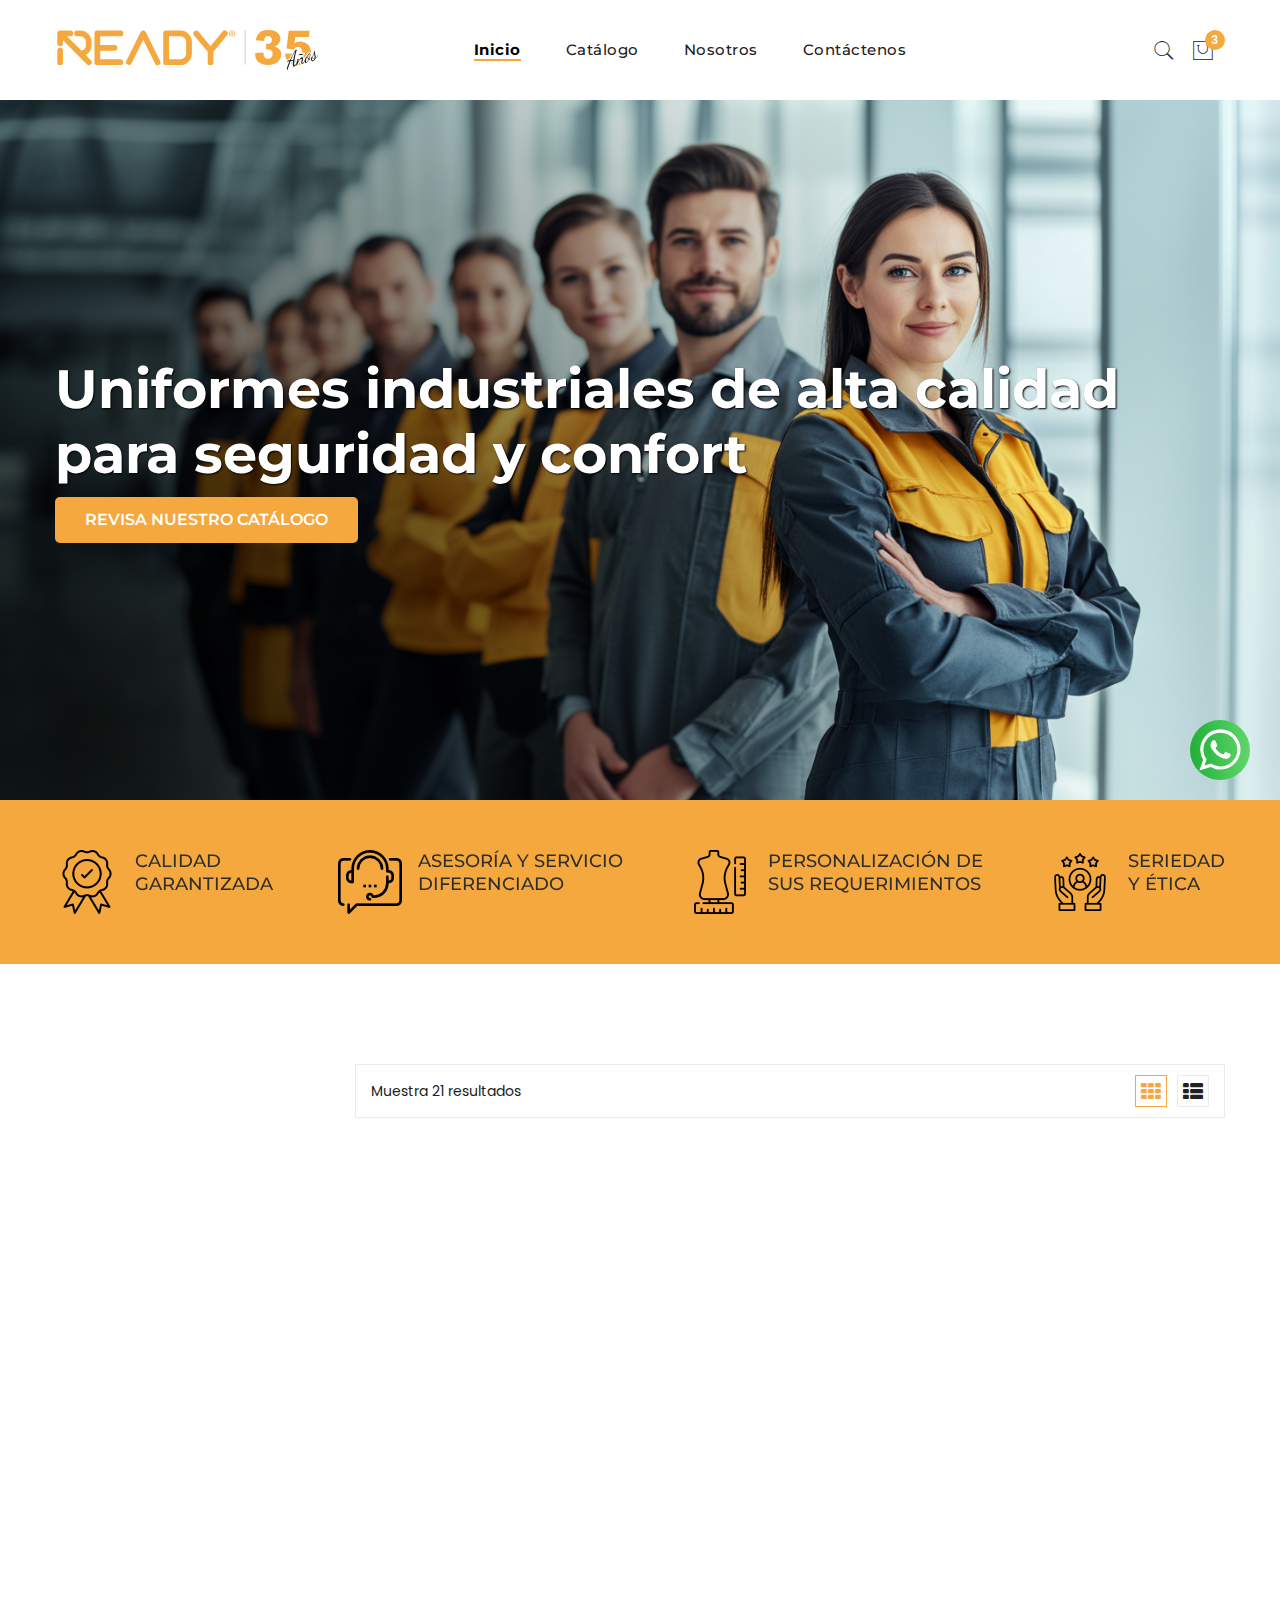
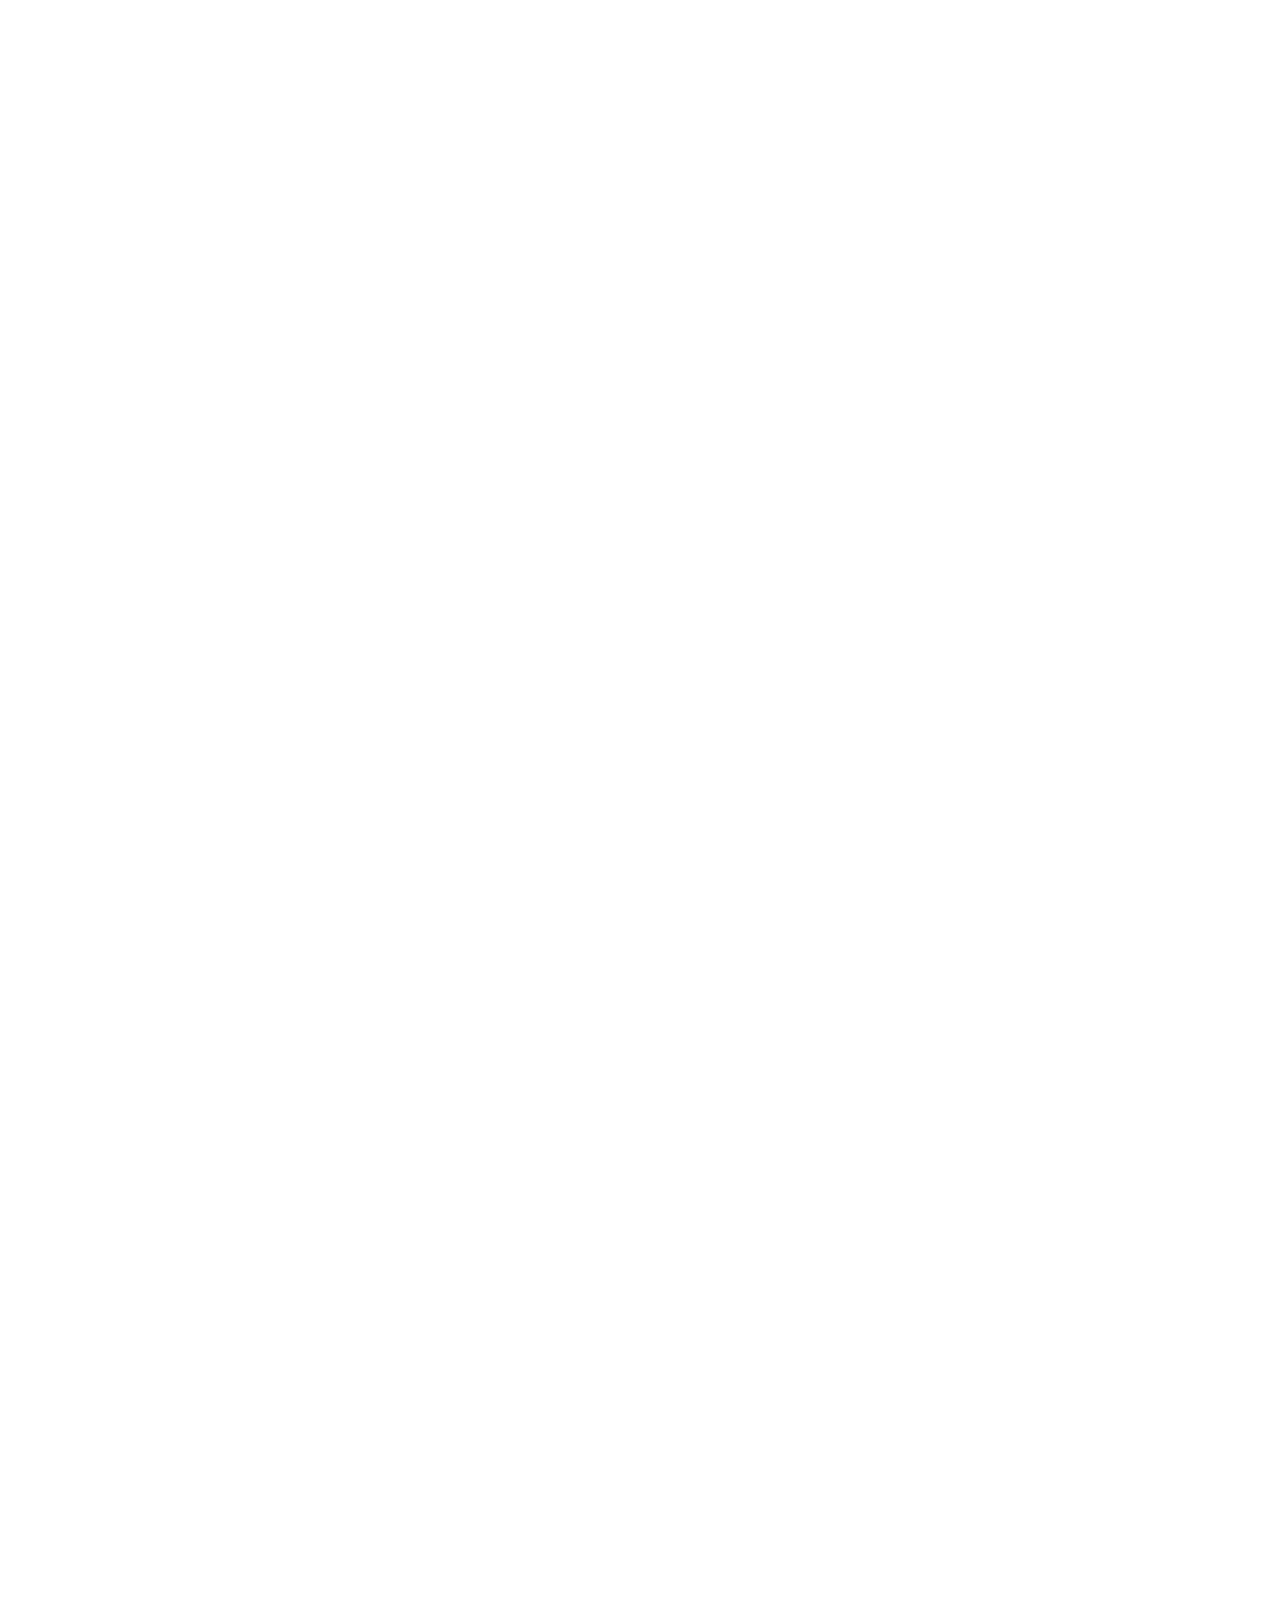
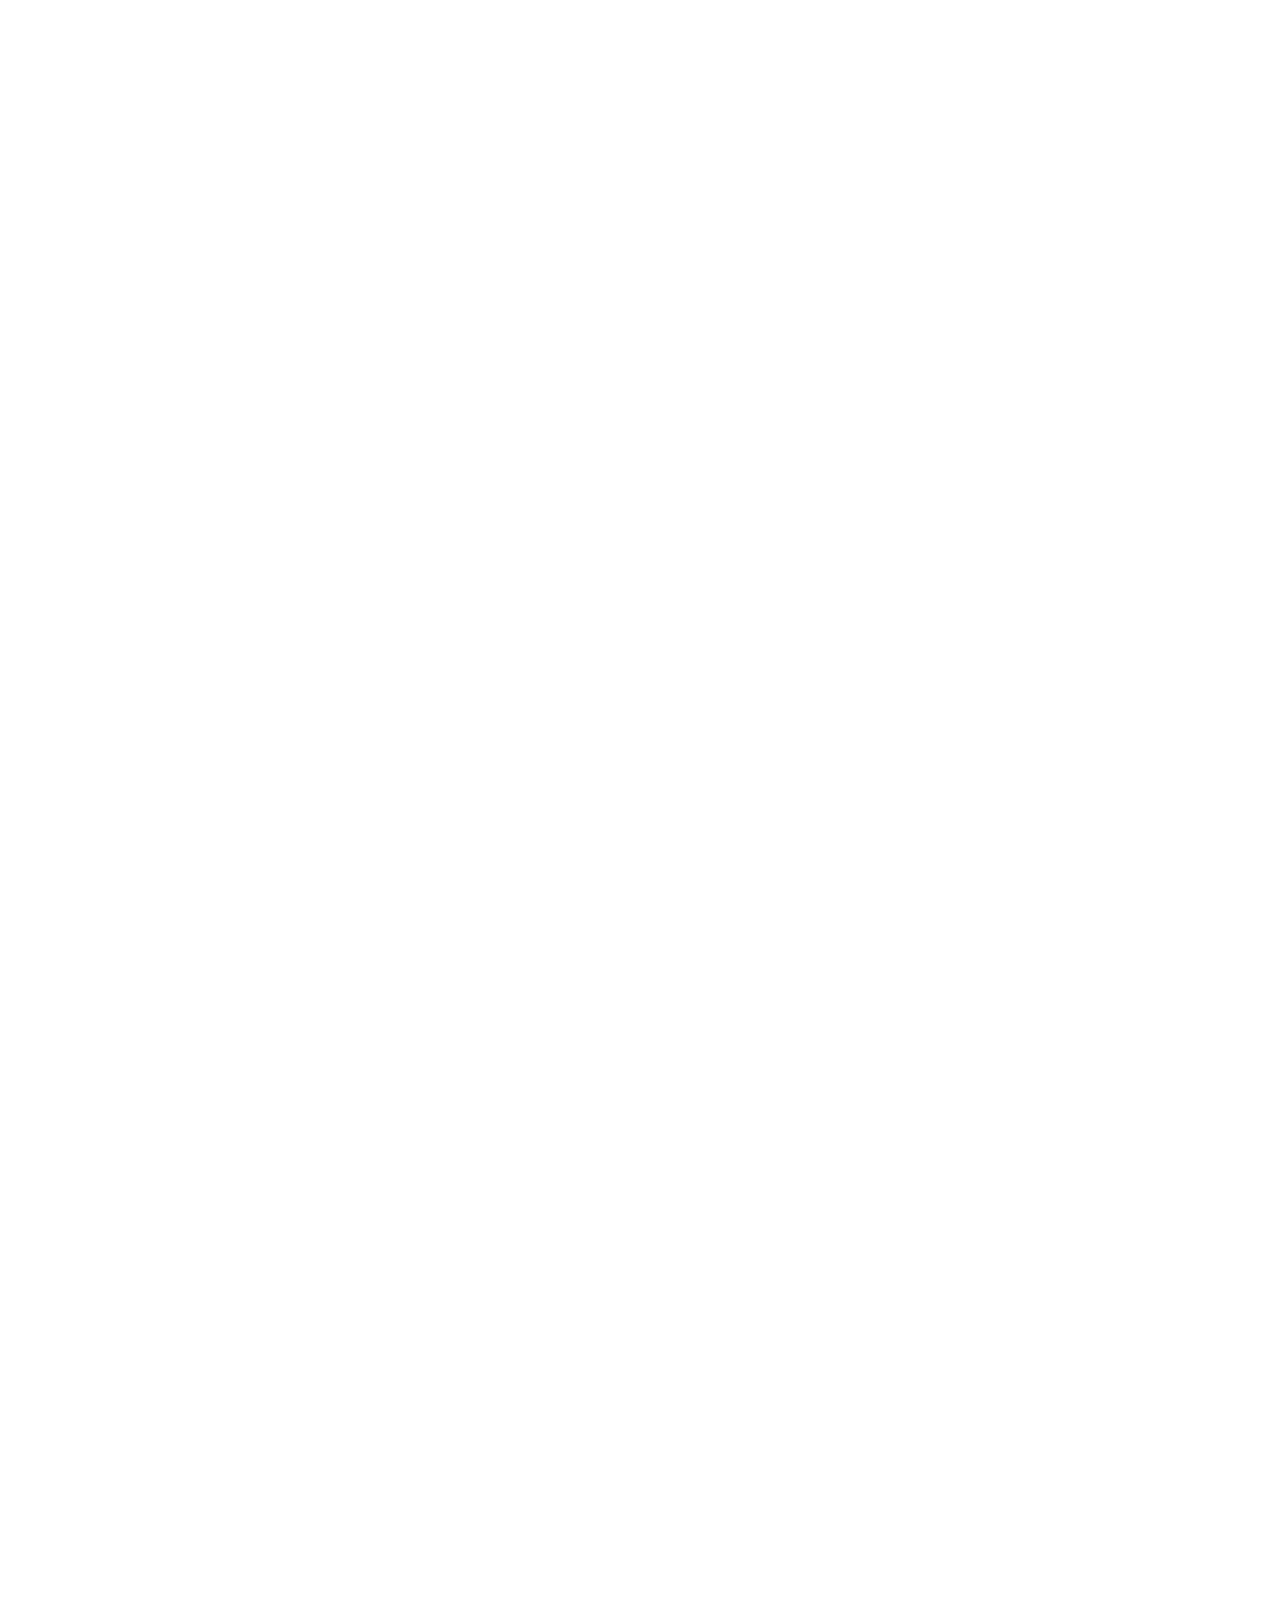
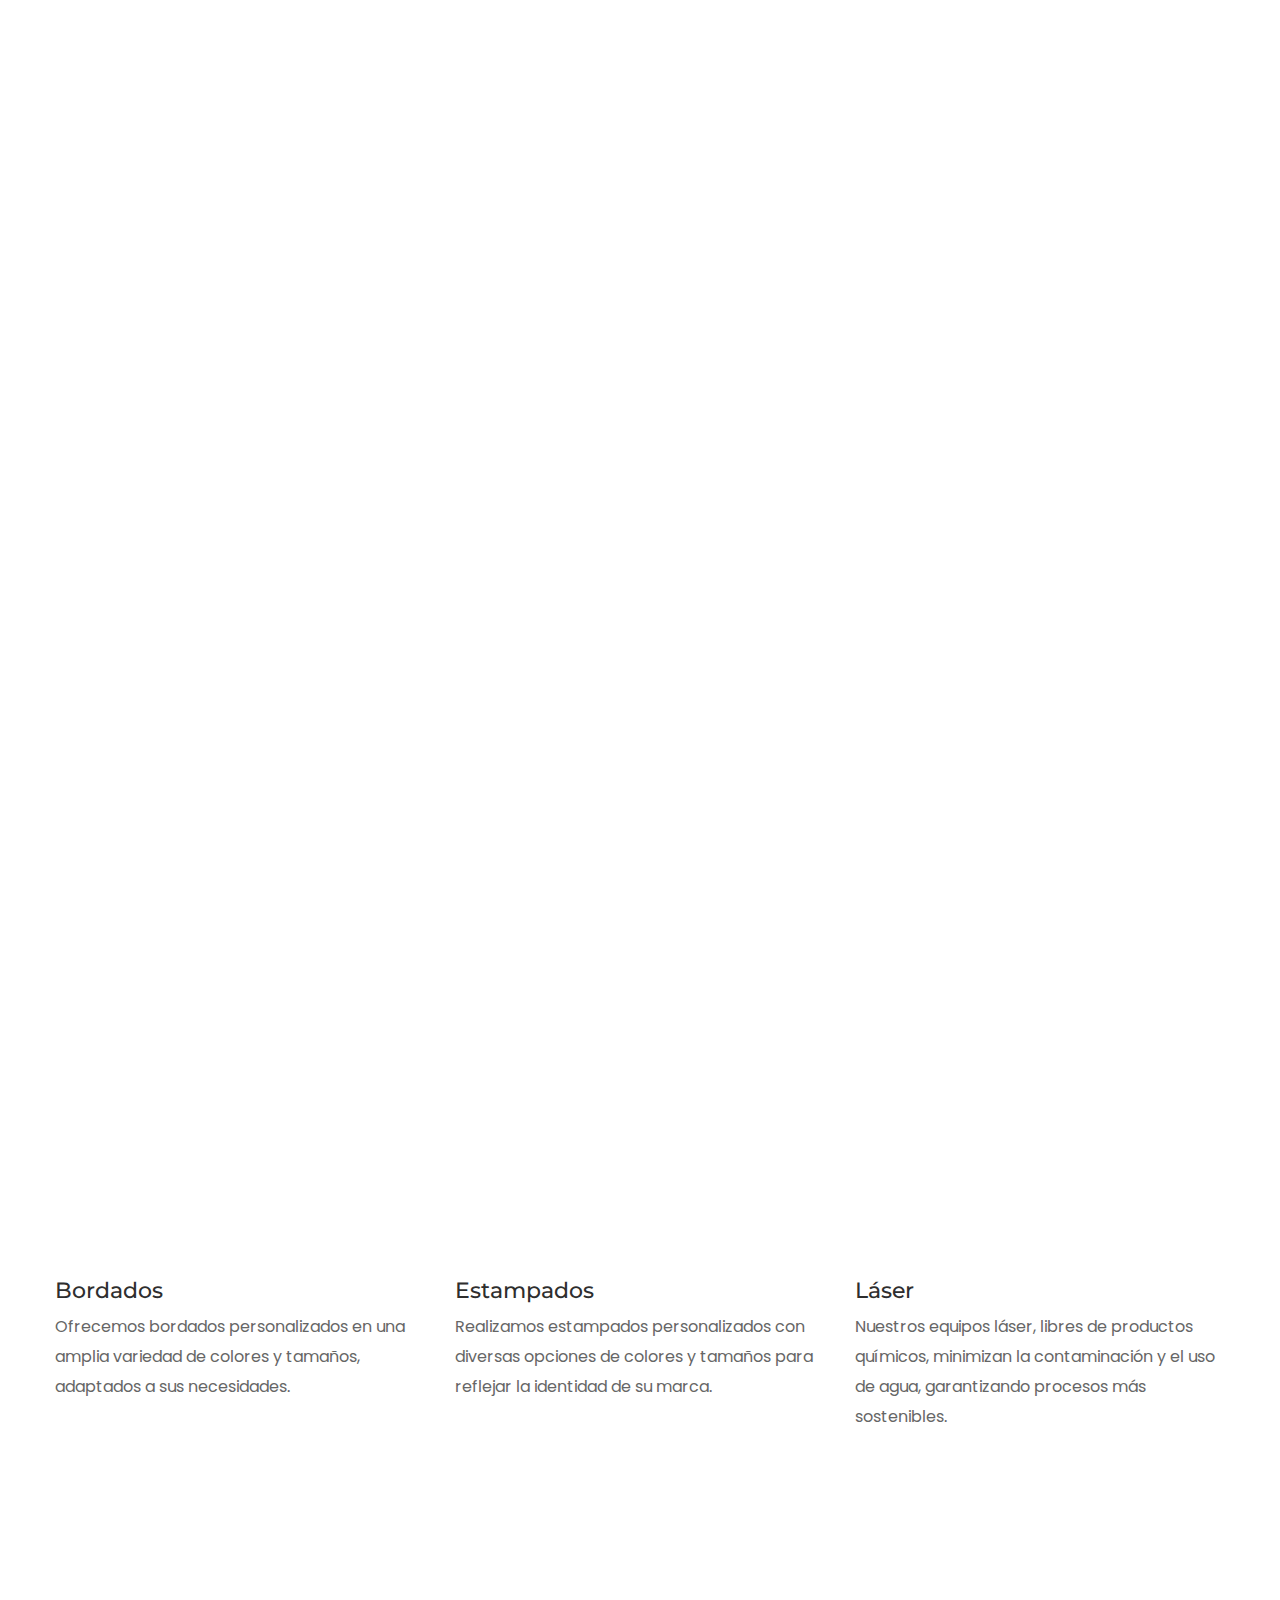
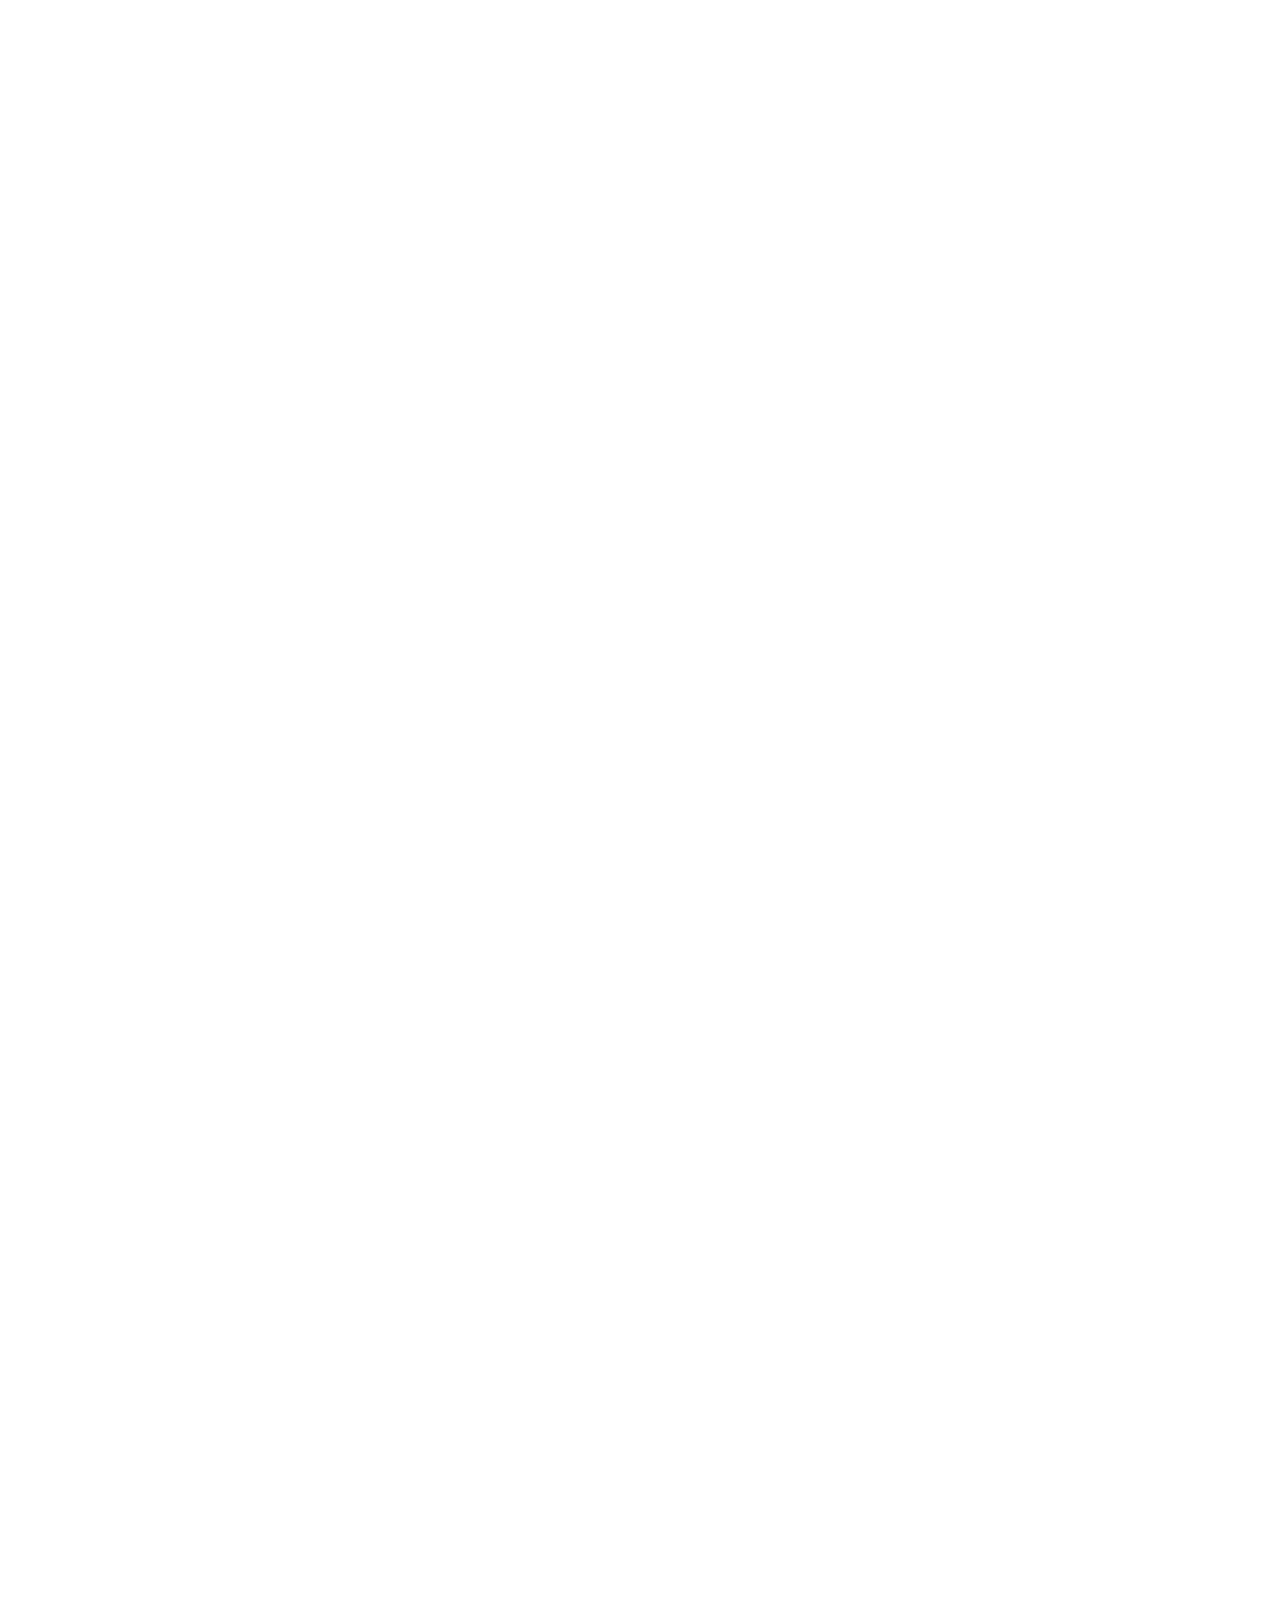
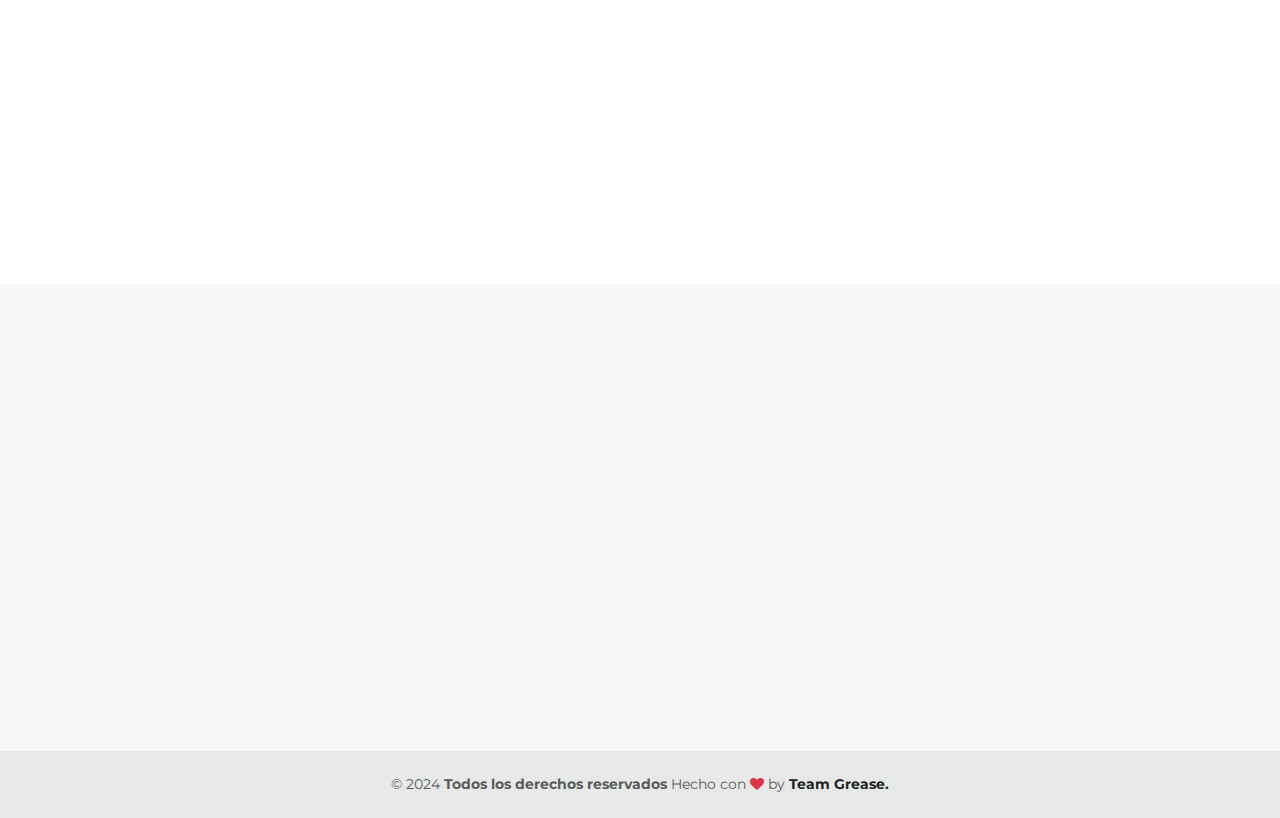
<file: index.html>
<!DOCTYPE html>
<html lang="es">

    <head>
        <meta charset="UTF-8" />
        <meta name="viewport" content="width=device-width, initial-scale=1.0" />
        <meta name="description" content="Descubre la variedad de uniformes industriales y corporativos diseñados para la seguridad y el confort de los profesionales en todas las industrias. Ready, líderes en Ecuador.">
        <meta name="keywords" content="uniformes industriales, uniformes corporativos, ropa de trabajo, uniformes personalizados, Ecuador, ropa de seguridad, confort en uniformes">
        <title>Uniformes Industriales y Corporativos de Alta Calidad | Ready Ecuador</title>
        <link rel="shortcut icon" href="assets/images/favicon.ico">
        <!-- Etiquetas  Open Graph -->
        <meta property="og:title" content="Bienvenido a Ready - Uniformes que mueven al mundo" />
        <meta property="og:description" content="En Ready ofrecemos uniformes industriales y corporativos de alta calidad para seguridad y confort. ¡Explora nuestra línea de productos ahora!" />
        <meta property="og:image" content="assets/images/slider/Ready-uniformes-administrativos-ecuador.png" />

        <!-- Vendor CSS (Icon Font) -->
        <link rel="stylesheet" href="assets/css/vendor/fontawesome.min.css">
        <link rel="stylesheet" href="assets/css/vendor/pe-icon-7-stroke.min.css">


        <!-- Plugins CSS (All Plugins Files) -->

        <link rel="stylesheet" href="assets/css/plugins/swiper-bundle.min.css" />
        <link rel="stylesheet" href="assets/css/plugins/animate.min.css" />
        <link rel="stylesheet" href="assets/css/plugins/aos.min.css" />
        <link rel="stylesheet" href="assets/css/plugins/nice-select.min.css" />
        <link rel="stylesheet" href="assets/css/plugins/jquery-ui.min.css" />
        <link rel="stylesheet" href="assets/css/plugins/lightgallery.min.css" />

        <link rel="stylesheet" href="assets/css/style.css" />        

    </head>

    <body>
        <div class="header section">
            <!-- Header Bottom Start -->
            <div class="header-bottom">
                <div class="header-sticky">
                    <div class="container">
                        <div class="row align-items-center">

                            <!-- Header Logo Start -->
                            <div class="col-xl-3 col-7">
                                <div class="header-logo">
                                    <a href="index.html"><img src="assets/images/logo/Logo-Ready-30-gold.svg" alt="READY" /></a>
                                </div>
                            </div>
                            <!-- Header Logo End -->

                            <!-- Header Menu Start -->
                            <div class="col-xl-7 d-none d-xl-block">
                                <div class="main-menu position-relative">
                                    <ul>
                                        <li><a href="index.html" class="active"> <span>Inicio</span></a></li>
                                        <li><a href="shop-list-left-sidebar.html"> <span>Catálogo</span></a></li>
                                        <li><a href="about.html"> <span>Nosotros</span></a></li>

                                        <!-- <li><a href="blog.html"> <span>Blog</span></a></li>-->
                                        <li><a href="contact.html"> <span>Contáctenos</span></a></li>                                   
                                    </ul>
                                </div>
                            </div>
                            <!-- Header Menu End -->

                            <!-- Header Action Start -->
                            <div class="col-xl-2 col-5">
                                <div class="header-actions">

                                    <!-- Search Header Action Button Start -->
                                    <a href="javascript:void(0)" class="header-action-btn header-action-btn-search"><i class="pe-7s-search"></i></a>
                                    <!-- Search Header Action Button End -->                                  
                                    <!-- Shopping Cart Header Action Button Start -->
                                    <a href="javascript:void(0)" class="header-action-btn header-action-btn-cart">
                                        <i class="pe-7s-shopbag"></i>
                                        <span class="header-action-num">3</span>
                                    </a>
                                    <!-- Shopping Cart Header Action Button End -->

                                    <!-- Mobile Menu Hambarger Action Button Start -->
                                    <a href="javascript:void(0)" class="header-action-btn header-action-btn-menu d-xl-none d-lg-block">
                                        <i class="fa fa-bars"></i>
                                    </a>
                                    <!-- Mobile Menu Hambarger Action Button End -->

                                </div>
                            </div>
                            <!-- Header Action End -->

                        </div>
                    </div>
                </div>
            </div>
            <!-- Header Bottom End -->

            <!-- Mobile Menu Start -->
            <div class="mobile-menu-wrapper">
                <div class="offcanvas-overlay"></div>

                <!-- Mobile Menu Inner Start -->
                <div class="mobile-menu-inner">

                    <!-- Button Close Start -->
                    <div class="offcanvas-btn-close">
                        <i class="pe-7s-close"></i>
                    </div>
                    <!-- Button Close End -->

                    <!-- Mobile Menu Start -->
                    <div class="mobile-navigation">
                        <nav>
                            <ul class="mobile-menu">
                                <li><a href="index.html"> <span>Inicio</span></a></li>
                                <li><a href="shop-list-left-sidebar.html"> <span>Catálogo</span></a></li>
                                <li><a href="about.html"> <span>Nosotros</span></a></li>

                                <!-- <li><a href="blog.html"> <span>Blog</span></a></li>-->
                                <li><a href="contact.html"> <span>Contáctenos</span></a></li>    
                            </ul>
                        </nav>
                    </div>
                    <!-- Mobile Menu End -->


                    <!-- Contact Links/Social Links Start -->
                    <div class="mt-auto">

                        <!-- Contact Links Start -->
                        <ul class="contact-links">
                            <li><i class="fa fa-phone"></i><a href="#">UIO (593-2) 3825 520</a></li>
                            <li><i class="fa fa-phone"></i><a href="#">GYE (593-4) 2680 116</a></li>
                            <li><i class="fa fa-envelope-o"></i><a href="#"> ventasuniformes@royaltext.com.ec</a></li>
                        </ul>
                        <!-- Contact Links End -->

                        <!-- Social Widget Start -->
                        <div class="widget-social">                           
                            <a title="Linkedin" href="https://www.linkedin.com/company/royaltexec/"><i class="fa fa-linkedin"></i></a>                           
                        </div>
                        <!-- Social Widget Ende -->
                    </div>
                    <!-- Contact Links/Social Links End -->
                </div>
                <!-- Mobile Menu Inner End -->
            </div>
            <!-- Mobile Menu End -->

            <!-- Offcanvas Search Start -->
            <div class="offcanvas-search">
                <div class="offcanvas-search-inner">

                    <!-- Button Close Start -->
                    <div class="offcanvas-btn-close">
                        <i class="pe-7s-close"></i>
                    </div>
                    <!-- Button Close End -->

                    <!-- Offcanvas Search Form Start -->
                    <form class="offcanvas-search-form" action="#">
                        <input type="text" placeholder="Buscar..." class="offcanvas-search-input">
                    </form>
                    <!-- Offcanvas Search Form End -->

                </div>
            </div>
            <!-- Offcanvas Search End -->

            <!-- Cart Offcanvas Start -->
            <div class="cart-offcanvas-wrapper">
                <div class="offcanvas-overlay"></div>

                <!-- Cart Offcanvas Inner Start -->
                <div class="cart-offcanvas-inner">

                    <!-- Button Close Start -->
                    <div class="offcanvas-btn-close">
                        <i class="pe-7s-close"></i>
                    </div>
                    <!-- Button Close End -->

                    <!-- Offcanvas Cart Content Start -->
                    <div class="offcanvas-cart-content">
                        <!-- Offcanvas Cart Title Start -->
                        <h2 class="offcanvas-cart-title mb-10">Cotizador</h2>
                        <!-- Offcanvas Cart Title End -->

                        <!-- Cart Product/Price Start -->
                        <div class="cart-product-wrapper mb-6">

                            <!-- Single Cart Product Start -->
                            <div class="single-cart-product">
                                <div class="cart-product-thumb">
                                    <a href="single-product-traje.html"><img src="assets/images/products/banco/traje-formal-1.png" alt="Cart Product"></a>
                                </div>
                                <div class="cart-product-content">
                                    <h3 class="title"><a href="single-product.html">Traje formal</a></h3>                                   
                                </div>
                            </div>
                            <!-- Single Cart Product End -->

                            <!-- Product Remove Start -->
                            <div class="cart-product-remove">
                                <a href="#"><i class="fa fa-trash"></i></a>
                            </div>
                            <!-- Product Remove End -->

                        </div>
                        <div class="cart-product-wrapper mb-6">

                            <!-- Single Cart Product Start -->
                            <div class="single-cart-product">
                                <div class="cart-product-thumb">
                                    <a href="single-product.html"><img src="assets/images/products/SWEATERS.png" alt="Cart Product"></a>
                                </div>
                                <div class="cart-product-content">
                                    <h3 class="title"><a href="single-product.html">SWEATER</a></h3>                                   
                                </div>
                            </div>
                            <!-- Single Cart Product End -->

                            <!-- Product Remove Start -->
                            <div class="cart-product-remove">
                                <a href="#"><i class="fa fa-trash"></i></a>
                            </div>
                            <!-- Product Remove End -->

                        </div>
                        <!-- Cart Product/Price End -->                       

                        <!-- Cart Product/Price Start -->
                        <div class="cart-product-wrapper mb-6">

                            <!-- Single Cart Product Start -->
                            <div class="single-cart-product">
                                <div class="cart-product-thumb">
                                    <a href="single-product.html"><img src="assets/images/products/overol-rojo.png" alt="Cart Product"></a>
                                </div>
                                <div class="cart-product-content">
                                    <h3 class="title"><a href="single-product.html">OVEROL</a></h3>                                   
                                </div>
                            </div>
                            <!-- Single Cart Product End -->

                            <!-- Product Remove Start -->
                            <div class="cart-product-remove">
                                <a href="#"><i class="fa fa-trash"></i></a>
                            </div>
                            <!-- Product Remove End -->

                        </div>
                        <!-- Cart Product/Price End -->

                        <!-- Cart Product Total Start -->
                        <!--<div class="cart-product-total">
                            <span class="value">Subtotal</span>
                            <span class="price">220$</span>
                        </div>-->
                        <!-- Cart Product Total End -->

                        <!-- Cart Product Button Start -->
                        <div class="cart-product-btn mt-4">
                            <!-- <a href="#" class="btn btn-dark btn-hover-primary rounded-0 w-100">View cart</a>-->
                            <a href="#" class="btn btn-dark btn-hover-primary rounded-0 w-100 mt-4">Cotizar</a>
                        </div>
                        <!-- Cart Product Button End -->

                    </div>
                    <!-- Offcanvas Cart Content End -->

                </div>
                <!-- Cart Offcanvas Inner End -->
            </div>
            <!-- Cart Offcanvas End -->

        </div>


        <!-- Hero/Intro Slider Start -->
        <div class="section">
            <div class="hero-slider">
                <div class="swiper-container">
                    <div class="swiper-wrapper">

                        <!-- Hero Slider Item Start -->
                        <div class="hero-slide-item swiper-slide">
                            <!-- Hero Slider Bg Image Start -->
                            <div class="hero-slide-bg">
                                <img src="assets/images/slider/Ready-uniformes.png" alt="Slider Image" />
                            </div>
                            <!-- Hero Slider Bg image End -->

                            <!-- Hero Slider Content Start -->
                            <div class="container">
                                <div class="hero-slide-content">
                                    <h2 class="title text-white" style="text-shadow: 1px 1px 2px black;">
                                        Uniformes industriales de alta calidad para seguridad y confort <br />
                                    </h2>
                                    <!--<p>Revisa nuestras tendencias</p>-->
                                    <a href="shop-list-left-sidebar.html" class="btn btn-lg btn-primary btn-hover-dark">REVISA NUESTRO CATÁLOGO</a>
                                </div>
                            </div>
                            <!-- Hero Slider Content End -->
                        </div>
                        <!-- Hero Slider Item End -->

                        <!-- Hero Slider Item Start -->
                        <div class="hero-slide-item swiper-slide">

                            <!-- Hero Slider Bg Image Start -->
                            <div class="hero-slide-bg">
                                <img src="assets/images/slider/Ready-uniformes-administrativos-ecuador.png" alt="Slider Image" />
                            </div>
                            <!-- Hero Slider Bg Image End -->

                            <!-- Hero Slider Content Start -->
                            <div class="container" style="padding-top: 100px">
                                <div class="hero-slide-content">
                                    <h2 class="title text-white" style="text-shadow: 1px 1px 2px black;">
                                        Equipamos a los profesionales <br />
                                        que mueven el país
                                    </h2>
                                    <!--<p>Revisa nuestras tendencias</p>-->
                                    <a href="shop-list-left-sidebar.html" class="btn btn-lg btn-primary btn-hover-dark">REVISA NUESTRO CATÁLOGO</a>
                                </div>
                            </div>
                            <!-- Hero Slider Content End -->

                        </div>
                        <!-- Hero Slider Item End -->

                    </div>

                    <!-- Swiper Pagination Start -->
                    <div class="swiper-pagination d-md-none"></div>
                    <!-- Swiper Pagination End -->

                    <!-- Swiper Navigation Start -->
                    <div class="home-slider-prev swiper-button-prev main-slider-nav d-md-flex d-none"><i class="pe-7s-angle-left"></i></div>
                    <div class="home-slider-next swiper-button-next main-slider-nav d-md-flex d-none"><i class="pe-7s-angle-right"></i></div>
                    <!-- Swiper Navigation End -->

                </div>
            </div>
        </div>
        <!-- Hero/Intro Slider End -->


        <!-- Feature Section Start -->
        <div class="section franjaAmarilla">
            <div class="container">
                <div class="feature-wrap">
                    <div class="row row-cols-lg-4 row-cols-xl-auto row-cols-sm-2 row-cols-1 justify-content-between mb-n5">
                        <!-- Feature Start -->
                        <div class="col mb-5" data-aos="fade-up" data-aos-delay="300">
                            <div class="feature">
                                <div class="icon text-primary align-self-center">
                                    <img src="assets/images/icons/003-control-de-calidad.png" alt="Feature Icon">
                                </div>
                                <div class="content">
                                    <h5 class="title">Calidad<br/>Garantizada</h5>
                                </div>
                            </div>
                        </div>
                        <!-- Feature End -->

                        <!-- Feature Start -->
                        <div class="col mb-5" data-aos="fade-up" data-aos-delay="500">
                            <div class="feature">
                                <div class="icon text-primary align-self-center">
                                    <img src="assets/images/icons/002-consultante.png" alt="Feature Icon">
                                </div>
                                <div class="content">
                                    <h5 class="title"> Asesoría y Servicio<br/> diferenciado</h5>
                                </div>
                            </div>
                        </div>
                        <!-- Feature End -->
                        <!-- Feature Start -->
                        <div class="col mb-5" data-aos="fade-up" data-aos-delay="700">
                            <div class="feature">
                                <div class="icon text-primary align-self-center">
                                    <img src="assets/images/icons/001-maniqu.png" alt="Feature Icon">
                                </div>
                                <div class="content">
                                    <h5 class="title">Personalización de<br/> sus requerimientos</h5>
                                </div>
                            </div>
                        </div>
                        <!-- Feature End -->

                        <!-- Feature Start -->
                        <div class="col mb-5" data-aos="fade-up" data-aos-delay="900">
                            <div class="feature">
                                <div class="icon text-primary align-self-center">
                                    <img src="assets/images/icons/004-cliente.png" alt="Feature Icon">
                                </div>
                                <div class="content">
                                    <h5 class="title"> Seriedad <br/>y ética</h5>
                                </div>
                            </div>
                        </div>
                        <!-- Feature End -->
                    </div>
                </div>
            </div>
        </div>
        <!-- Feature Section End -->

        <!-- Shop Section Start -->
        <div class="section section-margin">
            <div class="container">
                <div class="row flex-row-reverse">
                    <div class="col-lg-9 col-12 col-custom">

                        <!--shop toolbar start-->
                        <div class="shop_toolbar_wrapper flex-column flex-md-row mb-10">

                            <!-- Shop Top Bar Left start -->
                            <div class="shop-top-bar-left mb-md-0 mb-2">
                                <div class="shop-top-show">
                                    <span>Muestra 21 resultados</span>
                                </div>
                            </div>
                            <!-- Shop Top Bar Left end -->

                            <!-- Shopt Top Bar Right Start -->
                            <div class="shop-top-bar-right">
                                <div class="shop_toolbar_btn">
                                    <button data-role="grid_3" type="button" class="active btn-grid-4" title="Grid"><i class="fa fa-th"></i></button>
                                    <button data-role="grid_list" type="button" class="btn-list" title="List"><i class="fa fa-th-list"></i></button>
                                </div>
                            </div>
                            <!-- Shopt Top Bar Right End -->

                        </div>
                        <!--shop toolbar end-->

                       <!-- Shop Wrapper Start -->
                        <div class="row shop_wrapper grid_3">
                            <!-- Banco uniformes inicio -------------------------------->
                            <div class="col-lg-4 col-md-4 col-sm-6 product" data-aos="fade-up" data-aos-delay="200">
                                <div class="product-inner">
                                    <div class="thumb">
                                        <a href="single-product-traje.html" class="image">
                                            <img class="first-image" src="assets/images/products/banco/traje-formal-1.png" alt="Product" />
                                            <img class="second-image" src="assets/images/products/banco/traje-formal-2.png" alt="Product" />
                                        </a>
                                        <div class="actions">

                                            <a href="#" title="Quickview" class="action quickview" data-bs-toggle="modal" data-bs-target="#exampleModalTraje"><i class="pe-7s-search"></i></a>                                       
                                        </div>
                                    </div>
                                    <div class="content">                          
                                        <h5 class="title"><a href="single-product-traje.html">Traje formal 1</a></h5>                                    
                                        <p> SERVICIO AL CLIENTE MASCULINO TRAJE FORMAL 1
                                    TRAJE FORMAL: CHAQUETA CUELLO SASTRE CON DETALLES DE PESPUNTES EN CONTRASTE EN LA SOLAPA EXTERNA, BOLSILLOS VIVIADOS CON TAPETAS, ABERTURAS EN LA PARTE POSTERIOR. PANTALON CON BOLSILLOS DIAGONALES DELANTEROS, BOLSILLOS POSTERIORES CON PRESILLAS Y BOTON, DETALLE EN PRETINA POSTERIOR</p>                                                
                                        <div class="shop-list-btn">

                                            <button class="btn btn-sm btn-outline-dark btn-hover-primary" title="Add To Cart">Añadir al cotizador</button>
                                        </div>
                                    </div>
                                </div>
                            </div>
                            <div class="col-lg-4 col-md-4 col-sm-6 product" data-aos="fade-up" data-aos-delay="200">
                                <div class="product-inner">
                                    <div class="thumb">
                                        <a href="single-product-traje.html" class="image">
                                            <img class="first-image" src="assets/images/products/banco/traje2-formal-1.png" alt="Product" />
                                            <img class="second-image" src="assets/images/products/banco/traje2-formal-2.png" alt="Product" />
                                        </a>
                                        <div class="actions">

                                            <a href="#" title="Quickview" class="action quickview" data-bs-toggle="modal" data-bs-target="#exampleModalCenter"><i class="pe-7s-search"></i></a>                                       
                                        </div>
                                    </div>
                                    <div class="content">                          
                                        <h5 class="title"><a href="single-product.html">Traje formal 2</a></h5>                                    
                                        <p> TRAJE FORMAL: CHAQUETA CUELLO SASTRE CON DETALLE DECORATIVO EN CONTRASTE EN EL BORDE DEL CUELLO, BOLSILLOS VIVIADOS DELANTEROS.
                                        PANTALON CON BOLSILLOS LATERALES DELANTEROS, BOLSILLOS POSTERIORES CDE 1 PIEZA.</p>                                                
                                        <div class="shop-list-btn">

                                            <button class="btn btn-sm btn-outline-dark btn-hover-primary" title="Add To Cart">Añadir al cotizador</button>
                                        </div>
                                    </div>
                                </div>
                            </div>
                            <div class="col-lg-4 col-md-4 col-sm-6 product" data-aos="fade-up" data-aos-delay="200">
                                <div class="product-inner">
                                    <div class="thumb">
                                        <a href="single-product.html" class="image">
                                            <img class="first-image" src="assets/images/products/banco/chalecoH2-1.png" alt="Product" />
                                            <img class="second-image" src="assets/images/products/banco/chalecoH2-2.png" alt="Product" />
                                        </a>
                                        <div class="actions">

                                            <a href="#" title="Quickview" class="action quickview" data-bs-toggle="modal" data-bs-target="#exampleModalCenter"><i class="pe-7s-search"></i></a>                                       
                                        </div>
                                    </div>
                                    <div class="content">                          
                                        <h5 class="title"><a href="single-product.html">Chaleco fit regular</a></h5>                                    
                                        <p>CHALECO FIT REGULAR CUERPO CAPITONADO, BOLSILLOS DIAGONALES CON CREMALLERA NO VISTA Y EXTREMOS EN COMBINACION AMARILLO, BROCHES METALICOS EN EL CENTRO FRENTE DLANTERO, DETALLE DE FAJA TEJIDA FONDO GRIS CON COLORES INSTITUCIONALES EN EL CUELLO. BORDADO INSTITUCIONAL EN EL PECHO.</p>                                                
                                        <div class="shop-list-btn">

                                            <button class="btn btn-sm btn-outline-dark btn-hover-primary" title="Add To Cart">Añadir al cotizador</button>
                                        </div>
                                    </div>
                                </div>
                            </div>
                            <div class="col-lg-4 col-md-4 col-sm-6 product" data-aos="fade-up" data-aos-delay="200">
                                <div class="product-inner">
                                    <div class="thumb">
                                        <a href="single-product.html" class="image">
                                            <img class="first-image" src="assets/images/products/banco/chalecoH1-1.png" alt="Product" />
                                            <img class="second-image" src="assets/images/products/banco/chalecoH1-2.png" alt="Product" />
                                        </a>
                                        <div class="actions">

                                            <a href="#" title="Quickview" class="action quickview" data-bs-toggle="modal" data-bs-target="#exampleModalCenter"><i class="pe-7s-search"></i></a>                                       
                                        </div>
                                    </div>
                                    <div class="content">                          
                                        <h5 class="title"><a href="single-product.html">Chaleco fit regular 2</a></h5>                                    
                                        <p>CHALECO FIT REGULAR, CUERPO CAPITONADO, BOLSILLOS DIAGONALES VIVIADOS 1 PIEZA CON DETALLE DE VIVO EN CONTRASTE, CIERRE NYLON EN EL CENTRO DELANTERO , COMBINACION (GRIS) EN TELA RIB PARA EL CUELLO INTERNO, ELASTICO REGULADOR EN EL BAJO , BORDADO INSTITUCIONAL.</p>                                                
                                        <div class="shop-list-btn">

                                            <button class="btn btn-sm btn-outline-dark btn-hover-primary" title="Add To Cart">Añadir al cotizador</button>
                                        </div>
                                    </div>
                                </div>
                            </div>
                            <div class="col-lg-4 col-md-4 col-sm-6 product" data-aos="fade-up" data-aos-delay="200">
                                <div class="product-inner">
                                    <div class="thumb">
                                        <a href="single-product.html" class="image">
                                            <img class="first-image" src="assets/images/products/banco/chompaH1-1.png" alt="Product" />
                                            <img class="second-image" src="assets/images/products/banco/chompaH1-2.png" alt="Product" />
                                        </a>
                                        <div class="actions">

                                            <a href="#" title="Quickview" class="action quickview" data-bs-toggle="modal" data-bs-target="#exampleModalCenter"><i class="pe-7s-search"></i></a>                                       
                                        </div>
                                    </div>
                                    <div class="content">                          
                                        <h5 class="title"><a href="single-product.html">Chompa 1</a></h5>                                    
                                        <p> CHOMPA CUERPO CAPITONEADO (ACOLCHADO) CUELLO SPORT, BROCHES EN CENTRO DELANTERO, BOLSILLOS VIVIADOS DE 1 PIEZA CON CREMALLERA OCULTA, Y MANGAS EN TONO CONTRASTE Y COMBINACION DE TEJIDO RIB.</p>                                                
                                        <div class="shop-list-btn">

                                            <button class="btn btn-sm btn-outline-dark btn-hover-primary" title="Add To Cart">Añadir al cotizador</button>
                                        </div>
                                    </div>
                                </div>
                            </div>
                            <div class="col-lg-4 col-md-4 col-sm-6 product" data-aos="fade-up" data-aos-delay="200">
                                <div class="product-inner">
                                    <div class="thumb">
                                        <a href="single-product.html" class="image">
                                            <img class="first-image" src="assets/images/products/banco/chaquetaH1-1.png" alt="Product" />
                                            <img class="second-image" src="assets/images/products/banco/chaquetaH1-2.png" alt="Product" />
                                        </a>
                                        <div class="actions">

                                            <a href="#" title="Quickview" class="action quickview" data-bs-toggle="modal" data-bs-target="#exampleModalCenter"><i class="pe-7s-search"></i></a>                                       
                                        </div>
                                    </div>
                                    <div class="content">                          
                                        <h5 class="title"><a href="single-product.html">Chaqueta 1</a></h5>                                    
                                        <p>  UNIFORME AREA DE SOPORTE CHAQUETA 1
CHAQUETA TIPO VARSITY, FIT REGULAR, BOLSILLOS VIVIADOS 1 PIEZA CON BROCHES, BROCHES EN CENTRO FRENTE DELANTERO, FAJA TEJIDA EN CUELLO PUÑOS Y RUEDO, BORDADO INSTITUCIO- NAL EN EL PECHO.</p>                                                
                                        <div class="shop-list-btn">

                                            <button class="btn btn-sm btn-outline-dark btn-hover-primary" title="Add To Cart">Añadir al cotizador</button>
                                        </div>
                                    </div>
                                </div>
                            </div>
                            <!--Uniformes Mujer------------------->
                            <div class="col-lg-4 col-md-4 col-sm-6 product" data-aos="fade-up" data-aos-delay="200">
                                <div class="product-inner">
                                    <div class="thumb">
                                        <a href="single-product.html" class="image">
                                            <img class="first-image" src="assets/images/products/banco/chalecoF-1.png" alt="Product" />
                                            <img class="second-image" src="assets/images/products/banco/chalecoF-2.png" alt="Product" />
                                        </a>
                                        <div class="actions">

                                            <a href="#" title="Quickview" class="action quickview" data-bs-toggle="modal" data-bs-target="#exampleModalCenter"><i class="pe-7s-search"></i></a>                                       
                                        </div>
                                    </div>
                                    <div class="content">                          
                                        <h5 class="title"><a href="single-product.html">Chaleco 1</a></h5>                                    
                                        <p> </p>                                                
                                        <div class="shop-list-btn">

                                            <button class="btn btn-sm btn-outline-dark btn-hover-primary" title="Add To Cart">Añadir al cotizador</button>
                                        </div>
                                    </div>
                                </div>
                            </div>
                            <div class="col-lg-4 col-md-4 col-sm-6 product" data-aos="fade-up" data-aos-delay="200">
                                <div class="product-inner">
                                    <div class="thumb">
                                        <a href="single-product.html" class="image">
                                            <img class="first-image" src="assets/images/products/banco/trajeM1-formal-1.png" alt="Product" />
                                            <img class="second-image" src="assets/images/products/banco/trajeM1-formal-2.png" alt="Product" />
                                        </a>
                                        <div class="actions">

                                            <a href="#" title="Quickview" class="action quickview" data-bs-toggle="modal" data-bs-target="#exampleModalCenter"><i class="pe-7s-search"></i></a>                                       
                                        </div>
                                    </div>
                                    <div class="content">                          
                                        <h5 class="title"><a href="single-product.html">Traje formal 1</a></h5>                                    
                                        <p> </p>                                                
                                        <div class="shop-list-btn">

                                            <button class="btn btn-sm btn-outline-dark btn-hover-primary" title="Add To Cart">Añadir al cotizador</button>
                                        </div>
                                    </div>
                                </div>
                            </div>
                            <div class="col-lg-4 col-md-4 col-sm-6 product" data-aos="fade-up" data-aos-delay="200">
                                <div class="product-inner">
                                    <div class="thumb">
                                        <a href="single-product.html" class="image">
                                            <img class="first-image" src="assets/images/products/banco/chompaM1-1.png" alt="Product" />
                                            <img class="second-image" src="assets/images/products/banco/chompaM1-2.png" alt="Product" />
                                        </a>
                                        <div class="actions">

                                            <a href="#" title="Quickview" class="action quickview" data-bs-toggle="modal" data-bs-target="#exampleModalCenter"><i class="pe-7s-search"></i></a>                                       
                                        </div>
                                    </div>
                                    <div class="content">                          
                                        <h5 class="title"><a href="single-product.html">Chompa 1</a></h5>                                    
                                        <p> </p>                                                
                                        <div class="shop-list-btn">

                                            <button class="btn btn-sm btn-outline-dark btn-hover-primary" title="Add To Cart">Añadir al cotizador</button>
                                        </div>
                                    </div>
                                </div>
                            </div>
                            <div class="col-lg-4 col-md-4 col-sm-6 product" data-aos="fade-up" data-aos-delay="200">
                                <div class="product-inner">
                                    <div class="thumb">
                                        <a href="single-product.html" class="image">
                                            <img class="first-image" src="assets/images/products/banco/chompaM2-1.png" alt="Product" />
                                            <img class="second-image" src="assets/images/products/banco/chompaM2-2.png" alt="Product" />
                                        </a>
                                        <div class="actions">

                                            <a href="#" title="Quickview" class="action quickview" data-bs-toggle="modal" data-bs-target="#exampleModalCenter"><i class="pe-7s-search"></i></a>                                       
                                        </div>
                                    </div>
                                    <div class="content">                          
                                        <h5 class="title"><a href="single-product.html">Chompa 2</a></h5>                                    
                                        <p> </p>                                                
                                        <div class="shop-list-btn">

                                            <button class="btn btn-sm btn-outline-dark btn-hover-primary" title="Add To Cart">Añadir al cotizador</button>
                                        </div>
                                    </div>
                                </div>
                            </div>
                            <div class="col-lg-4 col-md-4 col-sm-6 product" data-aos="fade-up" data-aos-delay="200">
                                <div class="product-inner">
                                    <div class="thumb">
                                        <a href="single-product.html" class="image">
                                            <img class="first-image" src="assets/images/products/banco/chalecoM-1.png" alt="Product" />
                                            <img class="second-image" src="assets/images/products/banco/chalecoM-2.png" alt="Product" />
                                        </a>
                                        <div class="actions">

                                            <a href="#" title="Quickview" class="action quickview" data-bs-toggle="modal" data-bs-target="#exampleModalCenter"><i class="pe-7s-search"></i></a>                                       
                                        </div>
                                    </div>
                                    <div class="content">                          
                                        <h5 class="title"><a href="single-product.html">Chaleco 1</a></h5>                                    
                                        <p> </p>                                                
                                        <div class="shop-list-btn">

                                            <button class="btn btn-sm btn-outline-dark btn-hover-primary" title="Add To Cart">Añadir al cotizador</button>
                                        </div>
                                    </div>
                                </div>
                            </div>
                            <div class="col-lg-4 col-md-4 col-sm-6 product" data-aos="fade-up" data-aos-delay="200">
                                <div class="product-inner">
                                    <div class="thumb">
                                        <a href="single-product.html" class="image">
                                            <img class="first-image" src="assets/images/products/banco/chalecoM2-1.png" alt="Product" />
                                            <img class="second-image" src="assets/images/products/banco/chalecoM2-2.png" alt="Product" />
                                        </a>
                                        <div class="actions">

                                            <a href="#" title="Quickview" class="action quickview" data-bs-toggle="modal" data-bs-target="#exampleModalCenter"><i class="pe-7s-search"></i></a>                                       
                                        </div>
                                    </div>
                                    <div class="content">                          
                                        <h5 class="title"><a href="single-product.html">Chaleco 2</a></h5>                                    
                                        <p> </p>                                                
                                        <div class="shop-list-btn">

                                            <button class="btn btn-sm btn-outline-dark btn-hover-primary" title="Add To Cart">Añadir al cotizador</button>
                                        </div>
                                    </div>
                                </div>
                            </div>
                            <!-- Banco uniformes fin -------------------------------->
                            <!-- Single Product Start -->
                            <div class="col-lg-4 col-md-4 col-sm-6 product" data-aos="fade-up" data-aos-delay="200">
                                <div class="product-inner">
                                    <div class="thumb">
                                        <a href="single-product.html" class="image">
                                            <img class="first-image" src="assets/images/products/SWEATERS.png" alt="Product" />
                                            <img class="second-image" src="assets/images/products/SWEATERS.png" alt="Product" />
                                        </a>
                                        <div class="actions">

                                            <a href="#" title="Quickview" class="action quickview" data-bs-toggle="modal" data-bs-target="#exampleModalCenter"><i class="pe-7s-search"></i></a>                                       
                                        </div>
                                    </div>
                                    <div class="content">                          
                                        <h5 class="title"><a href="single-product.html">SWEATERS</a></h5>                                    
                                        <p>Modelo abierto o cerrado con cuello en V y redondo. Variedad de composiciones. Sweater de tejido suave. Variedad de modelos (fits), tallas y colores.</p>                                                
                                        <div class="shop-list-btn">

                                            <button class="btn btn-sm btn-outline-dark btn-hover-primary" title="Add To Cart">Añadir al cotizador</button>
                                        </div>
                                    </div>
                                </div>
                            </div>
                            <!-- Single Product End -->

                            <!-- Single Product Start -->
                            <div class="col-lg-4 col-md-4 col-sm-6 product" data-aos="fade-up" data-aos-delay="300">
                                <div class="product-inner">
                                    <div class="thumb">
                                        <a href="single-product-chaleco.html" class="image">
                                            <img class="first-image" src="assets/images/products/CHALECO.jpg" alt="Product" />
                                            <img class="second-image" src="assets/images/products/CHALECO.jpg" alt="Product" />
                                        </a>
                                        <div class="actions">

                                            <a href="#" title="Quickview" class="action quickview" data-bs-toggle="modal" data-bs-target="#exampleModalChaleco"><i class="pe-7s-search"></i></a>                                       
                                        </div>
                                    </div>
                                    <div class="content">                          
                                        <h5 class="title"><a href="single-product-chaleco.html">CHALECO</a></h5>                                    
                                        <p>Composición de telas: 100% algodón, 100% poliéster, polialgodón. Variedad de modelos (fits), tallas y colores. Bolsillos utilitarios.</p>                                                
                                        <div class="shop-list-btn">

                                            <button class="btn btn-sm btn-outline-dark btn-hover-primary" title="Add To Cart">Añadir al cotizador</button>
                                        </div>
                                    </div>
                                </div>
                            </div>
                            <!-- Single Product End -->
                            <!-- Single Product Start -->
                            <div class="col-lg-4 col-md-4 col-sm-6 product" data-aos="fade-up" data-aos-delay="300">
                                <div class="product-inner">
                                    <div class="thumb">
                                        <a href="single-product-overol.html" class="image">
                                            <img class="first-image" src="assets/images/products/overol-gris.png" alt="Product" />
                                            <img class="second-image" src="assets/images/products/overol-rojo.png" alt="Product" />
                                        </a>
                                        <div class="actions">

                                            <a href="#" title="Quickview" class="action quickview" data-bs-toggle="modal" data-bs-target="#exampleModalOverol"><i class="pe-7s-search"></i></a>                                       
                                        </div>
                                    </div>
                                    <div class="content">                          
                                        <h5 class="title"><a href="single-product-overol.html">OVEROL</a></h5>                                    
                                        <p>Variedad de telas (algodón, polialgodón, jersey, lycra), tallas y colores. Cierre doble vía. Bolsillos laterales. Puños y bastas ajustables. Bolsillos utilitarios.</p>                                                
                                        <div class="shop-list-btn">

                                            <button class="btn btn-sm btn-outline-dark btn-hover-primary" title="Add To Cart">Añadir al cotizador</button>
                                        </div>
                                    </div>
                                </div>
                            </div>
                            <!-- Single Product End -->

                            <!-- Single Product Start -->
                            <div class="col-lg-4 col-md-4 col-sm-6 product" data-aos="fade-up" data-aos-delay="300">
                                <div class="product-inner">
                                    <div class="thumb">
                                        <a href="single-product-overol.html" class="image">
                                            <img class="first-image" src="assets/images/products/chompa.png" alt="Product" />
                                            <img class="second-image" src="assets/images/products/chompa.png" alt="Product" />
                                        </a>
                                        <div class="actions">

                                            <a href="#" title="Quickview" class="action quickview" data-bs-toggle="modal" data-bs-target="#exampleModalCenter"><i class="pe-7s-search"></i></a>                                       
                                        </div>
                                    </div>
                                    <div class="content">                          
                                        <h5 class="title"><a href="single-product-overol.html">CHOMPA</a></h5>                                    
                                        <p>Composición de telas: 100% algodón, 100% poliéster, polialgodón. Variedad de modelos (fits), tallas y colores. Bolsillos utilitarios.</p>                                                
                                        <div class="shop-list-btn">

                                            <button class="btn btn-sm btn-outline-dark btn-hover-primary" title="Add To Cart">Añadir al cotizador</button>
                                        </div>
                                    </div>
                                </div>
                            </div>
                            <!-- Single Product End -->

                            <!-- Single Product Start -->
                            <div class="col-lg-4 col-md-4 col-sm-6 product" data-aos="fade-up" data-aos-delay="300">
                                <div class="product-inner">
                                    <div class="thumb">
                                        <a href="single-product.html" class="image">
                                            <img class="first-image" src="assets/images/products/blusa.png" alt="Product" />
                                            <img class="second-image" src="assets/images/products/blusa.png" alt="Product" />
                                        </a>
                                        <div class="actions">

                                            <a href="#" title="Quickview" class="action quickview" data-bs-toggle="modal" data-bs-target="#exampleModalCenter"><i class="pe-7s-search"></i></a>                                       
                                        </div>
                                    </div>
                                    <div class="content">                          
                                        <h5 class="title"><a href="single-product.html">BLUSA</a></h5>                                    
                                        <p>Composición de telas: 100% algodón, 100% poliéster, polialgodón o comfort. Variedad de modelos (fits), tallas y colores. Manga corta, manga larga con puño.</p>                                                
                                        <div class="shop-list-btn">

                                            <button class="btn btn-sm btn-outline-dark btn-hover-primary" title="Add To Cart">Añadir al cotizador</button>
                                        </div>
                                    </div>
                                </div>
                            </div>
                            <!-- Single Product End -->

                            <!-- Single Product Start -->
                            <div class="col-lg-4 col-md-4 col-sm-6 product" data-aos="fade-up" data-aos-delay="300">
                                <div class="product-inner">
                                    <div class="thumb">
                                        <a href="single-product.html" class="image">
                                            <img class="first-image" src="assets/images/products/camisa.png" alt="Product" />
                                            <img class="second-image" src="assets/images/products/camisa.png" alt="Product" />
                                        </a>
                                        <div class="actions">

                                            <a href="#" title="Quickview" class="action quickview" data-bs-toggle="modal" data-bs-target="#exampleModalCenter"><i class="pe-7s-search"></i></a>                                       
                                        </div>
                                    </div>
                                    <div class="content">                          
                                        <h5 class="title"><a href="single-product.html">CAMISA</a></h5>                                    
                                        <p>Composición de telas: 100%, algodón, 100% poliéster, polialgodón o comfort. Bolsillo tipo parche en pecho izquierdo. variedad de modelos (fits), tallas y colores. Botón en punta de cuello.</p>                                                
                                        <div class="shop-list-btn">

                                            <button class="btn btn-sm btn-outline-dark btn-hover-primary" title="Add To Cart">Añadir al cotizador</button>
                                        </div>
                                    </div>
                                </div>
                            </div>
                            <!-- Single Product End -->
                            <!-- Single Product Start -->
                            <div class="col-lg-4 col-md-4 col-sm-6 product" data-aos="fade-up" data-aos-delay="300">
                                <div class="product-inner">
                                    <div class="thumb">
                                        <a href="single-product.html" class="image">
                                            <img class="first-image" src="assets/images/products/panatalon-mujer.png" alt="Product" />
                                            <img class="second-image" src="assets/images/products/panatalon-mujer.png" alt="Product" />
                                        </a>
                                        <div class="actions">

                                            <a href="#" title="Quickview" class="action quickview" data-bs-toggle="modal" data-bs-target="#exampleModalCenter"><i class="pe-7s-search"></i></a>                                       
                                        </div>
                                    </div>
                                    <div class="content">                          
                                        <h5 class="title"><a href="single-product.html">PANTALÓN GABARDINA FEMENIDO</a></h5>                                    
                                        <p>Composición de telas 100% algodón, 100% poliéster, polialgodón o comfort. Bolsillos laterales inclinados y bolsillos posteriores internos. Botón plastico. Variedad de modelos (fits), tallas y colores.</p>                                                
                                        <div class="shop-list-btn">

                                            <button class="btn btn-sm btn-outline-dark btn-hover-primary" title="Add To Cart">Añadir al cotizador</button>
                                        </div>
                                    </div>
                                </div>
                            </div>
                            <!-- Single Product End -->
                            <!-- Single Product Start -->
                            <div class="col-lg-4 col-md-4 col-sm-6 product" data-aos="fade-up" data-aos-delay="300">
                                <div class="product-inner">
                                    <div class="thumb">
                                        <a href="single-product.html" class="image">
                                            <img class="first-image" src="assets/images/products/pantalon-hombre.png" alt="Product" />
                                            <img class="second-image" src="assets/images/products/pantalon-hombre.png" alt="Product" />
                                        </a>
                                        <div class="actions">

                                            <a href="#" title="Quickview" class="action quickview" data-bs-toggle="modal" data-bs-target="#exampleModalCenter"><i class="pe-7s-search"></i></a>                                       
                                        </div>
                                    </div>
                                    <div class="content">                          
                                        <h5 class="title"><a href="single-product.html">PANTALÓN GABARDINA MASCULINO</a></h5>                                    
                                        <p>Composición de telas 100% algodón, 100% poliéster, polialgodón o comfort. Bolsillos laterales inclinados y bolsillos posteriores internos. Botón plástico. Variedad de modelos (fits), tallas y colores.</p>                                                
                                        <div class="shop-list-btn">

                                            <button class="btn btn-sm btn-outline-dark btn-hover-primary" title="Add To Cart">Añadir al cotizador</button>
                                        </div>
                                    </div>
                                </div>
                            </div>
                            <!-- Single Product End -->            
                            <!-- Single Product Start -->
                            <div class="col-lg-4 col-md-4 col-sm-6 product" data-aos="fade-up" data-aos-delay="300">
                                <div class="product-inner">
                                    <div class="thumb">
                                        <a href="single-product.html" class="image">
                                            <img class="first-image" src="assets/images/products/blusa-indigo.png" alt="Product" />
                                            <img class="second-image" src="assets/images/products/blusa-indigo.png" alt="Product" />
                                        </a>
                                        <div class="actions">

                                            <a href="#" title="Quickview" class="action quickview" data-bs-toggle="modal" data-bs-target="#exampleModalCenter"><i class="pe-7s-search"></i></a>                                       
                                        </div>
                                    </div>
                                    <div class="content">                          
                                        <h5 class="title"><a href="single-product.html">BLUSA ÍNDIGO</a></h5>                                    
                                        <p>Composición de telas: 100% algodón, 100% poliéster, polialgodón. Doblado curvo. efecto láser. Variedad de modelos (fits), tallas y colores. Manga larga con puño y botones regulables.</p>                                                
                                        <div class="shop-list-btn">

                                            <button class="btn btn-sm btn-outline-dark btn-hover-primary" title="Add To Cart">Añadir al cotizador</button>
                                        </div>
                                    </div>
                                </div>
                            </div>
                            <!-- Single Product End -->           
                            <!-- Single Product Start -->
                            <div class="col-lg-4 col-md-4 col-sm-6 product" data-aos="fade-up" data-aos-delay="300">
                                <div class="product-inner">
                                    <div class="thumb">
                                        <a href="single-product.html" class="image">
                                            <img class="first-image" src="assets/images/products/blusa-operativa.png" alt="Product" />
                                            <img class="second-image" src="assets/images/products/blusa-operativa.png" alt="Product" />
                                        </a>
                                        <div class="actions">

                                            <a href="#" title="Quickview" class="action quickview" data-bs-toggle="modal" data-bs-target="#exampleModalCenter"><i class="pe-7s-search"></i></a>                                       
                                        </div>
                                    </div>
                                    <div class="content">                          
                                        <h5 class="title"><a href="single-product.html">BLUSA MUJER</a></h5>                                    
                                        <p>Composición de telas: 100% algodón, 100% poliéster, polialgodón. Variedad de modelos (fits), tallas y colores. Manga larga con puño y botones regulables.</p>                                                
                                        <div class="shop-list-btn">

                                            <button class="btn btn-sm btn-outline-dark btn-hover-primary" title="Add To Cart">Añadir al cotizador</button>
                                        </div>
                                    </div>
                                </div>
                            </div>
                            <!-- Single Product End -->        
                            <!-- Single Product Start -->
                            <div class="col-lg-4 col-md-4 col-sm-6 product" data-aos="fade-up" data-aos-delay="300">
                                <div class="product-inner">
                                    <div class="thumb">
                                        <a href="single-product.html" class="image">
                                            <img class="first-image" src="assets/images/products/camisa-indigo.png" alt="Product" />
                                            <img class="second-image" src="assets/images/products/camisa-indigo.png" alt="Product" />
                                        </a>
                                        <div class="actions">

                                            <a href="#" title="Quickview" class="action quickview" data-bs-toggle="modal" data-bs-target="#exampleModalCenter"><i class="pe-7s-search"></i></a>                                       
                                        </div>
                                    </div>
                                    <div class="content">                          
                                        <h5 class="title"><a href="single-product.html">CAMISA ÍNDIGO</a></h5>                                    
                                        <p>Composición de telas: 100% algodón, 100% poliéster, polialgodón. Botón en punta de cuello. Doblado curvo. Variedad de modelos (fits), tallas y colores. Bolsillo tipo parche en pecho izquierdo. Manga larga con puño y botones regulables.</p>                                                
                                        <div class="shop-list-btn">

                                            <button class="btn btn-sm btn-outline-dark btn-hover-primary" title="Add To Cart">Añadir al cotizador</button>
                                        </div>
                                    </div>
                                </div>
                            </div>
                            <!-- Single Product End --> 
                            <!-- Single Product Start -->
                            <div class="col-lg-4 col-md-4 col-sm-6 product" data-aos="fade-up" data-aos-delay="300">
                                <div class="product-inner">
                                    <div class="thumb">
                                        <a href="single-product.html" class="image">
                                            <img class="first-image" src="assets/images/products/camisa-operativa.png" alt="Product" />
                                            <img class="second-image" src="assets/images/products/camisa-operativa.png" alt="Product" />
                                        </a>
                                        <div class="actions">

                                            <a href="#" title="Quickview" class="action quickview" data-bs-toggle="modal" data-bs-target="#exampleModalCenter"><i class="pe-7s-search"></i></a>                                       
                                        </div>
                                    </div>
                                    <div class="content">                          
                                        <h5 class="title"><a href="single-product.html">CAMISA</a></h5>                                    
                                        <p>Variedad de modelos (fits), tallas y colores. Botón en punta de cuello. Cinta reflectiva fluorescente. Bolsillo tipo parche. Respiradores opcionales.</p>                                                
                                        <div class="shop-list-btn">

                                            <button class="btn btn-sm btn-outline-dark btn-hover-primary" title="Add To Cart">Añadir al cotizador</button>
                                        </div>
                                    </div>
                                </div>
                            </div>
                            <!-- Single Product End --> 
                            <!-- Single Product Start -->
                            <div class="col-lg-4 col-md-4 col-sm-6 product" data-aos="fade-up" data-aos-delay="300">
                                <div class="product-inner">
                                    <div class="thumb">
                                        <a href="single-product.html" class="image">
                                            <img class="first-image" src="assets/images/products/pantalon-m-operativo.png" alt="Product" />
                                            <img class="second-image" src="assets/images/products/pantalon-m-operativo-detras.png" alt="Product" />
                                        </a>
                                        <div class="actions">

                                            <a href="#" title="Quickview" class="action quickview" data-bs-toggle="modal" data-bs-target="#exampleModalCenter"><i class="pe-7s-search"></i></a>                                       
                                        </div>
                                    </div>
                                    <div class="content">                          
                                        <h5 class="title"><a href="single-product.html">PANTALÓN MASCULINO</a></h5>                                    
                                        <p>Composición de telas: 100% algodón, 100% poliéster, polialgodón. Variedad de modelos (fits), tallas y colores. Botón plástico. Bolsillos laterales. Tapa con velcro.</p>                                                
                                        <div class="shop-list-btn">

                                            <button class="btn btn-sm btn-outline-dark btn-hover-primary" title="Add To Cart">Añadir al cotizador</button>
                                        </div>
                                    </div>
                                </div>
                            </div>
                            <!-- Single Product End --> 
                            <!-- Single Product Start -->
                            <div class="col-lg-4 col-md-4 col-sm-6 product" data-aos="fade-up" data-aos-delay="300">
                                <div class="product-inner">
                                    <div class="thumb">
                                        <a href="single-product.html" class="image">
                                            <img class="first-image" src="assets/images/products/pantalon-f-operativo.png" alt="Product" />
                                            <img class="second-image" src="assets/images/products/pantalon-f-operativo.png" alt="Product" />
                                        </a>
                                        <div class="actions">

                                            <a href="#" title="Quickview" class="action quickview" data-bs-toggle="modal" data-bs-target="#exampleModalCenter"><i class="pe-7s-search"></i></a>                                       
                                        </div>
                                    </div>
                                    <div class="content">                          
                                        <h5 class="title"><a href="single-product.html">PANTALÓN FEMENINO</a></h5>                                    
                                        <p>Composición de telas: 100% algodón, 100% poliéster. Bolsillos utilitarios. Botón plástico. Pretina alta. Variedad de modelos (fits), tallas y colores.</p>                                                
                                        <div class="shop-list-btn">

                                            <button class="btn btn-sm btn-outline-dark btn-hover-primary" title="Add To Cart">Añadir al cotizador</button>
                                        </div>
                                    </div>
                                </div>
                            </div>
                            <!-- Single Product End --> 
                            <!-- Single Product Start -->
                            <div class="col-lg-4 col-md-4 col-sm-6 product" data-aos="fade-up" data-aos-delay="300">
                                <div class="product-inner">
                                    <div class="thumb">
                                        <a href="single-product.html" class="image">
                                            <img class="first-image" src="assets/images/products/pantalon-indigo-operativo.png" alt="Product" />
                                            <img class="second-image" src="assets/images/products/pantalon-indigo-operativo.png" alt="Product" />
                                        </a>
                                        <div class="actions">

                                            <a href="#" title="Quickview" class="action quickview" data-bs-toggle="modal" data-bs-target="#exampleModalCenter"><i class="pe-7s-search"></i></a>                                       
                                        </div>
                                    </div>
                                    <div class="content">                          
                                        <h5 class="title"><a href="single-product.html">PANTALÓN ÍNDIGO MASCULINO</a></h5>                                    
                                        <p>Composición de telas: 100% algodón, 100% poliéster, polialgodón. Variedad de modelos (fits), tallas y colores. Botón metálico. Remache metálico. Pierna recta.</p>                                                
                                        <div class="shop-list-btn">

                                            <button class="btn btn-sm btn-outline-dark btn-hover-primary" title="Add To Cart">Añadir al cotizador</button>
                                        </div>
                                    </div>
                                </div>
                            </div>
                            <!-- Single Product End --> 
                            <!-- Single Product Start -->
                            <div class="col-lg-4 col-md-4 col-sm-6 product" data-aos="fade-up" data-aos-delay="300">
                                <div class="product-inner">
                                    <div class="thumb">
                                        <a href="single-product.html" class="image">
                                            <img class="first-image" src="assets/images/products/pantalon-indigo-operativo-F.png" alt="Product" />
                                            <img class="second-image" src="assets/images/products/pantalon-indigo-operativo-F.png" alt="Product" />
                                        </a>
                                        <div class="actions">

                                            <a href="#" title="Quickview" class="action quickview" data-bs-toggle="modal" data-bs-target="#exampleModalCenter"><i class="pe-7s-search"></i></a>                                       
                                        </div>
                                    </div>
                                    <div class="content">                          
                                        <h5 class="title"><a href="single-product.html">PANTALÓN ÍNDIGO FEMENINO</a></h5>                                    
                                        <p>Composición de telas: 100% algodón, 100% poliéster, polialgodón. Remache metálico. Variedad de modelos (fits), tallas y colores. Cinta reflectiva. Botón metálico.</p>                                                
                                        <div class="shop-list-btn">

                                            <button class="btn btn-sm btn-outline-dark btn-hover-primary" title="Add To Cart">Añadir al cotizador</button>
                                        </div>
                                    </div>
                                </div>
                            </div>
                            <!-- Single Product End -->
                            <!-- Single Product Start -->
                            <div class="col-lg-4 col-md-4 col-sm-6 product" data-aos="fade-up" data-aos-delay="300">
                                <div class="product-inner">
                                    <div class="thumb">
                                        <a href="single-product.html" class="image">
                                            <img class="first-image" src="assets/images/products/chompa-indigo.png" alt="Product" />
                                            <img class="second-image" src="assets/images/products/chompa-indigo.png" alt="Product" />
                                        </a>
                                        <div class="actions">

                                            <a href="#" title="Quickview" class="action quickview" data-bs-toggle="modal" data-bs-target="#exampleModalCenter"><i class="pe-7s-search"></i></a>                                       
                                        </div>
                                    </div>
                                    <div class="content">                          
                                        <h5 class="title"><a href="single-product.html">CHOMPA ÍNDIGO</a></h5>                                    
                                        <p>Composición de telas: 100% algodón, 100% poliéster, polialgodón. Variedad de modelos (fits), tallas y colores. Costuras de refuerzo. Botones metálicos. Bolsillos utilitarios.</p>                                                
                                        <div class="shop-list-btn">

                                            <button class="btn btn-sm btn-outline-dark btn-hover-primary" title="Add To Cart">Añadir al cotizador</button>
                                        </div>
                                    </div>
                                </div>
                            </div>
                            <!-- Single Product End -->
                            <!-- Single Product Start -->
                            <div class="col-lg-4 col-md-4 col-sm-6 product" data-aos="fade-up" data-aos-delay="300">
                                <div class="product-inner">
                                    <div class="thumb">
                                        <a href="single-product.html" class="image">
                                            <img class="first-image" src="assets/images/products/chompa-operativa.png" alt="Product" />
                                            <img class="second-image" src="assets/images/products/chompa-operativa.png" alt="Product" />
                                        </a>
                                        <div class="actions">

                                            <a href="#" title="Quickview" class="action quickview" data-bs-toggle="modal" data-bs-target="#exampleModalCenter"><i class="pe-7s-search"></i></a>                                       
                                        </div>
                                    </div>
                                    <div class="content">                          
                                        <h5 class="title"><a href="single-product.html">CHOMPA</a></h5>                                    
                                        <p>Composición de telas: 100% algodón, 100% poliéster, polialgodón. Elástico regulable. Cubre cierre. Variedad de modelos (fits), tallas y colores. Broche.</p>                                                
                                        <div class="shop-list-btn">

                                            <button class="btn btn-sm btn-outline-dark btn-hover-primary" title="Add To Cart">Añadir al cotizador</button>
                                        </div>
                                    </div>
                                </div>
                            </div>
                            <!-- Single Product End -->
                            <!-- Single Product Start -->
                            <div class="col-lg-4 col-md-4 col-sm-6 product" data-aos="fade-up" data-aos-delay="300">
                                <div class="product-inner">
                                    <div class="thumb">
                                        <a href="single-product.html" class="image">
                                            <img class="first-image" src="assets/images/products/chaleco-mujer.png" alt="Product" />
                                            <img class="second-image" src="assets/images/products/chaleco-mujer.png" alt="Product" />
                                        </a>
                                        <div class="actions">

                                            <a href="#" title="Quickview" class="action quickview" data-bs-toggle="modal" data-bs-target="#exampleModalCenter"><i class="pe-7s-search"></i></a>                                       
                                        </div>
                                    </div>
                                    <div class="content">                          
                                        <h5 class="title"><a href="single-product.html">CHALECO MUJER</a></h5>                                    
                                        <p>Composición de telas: 100% algodón, 100% poliéster, polialgodón. Variedad de modelos (fits), tallas y colores. Bolsillos utilitarios.</p>                                                
                                        <div class="shop-list-btn">

                                            <button class="btn btn-sm btn-outline-dark btn-hover-primary" title="Add To Cart">Añadir al cotizador</button>
                                        </div>
                                    </div>
                                </div>
                            </div>
                            <!-- Single Product End -->
                            <!-- Single Product Start -->
                            <div class="col-lg-4 col-md-4 col-sm-6 product" data-aos="fade-up" data-aos-delay="300">
                                <div class="product-inner">
                                    <div class="thumb">
                                        <a href="single-product.html" class="image">
                                            <img class="first-image" src="assets/images/products/camiseta-polo-azul.png" alt="Product" />
                                            <img class="second-image" src="assets/images/products/camiseta-polo-azul.png" alt="Product" />
                                        </a>
                                        <div class="actions">

                                            <a href="#" title="Quickview" class="action quickview" data-bs-toggle="modal" data-bs-target="#exampleModalCenter"><i class="pe-7s-search"></i></a>                                       
                                        </div>
                                    </div>
                                    <div class="content">                          
                                        <h5 class="title"><a href="single-product.html">CAMISETA POLO</a></h5>                                    
                                        <p>Composición de telas: 100% algodón, 100% poliéster, polialgodón.  Variedad de modelos (fits), tallas y colores. Cuello tejido o de la misma tela. Variedad de tapetas. Abertura laterales.</p>                                                
                                        <div class="shop-list-btn">

                                            <button class="btn btn-sm btn-outline-dark btn-hover-primary" title="Add To Cart">Añadir al cotizador</button>
                                        </div>
                                    </div>
                                </div>
                            </div>
                            <!-- Single Product End -->
                            <!-- Single Product Start -->
                            <div class="col-lg-4 col-md-4 col-sm-6 product" data-aos="fade-up" data-aos-delay="300">
                                <div class="product-inner">
                                    <div class="thumb">
                                        <a href="single-product.html" class="image">
                                            <img class="first-image" src="assets/images/products/camiseta-polo-blanca.png" alt="Product" />
                                            <img class="second-image" src="assets/images/products/camiseta-polo-blanca.png" alt="Product" />
                                        </a>
                                        <div class="actions">

                                            <a href="#" title="Quickview" class="action quickview" data-bs-toggle="modal" data-bs-target="#exampleModalCenter"><i class="pe-7s-search"></i></a>                                       
                                        </div>
                                    </div>
                                    <div class="content">                          
                                        <h5 class="title"><a href="single-product.html">CAMISETA CUELLO REDONDO</a></h5>                                    
                                        <p>Variedad de telas (algodón, polialgodón jersey, lycra), tallas y colores</p>                                                
                                        <div class="shop-list-btn">

                                            <button class="btn btn-sm btn-outline-dark btn-hover-primary" title="Add To Cart">Añadir al cotizador</button>
                                        </div>
                                    </div>
                                </div>
                            </div>
                            <!-- Single Product End -->


                        </div>
                        <!-- Shop Wrapper End -->


                        <!--shop toolbar start-->
                        <!-- <div class="shop_toolbar_wrapper mt-10">
                             <div class="shop-top-bar-left">
                                 <div class="shop-short-by mr-4">
                                     <select class="nice-select rounded-0" aria-label=".form-select-sm example">
                                         <option selected>Show 12 Per Page</option>
                                         <option value="1">Show 12 Per Page</option>
                                         <option value="2">Show 24 Per Page</option>
                                         <option value="3">Show 15 Per Page</option>
                                         <option value="3">Show 30 Per Page</option>
                                     </select>
                                 </div>
                             </div>
                             <div class="shop-top-bar-right">
                                 <nav>
                                     <ul class="pagination">
                                         <li class="page-item disabled">
                                             <a class="page-link" href="#" aria-label="Previous">
                                                 <span aria-hidden="true">&laquo;</span>
                                             </a>
                                         </li>
                                         <li class="page-item"><a class="page-link active" href="#">1</a></li>
                                         <li class="page-item"><a class="page-link" href="#">2</a></li>
                                         <li class="page-item"><a class="page-link" href="#">3</a></li>
                                         <li class="page-item">
                                             <a class="page-link" href="#" aria-label="Next">
                                                 <span aria-hidden="true">&raquo;</span>
                                             </a>
                                         </li>
                                     </ul>
                                 </nav>
                             </div>
                         </div>-->
                        <!--shop toolbar end-->

                    </div>
                    <div class="col-lg-3 col-12 col-custom">
                        <!-- Sidebar Widget Start -->
                        <aside class="sidebar_widget mt-10 mt-lg-0">
                            <div class="widget_inner" data-aos="fade-up" data-aos-delay="200">
                                <div class="widget-list mb-10">
                                    <h3 class="widget-title mb-4">Buscar</h3>
                                    <div class="search-box">
                                        <input type="text" class="form-control" placeholder="Buscar en Ready" aria-label="Buscar en Ready">
                                        <button class="btn btn-dark btn-hover-primary" type="button">
                                            <i class="fa fa-search"></i>
                                        </button>
                                    </div>
                                </div>

                                <div class="widget-list mb-10">
                                    <h3 class="widget-title">Categorías</h3>
                                    <div class="sidebar-body">
                                        <ul class="sidebar-list">
                                            <li><a href="#">Línea Administrativa</a></li>
                                            <li><a href="#">Línea Operativa</a></li>
                                            <li><a href="#">Línea Especializada</a></li>
                                            <li><a href="#">Línea de Seguridad</a></li>
                                            <li><a href="#">Accesorios</a></li>
                                        </ul>
                                    </div>
                                </div>
                                <div class="widget-list mb-10">
                                    <h3 class="widget-title">Filtros</h3>
                                    <div class="sidebar-body">
                                        <ul class="sidebar-list">
                                            <li><a href="#">Femenino</a></li>
                                            <li><a href="#">Masculino</a></li>
                                        </ul>
                                    </div>
                                </div>
                                <div class="widget-list mb-10">
                                    <h3 class="widget-title">Colores</h3>
                                    <div class="sidebar-body">
                                        <ul class="checkbox-container categories-list">
                                            <li>
                                                <div class="custom-control custom-checkbox">
                                                    <input type="checkbox" class="custom-control-input" id="customCheck12">
                                                    <label class="custom-control-label" for="customCheck12">Negro</label>
                                                </div>
                                            </li>
                                            <li>
                                                <div class="custom-control custom-checkbox">
                                                    <input type="checkbox" class="custom-control-input" id="customCheck13">
                                                    <label class="custom-control-label" for="customCheck13">Rojo</label>
                                                </div>
                                            </li>
                                            <li>
                                                <div class="custom-control custom-checkbox">
                                                    <input type="checkbox" class="custom-control-input" id="customCheck14">
                                                    <label class="custom-control-label" for="customCheck14">Azul</label>
                                                </div>
                                            </li>
                                            <li>
                                                <div class="custom-control custom-checkbox">
                                                    <input type="checkbox" class="custom-control-input" id="customCheck11">
                                                    <label class="custom-control-label" for="customCheck11">Verde</label>
                                                </div>
                                            </li>
                                            <li>
                                                <div class="custom-control custom-checkbox">
                                                    <input type="checkbox" class="custom-control-input" id="customCheck15">
                                                    <label class="custom-control-label" for="customCheck15">Celeste</label>
                                                </div>
                                            </li>
                                        </ul>
                                    </div>
                                </div>                                                      
                            </div>
                        </aside>
                        <!-- Sidebar Widget End -->
                    </div>
                </div>
            </div>
        </div>
        <!-- Shop Section End -->

        <!-- Banner Fullwidth Start -->
        <!--<div class="section">
            <div class="container">
                <div class="row">
                    <div class="col-12" data-aos="fade-up" data-aos-delay="300">
                        <div class="banner">
                            <div class="banner-image">
                                <a href="shop-grid.html"><img src="assets/images/banner/big-banner.jpg" alt="Banner"></a>
                            </div>
                        </div>
                    </div>
                </div>
            </div>
        </div>-->
        <!-- Banner Fullwidth End -->


        <!-- Servicios -->
        <div class="section section-margin">
            <div class="container">
                <div class="row mb-n12">
                    <div class="col mb-6" data-aos="fade-up" data-aos-delay="200">
                        <h2 class="title text-center">Servicios Complementarios</h2>
                    </div>
                </div>
                <!-- Banners Start -->
                <div class="row mb-n6">
                    <!-- Banner Start -->
                    <div class="col-lg-4 col-md-6 col-12 mb-6">
                        <div class="banner" data-aos="fade-up" data-aos-delay="300">
                            <div class="banner-image">
                                <a href=""><img src="assets/images/banner/foto-bordados-banner.png" alt=""></a>
                            </div>
                            <div class="info">
                                <div class="small-banner-content">                                    
                                </div>
                            </div>
                        </div>
                        <div class="mt-4"> <h3 class="">Bordados</h3><p>Ofrecemos bordados personalizados en una amplia variedad de colores y tamaños, adaptados a sus necesidades.</p></div>
                    </div>
                    <!-- Banner End -->

                    <!-- Banner Start -->
                    <div class="col-lg-4 col-md-6 col-12 mb-6">
                        <div class="banner" data-aos="fade-up" data-aos-delay="300">
                            <div class="banner-image">
                                <a href=""><img src="assets/images/banner/foto-estampados-baner.png" alt=""></a>
                            </div>
                            <div class="info">
                                <div class="small-banner-content">                                    
                                </div>
                            </div>
                        </div>
                        <div class="mt-4"><h3 class="">Estampados</h3><p>Realizamos estampados personalizados con diversas opciones de colores y tamaños para reflejar la identidad de su marca.</p></div>
                    </div>
                    <!-- Banner End -->

                    <!-- Banner Start -->
                    <div class="col-lg-4 col-md-6 col-12 mb-6">
                        <div class="banner" data-aos="fade-up" data-aos-delay="300">
                            <div class="banner-image">
                                <a href=""><img src="assets/images/banner/foto-laser-banner.png" alt=""></a>
                            </div>
                            <div class="info">
                                <div class="small-banner-content">                                    
                                </div>
                            </div>
                        </div>
                        <div class="mt-4"><h3 class="">Láser</h3><p>Nuestros equipos láser, libres de productos químicos, minimizan la contaminación y el uso de agua, garantizando procesos más sostenibles.</p></div>
                    </div>
                    <!-- Banner End -->

                </div>
                <!-- Banners End -->
            </div>
        </div>
        <!-- Servicios End -->


        <!-- Reviews -->
        <div class="section section-margin">
            <div class="container">
                <div class="row mb-n12">
                    <div class="col mb-6" data-aos="fade-up" data-aos-delay="200">
                        <h2 class="title text-center">Nuestros Clientes Opinan</h2>
                    </div>
                </div>
                <div class="row mb-n6">
                    <div class="col-lg-4 col-md-6 text-center mb-6" data-aos="fade-up" data-aos-delay="200">
                        <!-- Single Service Start -->
                        <div class="single-service review-box">                       
                            <p>Compré uniformes para mi equipo en Ready y quedé más que satisfecho. Los materiales son de altísima calidad, muy cómodos y resistentes, justo lo que necesitábamos para un ambiente de trabajo exigente. Además, el precio es muy competitivo en comparación con otras marcas, sin comprometer la calidad. Lo mejor de todo fue el tiempo de entrega, ya que cumplieron perfectamente con los plazos acordados. ¡Definitivamente seguiremos trabajando con ellos!</p>
                            <h5>Miriam Vinueza - RRHH</h5>
                        </div>
                        <!-- Single Service End -->
                    </div>
                    <div class="col-lg-4 col-md-6 text-center mb-6" data-aos="fade-up" data-aos-delay="400">
                        <!-- Single Service Start -->
                        <div class="single-service review-box">
                            <p>Después de comparar varias opciones en el mercado, decidimos adquirir los uniformes de Ready y no podríamos estar más contentos. Los materiales son suaves, pero a la vez muy duraderos, ideales para el día a día en la empresa. Los costos son justos y reflejan la calidad de los productos, y lo que realmente nos sorprendió fue la rapidez con la que recibimos el pedido. ¡Totalmente recomendados!</p>
                            <h5>Ana Rodriguez  - Gerencia</h5>                        
                        </div>
                        <!-- Single Service End -->
                    </div>
                    <div class="col-lg-4 col-md-6 text-center mb-6" data-aos="fade-up" data-aos-delay="600">
                        <!-- Single Service Start -->
                        <div class="single-service review-box">
                            <p>En nuestra empresa necesitábamos uniformes con urgencia, y Ready nos brindó una solución perfecta. No solo recibimos los uniformes en tiempo récord, sino que la calidad de las telas y los acabados es impecable. El costo es muy accesible y el servicio al cliente fue muy atento en todo momento. ¡Estamos más que satisfechos con Ready y seguiremos confiando en ellos para futuras compras!</p>
                            <h5>Carlos Pérez - Director</h5>                        
                        </div>
                        <!-- Single Service End -->
                    </div>
                </div>
            </div>
        </div>

        <!-- Nuestros clientes -->
        <div class="section section-margin">
            <div class="container">
                <div class="row mb-n12">
                    <div class="col mb-6" data-aos="fade-up" data-aos-delay="200">
                        <h2 class="title text-center">Marcas que confían en Ready</h2>
                    </div>
                </div>
                <div class="row mb-n6">
                    <div class="col-6 col-md-3 text-center mb-6 justify-content-center" data-aos="fade-up" data-aos-delay="200" >
                        <img class="logo-responsive" src="assets/images/brand-logo/logo-Ideal.png" alt="Ideal Alambrec">
                    </div> 
                    <div class="col-6 col-md-3 text-center mb-6 justify-content-center" data-aos="fade-up" data-aos-delay="200" >
                        <img class="logo-responsive" src="assets/images/brand-logo/logo-Bekaert.png" alt="Bekaert">
                    </div> 
                    <div class="col-6 col-md-3 text-center mb-6 justify-content-center" data-aos="fade-up" data-aos-delay="200" >
                        <img class="logo-responsive" src="assets/images/brand-logo/logo-TNO.png" alt="TNO">
                    </div> 
                    <div class="col-6 col-md-3 text-center mb-6 justify-content-center" data-aos="fade-up" data-aos-delay="200" >
                        <img class="logo-responsive" src="assets/images/brand-logo/logo-Pintulac.png" alt="Pintulac">
                    </div> 
                    <div class="col-6 col-md-3 text-center mb-6 justify-content-center" data-aos="fade-up" data-aos-delay="200" >
                        <img class="logo-responsive" src="assets/images/brand-logo/logo-lundinGlod.png" alt="Lundin Gold">
                    </div> 
                    <div class="col-6 col-md-3 text-center mb-6 justify-content-center" data-aos="fade-up" data-aos-delay="200" >
                        <img class="logo-responsive" src="assets/images/brand-logo/logo-unacem.png" alt="Unacem">
                    </div> 
                    <div class="col-6 col-md-3 text-center mb-6 justify-content-center" data-aos="fade-up" data-aos-delay="200" >
                        <img class="logo-responsive" src="assets/images/brand-logo/logo-sherwin.png" alt="Sherwin Williams">
                    </div> 
                    <div class="col-6 col-md-3 text-center mb-6 justify-content-center" data-aos="fade-up" data-aos-delay="200" >
                        <img class="logo-responsive" src="assets/images/brand-logo/logo-kywi.png" alt="Kiwy">
                    </div> 
                    <div class="col-6 col-md-3 text-center mb-6 justify-content-center" data-aos="fade-up" data-aos-delay="200" >
                        <img class="logo-responsive" src="assets/images/brand-logo/logo-cerveceriaNacional.png" alt="Cervecería Nacional">
                    </div> 
                    <div class="col-6 col-md-3 text-center mb-6 justify-content-center" data-aos="fade-up" data-aos-delay="200" >
                        <img class="logo-responsive" src="assets/images/brand-logo/Moderna_Insitucional-logo.png" alt="Moderna">
                    </div> 

                    <div class="col-6 col-md-3 text-center mb-6 justify-content-center" data-aos="fade-up" data-aos-delay="200" >
                        <img class="logo-responsive" src="assets/images/brand-logo/EQ-HD-TRNSP-logo.png" alt="Ecuaquímica">
                    </div> 
                    <div class="col-6 col-md-3 text-center mb-6 justify-content-center" data-aos="fade-up" data-aos-delay="200" >
                        <img class="logo-responsive" src="assets/images/brand-logo/kao-sport-logo.png" alt="Kao">
                    </div> 

                </div>
            </div>
        </div>
        <!-- Faq Content Start  -->
        <div class="faq_content_area">
            <div class="container">
                <div class="row">
                    <div class="col-12">
                        <div class="faq_content_wrapper" data-aos="fade-up" data-aos-delay="300">
                            <h2 class="text-center">Preguntas Frecuentes</h2>
                        </div>
                    </div>
                </div>
            </div>
        </div>
        <!-- Faq Content End -->
        <!--Accordion area-->
        <div class="accordion_area">
            <div class="container">
                <div class="row">
                    <div class="col-12">
                        <div id="accordionExample" class="accordion mb-n4">
                            <div class="card_dipult accordion-item mb-4" data-aos="fade-up" data-aos-delay="300">
                                <div class="card-header card_accor" id="headingOne">
                                    <button class="btn btn-link" data-bs-toggle="collapse" data-bs-target="#collapseOne" aria-expanded="true" aria-controls="collapseOne">¿Qué tallas de uniformes tienen disponibles?<i class="fa fa-plus"></i><i class="fa fa-minus"></i>
                                    </button>
                                </div>
                                <div id="collapseOne" class="collapse accordion-collapse show border-0" aria-labelledby="headingOne" data-bs-parent="#accordionExample">
                                    <div class="card-body">
                                        <p>Ofrecemos una amplia variedad de tallas que van desde XS hasta XXL en la mayoría de nuestros productos. Si necesitas alguna talla específica, también podemos realizar ajustes personalizados para asegurarnos de que cada empleado tenga el ajuste perfecto.</p>
                                    </div>
                                </div>
                            </div>
                            <div class="card_dipult accordion-item mb-4" data-aos="fade-up" data-aos-delay="400">
                                <div class="card-header card_accor" id="headingTwo">
                                    <button class="btn btn-link collapsed" data-bs-toggle="collapse" data-bs-target="#collapseTwo" aria-expanded="false" aria-controls="collapseTwo">
                                        ¿Cuál es el mínimo de productos que debo pedir?
                                        <i class="fa fa-plus"></i>
                                        <i class="fa fa-minus"></i>
                                    </button>
                                </div>
                                <div id="collapseTwo" class="collapse accordion-collapse border-0" aria-labelledby="headingTwo" data-bs-parent="#accordionExample">
                                    <div class="card-body">
                                        <p>El pedido mínimo es de 10 unidades por cada modelo de uniforme. Esto nos permite mantener precios competitivos y garantizar que cada cliente reciba productos de la mejor calidad. Para pedidos más grandes, podemos ofrecer descuentos por volumen.</p>
                                    </div>
                                </div>
                            </div>
                            <div class="card_dipult accordion-item mb-4" data-aos="fade-up" data-aos-delay="500">
                                <div class="card-header card_accor" id="headingThree">
                                    <button class="btn btn-link collapsed" data-bs-toggle="collapse" data-bs-target="#collapseThree" aria-expanded="false" aria-controls="collapseThree">
                                        ¿Cómo podemos contactarlos para realizar un pedido o recibir más información?
                                        <i class="fa fa-plus"></i>
                                        <i class="fa fa-minus"></i>
                                    </button>
                                </div>
                                <div id="collapseThree" class="collapse accordion-collapse border-0" aria-labelledby="headingThree" data-bs-parent="#accordionExample">
                                    <div class="card-body">
                                        <p>Puedes contactarnos a través de los siguientes canales:
                                            Quito: (593-2) 3825 520; Guayaquil: (593-4) 2680 116;
                                            Correo electrónico: ventasuniformes@royaltext.com.ec
                                            También puedes visitarnos en nuestra página web para más detalles sobre nuestros productos y realizar consultas a través del chat en vivo.</p>
                                    </div>
                                </div>
                            </div>
                            <div class="card_dipult accordion-item mb-4" data-aos="fade-up" data-aos-delay="600">
                                <div class="card-header card_accor" id="headingfour">
                                    <button class="btn btn-link collapsed" data-bs-toggle="collapse" data-bs-target="#collapseFour" aria-expanded="false" aria-controls="collapseFour">
                                        ¿Tienen servicio de sastre para tomar medidas directamente en la empresa?
                                        <i class="fa fa-plus"></i>
                                        <i class="fa fa-minus"></i>
                                    </button>
                                </div>
                                <div id="collapseFour" class="collapse accordion-collapse border-0" aria-labelledby="headingfour" data-bs-parent="#accordionExample">
                                    <div class="card-body">
                                        <p>¡Sí! Contamos con un servicio de sastre que puede acudir a tu empresa para tomar las medidas de todos los empleados y asegurarnos de que los uniformes tengan el ajuste adecuado. Este servicio está disponible para pedidos de 20 unidades o más y puede agendarse con antelación.</p>
                                    </div>
                                </div>
                            </div>
                            <div class="card_dipult accordion-item mb-4" data-aos="fade-up" data-aos-delay="100">
                                <div class="card-header card_accor" id="headingfive">
                                    <button class="btn btn-link collapsed" data-bs-toggle="collapse" data-bs-target="#collapseFive" aria-expanded="false" aria-controls="collapseFive">
                                        ¿Cuáles son los tiempos de entrega para los pedidos de uniformes?
                                        <i class="fa fa-plus"></i>
                                        <i class="fa fa-minus"></i>
                                    </button>
                                </div>
                                <div id="collapseFive" class="collapse accordion-collapse border-0" aria-labelledby="headingfive" data-bs-parent="#accordionExample">
                                    <div class="card-body">
                                        <p>Los tiempos de entrega pueden variar dependiendo de la cantidad de uniformes solicitados y las especificaciones personalizadas. Para pedidos pequeños, generalmente el plazo es de entre 10 y 15 días hábiles. Sin embargo, para pedidos de mayor volumen, el tiempo de entrega será ajustado según la cantidad y te proporcionaremos un cronograma detallado una vez confirmado el pedido.</p>
                                    </div>
                                </div>
                            </div>                                                                                  
                        </div>
                    </div>
                </div>
            </div>
        </div>
        <!--Accordion area end-->  
        <div style="height: 80px">&nbsp;</div>
        <!-- Footer Section Start -->
        <footer class="section footer-section">
            <!-- Footer Top Start -->
            <div class="footer-top section-padding">
                <div class="container">
                    <div class="row mb-n10">
                        <div class="col-12 col-sm-8" data-aos="fade-up" data-aos-delay="200">
                            <div class="single-footer-widget">
                                <h2 class="widget-title">Contáctanos</h2>
                                <!-- Contact Address Start -->
                                <ul class="widget-address">
                                    <li><span>Quito </span> Av. Galo Plaza Lasso N 74-34 y Antonio Basantes | PBX: (593-2) 3825 520</li>
                                    <li><span>Guayaquil: </span> <a href="#">  Kennedy Norte, Mz 404-S3 Edif. KBC, Of 13 -14 | PBX: (593-4) 2680 116</a></li>
                                    <li><span>Email: </span> <a href="mailto:ventasuniformes@royaltext.com.ec"> ventasuniformes@royaltext.com.ec</a></li>
                                </ul>
                                <ul class="widget-address pt-4">                                  
                                    <li><span>Con el respaldo de: </span></li>
                                </ul>

                                <img class="" src="assets/images/logo/logo-Royaltext.svg" alt="RoyalText" width="300">
                                <!-- Contact Address End -->

                                <!-- Soclial Link Start -->
                                <div class="widget-social justify-content-start mt-4">
                                    <a title="Linkedin" href="https://www.linkedin.com/company/royaltexec/"><i class="fa fa-linkedin"></i></a>
                                </div>
                                <!-- Social Link End -->
                            </div>
                        </div>
                        <div class="col-12 col-sm-4" data-aos="fade-up" data-aos-delay="300">
                            <div class="single-footer-widget">
                                <h2 class="widget-title">Mapa del Sitio</h2>
                                <ul class="widget-list">
                                    <li><a href="index.html">Inicio</a></li>
                                    <li><a href="shop-list-left-sidebar.html">Catálogo</a></li>
                                    <li><a href="about.html">Nosotros</a></li>
                                    <li><a href="contact.html">Contáctenos</a></li>
                                </ul>
                            </div>
                        </div>


                    </div>
                </div>
            </div>
            <!-- Footer Top End -->

            <!-- Footer Bottom Start -->
            <div class="footer-bottom">
                <div class="container">
                    <div class="row align-items-center">
                        <div class="col-12 text-center">
                            <div class="copyright-content">
                                <p class="mb-0">© 2024 <strong>Todos los derechos reservados </strong> Hecho con <i class="fa fa-heart text-danger"></i> by <a href="https://hasthemes.com/">Team Grease.</a></p>
                            </div>
                        </div>
                    </div>
                </div>
            </div>
            <!-- Footer Bottom End -->
        </footer>
        <!-- Footer Section End -->

        <!-- Scroll Top Start -->
        <a href="#" class="scroll-top" id="scroll-top">
            <i class="arrow-top fa fa-long-arrow-up"></i>
            <i class="arrow-bottom fa fa-long-arrow-up"></i>
        </a>
        <!-- Scroll Top End -->
        <!-- Modal Start Sweater  -->
        <div class="modalquickview modal fade" id="exampleModalCenter" tabindex="-1" role="dialog" aria-labelledby="exampleModalCenterTitle" aria-hidden="true">
            <div class="modal-dialog modal-dialog-centered" role="document">
                <div class="modal-content">
                    <button class="btn close" data-bs-dismiss="modal">×</button>
                    <div class="row">
                        <div class="col-md-6 col-12">

                            <!-- Product Details Image Start -->
                            <div class="modal-product-carousel">

                                <!-- Single Product Image Start -->
                                <div class="swiper-container">
                                    <div class="swiper-wrapper">
                                        <a class="swiper-slide" href="#">
                                            <img class="w-100" src="assets/images/products/SWEATERS.png" alt="Product">
                                        </a>                                   
                                    </div>                                                             
                                </div>
                                <!-- Single Product Image End -->

                            </div>
                            <!-- Product Details Image End -->

                        </div>
                        <div class="col-md-6 col-12 overflow-hidden position-relative">

                            <!-- Product Summery Start -->
                            <div class="product-summery">

                                <!-- Product Head Start -->
                                <div class="product-head mb-3">
                                    <h2 class="product-title">SWEATERS</h2>
                                </div>
                                <!-- Product Head End -->

                                <!-- Description Start -->
                                <p class="desc-content mb-5">Modelo abierto o cerrado con cuello en V y redondo. Variedad de composiciones. Sweater de tejido suave. Variedad de modelos (fits), tallas y colores.</p>
                                <!-- Description End -->

                                <!-- Product Meta Start -->
                                <div class="product-meta mb-3">
                                    <!-- Product Size Start -->
                                    <div class="product-size">
                                        <span>Tamaño:</span>
                                        <a href=""><strong>S</strong></a>
                                        <a href=""><strong>M</strong></a>
                                        <a href=""><strong>L</strong></a>
                                        <a href=""><strong>XL</strong></a>
                                    </div>
                                    <!-- Product Size End -->
                                </div>
                                <!-- Product Meta End -->

                                <!-- Product Color Variation Start -->
                                <div class="product-color-variation mb-3">
                                    <button type="button" class="btn bg-primary"></button>
                                    <button type="button" class="btn bg-dark"></button>
                                </div>
                                <!-- Product Color Variation End -->

                                <!-- Product Meta Start -->
                                <div class="product-meta mb-5">
                                    <!-- Product Metarial Start -->
                                    <div class="product-metarial">
                                        <span>Material :</span>
                                        <a href=""><strong>Algodón</strong></a>     
                                    </div>
                                    <!-- Product Metarial End -->
                                </div>
                                <!-- Product Meta End -->

                                <!-- Quantity Start -->
                                <div class="quantity mb-5">
                                    <div class="cart-plus-minus">
                                        <input class="cart-plus-minus-box" value="0" type="text">
                                        <div class="dec qtybutton"></div>
                                        <div class="inc qtybutton"></div>
                                    </div>
                                </div>
                                <!-- Quantity End -->

                                <!-- Cart & Wishlist Button Start -->
                                <div class="cart-wishlist-btn pb-4 mb-n3">
                                    <div class="add-to_cart mb-3">
                                        <a class="btn btn-outline-dark btn-hover-primary" href="#">Añadir al cotizador</a>
                                    </div>
                                    <!--  <div class="add-to-wishlist mb-3">
                                          <a class="btn btn-outline-dark btn-hover-primary" href="wishlist.html">Add to Wishlist</a>
                                      </div>-->
                                </div>
                                <!-- Cart & Wishlist Button End -->

                                <!-- Social Shear Start -->
                                <div class="social-share">
                                    <span>Compartir:</span>
                                    <a href="#"><i class="fa fa-linkedin-square linkedin-color"></i></a>
                                </div>
                                <!-- Social Shear End -->
                            </div>
                            <!-- Product Summery End -->

                        </div>
                    </div>
                </div>
            </div>
        </div>
        <!-- Modal End  -->

        <!-- Modal Traje  -->
        <div class="modalquickview modal fade" id="exampleModalTraje" tabindex="-1" role="dialog" aria-labelledby="exampleModalCenterTitle" aria-hidden="true">
            <div class="modal-dialog modal-dialog-centered" role="document">
                <div class="modal-content">
                    <button class="btn close" data-bs-dismiss="modal">×</button>
                    <div class="row">
                        <div class="col-md-6 col-12">

                            <!-- Product Details Image Start -->
                            <div class="modal-product-carousel">

                                <!-- Single Product Image Start -->
                                <div class="swiper-container">
                                    <div class="swiper-wrapper">
                                        <a class="swiper-slide" href="#">
                                            <img class="w-100" src="assets/images/products/banco/traje-formal-1.png" alt="Product">
                                        </a>
                                        <a class="swiper-slide" href="#">
                                            <img class="w-100" src="assets/images/products/banco/traje-formal-2.png" alt="Product">
                                        </a>  
                                        <a class="swiper-slide" href="#">
                                            <img class="w-100" src="assets/images/products/banco/traje-formal-3.png" alt="Product">
                                        </a>  
                                        <a class="swiper-slide" href="#">
                                            <img class="w-100" src="assets/images/products/banco/traje-formal-4.png" alt="Product">
                                        </a>  
                                        <a class="swiper-slide" href="#">
                                            <img class="w-100" src="assets/images/products/banco/traje-formal-5.png" alt="Product">
                                        </a>                                         
                                    </div>

                                    <!-- Swiper Pagination Start -->
                                    <!-- <div class="swiper-pagination d-md-none"></div> -->
                                    <!-- Swiper Pagination End -->

                                    <!-- Next Previous Button Start -->
                                    <div class="swiper-product-button-next swiper-button-next"><i class="pe-7s-angle-right"></i></div>
                                    <div class="swiper-product-button-prev swiper-button-prev"><i class="pe-7s-angle-left"></i></div>
                                    <!-- Next Previous Button End -->
                                </div>
                                <!-- Single Product Image End -->

                            </div>
                            <!-- Product Details Image End -->

                        </div>
                        <div class="col-md-6 col-12 overflow-hidden position-relative">

                            <!-- Product Summery Start -->
                            <div class="product-summery">

                                <!-- Product Head Start -->
                                <div class="product-head mb-3">
                                    <h2 class="product-title">Traje formal</h2>
                                </div>
                                <!-- Product Head End -->

                                <!-- Description Start -->
                                <p class="desc-content mb-5"> SERVICIO AL CLIENTE MASCULINO TRAJE FORMAL 1
TRAJE FORMAL: CHAQUETA CUELLO SASTRE CON DETALLES DE PESPUNTES EN CONTRASTE EN LA SOLAPA EXTERNA, BOLSILLOS VIVIADOS CON TAPETAS, ABERTURAS EN LA PARTE POSTERIOR. PANTALON CON BOLSILLOS DIAGONALES DELANTEROS, BOLSILLOS POSTERIORES CON PRESILLAS Y BOTON, DETALLE EN PRETINA POSTERIOR</p>
                                <!-- Description End -->

                                <!-- Product Meta Start -->
                                <div class="product-meta mb-3">
                                    <!-- Product Size Start -->
                                    <div class="product-size">
                                        <span>Tamaño:</span>
                                        <a href=""><strong>M</strong></a>
                                        <a href=""><strong>L</strong></a>
                                        <a href=""><strong>XL</strong></a>
                                    </div>
                                    <!-- Product Size End -->
                                </div>
                                <!-- Product Meta End -->

                                <!-- Product Color Variation Start -->
                                <div class="product-color-variation mb-3">
                                    <button type="button" class="btn bg-grey"></button>
                                    <button type="button" class="btn bg-dark"></button>
                                    <button type="button" class="btn bg-darkblue"></button>
                                    
                                </div>
                                <!-- Product Color Variation End -->

                                <!-- Product Meta Start -->
                                <div class="product-meta mb-5">
                                    <!-- Product Metarial Start -->
                                    <div class="product-metarial">
                                        <span>Material :</span>
                                        <a href=""><strong>94% poliester y 4% spandex</strong></a>     
                                    </div>
                                    <!-- Product Metarial End -->
                                </div>
                                <!-- Product Meta End -->

                                <!-- Quantity Start -->
                                <div class="quantity mb-5">
                                    <div class="cart-plus-minus">
                                        <input class="cart-plus-minus-box" value="0" type="text">
                                        <div class="dec qtybutton"></div>
                                        <div class="inc qtybutton"></div>
                                    </div>
                                </div>
                                <!-- Quantity End -->

                                <!-- Cart & Wishlist Button Start -->
                                <div class="cart-wishlist-btn pb-4 mb-n3">
                                    <div class="add-to_cart mb-3">
                                        <a class="btn btn-outline-dark btn-hover-primary" href="#">Añadir al cotizador</a>
                                    </div>
                                    <!--  <div class="add-to-wishlist mb-3">
                                          <a class="btn btn-outline-dark btn-hover-primary" href="wishlist.html">Add to Wishlist</a>
                                      </div>-->
                                </div>
                                <!-- Cart & Wishlist Button End -->

                                <!-- Social Shear Start -->
                                <div class="social-share">
                                    <span>Compartir:</span>
                                    <a href="#"><i class="fa fa-linkedin-square linkedin-color"></i></a>
                                </div>
                                <!-- Social Shear End -->
                            </div>
                            <!-- Product Summery End -->

                        </div>
                    </div>
                </div>
            </div>
        </div>
        <!-- Modal End  -->        
        <!-- Modal Start CHALECO  -->
        <div class="modalquickview modal fade" id="exampleModalChaleco" tabindex="-1" role="dialog" aria-labelledby="exampleModalCenterTitle" aria-hidden="true">
            <div class="modal-dialog modal-dialog-centered" role="document">
                <div class="modal-content">
                    <button class="btn close" data-bs-dismiss="modal">×</button>
                    <div class="row">
                        <div class="col-md-6 col-12">

                            <!-- Product Details Image Start -->
                            <div class="modal-product-carousel">

                                <!-- Single Product Image Start -->
                                <div class="swiper-container">
                                    <div class="swiper-wrapper">
                                        <a class="swiper-slide" href="#">
                                            <img class="w-100" src="assets/images/products/CHALECO.jpg" alt="Product">
                                        </a>                                   
                                    </div>                                                             
                                </div>
                                <!-- Single Product Image End -->

                            </div>
                            <!-- Product Details Image End -->

                        </div>
                        <div class="col-md-6 col-12 overflow-hidden position-relative">

                            <!-- Product Summery Start -->
                            <div class="product-summery">

                                <!-- Product Head Start -->
                                <div class="product-head mb-3">
                                    <h2 class="product-title">CHALECO</h2>
                                </div>
                                <!-- Product Head End -->

                                <!-- Description Start -->
                                <p class="desc-content mb-5">Composición de telas: 100% algodón, 100% poliéster, polialgodón. Variedad de modelos (fits), tallas y colores. Bolsillos utilitarios.</p>
                                <!-- Description End -->

                                <!-- Product Meta Start -->
                                <div class="product-meta mb-3">
                                    <!-- Product Size Start -->
                                    <div class="product-size">
                                        <span>Tamaño:</span>
                                        <a href=""><strong>S</strong></a>
                                        <a href=""><strong>M</strong></a>
                                        <a href=""><strong>L</strong></a>
                                        <a href=""><strong>XL</strong></a>
                                    </div>
                                    <!-- Product Size End -->
                                </div>
                                <!-- Product Meta End -->

                                <!-- Product Color Variation Start -->
                                <div class="product-color-variation mb-3">
                                    <button type="button" class="btn bg-danger"></button>
                                    <button type="button" class="btn bg-primary"></button>
                                    <button type="button" class="btn bg-dark"></button>
                                    <button type="button" class="btn bg-success"></button>
                                </div>
                                <!-- Product Color Variation End -->

                                <!-- Product Meta Start -->
                                <div class="product-meta mb-5">
                                    <!-- Product Metarial Start -->
                                    <div class="product-metarial">
                                        <span>Material :</span>
                                        <a href=""><strong>Algodón</strong></a>     
                                    </div>
                                    <!-- Product Metarial End -->
                                </div>
                                <!-- Product Meta End -->

                                <!-- Quantity Start -->
                                <div class="quantity mb-5">
                                    <div class="cart-plus-minus">
                                        <input class="cart-plus-minus-box" value="0" type="text">
                                        <div class="dec qtybutton"></div>
                                        <div class="inc qtybutton"></div>
                                    </div>
                                </div>
                                <!-- Quantity End -->

                                <!-- Cart & Wishlist Button Start -->
                                <div class="cart-wishlist-btn pb-4 mb-n3">
                                    <div class="add-to_cart mb-3">
                                        <a class="btn btn-outline-dark btn-hover-primary" href="#">Añadir al cotizador</a>
                                    </div>
                                    <!--  <div class="add-to-wishlist mb-3">
                                          <a class="btn btn-outline-dark btn-hover-primary" href="wishlist.html">Add to Wishlist</a>
                                      </div>-->
                                </div>
                                <!-- Cart & Wishlist Button End -->

                                <!-- Social Shear Start -->
                                <div class="social-share">
                                    <span>Compartir:</span>
                                    <a href="#"><i class="fa fa-linkedin-square linkedin-color"></i></a>
                                </div>
                                <!-- Social Shear End -->
                            </div>
                            <!-- Product Summery End -->

                        </div>
                    </div>
                </div>
            </div>
        </div>
        <!-- Modal End  -->

        <!-- Modal Overol  -->
        <div class="modalquickview modal fade" id="exampleModalOverol" tabindex="-1" role="dialog" aria-labelledby="exampleModalCenterTitle" aria-hidden="true">
            <div class="modal-dialog modal-dialog-centered" role="document">
                <div class="modal-content">
                    <button class="btn close" data-bs-dismiss="modal">×</button>
                    <div class="row">
                        <div class="col-md-6 col-12">

                            <!-- Product Details Image Start -->
                            <div class="modal-product-carousel">

                                <!-- Single Product Image Start -->
                                <div class="swiper-container">
                                    <div class="swiper-wrapper">
                                        <a class="swiper-slide" href="#">
                                            <img class="w-100" src="assets/images/products/overol-gris.png" alt="Product">
                                        </a>
                                        <a class="swiper-slide" href="#">
                                            <img class="w-100" src="assets/images/products/overol-rojo.png" alt="Product">
                                        </a>                                    
                                    </div>

                                    <!-- Swiper Pagination Start -->
                                    <!-- <div class="swiper-pagination d-md-none"></div> -->
                                    <!-- Swiper Pagination End -->

                                    <!-- Next Previous Button Start -->
                                    <div class="swiper-product-button-next swiper-button-next"><i class="pe-7s-angle-right"></i></div>
                                    <div class="swiper-product-button-prev swiper-button-prev"><i class="pe-7s-angle-left"></i></div>
                                    <!-- Next Previous Button End -->
                                </div>
                                <!-- Single Product Image End -->

                            </div>
                            <!-- Product Details Image End -->

                        </div>
                        <div class="col-md-6 col-12 overflow-hidden position-relative">

                            <!-- Product Summery Start -->
                            <div class="product-summery">

                                <!-- Product Head Start -->
                                <div class="product-head mb-3">
                                    <h2 class="product-title">OVEROL</h2>
                                </div>
                                <!-- Product Head End -->

                                <!-- Description Start -->
                                <p class="desc-content mb-5">Variedad de telas (algodón, polialgodón, jersey, lycra), tallas y colores. Cierre doble vía. Bolsillos laterales. Puños y bastas ajustables. Bolsillos utilitarios.</p>
                                <!-- Description End -->

                                <!-- Product Meta Start -->
                                <div class="product-meta mb-3">
                                    <!-- Product Size Start -->
                                    <div class="product-size">
                                        <span>Tamaño:</span>
                                        <a href=""><strong>M</strong></a>
                                        <a href=""><strong>L</strong></a>
                                        <a href=""><strong>XL</strong></a>
                                    </div>
                                    <!-- Product Size End -->
                                </div>
                                <!-- Product Meta End -->

                                <!-- Product Color Variation Start -->
                                <div class="product-color-variation mb-3">
                                    <button type="button" class="btn bg-danger"></button>
                                    <button type="button" class="btn bg-primary"></button>
                                    <button type="button" class="btn bg-dark"></button>
                                    <button type="button" class="btn bg-success"></button>
                                </div>
                                <!-- Product Color Variation End -->

                                <!-- Product Meta Start -->
                                <div class="product-meta mb-5">
                                    <!-- Product Metarial Start -->
                                    <div class="product-metarial">
                                        <span>Material :</span>
                                        <a href=""><strong>Algodón</strong></a>     
                                    </div>
                                    <!-- Product Metarial End -->
                                </div>
                                <!-- Product Meta End -->

                                <!-- Quantity Start -->
                                <div class="quantity mb-5">
                                    <div class="cart-plus-minus">
                                        <input class="cart-plus-minus-box" value="0" type="text">
                                        <div class="dec qtybutton"></div>
                                        <div class="inc qtybutton"></div>
                                    </div>
                                </div>
                                <!-- Quantity End -->

                                <!-- Cart & Wishlist Button Start -->
                                <div class="cart-wishlist-btn pb-4 mb-n3">
                                    <div class="add-to_cart mb-3">
                                        <a class="btn btn-outline-dark btn-hover-primary" href="#">Añadir al cotizador</a>
                                    </div>
                                    <!--  <div class="add-to-wishlist mb-3">
                                          <a class="btn btn-outline-dark btn-hover-primary" href="wishlist.html">Add to Wishlist</a>
                                      </div>-->
                                </div>
                                <!-- Cart & Wishlist Button End -->

                                <!-- Social Shear Start -->
                                <div class="social-share">
                                    <span>Compartir:</span>
                                    <a href="#"><i class="fa fa-linkedin-square linkedin-color"></i></a>
                                </div>
                                <!-- Social Shear End -->
                            </div>
                            <!-- Product Summery End -->

                        </div>
                    </div>
                </div>
            </div>
        </div>
        <!-- Modal End  -->

        <div id="WABoton">
            <a href="https://wa.me/+593980341708/?text=Deseo%20más%20información" target="_blank"><img src="assets/images/logo/btn-whatsapp.svg" alt="READY" /></a>
        </div>

        <!-- Scripts -->
        <!-- Scripts -->
        <!-- Global Vendor, plugins JS -->

        <!-- Vendors JS -->


        <script src="assets/js/vendor/bootstrap.bundle.min.js"></script>
        <script src="assets/js/vendor/jquery-3.6.0.min.js"></script>
        <script src="assets/js/vendor/jquery-migrate-3.3.2.min.js"></script>
        <script src="assets/js/vendor/modernizr-3.11.2.min.js"></script>


        <!-- Plugins JS -->


        <script src="assets/js/plugins/countdown.min.js"></script>
        <script src="assets/js/plugins/aos.min.js"></script>
        <script src="assets/js/plugins/swiper-bundle.min.js"></script>
        <script src="assets/js/plugins/nice-select.min.js"></script>
        <script src="assets/js/plugins/jquery.ajaxchimp.min.js"></script>
        <script src="assets/js/plugins/jquery-ui.min.js"></script>
        <script src="assets/js/plugins/lightgallery-all.min.js"></script>
        <script src="assets/js/plugins/thia-sticky-sidebar.min.js"></script>


        <!-- Use the minified version files listed below for better performance and remove the files listed above -->


        <!-- 
       <script src="assets/js/vendor.min.js"></script>
       <script src="assets/js/plugins.min.js"></script> 
        -->



        <!--Main JS-->
        <script src="assets/js/main.js"></script>


    </body>

</html>
</file>
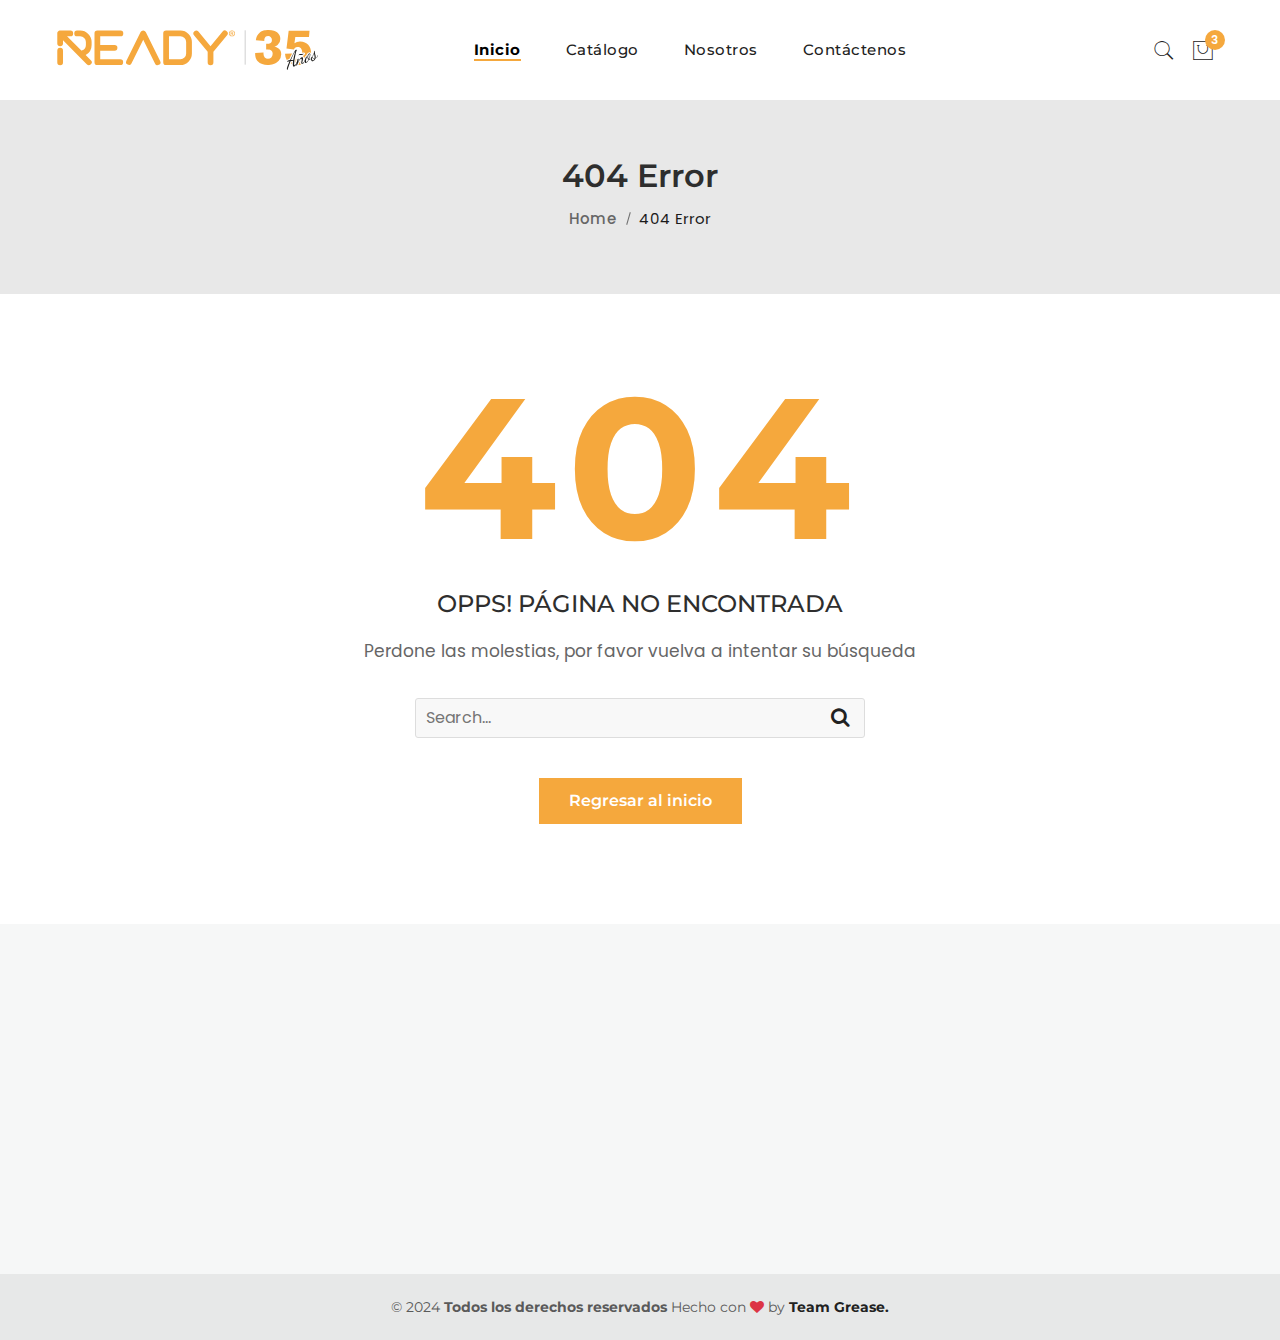
<file: 404-error.html>
<!DOCTYPE html>
<html lang="es">
    <head>
        <meta charset="UTF-8" />
        <meta name="viewport" content="width=device-width, initial-scale=1.0" />
        <meta name="description" content="¿Tienes preguntas o deseas una cotización? Contacta con Ready hoy y nuestro equipo estará listo para ayudarte con todas tus necesidades de uniformes.">
        <meta name="keywords" content="contacto Ready, contacto uniformes Ecuador, contacto empresa uniformes, cotización uniformes industriales">
        <title>Contacta con Ready | Expertos en Uniformes Industriales y Corporativos</title>
        <link rel="shortcut icon" href="assets/images/favicon.ico">
        <!-- Etiquetas  Open Graph -->
        <meta property="og:title" content="Contáctanos - Estamos Aquí para Ayudarte" />
        <meta property="og:description" content="Ponte en contacto con el equipo de Ready para resolver cualquier duda o solicitar una cotización personalizada de nuestros uniformes." />
        <meta property="og:image" content="assets/images/about/Ready-equipo-30-anios.jpg" />

        <!-- Vendor CSS (Icon Font) -->
        <link rel="stylesheet" href="assets/css/vendor/fontawesome.min.css">
        <link rel="stylesheet" href="assets/css/vendor/pe-icon-7-stroke.min.css">


        <!-- Plugins CSS (All Plugins Files) -->

        <link rel="stylesheet" href="assets/css/plugins/swiper-bundle.min.css" />
        <link rel="stylesheet" href="assets/css/plugins/animate.min.css" />
        <link rel="stylesheet" href="assets/css/plugins/aos.min.css" />
        <link rel="stylesheet" href="assets/css/plugins/nice-select.min.css" />
        <link rel="stylesheet" href="assets/css/plugins/jquery-ui.min.css" />
        <link rel="stylesheet" href="assets/css/plugins/lightgallery.min.css" />

        <link rel="stylesheet" href="assets/css/style.css" />        
    </head>
<body>
    <div class="header section">

            <!-- Header Top Start -->
            <!--<div class="header-top bg-light">
                <div class="container">
                    <div class="row row-cols-xl-2 align-items-center">                 
                        <div class="col-12 text-center">
                            <p class="header-top-message">Promoción de temporada 20% en prendas seleccionadas <a href="shop-grid.html">Compra ahora</a></p>
                        </div>
                    </div>
                </div>
            </div>-->
            <!-- Header Top End -->

            <!-- Header Bottom Start -->
            <div class="header-bottom">
                <div class="header-sticky">
                    <div class="container">
                        <div class="row align-items-center">

                            <!-- Header Logo Start -->
                            <div class="col-xl-3 col-7">
                                <div class="header-logo">
                                    <a href="index.html"><img src="assets/images/logo/Logo-Ready-30-gold.svg" alt="READY" /></a>
                                </div>
                            </div>
                            <!-- Header Logo End -->

                            <!-- Header Menu Start -->
                            <div class="col-xl-7 d-none d-xl-block">
                                <div class="main-menu position-relative">
                                    <ul>
                                        <li><a href="index.html" class="active"> <span>Inicio</span></a></li>
                                        <li><a href="shop-list-left-sidebar.html"> <span>Catálogo</span></a></li>
                                        <li><a href="about.html"> <span>Nosotros</span></a></li>
                                        
                                       <!-- <li><a href="blog.html"> <span>Blog</span></a></li>-->
                                        <li><a href="contact.html"> <span>Contáctenos</span></a></li>                                   
                                    </ul>
                                </div>
                            </div>
                            <!-- Header Menu End -->

                            <!-- Header Action Start -->
                            <div class="col-xl-2 col-5">
                                <div class="header-actions">

                                    <!-- Search Header Action Button Start -->
                                    <a href="javascript:void(0)" class="header-action-btn header-action-btn-search"><i class="pe-7s-search"></i></a>
                                    <!-- Search Header Action Button End -->                                  
                                    <!-- Shopping Cart Header Action Button Start -->
                                    <a href="javascript:void(0)" class="header-action-btn header-action-btn-cart">
                                        <i class="pe-7s-shopbag"></i>
                                        <span class="header-action-num">3</span>
                                    </a>
                                    <!-- Shopping Cart Header Action Button End -->

                                    <!-- Mobile Menu Hambarger Action Button Start -->
                                    <a href="javascript:void(0)" class="header-action-btn header-action-btn-menu d-xl-none d-lg-block">
                                        <i class="fa fa-bars"></i>
                                    </a>
                                    <!-- Mobile Menu Hambarger Action Button End -->

                                </div>
                            </div>
                            <!-- Header Action End -->

                        </div>
                    </div>
                </div>
            </div>
            <!-- Header Bottom End -->

            <!-- Mobile Menu Start -->
            <div class="mobile-menu-wrapper">
                <div class="offcanvas-overlay"></div>

                <!-- Mobile Menu Inner Start -->
                <div class="mobile-menu-inner">

                    <!-- Button Close Start -->
                    <div class="offcanvas-btn-close">
                        <i class="pe-7s-close"></i>
                    </div>
                    <!-- Button Close End -->

                    <!-- Mobile Menu Start -->
                    <div class="mobile-navigation">
                        <nav>
                            <ul class="mobile-menu">
                               <li><a href="index.html"> <span>Inicio</span></a></li>
                               <li><a href="shop-list-left-sidebar.html"> <span>Catálogo</span></a></li>
                                <li><a href="about.html"> <span>Nosotros</span></a></li>
                                
                               <!-- <li><a href="blog.html"> <span>Blog</span></a></li>-->
                                <li><a href="contact.html"> <span>Contáctenos</span></a></li>    
                            </ul>
                        </nav>
                    </div>
                    <!-- Mobile Menu End -->


                    <!-- Contact Links/Social Links Start -->
                    <div class="mt-auto">

                        <!-- Contact Links Start -->
                        <ul class="contact-links">
                            <li><i class="fa fa-phone"></i><a href="#">UIO (593-2) 3825 520</a></li>
                            <li><i class="fa fa-phone"></i><a href="#">GYE (593-4) 2680 116</a></li>
                            <li><i class="fa fa-envelope-o"></i><a href="#"> ventasuniformes@royaltext.com.ec</a></li>
                        </ul>
                        <!-- Contact Links End -->

                        <!-- Social Widget Start -->
                        <div class="widget-social">                           
                            <a title="Linkedin" href="https://www.linkedin.com/company/royaltexec/"><i class="fa fa-linkedin"></i></a>                           
                        </div>
                        <!-- Social Widget Ende -->
                    </div>
                    <!-- Contact Links/Social Links End -->
                </div>
                <!-- Mobile Menu Inner End -->
            </div>
            <!-- Mobile Menu End -->

            <!-- Offcanvas Search Start -->
            <div class="offcanvas-search">
                <div class="offcanvas-search-inner">

                    <!-- Button Close Start -->
                    <div class="offcanvas-btn-close">
                        <i class="pe-7s-close"></i>
                    </div>
                    <!-- Button Close End -->

                    <!-- Offcanvas Search Form Start -->
                    <form class="offcanvas-search-form" action="#">
                        <input type="text" placeholder="Buscar..." class="offcanvas-search-input">
                    </form>
                    <!-- Offcanvas Search Form End -->

                </div>
            </div>
            <!-- Offcanvas Search End -->

            <!-- Cart Offcanvas Start -->
            <div class="cart-offcanvas-wrapper">
                <div class="offcanvas-overlay"></div>

                <!-- Cart Offcanvas Inner Start -->
                <div class="cart-offcanvas-inner">

                    <!-- Button Close Start -->
                    <div class="offcanvas-btn-close">
                        <i class="pe-7s-close"></i>
                    </div>
                    <!-- Button Close End -->

                    <!-- Offcanvas Cart Content Start -->
                    <div class="offcanvas-cart-content">
                        <!-- Offcanvas Cart Title Start -->
                        <h2 class="offcanvas-cart-title mb-10">Cotizador</h2>
                        <!-- Offcanvas Cart Title End -->

                        <!-- Cart Product/Price Start -->
                        <div class="cart-product-wrapper mb-6">

                            <!-- Single Cart Product Start -->
                            <div class="single-cart-product">
                                <div class="cart-product-thumb">
                                    <a href="single-product.html"><img src="assets/images/products/SWEATERS.png" alt="Cart Product"></a>
                                </div>
                                <div class="cart-product-content">
                                    <h3 class="title"><a href="single-product.html">SWEATER</a></h3>                                   
                                </div>
                            </div>
                            <!-- Single Cart Product End -->

                            <!-- Product Remove Start -->
                            <div class="cart-product-remove">
                                <a href="#"><i class="fa fa-trash"></i></a>
                            </div>
                            <!-- Product Remove End -->

                        </div>
                        <!-- Cart Product/Price End -->

                        <!-- Cart Product/Price Start -->
                        <div class="cart-product-wrapper mb-6">

                            <!-- Single Cart Product Start -->
                            <div class="single-cart-product">
                                <div class="cart-product-thumb">
                                    <a href="single-product.html"><img src="assets/images/products/CHALECO.jpg" alt="Cart Product"></a>
                                </div>
                                <div class="cart-product-content">
                                    <h3 class="title"><a href="single-product.html">CHALECO</a></h3>                                   
                                </div>
                            </div>
                            <!-- Single Cart Product End -->

                            <!-- Product Remove Start -->
                            <div class="cart-product-remove">
                                <a href="#"><i class="fa fa-trash"></i></a>
                            </div>
                            <!-- Product Remove End -->

                        </div>
                        <!-- Cart Product/Price End -->

                        <!-- Cart Product/Price Start -->
                        <div class="cart-product-wrapper mb-6">

                            <!-- Single Cart Product Start -->
                            <div class="single-cart-product">
                                <div class="cart-product-thumb">
                                    <a href="single-product.html"><img src="assets/images/products/overol-rojo.png" alt="Cart Product"></a>
                                </div>
                                <div class="cart-product-content">
                                    <h3 class="title"><a href="single-product.html">OVEROL</a></h3>                                   
                                </div>
                            </div>
                            <!-- Single Cart Product End -->

                            <!-- Product Remove Start -->
                            <div class="cart-product-remove">
                                <a href="#"><i class="fa fa-trash"></i></a>
                            </div>
                            <!-- Product Remove End -->

                        </div>
                        <!-- Cart Product/Price End -->

                        <!-- Cart Product Total Start -->
                        <!--<div class="cart-product-total">
                            <span class="value">Subtotal</span>
                            <span class="price">220$</span>
                        </div>-->
                        <!-- Cart Product Total End -->

                        <!-- Cart Product Button Start -->
                        <div class="cart-product-btn mt-4">
                           <!-- <a href="#" class="btn btn-dark btn-hover-primary rounded-0 w-100">View cart</a>-->
                            <a href="#" class="btn btn-dark btn-hover-primary rounded-0 w-100 mt-4">Cotizar</a>
                        </div>
                        <!-- Cart Product Button End -->

                    </div>
                    <!-- Offcanvas Cart Content End -->

                </div>
                <!-- Cart Offcanvas Inner End -->
            </div>
            <!-- Cart Offcanvas End -->

        </div>   


    <!-- Breadcrumb Section Start -->
    <div class="section">

        <!-- Breadcrumb Area Start -->
        <div class="breadcrumb-area bg-light">
            <div class="container-fluid">
                <div class="breadcrumb-content text-center">
                    <h1 class="title">404 Error</h1>
                    <ul>
                        <li>
                            <a href="index.html">Home </a>
                        </li>
                        <li class="active"> 404 Error</li>
                    </ul>
                </div>
            </div>
        </div>
        <!-- Breadcrumb Area End -->

    </div>
    <!-- Breadcrumb Section End -->

    <!-- 404 Error Section Start -->
    <div class="section section-margin">
        <div class="container">
            <div class="row">
                <div class="col-12">
                    <div class="error_form">
                        <h1 class="title">404</h1>
                        <h2 class="sub-title">Opps! PÁGINA NO ENCONTRADA</h2>
                        <p>Perdone las molestias, por favor vuelva a intentar su búsqueda</p>
                        <form class="search-form-error mb-8" action="#">
                            <input class="input-text" placeholder="Search..." type="text">
                            <button class="submit-btn" type="submit"><i class="fa fa-search"></i></button>
                        </form>
                        <a href="index.html" class="btn btn-primary btn-hover-dark rounded-0">Regresar al inicio</a>
                    </div>
                </div>
            </div>
        </div>
    </div>
    <!-- 404 Error Section End -->

   <!-- Footer Section Start -->
        <footer class="section footer-section">
            <!-- Footer Top Start -->
            <div class="footer-top section-padding">
                <div class="container">
                    <div class="row mb-n10">
                        <div class="col-12 col-sm-8" data-aos="fade-up" data-aos-delay="200">
                            <div class="single-footer-widget">
                                <h2 class="widget-title">Contáctanos</h2>
                                <!-- Contact Address Start -->
                                <ul class="widget-address">
                                    <li><span>Quito </span> Av. Galo Plaza Lasso N 74-34 y Antonio Basantes | PBX: (593-2) 3825 520</li>
                                    <li><span>Guayaquil: </span> <a href="#">  Kennedy Norte, Mz 404-S3 Edif. KBC, Of 13 -14 | PBX: (593-4) 2680 116</a></li>
                                    <li><span>Email: </span> <a href="#"> ventasuniformes@royaltext.com.ec</a></li>
                                </ul>
                                <!-- Contact Address End -->

                                <!-- Soclial Link Start -->
                                <div class="widget-social justify-content-start mt-4">
                                    <a title="Linkedin" href="https://www.linkedin.com/company/royaltexec/"><i class="fa fa-linkedin"></i></a>
                                </div>
                                <!-- Social Link End -->
                            </div>
                        </div>
                        <div class="col-12 col-sm-4" data-aos="fade-up" data-aos-delay="300">
                            <div class="single-footer-widget">
                                <h2 class="widget-title">Mapa del Sitio</h2>
                                <ul class="widget-list">
                                    <li><a href="index.html">Inicio</a></li>
                                    <li><a href="shop-list-left-sidebar.html">Catálogo</a></li>
                                     <li><a href="about.html">Nosotros</a></li>
                                    <li><a href="contact.html">Contáctenos</a></li>
                                </ul>
                            </div>
                        </div>
                        
                        
                    </div>
                </div>
            </div>
            <!-- Footer Top End -->

            <!-- Footer Bottom Start -->
            <div class="footer-bottom">
                <div class="container">
                    <div class="row align-items-center">
                        <div class="col-12 text-center">
                            <div class="copyright-content">
                                <p class="mb-0">© 2024 <strong>Todos los derechos reservados </strong> Hecho con <i class="fa fa-heart text-danger"></i> by <a href="https://hasthemes.com/">Team Grease.</a></p>
                            </div>
                        </div>
                    </div>
                </div>
            </div>
            <!-- Footer Bottom End -->
        </footer>
        <!-- Footer Section End -->
    <!-- Scroll Top Start -->
    <a href="#" class="scroll-top" id="scroll-top">
        <i class="arrow-top fa fa-long-arrow-up"></i>
        <i class="arrow-bottom fa fa-long-arrow-up"></i>
    </a>
    <!-- Scroll Top End -->

    <!-- Scripts -->
    <!-- Scripts -->
    <!-- Global Vendor, plugins JS -->

    <!-- Vendors JS -->


    <script src="assets/js/vendor/bootstrap.bundle.min.js"></script>
    <script src="assets/js/vendor/jquery-3.6.0.min.js"></script>
    <script src="assets/js/vendor/jquery-migrate-3.3.2.min.js"></script>
    <script src="assets/js/vendor/modernizr-3.11.2.min.js"></script>


    <!-- Plugins JS -->


    <script src="assets/js/plugins/countdown.min.js"></script>
    <script src="assets/js/plugins/aos.min.js"></script>
    <script src="assets/js/plugins/swiper-bundle.min.js"></script>
    <script src="assets/js/plugins/nice-select.min.js"></script>
    <script src="assets/js/plugins/jquery.ajaxchimp.min.js"></script>
    <script src="assets/js/plugins/jquery-ui.min.js"></script>
    <script src="assets/js/plugins/lightgallery-all.min.js"></script>
    <script src="assets/js/plugins/thia-sticky-sidebar.min.js"></script>


    <!-- Use the minified version files listed below for better performance and remove the files listed above -->


    <!-- 
   <script src="assets/js/vendor.min.js"></script>
   <script src="assets/js/plugins.min.js"></script> 
   -->



    <!--Main JS-->
    <script src="assets/js/main.js"></script>

</body>

</html>
</file>
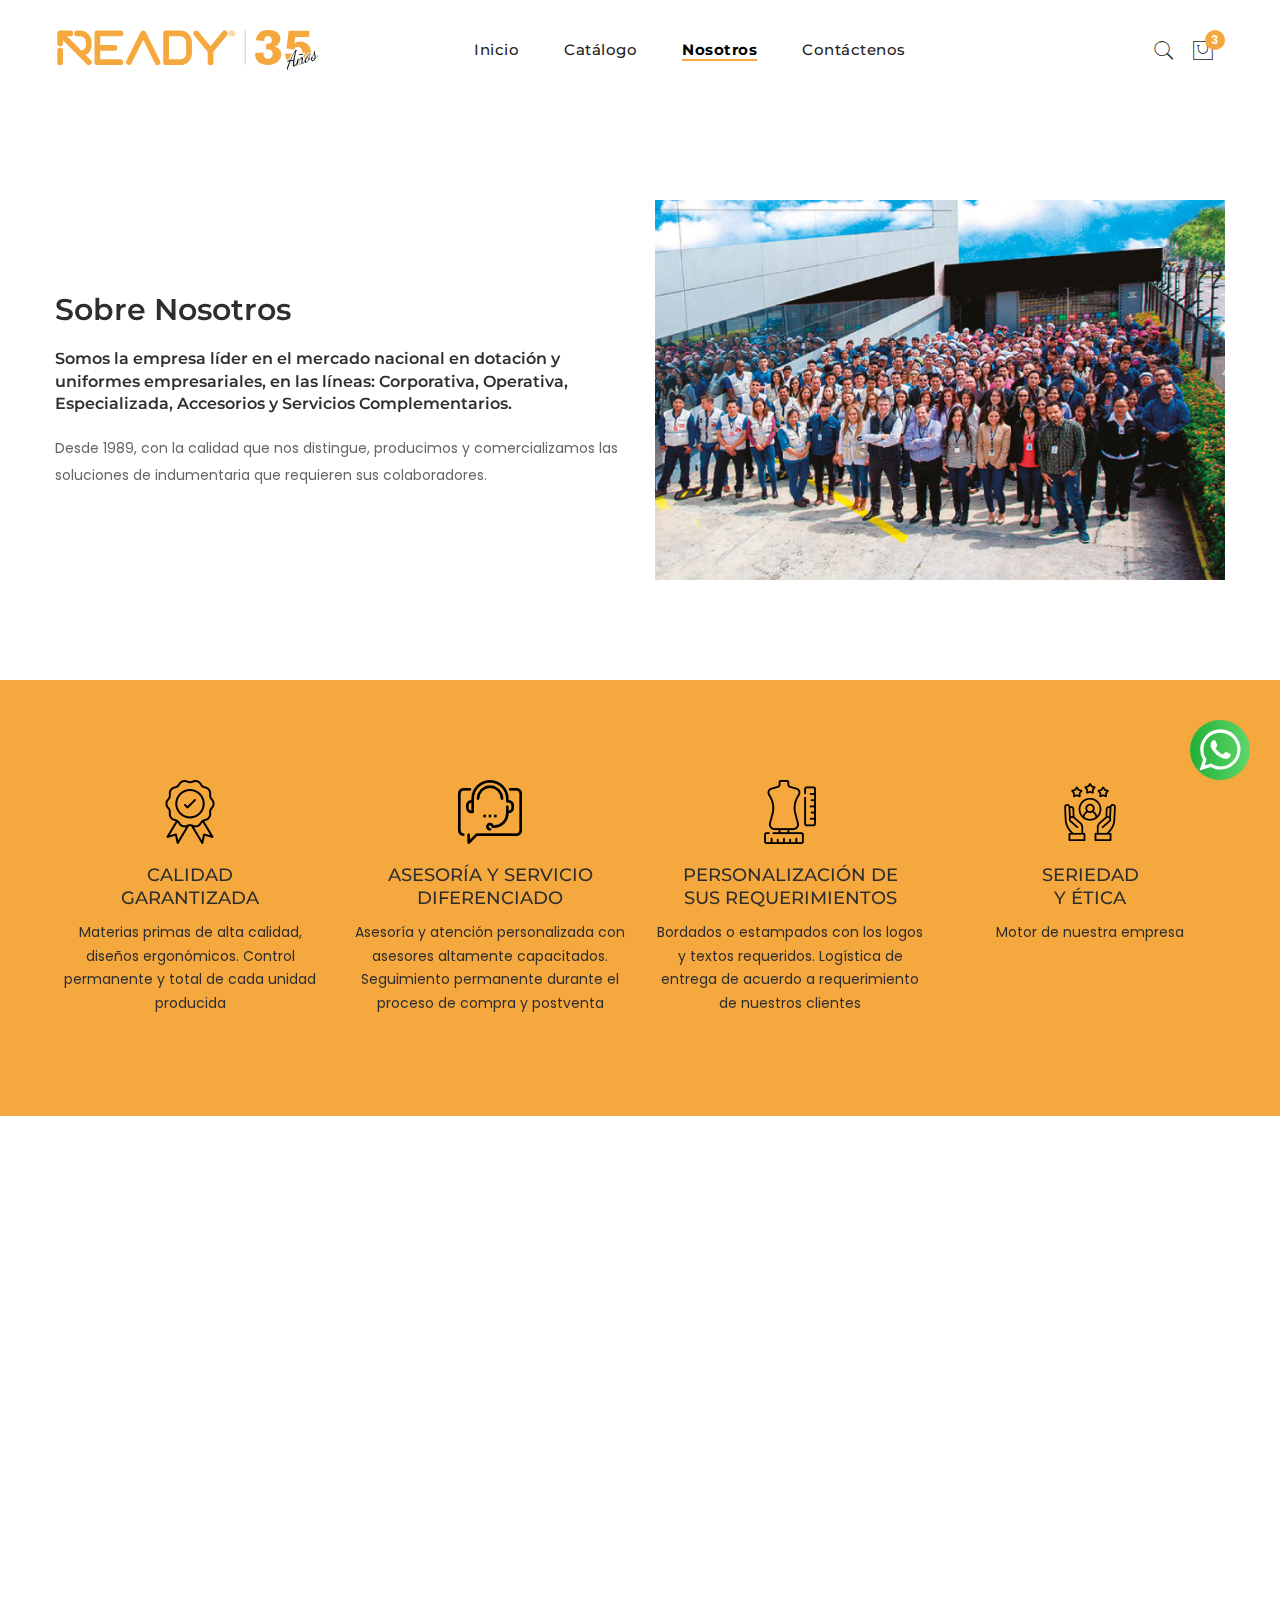
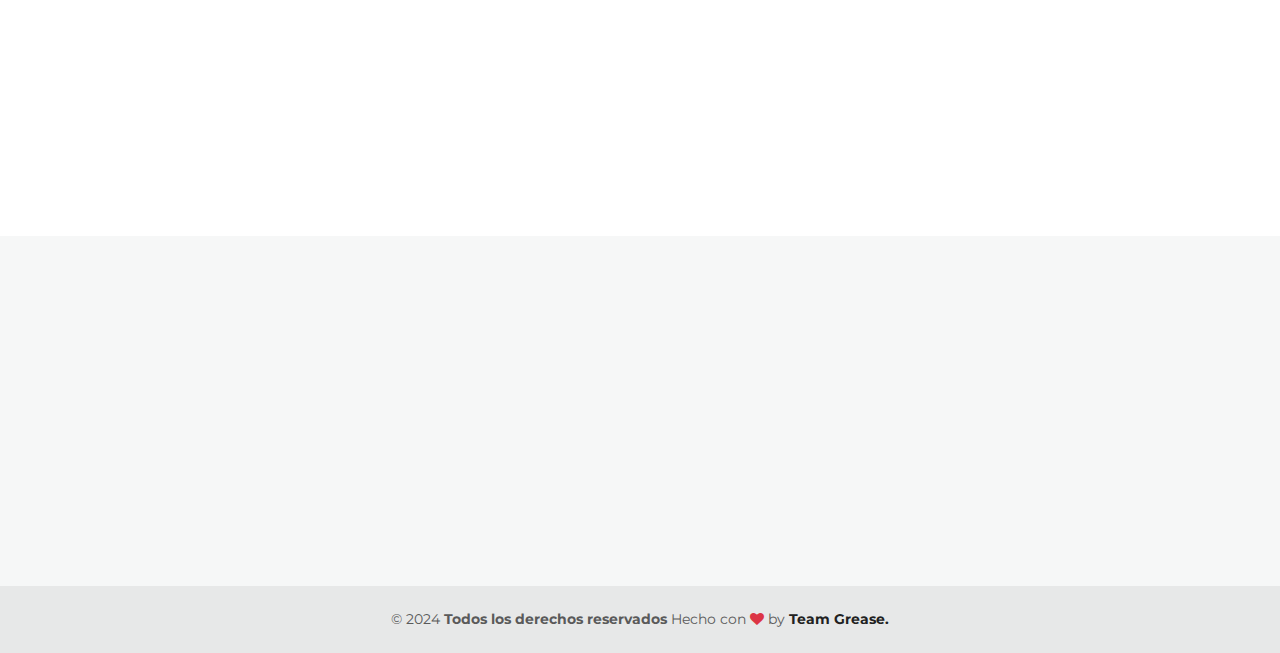
<file: about.html>
<!DOCTYPE html>
<html lang="es">

    <head>
        <meta charset="UTF-8" />
        <meta name="viewport" content="width=device-width, initial-scale=1.0" />
        <meta name="description" content="Con más de 30 años de experiencia, Ready ofrece uniformes de alta calidad para el confort y la seguridad de los profesionales en Ecuador.">
        <meta name="keywords" content="obre nosotros, empresa de uniformes Ecuador, tradición en uniformes, Ready historia, ética y compromiso">
        <title>Conoce Ready | Tradición, Ética y Compromiso en Uniformes Industriales</title>
        <link rel="shortcut icon" href="assets/images/favicon.ico">
        <!-- Etiquetas  Open Graph -->
        <meta property="og:title" content="Sobre Ready - Equipando a los Profesionales de Ecuador" />
        <meta property="og:description" content=" Aprende más sobre Ready, una empresa con valores de integridad, ética y pasión que equipa a trabajadores en todas las industrias de Ecuador." />
        <meta property="og:image" content="assets/images/about/Ready-equipo-30-anios.jpg" />

        <!-- Vendor CSS (Icon Font) -->
        <link rel="stylesheet" href="assets/css/vendor/fontawesome.min.css">
        <link rel="stylesheet" href="assets/css/vendor/pe-icon-7-stroke.min.css">


        <!-- Plugins CSS (All Plugins Files) -->

        <link rel="stylesheet" href="assets/css/plugins/swiper-bundle.min.css" />
        <link rel="stylesheet" href="assets/css/plugins/animate.min.css" />
        <link rel="stylesheet" href="assets/css/plugins/aos.min.css" />
        <link rel="stylesheet" href="assets/css/plugins/nice-select.min.css" />
        <link rel="stylesheet" href="assets/css/plugins/jquery-ui.min.css" />
        <link rel="stylesheet" href="assets/css/plugins/lightgallery.min.css" />

        <link rel="stylesheet" href="assets/css/style.css" />        
    </head>

<body>
   <div class="header section">

            <!-- Header Top Start -->
            <!--<div class="header-top bg-light">
                <div class="container">
                    <div class="row row-cols-xl-2 align-items-center">                 
                        <div class="col-12 text-center">
                            <p class="header-top-message">Promoción de temporada 20% en prendas seleccionadas <a href="shop-grid.html">Compra ahora</a></p>
                        </div>
                    </div>
                </div>
            </div>-->
            <!-- Header Top End -->

            <!-- Header Bottom Start -->
            <div class="header-bottom">
                <div class="header-sticky">
                    <div class="container">
                        <div class="row align-items-center">

                            <!-- Header Logo Start -->
                            <div class="col-xl-3 col-7">
                                <div class="header-logo">
                                    <a href="index.html"><img src="assets/images/logo/Logo-Ready-30-gold.svg" alt="READY" /></a>
                                </div>
                            </div>
                            <!-- Header Logo End -->

                            <!-- Header Menu Start -->
                            <div class="col-xl-7 d-none d-xl-block">
                                <div class="main-menu position-relative">
                                    <ul>
                                        <li><a href="index.html"> <span>Inicio</span></a></li>
                                        <li><a href="shop-list-left-sidebar.html" > <span>Catálogo</span></a></li>
                                        <li><a href="about.html" class="active"> <span>Nosotros</span></a></li>
                                        
                                       <!-- <li><a href="blog.html"> <span>Blog</span></a></li>-->
                                        <li><a href="contact.html"> <span>Contáctenos</span></a></li>                                   
                                    </ul>
                                </div>
                            </div>
                            <!-- Header Menu End -->

                            <!-- Header Action Start -->
                            <div class="col-xl-2 col-5">
                                <div class="header-actions">

                                    <!-- Search Header Action Button Start -->
                                    <a href="javascript:void(0)" class="header-action-btn header-action-btn-search"><i class="pe-7s-search"></i></a>
                                    <!-- Search Header Action Button End -->                                  
                                    <!-- Shopping Cart Header Action Button Start -->
                                    <a href="javascript:void(0)" class="header-action-btn header-action-btn-cart">
                                        <i class="pe-7s-shopbag"></i>
                                        <span class="header-action-num">3</span>
                                    </a>
                                    <!-- Shopping Cart Header Action Button End -->

                                    <!-- Mobile Menu Hambarger Action Button Start -->
                                    <a href="javascript:void(0)" class="header-action-btn header-action-btn-menu d-xl-none d-lg-block">
                                        <i class="fa fa-bars"></i>
                                    </a>
                                    <!-- Mobile Menu Hambarger Action Button End -->

                                </div>
                            </div>
                            <!-- Header Action End -->

                        </div>
                    </div>
                </div>
            </div>
            <!-- Header Bottom End -->

            <!-- Mobile Menu Start -->
            <div class="mobile-menu-wrapper">
                <div class="offcanvas-overlay"></div>

                <!-- Mobile Menu Inner Start -->
                <div class="mobile-menu-inner">

                    <!-- Button Close Start -->
                    <div class="offcanvas-btn-close">
                        <i class="pe-7s-close"></i>
                    </div>
                    <!-- Button Close End -->

                    <!-- Mobile Menu Start -->
                    <div class="mobile-navigation">
                        <nav>
                            <ul class="mobile-menu">
                               <li><a href="index.html"> <span>Inicio</span></a></li>
                               <li><a href="shop-list-left-sidebar.html"> <span>Catálogo</span></a></li>
                                <li><a href="about.html"> <span>Nosotros</span></a></li>                                
                               <!-- <li><a href="blog.html"> <span>Blog</span></a></li>-->
                                <li><a href="contact.html"> <span>Contáctenos</span></a></li>    
                            </ul>
                        </nav>
                    </div>
                    <!-- Mobile Menu End -->


                    <!-- Contact Links/Social Links Start -->
                    <div class="mt-auto">

                        <!-- Contact Links Start -->
                        <ul class="contact-links">
                            <li><i class="fa fa-phone"></i><a href="#">UIO (593-2) 3825 520</a></li>
                            <li><i class="fa fa-phone"></i><a href="#">GYE (593-4) 2680 116</a></li>
                            <li><i class="fa fa-envelope-o"></i><a href="#"> ventasuniformes@royaltext.com.ec</a></li>
                        </ul>
                        <!-- Contact Links End -->

                        <!-- Social Widget Start -->
                        <div class="widget-social">                           
                            <a title="Linkedin" href="https://www.linkedin.com/company/royaltexec/"><i class="fa fa-linkedin"></i></a>                           
                        </div>
                        <!-- Social Widget Ende -->
                    </div>
                    <!-- Contact Links/Social Links End -->
                </div>
                <!-- Mobile Menu Inner End -->
            </div>
            <!-- Mobile Menu End -->

            <!-- Offcanvas Search Start -->
            <div class="offcanvas-search">
                <div class="offcanvas-search-inner">

                    <!-- Button Close Start -->
                    <div class="offcanvas-btn-close">
                        <i class="pe-7s-close"></i>
                    </div>
                    <!-- Button Close End -->

                    <!-- Offcanvas Search Form Start -->
                    <form class="offcanvas-search-form" action="#">
                        <input type="text" placeholder="Buscar..." class="offcanvas-search-input">
                    </form>
                    <!-- Offcanvas Search Form End -->

                </div>
            </div>
            <!-- Offcanvas Search End -->

          <!-- Cart Offcanvas Start -->
            <div class="cart-offcanvas-wrapper">
                <div class="offcanvas-overlay"></div>

                <!-- Cart Offcanvas Inner Start -->
                <div class="cart-offcanvas-inner">

                    <!-- Button Close Start -->
                    <div class="offcanvas-btn-close">
                        <i class="pe-7s-close"></i>
                    </div>
                    <!-- Button Close End -->

                    <!-- Offcanvas Cart Content Start -->
                    <div class="offcanvas-cart-content">
                        <!-- Offcanvas Cart Title Start -->
                        <h2 class="offcanvas-cart-title mb-10">Cotizador</h2>
                        <!-- Offcanvas Cart Title End -->

                        <!-- Cart Product/Price Start -->
                        <div class="cart-product-wrapper mb-6">

                            <!-- Single Cart Product Start -->
                            <div class="single-cart-product">
                                <div class="cart-product-thumb">
                                    <a href="single-product-traje.html"><img src="assets/images/products/banco/traje-formal-1.png" alt="Cart Product"></a>
                                </div>
                                <div class="cart-product-content">
                                    <h3 class="title"><a href="single-product.html">Traje formal</a></h3>                                   
                                </div>
                            </div>
                            <!-- Single Cart Product End -->

                            <!-- Product Remove Start -->
                            <div class="cart-product-remove">
                                <a href="#"><i class="fa fa-trash"></i></a>
                            </div>
                            <!-- Product Remove End -->

                        </div>
                        <div class="cart-product-wrapper mb-6">

                            <!-- Single Cart Product Start -->
                            <div class="single-cart-product">
                                <div class="cart-product-thumb">
                                    <a href="single-product.html"><img src="assets/images/products/SWEATERS.png" alt="Cart Product"></a>
                                </div>
                                <div class="cart-product-content">
                                    <h3 class="title"><a href="single-product.html">SWEATER</a></h3>                                   
                                </div>
                            </div>
                            <!-- Single Cart Product End -->

                            <!-- Product Remove Start -->
                            <div class="cart-product-remove">
                                <a href="#"><i class="fa fa-trash"></i></a>
                            </div>
                            <!-- Product Remove End -->

                        </div>
                        <!-- Cart Product/Price End -->                       

                        <!-- Cart Product/Price Start -->
                        <div class="cart-product-wrapper mb-6">

                            <!-- Single Cart Product Start -->
                            <div class="single-cart-product">
                                <div class="cart-product-thumb">
                                    <a href="single-product.html"><img src="assets/images/products/overol-rojo.png" alt="Cart Product"></a>
                                </div>
                                <div class="cart-product-content">
                                    <h3 class="title"><a href="single-product.html">OVEROL</a></h3>                                   
                                </div>
                            </div>
                            <!-- Single Cart Product End -->

                            <!-- Product Remove Start -->
                            <div class="cart-product-remove">
                                <a href="#"><i class="fa fa-trash"></i></a>
                            </div>
                            <!-- Product Remove End -->

                        </div>
                        <!-- Cart Product/Price End -->

                        <!-- Cart Product Total Start -->
                        <!--<div class="cart-product-total">
                            <span class="value">Subtotal</span>
                            <span class="price">220$</span>
                        </div>-->
                        <!-- Cart Product Total End -->

                        <!-- Cart Product Button Start -->
                        <div class="cart-product-btn mt-4">
                            <!-- <a href="#" class="btn btn-dark btn-hover-primary rounded-0 w-100">View cart</a>-->
                            <a href="#" class="btn btn-dark btn-hover-primary rounded-0 w-100 mt-4">Cotizar</a>
                        </div>
                        <!-- Cart Product Button End -->

                    </div>
                    <!-- Offcanvas Cart Content End -->

                </div>
                <!-- Cart Offcanvas Inner End -->
            </div>
            <!-- Cart Offcanvas End -->

        </div>


    <!-- Breadcrumb Section Start -->
    <div class="section">

        <!-- Breadcrumb Area Start -->
        <!--<div class="breadcrumb-area bg-light">
            <div class="container-fluid">
                <div class="breadcrumb-content text-center">
                    <h1 class="title">About Us</h1>
                    <ul>
                        <li>
                            <a href="index.html">Home </a>
                        </li>
                        <li class="active"> About Us</li>
                    </ul>
                </div>
            </div>
        </div>-->
        <!-- Breadcrumb Area End -->

    </div>
    <!-- Breadcrumb Section End -->

    <!-- About Section Start -->
    <div class="section section-margin overflow-hidden">
        <div class="container">
            <div class="row mb-n6">
                <div class="col-lg-6 align-self-center mb-6" data-aos="fade-right" data-aos-delay="600">
                    <div class="about_content">
                        <h2 class="title">Sobre Nosotros</h2>
                        <h3 class="sub-title">Somos la empresa líder en el mercado nacional en dotación y uniformes empresariales, en las líneas: Corporativa, Operativa, Especializada, Accesorios y Servicios Complementarios.</h3>
                        <p>
Desde 1989, con la calidad que nos distingue, producimos y comercializamos las soluciones de indumentaria que requieren sus colaboradores.</p>
 
                    </div>
                </div>
                <div class="col-lg-6 mb-6" data-aos="fade-left" data-aos-delay="600">
                 <!--   <video width="100%" height="300" controls>
  <source src="movie.mp4" type="https://anauiux.github.io/assets/images/about/READY03LQ.mp4">
</video>-->
                    <div class="about_thumb">
                        <img class="fit-image" src="assets/images/about/Ready-equipo-30-anios.jpg" alt="About Image">
                    </div>
                </div>
            </div>
        </div>
    </div>
    <!-- About Section End -->

    <!-- Feature Section Start -->
    <div class="section franjaAmarilla section-padding">
        <div class="container">
            <div class="row mb-n5">
                <!-- Feature Start -->
                <div class="col-lg-3 col-md-6 mb-5" data-aos="fade-up" data-aos-delay="300">
                    <div class="feature flex-column text-center">
                        <div class="icon w-100 mb-4">
                            <img src="assets/images/icons/003-control-de-calidad.png" alt="Feature Icon">
                        </div>
                        <div class="content ps-0 w-100">
                            <h5 class="title mb-2">Calidad<br/>Garantizada</h5>
                            <p>Materias primas de alta calidad, diseños ergonómicos.
Control permanente y total de cada unidad producida
</p>
                        </div>
                    </div>
                </div>
                <!-- Feature End -->

                <!-- Feature Start -->
                <div class="col-lg-3 col-md-6 mb-5" data-aos="fade-up" data-aos-delay="400">
                    <div class="feature flex-column text-center">
                        <div class="icon w-100 mb-4">
                            <img src="assets/images/icons/002-consultante.png" alt="Feature Icon">
                        </div>
                        <div class="content ps-0 w-100">
                            <h5 class="title mb-2">Asesoría y Servicio<br/> diferenciado</h5>
                            <p>Asesoría y atención personalizada con asesores altamente capacitados. Seguimiento permanente durante el proceso de compra y postventa</p>
                        </div>
                    </div>
                </div>
                <!-- Feature End -->
                <!-- Feature Start -->
                <div class="col-lg-3 col-md-6 mb-5" data-aos="fade-up" data-aos-delay="500">
                    <div class="feature flex-column text-center">
                        <div class="icon w-100 mb-4">
                            <img src="assets/images/icons/001-maniqu.png" alt="Feature Icon">
                        </div>
                        <div class="content ps-0 w-100">
                            <h5 class="title mb-2">Personalización de<br/> sus requerimientos</h5>
                            <p>Bordados o estampados con los logos y textos requeridos. Logística de entrega de acuerdo a requerimiento de nuestros clientes</p>
                        </div>
                    </div>
                </div>
                <!-- Feature End -->

                <!-- Feature Start -->
                <div class="col-lg-3 col-md-6 mb-5" data-aos="fade-up" data-aos-delay="600">
                    <div class="feature flex-column text-center">
                        <div class="icon w-100 mb-4">
                            <img src="assets/images/icons/004-cliente.png" alt="Feature Icon">
                        </div>
                        <div class="content ps-0 w-100">
                            <h5 class="title mb-2">Seriedad <br/>y ética</h5>
                            <p>Motor de nuestra empresa</p>
                        </div>
                    </div>
                </div>
                <!-- Feature End -->
            </div>
        </div>
    </div>
    <!-- Feature Section End -->

   

    <!-- Brand Logo Start -->
    <div class="section section-margin">
            <div class="container">
                <div class="row mb-n12">
                    <div class="col mb-6" data-aos="fade-up" data-aos-delay="200">
                        <h2 class="title text-center">Marcas que confían en Ready</h2>
                        <p><p>Nuestra mejor carta de presentación son cientos de clientes satisfechos
que se desempeñan en diferentes campos de la industria y el comercio de nuestro país. Algunos de estos son.</p></p>
                    </div>
                </div>
                <div class="row mb-n6">
                    <div class="col-6 col-md-3 text-center mb-6 justify-content-center" data-aos="fade-up" data-aos-delay="200" >
                        <img class="logo-responsive" src="assets/images/brand-logo/logo-Ideal.png" alt="Ideal Alambrec">
                    </div> 
                    <div class="col-6 col-md-3 text-center mb-6 justify-content-center" data-aos="fade-up" data-aos-delay="200" >
                        <img class="logo-responsive" src="assets/images/brand-logo/logo-Bekaert.png" alt="Bekaert">
                    </div> 
                    <div class="col-6 col-md-3 text-center mb-6 justify-content-center" data-aos="fade-up" data-aos-delay="200" >
                        <img class="logo-responsive" src="assets/images/brand-logo/logo-TNO.png" alt="TNO">
                    </div> 
                    <div class="col-6 col-md-3 text-center mb-6 justify-content-center" data-aos="fade-up" data-aos-delay="200" >
                        <img class="logo-responsive" src="assets/images/brand-logo/logo-Pintulac.png" alt="Pintulac">
                    </div> 
                    <div class="col-6 col-md-3 text-center mb-6 justify-content-center" data-aos="fade-up" data-aos-delay="200" >
                        <img class="logo-responsive" src="assets/images/brand-logo/logo-lundinGlod.png" alt="Lundin Gold">
                    </div> 
                    <div class="col-6 col-md-3 text-center mb-6 justify-content-center" data-aos="fade-up" data-aos-delay="200" >
                        <img class="logo-responsive" src="assets/images/brand-logo/logo-unacem.png" alt="Unacem">
                    </div> 
                    <div class="col-6 col-md-3 text-center mb-6 justify-content-center" data-aos="fade-up" data-aos-delay="200" >
                        <img class="logo-responsive" src="assets/images/brand-logo/logo-sherwin.png" alt="Sherwin Williams">
                    </div> 
                    <div class="col-6 col-md-3 text-center mb-6 justify-content-center" data-aos="fade-up" data-aos-delay="200" >
                        <img class="logo-responsive" src="assets/images/brand-logo/logo-kywi.png" alt="Kiwy">
                    </div> 
                    <div class="col-6 col-md-3 text-center mb-6 justify-content-center" data-aos="fade-up" data-aos-delay="200" >
                        <img class="logo-responsive" src="assets/images/brand-logo/logo-cerveceriaNacional.png" alt="Cervecería Nacional">
                    </div> 
                    <div class="col-6 col-md-3 text-center mb-6 justify-content-center" data-aos="fade-up" data-aos-delay="200" >
                        <img class="logo-responsive" src="assets/images/brand-logo/Moderna_Insitucional-logo.png" alt="Moderna">
                    </div> 

                    <div class="col-6 col-md-3 text-center mb-6 justify-content-center" data-aos="fade-up" data-aos-delay="200" >
                        <img class="logo-responsive" src="assets/images/brand-logo/EQ-HD-TRNSP-logo.png" alt="Ecuaquímica">
                    </div> 
                    <div class="col-6 col-md-3 text-center mb-6 justify-content-center" data-aos="fade-up" data-aos-delay="200" >
                        <img class="logo-responsive" src="assets/images/brand-logo/kao-sport-logo.png" alt="Kao">
                    </div> 

                </div>
            </div>
        </div>
    <!-- Brand Logo End -->

     <!-- Footer Section Start -->
        <footer class="section footer-section">
            <!-- Footer Top Start -->
            <div class="footer-top section-padding">
                <div class="container">
                    <div class="row mb-n10">
                        <div class="col-12 col-sm-8" data-aos="fade-up" data-aos-delay="200">
                            <div class="single-footer-widget">
                                <h2 class="widget-title">Contáctanos</h2>
                                <!-- Contact Address Start -->
                                <ul class="widget-address">
                                    <li><span>Quito </span> Av. Galo Plaza Lasso N 74-34 y Antonio Basantes | PBX: (593-2) 3825 520</li>
                                    <li><span>Guayaquil: </span> <a href="#">  Kennedy Norte, Mz 404-S3 Edif. KBC, Of 13 -14 | PBX: (593-4) 2680 116</a></li>
                                    <li><span>Email: </span> <a href="#"> ventasuniformes@royaltext.com.ec</a></li>
                                </ul>
                                <!-- Contact Address End -->

                                <!-- Soclial Link Start -->
                                <div class="widget-social justify-content-start mt-4">
                                    <a title="Linkedin" href="https://www.linkedin.com/company/royaltexec/"><i class="fa fa-linkedin"></i></a>
                                </div>
                                <!-- Social Link End -->
                            </div>
                        </div>
                        <div class="col-12 col-sm-4" data-aos="fade-up" data-aos-delay="300">
                            <div class="single-footer-widget">
                                <h2 class="widget-title">Mapa del Sitio</h2>
                                <ul class="widget-list">
                                    <li><a href="index.html">Inicio</a></li>
                                    <li><a href="shop-list-left-sidebar.html">Catálogo</a></li>
                                     <li><a href="about.html">Nosotros</a></li>
                                    <li><a href="contact.html">Contáctenos</a></li>
                                </ul>
                            </div>
                        </div>
                        
                        
                    </div>
                </div>
            </div>
            <!-- Footer Top End -->

            <!-- Footer Bottom Start -->
            <div class="footer-bottom">
                <div class="container">
                    <div class="row align-items-center">
                        <div class="col-12 text-center">
                            <div class="copyright-content">
                                <p class="mb-0">© 2024 <strong>Todos los derechos reservados </strong> Hecho con <i class="fa fa-heart text-danger"></i> by <a href="https://hasthemes.com/">Team Grease.</a></p>
                            </div>
                        </div>
                    </div>
                </div>
            </div>
            <!-- Footer Bottom End -->
        </footer>
        <!-- Footer Section End -->

    <!-- Scroll Top Start -->
    <a href="#" class="scroll-top" id="scroll-top">
        <i class="arrow-top fa fa-long-arrow-up"></i>
        <i class="arrow-bottom fa fa-long-arrow-up"></i>
    </a>
    <!-- Scroll Top End -->
        <div id="WABoton">
        <a href="https://wa.me/+593980341708/?text=Deseo%20más%20información" target="_blank"><img src="assets/images/logo/btn-whatsapp.svg" alt="READY" /></a>
    </div>

    <!-- Scripts -->
    <!-- Scripts -->
    <!-- Global Vendor, plugins JS -->

    <!-- Vendors JS -->


    <script src="assets/js/vendor/bootstrap.bundle.min.js"></script>
    <script src="assets/js/vendor/jquery-3.6.0.min.js"></script>
    <script src="assets/js/vendor/jquery-migrate-3.3.2.min.js"></script>
    <script src="assets/js/vendor/modernizr-3.11.2.min.js"></script>


    <!-- Plugins JS -->


    <script src="assets/js/plugins/countdown.min.js"></script>
    <script src="assets/js/plugins/aos.min.js"></script>
    <script src="assets/js/plugins/swiper-bundle.min.js"></script>
    <script src="assets/js/plugins/nice-select.min.js"></script>
    <script src="assets/js/plugins/jquery.ajaxchimp.min.js"></script>
    <script src="assets/js/plugins/jquery-ui.min.js"></script>
    <script src="assets/js/plugins/lightgallery-all.min.js"></script>
    <script src="assets/js/plugins/thia-sticky-sidebar.min.js"></script>


    <!-- Use the minified version files listed below for better performance and remove the files listed above -->


    <!-- 
   <script src="assets/js/vendor.min.js"></script>
   <script src="assets/js/plugins.min.js"></script> 
   -->



    <!--Main JS-->
    <script src="assets/js/main.js"></script>

</body>

</html>
</file>
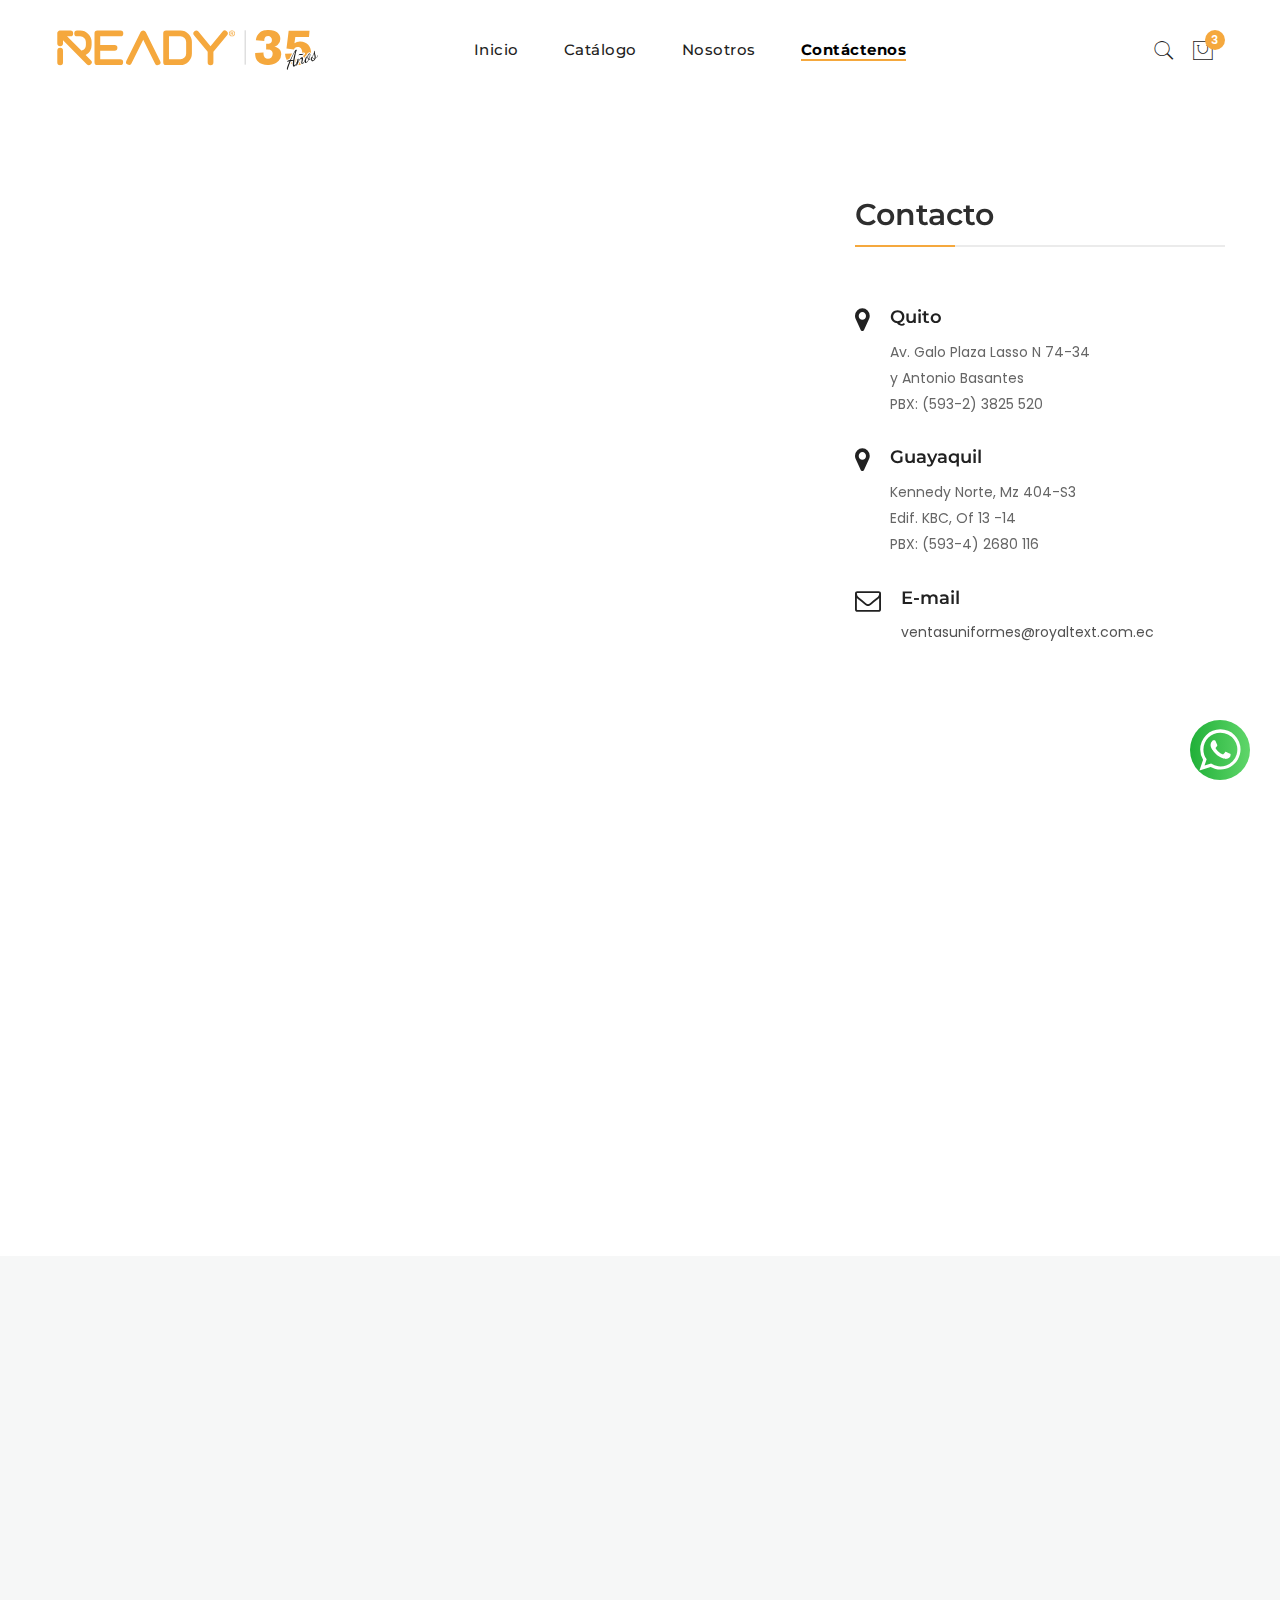
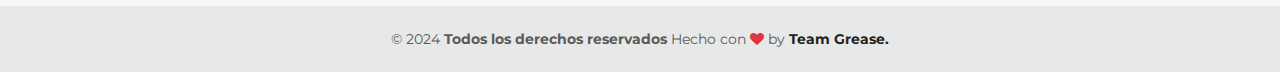
<file: contact.html>
<!DOCTYPE html>
<html lang="es">
    <head>
        <meta charset="UTF-8" />
        <meta name="viewport" content="width=device-width, initial-scale=1.0" />
        <meta name="description" content="¿Tienes preguntas o deseas una cotización? Contacta con Ready hoy y nuestro equipo estará listo para ayudarte con todas tus necesidades de uniformes.">
        <meta name="keywords" content="contacto Ready, contacto uniformes Ecuador, contacto empresa uniformes, cotización uniformes industriales">
        <title>Contacta con Ready | Expertos en Uniformes Industriales y Corporativos</title>
        <link rel="shortcut icon" href="assets/images/favicon.ico">
        <!-- Etiquetas  Open Graph -->
        <meta property="og:title" content="Contáctanos - Estamos Aquí para Ayudarte" />
        <meta property="og:description" content="Ponte en contacto con el equipo de Ready para resolver cualquier duda o solicitar una cotización personalizada de nuestros uniformes." />
        <meta property="og:image" content="assets/images/about/Ready-equipo-30-anios.jpg" />

        <!-- Vendor CSS (Icon Font) -->
        <link rel="stylesheet" href="assets/css/vendor/fontawesome.min.css">
        <link rel="stylesheet" href="assets/css/vendor/pe-icon-7-stroke.min.css">


        <!-- Plugins CSS (All Plugins Files) -->

        <link rel="stylesheet" href="assets/css/plugins/swiper-bundle.min.css" />
        <link rel="stylesheet" href="assets/css/plugins/animate.min.css" />
        <link rel="stylesheet" href="assets/css/plugins/aos.min.css" />
        <link rel="stylesheet" href="assets/css/plugins/nice-select.min.css" />
        <link rel="stylesheet" href="assets/css/plugins/jquery-ui.min.css" />
        <link rel="stylesheet" href="assets/css/plugins/lightgallery.min.css" />

        <link rel="stylesheet" href="assets/css/style.css" />        
    </head>
<body>
  <div class="header section">

            <!-- Header Top Start -->
            <!--<div class="header-top bg-light">
                <div class="container">
                    <div class="row row-cols-xl-2 align-items-center">                 
                        <div class="col-12 text-center">
                            <p class="header-top-message">Promoción de temporada 20% en prendas seleccionadas <a href="shop-grid.html">Compra ahora</a></p>
                        </div>
                    </div>
                </div>
            </div>-->
            <!-- Header Top End -->

            <!-- Header Bottom Start -->
            <div class="header-bottom">
                <div class="header-sticky">
                    <div class="container">
                        <div class="row align-items-center">

                            <!-- Header Logo Start -->
                            <div class="col-xl-3 col-7">
                                <div class="header-logo">
                                    <a href="index.html"><img src="assets/images/logo/Logo-Ready-30-gold.svg" alt="READY" /></a>
                                </div>
                            </div>
                            <!-- Header Logo End -->

                            <!-- Header Menu Start -->
                            <div class="col-xl-7 d-none d-xl-block">
                                <div class="main-menu position-relative">
                                    <ul>
                                        <li><a href="index.html" > <span>Inicio</span></a></li>
                                        <li><a href="shop-list-left-sidebar.html"> <span>Catálogo</span></a></li>
                                        <li><a href="about.html"> <span>Nosotros</span></a></li>
                                        
                                       <!-- <li><a href="blog.html"> <span>Blog</span></a></li>-->
                                        <li><a href="contact.html" class="active"> <span>Contáctenos</span></a></li>                                   
                                    </ul>
                                </div>
                            </div>
                            <!-- Header Menu End -->

                            <!-- Header Action Start -->
                            <div class="col-xl-2 col-5">
                                <div class="header-actions">

                                    <!-- Search Header Action Button Start -->
                                    <a href="javascript:void(0)" class="header-action-btn header-action-btn-search"><i class="pe-7s-search"></i></a>
                                    <!-- Search Header Action Button End -->                                  
                                    <!-- Shopping Cart Header Action Button Start -->
                                    <a href="javascript:void(0)" class="header-action-btn header-action-btn-cart">
                                        <i class="pe-7s-shopbag"></i>
                                        <span class="header-action-num">3</span>
                                    </a>
                                    <!-- Shopping Cart Header Action Button End -->

                                    <!-- Mobile Menu Hambarger Action Button Start -->
                                    <a href="javascript:void(0)" class="header-action-btn header-action-btn-menu d-xl-none d-lg-block">
                                        <i class="fa fa-bars"></i>
                                    </a>
                                    <!-- Mobile Menu Hambarger Action Button End -->

                                </div>
                            </div>
                            <!-- Header Action End -->

                        </div>
                    </div>
                </div>
            </div>
            <!-- Header Bottom End -->

            <!-- Mobile Menu Start -->
            <div class="mobile-menu-wrapper">
                <div class="offcanvas-overlay"></div>

                <!-- Mobile Menu Inner Start -->
                <div class="mobile-menu-inner">

                    <!-- Button Close Start -->
                    <div class="offcanvas-btn-close">
                        <i class="pe-7s-close"></i>
                    </div>
                    <!-- Button Close End -->

                    <!-- Mobile Menu Start -->
                    <div class="mobile-navigation">
                        <nav>
                            <ul class="mobile-menu">
                               <li><a href="index.html"> <span>Inicio</span></a></li>
                               <li><a href="shop-list-left-sidebar.html"> <span>Catálogo</span></a></li>
                                <li><a href="about.html"> <span>Nosotros</span></a></li>
                                
                               <!-- <li><a href="blog.html"> <span>Blog</span></a></li>-->
                                <li><a href="contact.html"> <span>Contáctenos</span></a></li>    
                            </ul>
                        </nav>
                    </div>
                    <!-- Mobile Menu End -->


                    <!-- Contact Links/Social Links Start -->
                    <div class="mt-auto">

                        <!-- Contact Links Start -->
                        <ul class="contact-links">
                            <li><i class="fa fa-phone"></i><a href="#">UIO (593-2) 3825 520</a></li>
                            <li><i class="fa fa-phone"></i><a href="#">GYE (593-4) 2680 116</a></li>
                            <li><i class="fa fa-envelope-o"></i><a href="#"> ventasunies@royaltext.com.ec</a></li>
                        </ul>
                        <!-- Contact Links End -->

                        <!-- Social Widget Start -->
                        <div class="widget-social">                           
                            <a title="Linkedin" href="https://www.linkedin.com/company/royaltexec/"><i class="fa fa-linkedin"></i></a>                           
                        </div>
                        <!-- Social Widget Ende -->
                    </div>
                    <!-- Contact Links/Social Links End -->
                </div>
                <!-- Mobile Menu Inner End -->
            </div>
            <!-- Mobile Menu End -->

            <!-- Offcanvas Search Start -->
            <div class="offcanvas-search">
                <div class="offcanvas-search-inner">

                    <!-- Button Close Start -->
                    <div class="offcanvas-btn-close">
                        <i class="pe-7s-close"></i>
                    </div>
                    <!-- Button Close End -->

                    <!-- Offcanvas Search Form Start -->
                    <form class="offcanvas-search-form" action="#">
                        <input type="text" placeholder="Buscar..." class="offcanvas-search-input">
                    </form>
                    <!-- Offcanvas Search Form End -->

                </div>
            </div>
            <!-- Offcanvas Search End -->

            <!-- Cart Offcanvas Start -->
            <div class="cart-offcanvas-wrapper">
                <div class="offcanvas-overlay"></div>

                <!-- Cart Offcanvas Inner Start -->
                <div class="cart-offcanvas-inner">

                    <!-- Button Close Start -->
                    <div class="offcanvas-btn-close">
                        <i class="pe-7s-close"></i>
                    </div>
                    <!-- Button Close End -->

                    <!-- Offcanvas Cart Content Start -->
                    <div class="offcanvas-cart-content">
                        <!-- Offcanvas Cart Title Start -->
                        <h2 class="offcanvas-cart-title mb-10">Cotizador</h2>
                        <!-- Offcanvas Cart Title End -->

                        <!-- Cart Product/Price Start -->
                        <div class="cart-product-wrapper mb-6">

                            <!-- Single Cart Product Start -->
                            <div class="single-cart-product">
                                <div class="cart-product-thumb">
                                    <a href="single-product.html"><img src="assets/images/products/SWEATERS.png" alt="Cart Product"></a>
                                </div>
                                <div class="cart-product-content">
                                    <h3 class="title"><a href="single-product.html">SWEATER</a></h3>                                   
                                </div>
                            </div>
                            <!-- Single Cart Product End -->

                            <!-- Product Remove Start -->
                            <div class="cart-product-remove">
                                <a href="#"><i class="fa fa-trash"></i></a>
                            </div>
                            <!-- Product Remove End -->

                        </div>
                        <!-- Cart Product/Price End -->

                        <!-- Cart Product/Price Start -->
                        <div class="cart-product-wrapper mb-6">

                            <!-- Single Cart Product Start -->
                            <div class="single-cart-product">
                                <div class="cart-product-thumb">
                                    <a href="single-product.html"><img src="assets/images/products/CHALECO.jpg" alt="Cart Product"></a>
                                </div>
                                <div class="cart-product-content">
                                    <h3 class="title"><a href="single-product.html">CHALECO</a></h3>                                   
                                </div>
                            </div>
                            <!-- Single Cart Product End -->

                            <!-- Product Remove Start -->
                            <div class="cart-product-remove">
                                <a href="#"><i class="fa fa-trash"></i></a>
                            </div>
                            <!-- Product Remove End -->

                        </div>
                        <!-- Cart Product/Price End -->

                        <!-- Cart Product/Price Start -->
                        <div class="cart-product-wrapper mb-6">

                            <!-- Single Cart Product Start -->
                            <div class="single-cart-product">
                                <div class="cart-product-thumb">
                                    <a href="single-product.html"><img src="assets/images/products/overol-rojo.png" alt="Cart Product"></a>
                                </div>
                                <div class="cart-product-content">
                                    <h3 class="title"><a href="single-product.html">OVEROL</a></h3>                                   
                                </div>
                            </div>
                            <!-- Single Cart Product End -->

                            <!-- Product Remove Start -->
                            <div class="cart-product-remove">
                                <a href="#"><i class="fa fa-trash"></i></a>
                            </div>
                            <!-- Product Remove End -->

                        </div>
                        <!-- Cart Product/Price End -->

                        <!-- Cart Product Total Start -->
                        <!--<div class="cart-product-total">
                            <span class="value">Subtotal</span>
                            <span class="price">220$</span>
                        </div>-->
                        <!-- Cart Product Total End -->

                        <!-- Cart Product Button Start -->
                        <div class="cart-product-btn mt-4">
                           <!-- <a href="#" class="btn btn-dark btn-hover-primary rounded-0 w-100">View cart</a>-->
                            <a href="#" class="btn btn-dark btn-hover-primary rounded-0 w-100 mt-4">Cotizar</a>
                        </div>
                        <!-- Cart Product Button End -->

                    </div>
                    <!-- Offcanvas Cart Content End -->

                </div>
                <!-- Cart Offcanvas Inner End -->
            </div>
            <!-- Cart Offcanvas End -->

        </div>   

     <!-- Contact Us Section Start -->
    <div class="section section-margin">
        <div class="container">
            <div class="row mb-n10">
                <div class="col-12 col-lg-8 mb-10">
                    <!-- Contact Form Wrapper Start -->
                    <div data-tf-live="01JB0VENND5XG3C8Y9KZG9GG8D"></div><script src="//embed.typeform.com/next/embed.js"></script>
                   <!-- <div class="contact-form-wrapper contact-form">
                        <form action="https://anauiux.github.io/assets/php/destry.php" id="contact-form" method="post">
                            <div class="row">
                                <div class="col-12">
                                    <div class="row">
                                        <div class="col-md-6" data-aos="fade-up" data-aos-delay="300">
                                            <div class="input-item mb-4">
                                                <input class="input-item" type="text" placeholder="Your Name *" name="name">
                                            </div>
                                        </div>
                                        <div class="col-md-6" data-aos="fade-up" data-aos-delay="400">
                                            <div class="input-item mb-4">
                                                <input class="input-item" type="email" placeholder="Email *" name="email">
                                            </div>
                                        </div>
                                        <div class="col-12" data-aos="fade-up" data-aos-delay="300">
                                            <div class="input-item mb-4">
                                                <input class="input-item" type="text" placeholder="Subject *" name="subject">
                                            </div>
                                        </div>
                                        <div class="col-12" data-aos="fade-up" data-aos-delay="400">
                                            <div class="input-item mb-8">
                                                <textarea class="textarea-item" name="message" placeholder="Message"></textarea>
                                            </div>
                                        </div>
                                        <div class="col-12" data-aos="fade-up" data-aos-delay="500">
                                            <button type="submit" id="submit" name="submit" class="btn btn-dark btn-hover-primary rounded-0">Enviar</button>
                                        </div>
                                        <p class="col-8 form-message mb-0"></p>
                                    </div>
                                </div>
                            </div>
                        </form>
                        <p class="form-messege"></p>
                    </div>-->
                    <!-- Contact Form Wrapper End -->
                </div>
                <div class="col-12 col-lg-4 mb-10">
                    <!-- Section Title Start -->
                    <div class="section-title" data-aos="fade-up" data-aos-delay="300">
                        <h2 class="title pb-3">Contacto</h2>
                        <span></span>
                        <div class="title-border-bottom"></div>
                    </div>
                    <!-- Section Title End -->

                    <!-- Contact Information Wrapper Start -->
                    <div class="row contact-info-wrapper mb-n6">

                        <!-- Single Contact Information Start -->
                        <div class="col-lg-12 col-md-6 col-sm-12 col-12 single-contact-info mb-6" data-aos="fade-up" data-aos-delay="300">

                            <!-- Single Contact Icon Start -->
                            <div class="single-contact-icon">
                                <i class="fa fa-map-marker"></i>
                            </div>
                            <!-- Single Contact Icon End -->

                            <!-- Single Contact Title Content Start -->
                            <div class="single-contact-title-content">
                                <h4 class="title">Quito</h4>
                                <p class="desc-content" style="text-wrap: wrap;">Av. Galo Plaza Lasso N 74-34<br/> y Antonio Basantes <br>PBX: (593-2) 3825 520</p>
                            </div>
                            <!-- Single Contact Title Content End -->

                        </div>
                        <!-- Single Contact Information End -->

                         <!-- Single Contact Information Start -->
                         <div class="col-lg-12 col-md-6 col-sm-12 col-12 single-contact-info mb-6" data-aos="fade-up" data-aos-delay="300">

                            <!-- Single Contact Icon Start -->
                            <div class="single-contact-icon">
                                <i class="fa fa-map-marker"></i>
                            </div>
                            <!-- Single Contact Icon End -->

                            <!-- Single Contact Title Content Start -->
                            <div class="single-contact-title-content">
                                <h4 class="title">Guayaquil</h4>
                                <p class="desc-content" style="text-wrap: wrap;">Kennedy Norte, Mz 404-S3 <br> Edif. KBC, Of 13 -14 <br>PBX: (593-4) 2680 116</p>
                            </div>
                            <!-- Single Contact Title Content End -->

                        </div>
                        <!-- Single Contact Information End -->

                        <!-- Single Contact Information Start -->
                        <div class="col-lg-12 col-md-6 col-sm-12 col-12 single-contact-info mb-6" data-aos="fade-up" data-aos-delay="500">

                            <!-- Single Contact Icon Start -->
                            <div class="single-contact-icon">
                                <i class="fa fa-envelope-o"></i>
                            </div>
                            <!-- Single Contact Icon End -->

                            <!-- Single Contact Title Content Start -->
                            <div class="single-contact-title-content">
                                <h4 class="title">E-mail</h4>
                                <p class="desc-content"><a href="mailto:ventasuniformes@royaltext.com.ec"> ventasuniformes@royaltext.com.ec</a> </p>
                            </div>
                            <!-- Single Contact Title Content End -->

                        </div>
                        <!-- Single Contact Information End -->

                    </div>
                    <!-- Contact Information Wrapper End -->
                </div>
            </div>
        </div>
    </div>
    <!-- Contact us Section End -->

   <!-- Contact Map Start -->
    <div class="section" data-aos="fade-up" data-aos-delay="300">
        <div class="row">
            <div class="col-12 col-sm-6 mb-10" data-aos="fade-up" data-aos-delay="200">
                <!-- Google Map Area Start -->
                <div class="google-map-area w-100">
                    <iframe src="https://www.google.com/maps/embed?pb=!1m18!1m12!1m3!1d1994.9059641375436!2d-78.47507436148157!3d-0.1025608999740928!2m3!1f0!2f0!3f0!3m2!1i1024!2i768!4f13.1!3m3!1m2!1s0x91d58f7d0ccad485%3A0x91eaa71c0ad798ef!2sRoyaltex!5e0!3m2!1ses!2sec!4v1729558305142!5m2!1ses!2sec" width="100%" height="450" style="border:0;" allowfullscreen="" loading="lazy" referrerpolicy="no-referrer-when-downgrade"></iframe>       
                </div>
                <!-- Google Map Area Start -->
            </div>
            <div class="col-12 col-sm-6 mb-10" data-aos="fade-up" data-aos-delay="200">
                <!-- Google Map Area Start -->
                <div class="google-map-area w-100">
                    <iframe src="https://www.google.com/maps/embed?pb=!1m18!1m12!1m3!1d3986.9791417033916!2d-79.89987702511822!3d-2.161639097819153!2m3!1f0!2f0!3f0!3m2!1i1024!2i768!4f13.1!3m3!1m2!1s0x902d6d97d981a853%3A0x51ba1dee7b1d705!2sK.B.C!5e0!3m2!1ses!2sec!4v1729558655811!5m2!1ses!2sec" width="100%" height="450" style="border:0;" allowfullscreen="" loading="lazy" referrerpolicy="no-referrer-when-downgrade"></iframe>                
                </div>
                <!-- Google Map Area Start -->
            </div>
        </div>
    </div>
    <!-- Contact Map End -->

  <!-- Footer Section Start -->
        <footer class="section footer-section">
            <!-- Footer Top Start -->
            <div class="footer-top section-padding">
                <div class="container">
                    <div class="row mb-n10">
                        <div class="col-12 col-sm-8" data-aos="fade-up" data-aos-delay="200">
                            <div class="single-footer-widget">
                                <h2 class="widget-title">Contáctanos</h2>
                                <!-- Contact Address Start -->
                                <ul class="widget-address">
                                    <li><span>Quito </span> Av. Galo Plaza Lasso N 74-34 y Antonio Basantes | PBX: (593-2) 3825 520</li>
                                    <li><span>Guayaquil: </span> <a href="#">  Kennedy Norte, Mz 404-S3 Edif. KBC, Of 13 -14 | PBX: (593-4) 2680 116</a></li>
                                    <li><span>Email: </span> <a href="#"> ventasuniformes@royaltext.com.ec</a></li>
                                </ul>
                                <!-- Contact Address End -->

                                <!-- Soclial Link Start -->
                                <div class="widget-social justify-content-start mt-4">
                                    <a title="Linkedin" href="https://www.linkedin.com/company/royaltexec/"><i class="fa fa-linkedin"></i></a>
                                </div>
                                <!-- Social Link End -->
                            </div>
                        </div>
                        <div class="col-12 col-sm-4" data-aos="fade-up" data-aos-delay="300">
                            <div class="single-footer-widget">
                                <h2 class="widget-title">Mapa del Sitio</h2>
                                <ul class="widget-list">
                                    <li><a href="index.html">Inicio</a></li>
                                    <li><a href="shop-list-left-sidebar.html">Catálogo</a></li>
                                     <li><a href="about.html">Nosotros</a></li>
                                    <li><a href="contact.html">Contáctenos</a></li>
                                </ul>
                            </div>
                        </div>
                        
                        
                    </div>
                </div>
            </div>
            <!-- Footer Top End -->

            <!-- Footer Bottom Start -->
            <div class="footer-bottom">
                <div class="container">
                    <div class="row align-items-center">
                        <div class="col-12 text-center">
                            <div class="copyright-content">
                                <p class="mb-0">© 2024 <strong>Todos los derechos reservados </strong> Hecho con <i class="fa fa-heart text-danger"></i> by <a href="https://hasthemes.com/">Team Grease.</a></p>
                            </div>
                        </div>
                    </div>
                </div>
            </div>
            <!-- Footer Bottom End -->
        </footer>
        <!-- Footer Section End -->


    <!-- Scroll Top Start -->
    <a href="#" class="scroll-top" id="scroll-top">
        <i class="arrow-top fa fa-long-arrow-up"></i>
        <i class="arrow-bottom fa fa-long-arrow-up"></i>
    </a>
    <!-- Scroll Top End -->
        <div id="WABoton">
        <a href="https://wa.me/+593980341708/?text=Deseo%20más%20información" target="_blank"><img src="assets/images/logo/btn-whatsapp.svg" alt="READY" /></a>
    </div>

    <!-- Scripts -->
    <!-- Scripts -->
    <!-- Global Vendor, plugins JS -->

    <!-- Vendors JS -->


    <script src="assets/js/vendor/bootstrap.bundle.min.js"></script>
    <script src="assets/js/vendor/jquery-3.6.0.min.js"></script>
    <script src="assets/js/vendor/jquery-migrate-3.3.2.min.js"></script>
    <script src="assets/js/vendor/modernizr-3.11.2.min.js"></script>


    <!-- Plugins JS -->


    <script src="assets/js/plugins/countdown.min.js"></script>
    <script src="assets/js/plugins/aos.min.js"></script>
    <script src="assets/js/plugins/swiper-bundle.min.js"></script>
    <script src="assets/js/plugins/nice-select.min.js"></script>
    <script src="assets/js/plugins/jquery.ajaxchimp.min.js"></script>
    <script src="assets/js/plugins/jquery-ui.min.js"></script>
    <script src="assets/js/plugins/lightgallery-all.min.js"></script>
    <script src="assets/js/plugins/thia-sticky-sidebar.min.js"></script>


    <!-- Use the minified version files listed below for better performance and remove the files listed above -->


    <!-- 
   <script src="assets/js/vendor.min.js"></script>
   <script src="assets/js/plugins.min.js"></script> 
   -->



    <!--Main JS-->
    <script src="assets/js/main.js"></script>

</body>

</html>
</file>
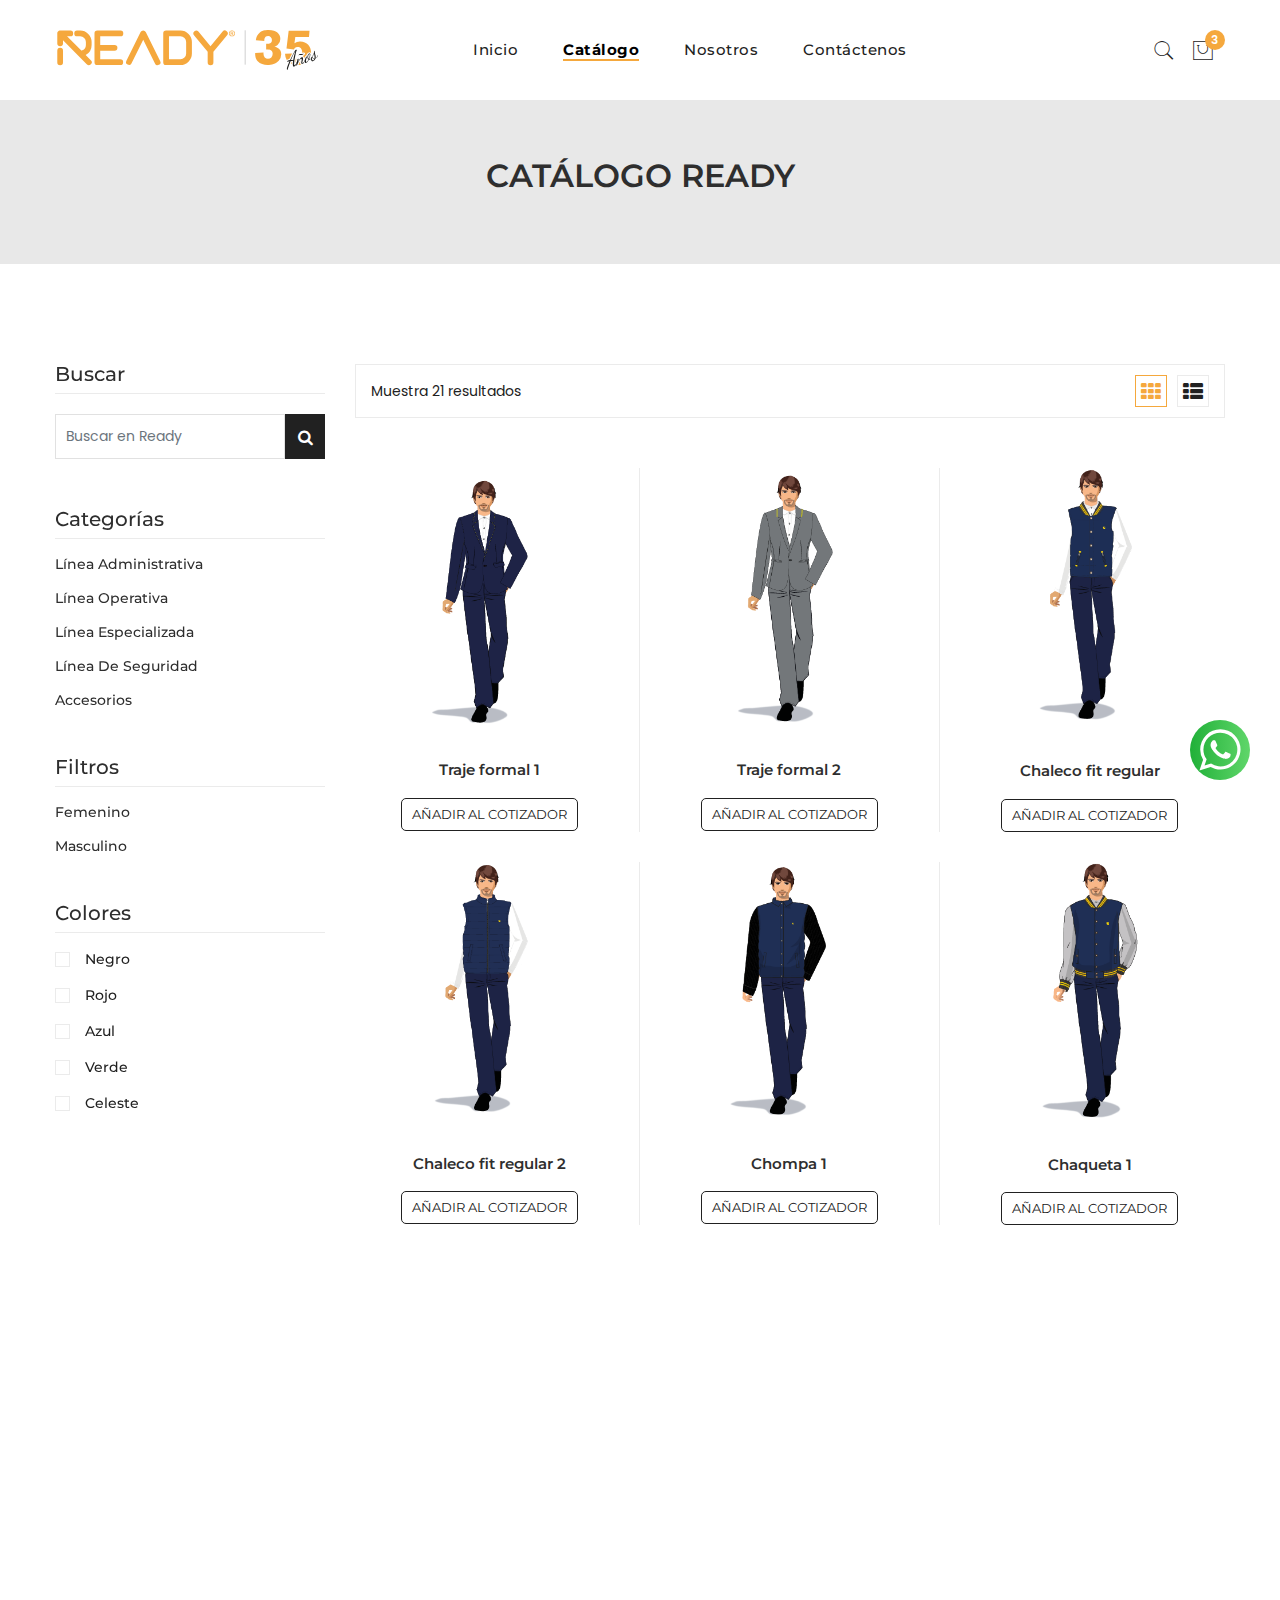
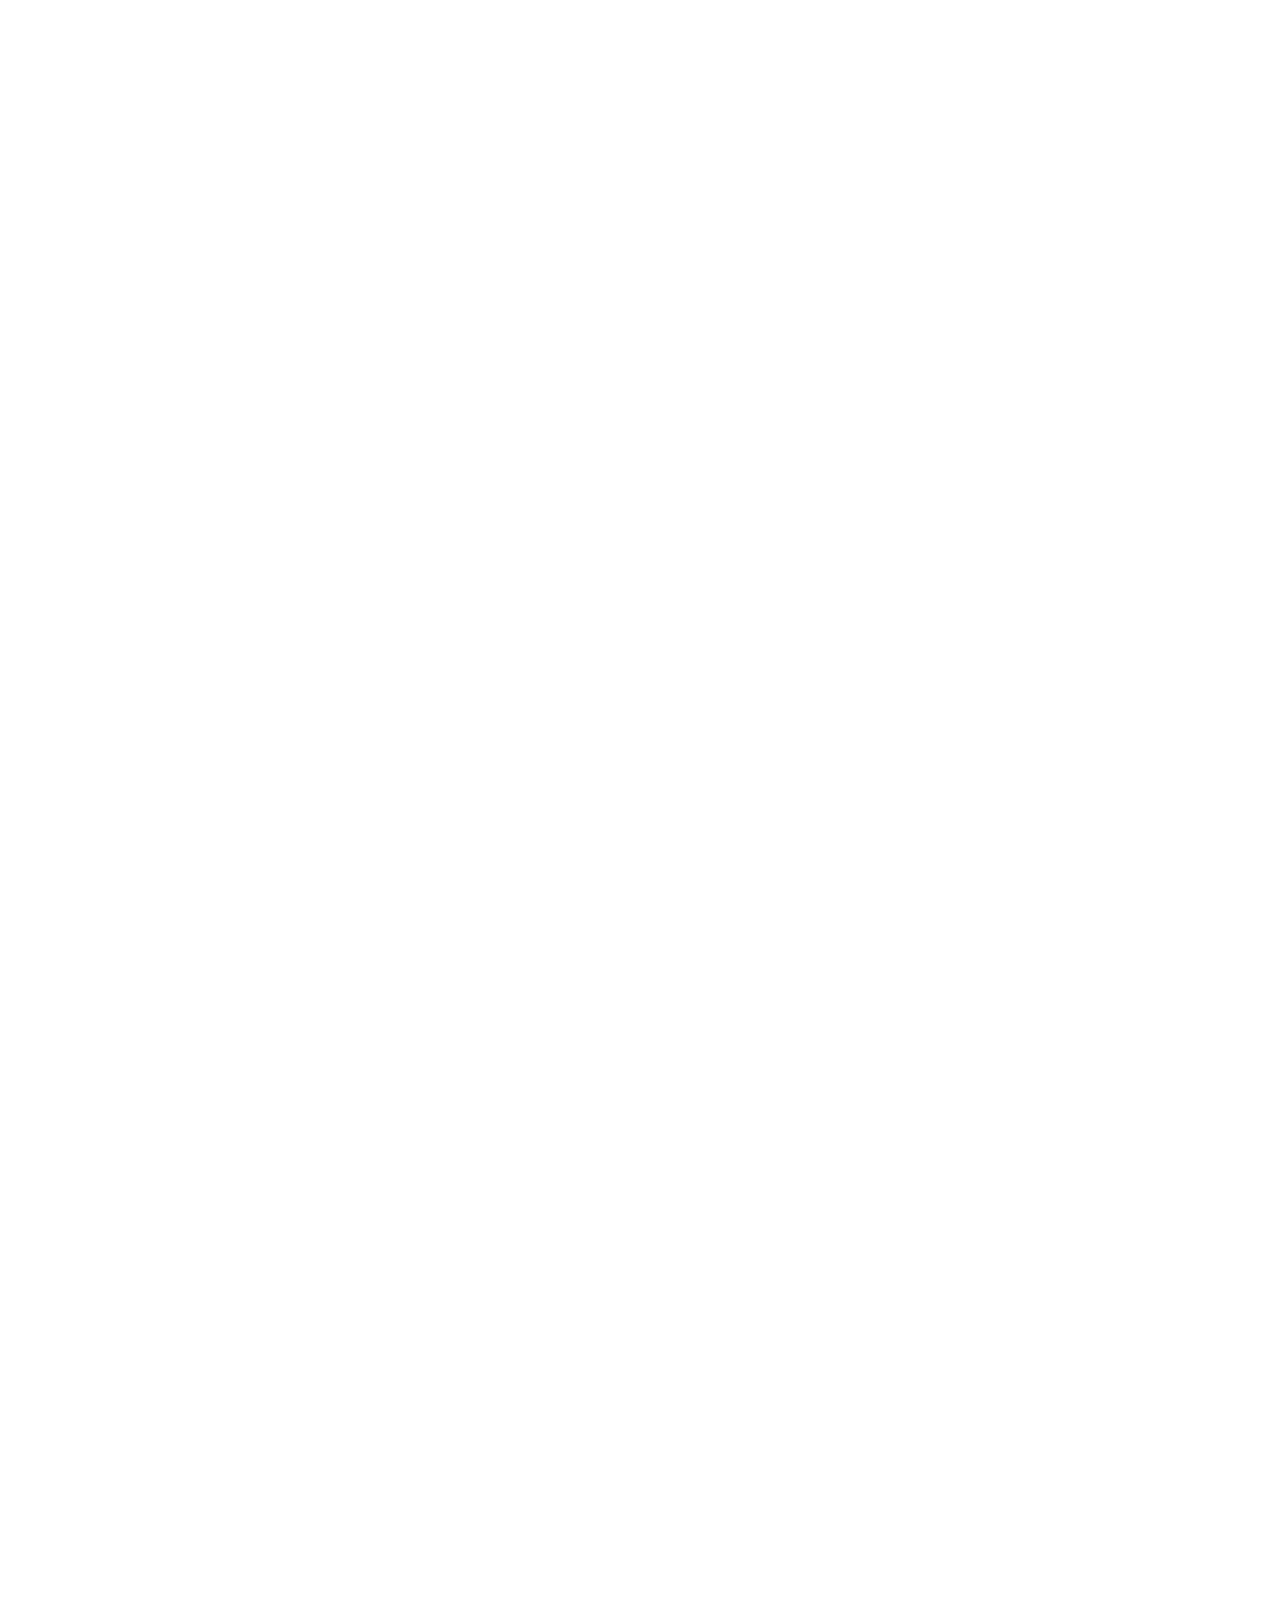
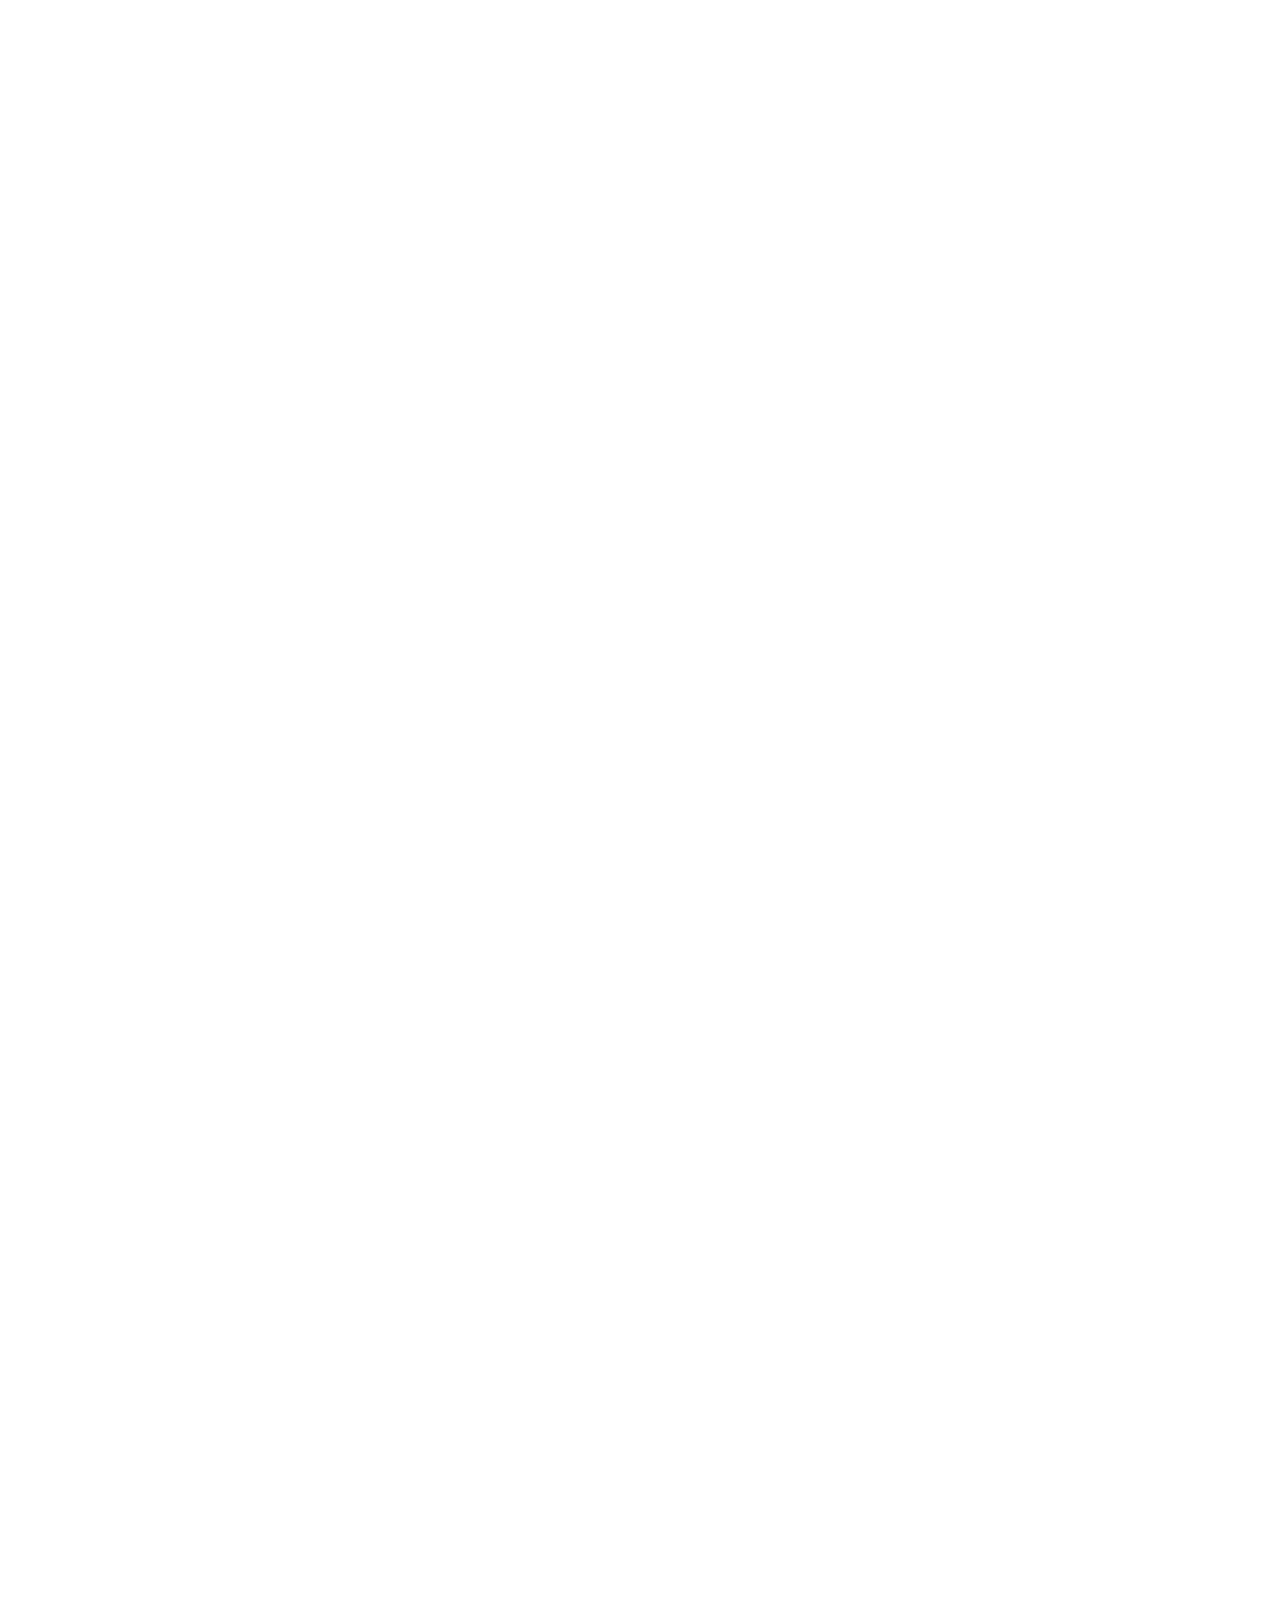
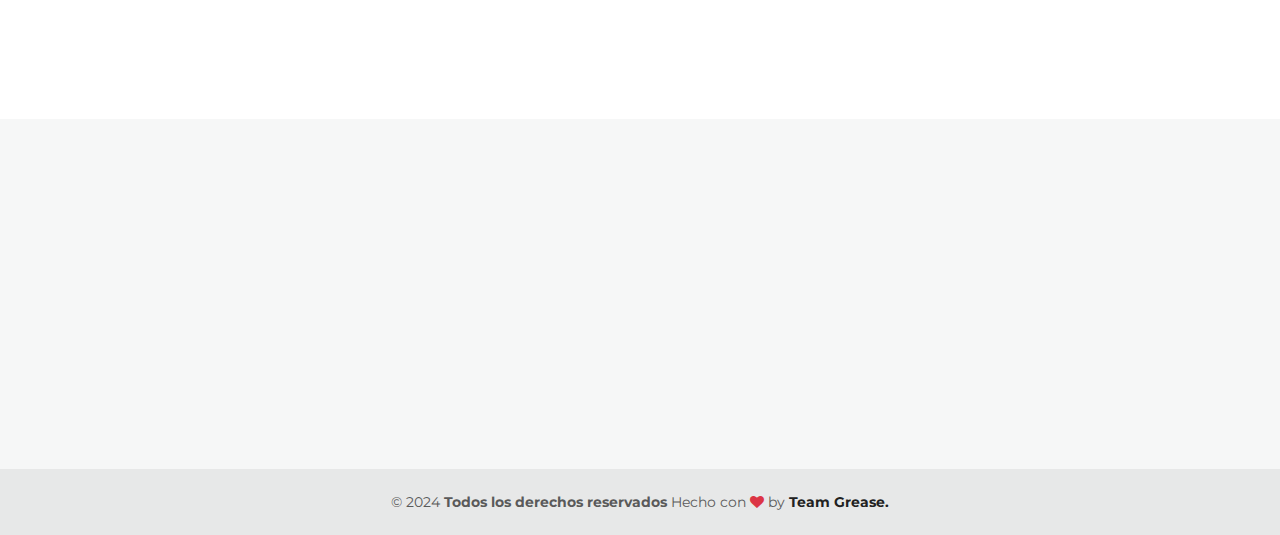
<file: shop-list-left-sidebar.html>
<!DOCTYPE html>
<html lang="es">

    <head>
        <meta charset="UTF-8" />
        <meta name="viewport" content="width=device-width, initial-scale=1.0" />
        <meta name="description" content="Explora nuestro catálogo de uniformes personalizados para diversas industrias, con opciones que garantizan seguridad, comodidad y estilo.">
        <meta name="keywords" content="catálogo de uniformes, uniformes personalizados, uniformes industriales, ropa de trabajo Ecuador, uniformes para empresas">
        <title>Catálogo de Uniformes Industriales y Corporativos | Ready Ecuador</title>
        <link rel="shortcut icon" href="assets/images/favicon.ico">
        <!-- Etiquetas  Open Graph -->
        <meta property="og:title" content="Catálogo Ready - Uniformes para Cada Necesidad" />
        <meta property="og:description" content="Descubre nuestra amplia gama de uniformes diseñados para diferentes industrias, desde petroleros hasta bancarios. ¡Visítanos y encuentra el tuyo!" />
        <meta property="og:image" content="assets/images/slider/Ready-uniformes-administrativos-ecuador.png" />

        <!-- Vendor CSS (Icon Font) -->
        <link rel="stylesheet" href="assets/css/vendor/fontawesome.min.css">
        <link rel="stylesheet" href="assets/css/vendor/pe-icon-7-stroke.min.css">


        <!-- Plugins CSS (All Plugins Files) -->

        <link rel="stylesheet" href="assets/css/plugins/swiper-bundle.min.css" />
        <link rel="stylesheet" href="assets/css/plugins/animate.min.css" />
        <link rel="stylesheet" href="assets/css/plugins/aos.min.css" />
        <link rel="stylesheet" href="assets/css/plugins/nice-select.min.css" />
        <link rel="stylesheet" href="assets/css/plugins/jquery-ui.min.css" />
        <link rel="stylesheet" href="assets/css/plugins/lightgallery.min.css" />

        <link rel="stylesheet" href="assets/css/style.css" />        
    </head>

    <body>
        <div class="header section">

            <!-- Header Top Start -->
            <!--<div class="header-top bg-light">
                <div class="container">
                    <div class="row row-cols-xl-2 align-items-center">                 
                        <div class="col-12 text-center">
                            <p class="header-top-message">Promoción de temporada 20% en prendas seleccionadas <a href="shop-grid.html">Compra ahora</a></p>
                        </div>
                    </div>
                </div>
            </div>-->
            <!-- Header Top End -->

            <!-- Header Bottom Start -->
            <div class="header-bottom">
                <div class="header-sticky">
                    <div class="container">
                        <div class="row align-items-center">

                            <!-- Header Logo Start -->
                            <div class="col-xl-3 col-7">
                                <div class="header-logo">
                                    <a href="index.html"><img src="assets/images/logo/Logo-Ready-30-gold.svg" alt="READY" /></a>
                                </div>
                            </div>
                            <!-- Header Logo End -->

                            <!-- Header Menu Start -->
                            <div class="col-xl-7 d-none d-xl-block">
                                <div class="main-menu position-relative">
                                    <ul>
                                        <li><a href="index.html" > <span>Inicio</span></a></li>
                                        <li><a href="shop-list-left-sidebar.html" class="active"> <span>Catálogo</span></a></li>
                                        <li><a href="about.html"> <span>Nosotros</span></a></li>

                                        <!-- <li><a href="blog.html"> <span>Blog</span></a></li>-->
                                        <li><a href="contact.html"> <span>Contáctenos</span></a></li>                                   
                                    </ul>
                                </div>
                            </div>
                            <!-- Header Menu End -->

                            <!-- Header Action Start -->
                            <div class="col-xl-2 col-5">
                                <div class="header-actions">

                                    <!-- Search Header Action Button Start -->
                                    <a href="javascript:void(0)" class="header-action-btn header-action-btn-search"><i class="pe-7s-search"></i></a>
                                    <!-- Search Header Action Button End -->                                  
                                    <!-- Shopping Cart Header Action Button Start -->
                                    <a href="javascript:void(0)" class="header-action-btn header-action-btn-cart">
                                        <i class="pe-7s-shopbag"></i>
                                        <span class="header-action-num">3</span>
                                    </a>
                                    <!-- Shopping Cart Header Action Button End -->

                                    <!-- Mobile Menu Hambarger Action Button Start -->
                                    <a href="javascript:void(0)" class="header-action-btn header-action-btn-menu d-xl-none d-lg-block">
                                        <i class="fa fa-bars"></i>
                                    </a>
                                    <!-- Mobile Menu Hambarger Action Button End -->

                                </div>
                            </div>
                            <!-- Header Action End -->

                        </div>
                    </div>
                </div>
            </div>
            <!-- Header Bottom End -->

            <!-- Mobile Menu Start -->
            <div class="mobile-menu-wrapper">
                <div class="offcanvas-overlay"></div>

                <!-- Mobile Menu Inner Start -->
                <div class="mobile-menu-inner">

                    <!-- Button Close Start -->
                    <div class="offcanvas-btn-close">
                        <i class="pe-7s-close"></i>
                    </div>
                    <!-- Button Close End -->

                    <!-- Mobile Menu Start -->
                    <div class="mobile-navigation">
                        <nav>
                            <ul class="mobile-menu">
                                <li><a href="index.html"> <span>Inicio</span></a></li>
                                <li><a href="shop-list-left-sidebar.html"> <span>Catálogo</span></a></li>
                                <li><a href="about.html"> <span>Nosotros</span></a></li>

                                <!-- <li><a href="blog.html"> <span>Blog</span></a></li>-->
                                <li><a href="contact.html"> <span>Contáctenos</span></a></li>    
                            </ul>
                        </nav>
                    </div>
                    <!-- Mobile Menu End -->


                    <!-- Contact Links/Social Links Start -->
                    <div class="mt-auto">

                        <!-- Contact Links Start -->
                        <ul class="contact-links">
                            <li><i class="fa fa-phone"></i><a href="#">UIO (593-2) 3825 520</a></li>
                            <li><i class="fa fa-phone"></i><a href="#">GYE (593-4) 2680 116</a></li>
                            <li><i class="fa fa-envelope-o"></i><a href="#"> ventasuniformes@royaltext.com.ec</a></li>
                        </ul>
                        <!-- Contact Links End -->

                        <!-- Social Widget Start -->
                        <div class="widget-social">                           
                            <a title="Linkedin" href="https://www.linkedin.com/company/royaltexec/"><i class="fa fa-linkedin"></i></a>                           
                        </div>
                        <!-- Social Widget Ende -->
                    </div>
                    <!-- Contact Links/Social Links End -->
                </div>
                <!-- Mobile Menu Inner End -->
            </div>
            <!-- Mobile Menu End -->

            <!-- Offcanvas Search Start -->
            <div class="offcanvas-search">
                <div class="offcanvas-search-inner">

                    <!-- Button Close Start -->
                    <div class="offcanvas-btn-close">
                        <i class="pe-7s-close"></i>
                    </div>
                    <!-- Button Close End -->

                    <!-- Offcanvas Search Form Start -->
                    <form class="offcanvas-search-form" action="#">
                        <input type="text" placeholder="Buscar..." class="offcanvas-search-input">
                    </form>
                    <!-- Offcanvas Search Form End -->

                </div>
            </div>
            <!-- Offcanvas Search End -->

            <!-- Cart Offcanvas Start -->
            <div class="cart-offcanvas-wrapper">
                <div class="offcanvas-overlay"></div>

                <!-- Cart Offcanvas Inner Start -->
                <div class="cart-offcanvas-inner">

                    <!-- Button Close Start -->
                    <div class="offcanvas-btn-close">
                        <i class="pe-7s-close"></i>
                    </div>
                    <!-- Button Close End -->

                    <!-- Offcanvas Cart Content Start -->
                    <div class="offcanvas-cart-content">
                        <!-- Offcanvas Cart Title Start -->
                        <h2 class="offcanvas-cart-title mb-10">Cotizador</h2>
                        <!-- Offcanvas Cart Title End -->

                        <!-- Cart Product/Price Start -->
                        <div class="cart-product-wrapper mb-6">

                            <!-- Single Cart Product Start -->
                            <div class="single-cart-product">
                                <div class="cart-product-thumb">
                                    <a href="single-product-traje.html"><img src="assets/images/products/banco/traje-formal-1.png" alt="Cart Product"></a>
                                </div>
                                <div class="cart-product-content">
                                    <h3 class="title"><a href="single-product.html">Traje formal</a></h3>                                   
                                </div>
                            </div>
                            <!-- Single Cart Product End -->

                            <!-- Product Remove Start -->
                            <div class="cart-product-remove">
                                <a href="#"><i class="fa fa-trash"></i></a>
                            </div>
                            <!-- Product Remove End -->

                        </div>
                        <div class="cart-product-wrapper mb-6">

                            <!-- Single Cart Product Start -->
                            <div class="single-cart-product">
                                <div class="cart-product-thumb">
                                    <a href="single-product.html"><img src="assets/images/products/SWEATERS.png" alt="Cart Product"></a>
                                </div>
                                <div class="cart-product-content">
                                    <h3 class="title"><a href="single-product.html">SWEATER</a></h3>                                   
                                </div>
                            </div>
                            <!-- Single Cart Product End -->

                            <!-- Product Remove Start -->
                            <div class="cart-product-remove">
                                <a href="#"><i class="fa fa-trash"></i></a>
                            </div>
                            <!-- Product Remove End -->

                        </div>
                        <!-- Cart Product/Price End -->                       

                        <!-- Cart Product/Price Start -->
                        <div class="cart-product-wrapper mb-6">

                            <!-- Single Cart Product Start -->
                            <div class="single-cart-product">
                                <div class="cart-product-thumb">
                                    <a href="single-product.html"><img src="assets/images/products/overol-rojo.png" alt="Cart Product"></a>
                                </div>
                                <div class="cart-product-content">
                                    <h3 class="title"><a href="single-product.html">OVEROL</a></h3>                                   
                                </div>
                            </div>
                            <!-- Single Cart Product End -->

                            <!-- Product Remove Start -->
                            <div class="cart-product-remove">
                                <a href="#"><i class="fa fa-trash"></i></a>
                            </div>
                            <!-- Product Remove End -->

                        </div>
                        <!-- Cart Product/Price End -->

                        <!-- Cart Product Total Start -->
                        <!--<div class="cart-product-total">
                            <span class="value">Subtotal</span>
                            <span class="price">220$</span>
                        </div>-->
                        <!-- Cart Product Total End -->

                        <!-- Cart Product Button Start -->
                        <div class="cart-product-btn mt-4">
                            <!-- <a href="#" class="btn btn-dark btn-hover-primary rounded-0 w-100">View cart</a>-->
                            <a href="#" class="btn btn-dark btn-hover-primary rounded-0 w-100 mt-4">Cotizar</a>
                        </div>
                        <!-- Cart Product Button End -->

                    </div>
                    <!-- Offcanvas Cart Content End -->

                </div>
                <!-- Cart Offcanvas Inner End -->
            </div>
            <!-- Cart Offcanvas End -->
        </div>

        <!-- Breadcrumb Section Start -->
        <div class="section">

            <!-- Breadcrumb Area Start -->
            <div class="breadcrumb-area bg-light">
                <div class="container-fluid">
                    <div class="breadcrumb-content text-center">
                        <h1 class="title">CATÁLOGO READY</h1>                    
                    </div>
                </div>
            </div>
            <!-- Breadcrumb Area End -->

        </div>
        <!-- Breadcrumb Section End -->

       <!-- Shop Section Start -->
        <div class="section section-margin">
            <div class="container">
                <div class="row flex-row-reverse">
                    <div class="col-lg-9 col-12 col-custom">

                        <!--shop toolbar start-->
                        <div class="shop_toolbar_wrapper flex-column flex-md-row mb-10">

                            <!-- Shop Top Bar Left start -->
                            <div class="shop-top-bar-left mb-md-0 mb-2">
                                <div class="shop-top-show">
                                    <span>Muestra 21 resultados</span>
                                </div>
                            </div>
                            <!-- Shop Top Bar Left end -->

                            <!-- Shopt Top Bar Right Start -->
                            <div class="shop-top-bar-right">
                                <div class="shop_toolbar_btn">
                                    <button data-role="grid_3" type="button" class="active btn-grid-4" title="Grid"><i class="fa fa-th"></i></button>
                                    <button data-role="grid_list" type="button" class="btn-list" title="List"><i class="fa fa-th-list"></i></button>
                                </div>
                            </div>
                            <!-- Shopt Top Bar Right End -->

                        </div>
                        <!--shop toolbar end-->

                       <!-- Shop Wrapper Start -->
                        <div class="row shop_wrapper grid_3">
                            <!-- Banco uniformes inicio -------------------------------->
                            <div class="col-lg-4 col-md-4 col-sm-6 product" data-aos="fade-up" data-aos-delay="200">
                                <div class="product-inner">
                                    <div class="thumb">
                                        <a href="single-product-traje.html" class="image">
                                            <img class="first-image" src="assets/images/products/banco/traje-formal-1.png" alt="Product" />
                                            <img class="second-image" src="assets/images/products/banco/traje-formal-2.png" alt="Product" />
                                        </a>
                                        <div class="actions">

                                            <a href="#" title="Quickview" class="action quickview" data-bs-toggle="modal" data-bs-target="#exampleModalTraje"><i class="pe-7s-search"></i></a>                                       
                                        </div>
                                    </div>
                                    <div class="content">                          
                                        <h5 class="title"><a href="single-product-traje.html">Traje formal 1</a></h5>                                    
                                        <p> SERVICIO AL CLIENTE MASCULINO TRAJE FORMAL 1
                                    TRAJE FORMAL: CHAQUETA CUELLO SASTRE CON DETALLES DE PESPUNTES EN CONTRASTE EN LA SOLAPA EXTERNA, BOLSILLOS VIVIADOS CON TAPETAS, ABERTURAS EN LA PARTE POSTERIOR. PANTALON CON BOLSILLOS DIAGONALES DELANTEROS, BOLSILLOS POSTERIORES CON PRESILLAS Y BOTON, DETALLE EN PRETINA POSTERIOR</p>                                                
                                        <div class="shop-list-btn">

                                            <button class="btn btn-sm btn-outline-dark btn-hover-primary" title="Add To Cart">Añadir al cotizador</button>
                                        </div>
                                    </div>
                                </div>
                            </div>
                            <div class="col-lg-4 col-md-4 col-sm-6 product" data-aos="fade-up" data-aos-delay="200">
                                <div class="product-inner">
                                    <div class="thumb">
                                        <a href="single-product-traje.html" class="image">
                                            <img class="first-image" src="assets/images/products/banco/traje2-formal-1.png" alt="Product" />
                                            <img class="second-image" src="assets/images/products/banco/traje2-formal-2.png" alt="Product" />
                                        </a>
                                        <div class="actions">

                                            <a href="#" title="Quickview" class="action quickview" data-bs-toggle="modal" data-bs-target="#exampleModalCenter"><i class="pe-7s-search"></i></a>                                       
                                        </div>
                                    </div>
                                    <div class="content">                          
                                        <h5 class="title"><a href="single-product.html">Traje formal 2</a></h5>                                    
                                        <p> TRAJE FORMAL: CHAQUETA CUELLO SASTRE CON DETALLE DECORATIVO EN CONTRASTE EN EL BORDE DEL CUELLO, BOLSILLOS VIVIADOS DELANTEROS.
                                        PANTALON CON BOLSILLOS LATERALES DELANTEROS, BOLSILLOS POSTERIORES CDE 1 PIEZA.</p>                                                
                                        <div class="shop-list-btn">

                                            <button class="btn btn-sm btn-outline-dark btn-hover-primary" title="Add To Cart">Añadir al cotizador</button>
                                        </div>
                                    </div>
                                </div>
                            </div>
                            <div class="col-lg-4 col-md-4 col-sm-6 product" data-aos="fade-up" data-aos-delay="200">
                                <div class="product-inner">
                                    <div class="thumb">
                                        <a href="single-product.html" class="image">
                                            <img class="first-image" src="assets/images/products/banco/chalecoH2-1.png" alt="Product" />
                                            <img class="second-image" src="assets/images/products/banco/chalecoH2-2.png" alt="Product" />
                                        </a>
                                        <div class="actions">

                                            <a href="#" title="Quickview" class="action quickview" data-bs-toggle="modal" data-bs-target="#exampleModalCenter"><i class="pe-7s-search"></i></a>                                       
                                        </div>
                                    </div>
                                    <div class="content">                          
                                        <h5 class="title"><a href="single-product.html">Chaleco fit regular</a></h5>                                    
                                        <p>CHALECO FIT REGULAR CUERPO CAPITONADO, BOLSILLOS DIAGONALES CON CREMALLERA NO VISTA Y EXTREMOS EN COMBINACION AMARILLO, BROCHES METALICOS EN EL CENTRO FRENTE DLANTERO, DETALLE DE FAJA TEJIDA FONDO GRIS CON COLORES INSTITUCIONALES EN EL CUELLO. BORDADO INSTITUCIONAL EN EL PECHO.</p>                                                
                                        <div class="shop-list-btn">

                                            <button class="btn btn-sm btn-outline-dark btn-hover-primary" title="Add To Cart">Añadir al cotizador</button>
                                        </div>
                                    </div>
                                </div>
                            </div>
                            <div class="col-lg-4 col-md-4 col-sm-6 product" data-aos="fade-up" data-aos-delay="200">
                                <div class="product-inner">
                                    <div class="thumb">
                                        <a href="single-product.html" class="image">
                                            <img class="first-image" src="assets/images/products/banco/chalecoH1-1.png" alt="Product" />
                                            <img class="second-image" src="assets/images/products/banco/chalecoH1-2.png" alt="Product" />
                                        </a>
                                        <div class="actions">

                                            <a href="#" title="Quickview" class="action quickview" data-bs-toggle="modal" data-bs-target="#exampleModalCenter"><i class="pe-7s-search"></i></a>                                       
                                        </div>
                                    </div>
                                    <div class="content">                          
                                        <h5 class="title"><a href="single-product.html">Chaleco fit regular 2</a></h5>                                    
                                        <p>CHALECO FIT REGULAR, CUERPO CAPITONADO, BOLSILLOS DIAGONALES VIVIADOS 1 PIEZA CON DETALLE DE VIVO EN CONTRASTE, CIERRE NYLON EN EL CENTRO DELANTERO , COMBINACION (GRIS) EN TELA RIB PARA EL CUELLO INTERNO, ELASTICO REGULADOR EN EL BAJO , BORDADO INSTITUCIONAL.</p>                                                
                                        <div class="shop-list-btn">

                                            <button class="btn btn-sm btn-outline-dark btn-hover-primary" title="Add To Cart">Añadir al cotizador</button>
                                        </div>
                                    </div>
                                </div>
                            </div>
                            <div class="col-lg-4 col-md-4 col-sm-6 product" data-aos="fade-up" data-aos-delay="200">
                                <div class="product-inner">
                                    <div class="thumb">
                                        <a href="single-product.html" class="image">
                                            <img class="first-image" src="assets/images/products/banco/chompaH1-1.png" alt="Product" />
                                            <img class="second-image" src="assets/images/products/banco/chompaH1-2.png" alt="Product" />
                                        </a>
                                        <div class="actions">

                                            <a href="#" title="Quickview" class="action quickview" data-bs-toggle="modal" data-bs-target="#exampleModalCenter"><i class="pe-7s-search"></i></a>                                       
                                        </div>
                                    </div>
                                    <div class="content">                          
                                        <h5 class="title"><a href="single-product.html">Chompa 1</a></h5>                                    
                                        <p> CHOMPA CUERPO CAPITONEADO (ACOLCHADO) CUELLO SPORT, BROCHES EN CENTRO DELANTERO, BOLSILLOS VIVIADOS DE 1 PIEZA CON CREMALLERA OCULTA, Y MANGAS EN TONO CONTRASTE Y COMBINACION DE TEJIDO RIB.</p>                                                
                                        <div class="shop-list-btn">

                                            <button class="btn btn-sm btn-outline-dark btn-hover-primary" title="Add To Cart">Añadir al cotizador</button>
                                        </div>
                                    </div>
                                </div>
                            </div>
                            <div class="col-lg-4 col-md-4 col-sm-6 product" data-aos="fade-up" data-aos-delay="200">
                                <div class="product-inner">
                                    <div class="thumb">
                                        <a href="single-product.html" class="image">
                                            <img class="first-image" src="assets/images/products/banco/chaquetaH1-1.png" alt="Product" />
                                            <img class="second-image" src="assets/images/products/banco/chaquetaH1-2.png" alt="Product" />
                                        </a>
                                        <div class="actions">

                                            <a href="#" title="Quickview" class="action quickview" data-bs-toggle="modal" data-bs-target="#exampleModalCenter"><i class="pe-7s-search"></i></a>                                       
                                        </div>
                                    </div>
                                    <div class="content">                          
                                        <h5 class="title"><a href="single-product.html">Chaqueta 1</a></h5>                                    
                                        <p>  UNIFORME AREA DE SOPORTE CHAQUETA 1
CHAQUETA TIPO VARSITY, FIT REGULAR, BOLSILLOS VIVIADOS 1 PIEZA CON BROCHES, BROCHES EN CENTRO FRENTE DELANTERO, FAJA TEJIDA EN CUELLO PUÑOS Y RUEDO, BORDADO INSTITUCIO- NAL EN EL PECHO.</p>                                                
                                        <div class="shop-list-btn">

                                            <button class="btn btn-sm btn-outline-dark btn-hover-primary" title="Add To Cart">Añadir al cotizador</button>
                                        </div>
                                    </div>
                                </div>
                            </div>
                            <!--Uniformes Mujer------------------->
                            <div class="col-lg-4 col-md-4 col-sm-6 product" data-aos="fade-up" data-aos-delay="200">
                                <div class="product-inner">
                                    <div class="thumb">
                                        <a href="single-product.html" class="image">
                                            <img class="first-image" src="assets/images/products/banco/chalecoF-1.png" alt="Product" />
                                            <img class="second-image" src="assets/images/products/banco/chalecoF-2.png" alt="Product" />
                                        </a>
                                        <div class="actions">

                                            <a href="#" title="Quickview" class="action quickview" data-bs-toggle="modal" data-bs-target="#exampleModalCenter"><i class="pe-7s-search"></i></a>                                       
                                        </div>
                                    </div>
                                    <div class="content">                          
                                        <h5 class="title"><a href="single-product.html">Chaleco 1</a></h5>                                    
                                        <p> </p>                                                
                                        <div class="shop-list-btn">

                                            <button class="btn btn-sm btn-outline-dark btn-hover-primary" title="Add To Cart">Añadir al cotizador</button>
                                        </div>
                                    </div>
                                </div>
                            </div>
                            <div class="col-lg-4 col-md-4 col-sm-6 product" data-aos="fade-up" data-aos-delay="200">
                                <div class="product-inner">
                                    <div class="thumb">
                                        <a href="single-product.html" class="image">
                                            <img class="first-image" src="assets/images/products/banco/trajeM1-formal-1.png" alt="Product" />
                                            <img class="second-image" src="assets/images/products/banco/trajeM1-formal-2.png" alt="Product" />
                                        </a>
                                        <div class="actions">

                                            <a href="#" title="Quickview" class="action quickview" data-bs-toggle="modal" data-bs-target="#exampleModalCenter"><i class="pe-7s-search"></i></a>                                       
                                        </div>
                                    </div>
                                    <div class="content">                          
                                        <h5 class="title"><a href="single-product.html">Traje formal 1</a></h5>                                    
                                        <p> </p>                                                
                                        <div class="shop-list-btn">

                                            <button class="btn btn-sm btn-outline-dark btn-hover-primary" title="Add To Cart">Añadir al cotizador</button>
                                        </div>
                                    </div>
                                </div>
                            </div>
                            <div class="col-lg-4 col-md-4 col-sm-6 product" data-aos="fade-up" data-aos-delay="200">
                                <div class="product-inner">
                                    <div class="thumb">
                                        <a href="single-product.html" class="image">
                                            <img class="first-image" src="assets/images/products/banco/chompaM1-1.png" alt="Product" />
                                            <img class="second-image" src="assets/images/products/banco/chompaM1-2.png" alt="Product" />
                                        </a>
                                        <div class="actions">

                                            <a href="#" title="Quickview" class="action quickview" data-bs-toggle="modal" data-bs-target="#exampleModalCenter"><i class="pe-7s-search"></i></a>                                       
                                        </div>
                                    </div>
                                    <div class="content">                          
                                        <h5 class="title"><a href="single-product.html">Chompa 1</a></h5>                                    
                                        <p> </p>                                                
                                        <div class="shop-list-btn">

                                            <button class="btn btn-sm btn-outline-dark btn-hover-primary" title="Add To Cart">Añadir al cotizador</button>
                                        </div>
                                    </div>
                                </div>
                            </div>
                            <div class="col-lg-4 col-md-4 col-sm-6 product" data-aos="fade-up" data-aos-delay="200">
                                <div class="product-inner">
                                    <div class="thumb">
                                        <a href="single-product.html" class="image">
                                            <img class="first-image" src="assets/images/products/banco/chompaM2-1.png" alt="Product" />
                                            <img class="second-image" src="assets/images/products/banco/chompaM2-2.png" alt="Product" />
                                        </a>
                                        <div class="actions">

                                            <a href="#" title="Quickview" class="action quickview" data-bs-toggle="modal" data-bs-target="#exampleModalCenter"><i class="pe-7s-search"></i></a>                                       
                                        </div>
                                    </div>
                                    <div class="content">                          
                                        <h5 class="title"><a href="single-product.html">Chompa 2</a></h5>                                    
                                        <p> </p>                                                
                                        <div class="shop-list-btn">

                                            <button class="btn btn-sm btn-outline-dark btn-hover-primary" title="Add To Cart">Añadir al cotizador</button>
                                        </div>
                                    </div>
                                </div>
                            </div>
                            <div class="col-lg-4 col-md-4 col-sm-6 product" data-aos="fade-up" data-aos-delay="200">
                                <div class="product-inner">
                                    <div class="thumb">
                                        <a href="single-product.html" class="image">
                                            <img class="first-image" src="assets/images/products/banco/chalecoM-1.png" alt="Product" />
                                            <img class="second-image" src="assets/images/products/banco/chalecoM-2.png" alt="Product" />
                                        </a>
                                        <div class="actions">

                                            <a href="#" title="Quickview" class="action quickview" data-bs-toggle="modal" data-bs-target="#exampleModalCenter"><i class="pe-7s-search"></i></a>                                       
                                        </div>
                                    </div>
                                    <div class="content">                          
                                        <h5 class="title"><a href="single-product.html">Chaleco 1</a></h5>                                    
                                        <p> </p>                                                
                                        <div class="shop-list-btn">

                                            <button class="btn btn-sm btn-outline-dark btn-hover-primary" title="Add To Cart">Añadir al cotizador</button>
                                        </div>
                                    </div>
                                </div>
                            </div>
                            <div class="col-lg-4 col-md-4 col-sm-6 product" data-aos="fade-up" data-aos-delay="200">
                                <div class="product-inner">
                                    <div class="thumb">
                                        <a href="single-product.html" class="image">
                                            <img class="first-image" src="assets/images/products/banco/chalecoM2-1.png" alt="Product" />
                                            <img class="second-image" src="assets/images/products/banco/chalecoM2-2.png" alt="Product" />
                                        </a>
                                        <div class="actions">

                                            <a href="#" title="Quickview" class="action quickview" data-bs-toggle="modal" data-bs-target="#exampleModalCenter"><i class="pe-7s-search"></i></a>                                       
                                        </div>
                                    </div>
                                    <div class="content">                          
                                        <h5 class="title"><a href="single-product.html">Chaleco 2</a></h5>                                    
                                        <p> </p>                                                
                                        <div class="shop-list-btn">

                                            <button class="btn btn-sm btn-outline-dark btn-hover-primary" title="Add To Cart">Añadir al cotizador</button>
                                        </div>
                                    </div>
                                </div>
                            </div>
                            <!-- Banco uniformes fin -------------------------------->
                            <!-- Single Product Start -->
                            <div class="col-lg-4 col-md-4 col-sm-6 product" data-aos="fade-up" data-aos-delay="200">
                                <div class="product-inner">
                                    <div class="thumb">
                                        <a href="single-product.html" class="image">
                                            <img class="first-image" src="assets/images/products/SWEATERS.png" alt="Product" />
                                            <img class="second-image" src="assets/images/products/SWEATERS.png" alt="Product" />
                                        </a>
                                        <div class="actions">

                                            <a href="#" title="Quickview" class="action quickview" data-bs-toggle="modal" data-bs-target="#exampleModalCenter"><i class="pe-7s-search"></i></a>                                       
                                        </div>
                                    </div>
                                    <div class="content">                          
                                        <h5 class="title"><a href="single-product.html">SWEATERS</a></h5>                                    
                                        <p>Modelo abierto o cerrado con cuello en V y redondo. Variedad de composiciones. Sweater de tejido suave. Variedad de modelos (fits), tallas y colores.</p>                                                
                                        <div class="shop-list-btn">

                                            <button class="btn btn-sm btn-outline-dark btn-hover-primary" title="Add To Cart">Añadir al cotizador</button>
                                        </div>
                                    </div>
                                </div>
                            </div>
                            <!-- Single Product End -->

                            <!-- Single Product Start -->
                            <div class="col-lg-4 col-md-4 col-sm-6 product" data-aos="fade-up" data-aos-delay="300">
                                <div class="product-inner">
                                    <div class="thumb">
                                        <a href="single-product-chaleco.html" class="image">
                                            <img class="first-image" src="assets/images/products/CHALECO.jpg" alt="Product" />
                                            <img class="second-image" src="assets/images/products/CHALECO.jpg" alt="Product" />
                                        </a>
                                        <div class="actions">

                                            <a href="#" title="Quickview" class="action quickview" data-bs-toggle="modal" data-bs-target="#exampleModalChaleco"><i class="pe-7s-search"></i></a>                                       
                                        </div>
                                    </div>
                                    <div class="content">                          
                                        <h5 class="title"><a href="single-product-chaleco.html">CHALECO</a></h5>                                    
                                        <p>Composición de telas: 100% algodón, 100% poliéster, polialgodón. Variedad de modelos (fits), tallas y colores. Bolsillos utilitarios.</p>                                                
                                        <div class="shop-list-btn">

                                            <button class="btn btn-sm btn-outline-dark btn-hover-primary" title="Add To Cart">Añadir al cotizador</button>
                                        </div>
                                    </div>
                                </div>
                            </div>
                            <!-- Single Product End -->
                            <!-- Single Product Start -->
                            <div class="col-lg-4 col-md-4 col-sm-6 product" data-aos="fade-up" data-aos-delay="300">
                                <div class="product-inner">
                                    <div class="thumb">
                                        <a href="single-product-overol.html" class="image">
                                            <img class="first-image" src="assets/images/products/overol-gris.png" alt="Product" />
                                            <img class="second-image" src="assets/images/products/overol-rojo.png" alt="Product" />
                                        </a>
                                        <div class="actions">

                                            <a href="#" title="Quickview" class="action quickview" data-bs-toggle="modal" data-bs-target="#exampleModalOverol"><i class="pe-7s-search"></i></a>                                       
                                        </div>
                                    </div>
                                    <div class="content">                          
                                        <h5 class="title"><a href="single-product-overol.html">OVEROL</a></h5>                                    
                                        <p>Variedad de telas (algodón, polialgodón, jersey, lycra), tallas y colores. Cierre doble vía. Bolsillos laterales. Puños y bastas ajustables. Bolsillos utilitarios.</p>                                                
                                        <div class="shop-list-btn">

                                            <button class="btn btn-sm btn-outline-dark btn-hover-primary" title="Add To Cart">Añadir al cotizador</button>
                                        </div>
                                    </div>
                                </div>
                            </div>
                            <!-- Single Product End -->

                            <!-- Single Product Start -->
                            <div class="col-lg-4 col-md-4 col-sm-6 product" data-aos="fade-up" data-aos-delay="300">
                                <div class="product-inner">
                                    <div class="thumb">
                                        <a href="single-product-overol.html" class="image">
                                            <img class="first-image" src="assets/images/products/chompa.png" alt="Product" />
                                            <img class="second-image" src="assets/images/products/chompa.png" alt="Product" />
                                        </a>
                                        <div class="actions">

                                            <a href="#" title="Quickview" class="action quickview" data-bs-toggle="modal" data-bs-target="#exampleModalCenter"><i class="pe-7s-search"></i></a>                                       
                                        </div>
                                    </div>
                                    <div class="content">                          
                                        <h5 class="title"><a href="single-product-overol.html">CHOMPA</a></h5>                                    
                                        <p>Composición de telas: 100% algodón, 100% poliéster, polialgodón. Variedad de modelos (fits), tallas y colores. Bolsillos utilitarios.</p>                                                
                                        <div class="shop-list-btn">

                                            <button class="btn btn-sm btn-outline-dark btn-hover-primary" title="Add To Cart">Añadir al cotizador</button>
                                        </div>
                                    </div>
                                </div>
                            </div>
                            <!-- Single Product End -->

                            <!-- Single Product Start -->
                            <div class="col-lg-4 col-md-4 col-sm-6 product" data-aos="fade-up" data-aos-delay="300">
                                <div class="product-inner">
                                    <div class="thumb">
                                        <a href="single-product.html" class="image">
                                            <img class="first-image" src="assets/images/products/blusa.png" alt="Product" />
                                            <img class="second-image" src="assets/images/products/blusa.png" alt="Product" />
                                        </a>
                                        <div class="actions">

                                            <a href="#" title="Quickview" class="action quickview" data-bs-toggle="modal" data-bs-target="#exampleModalCenter"><i class="pe-7s-search"></i></a>                                       
                                        </div>
                                    </div>
                                    <div class="content">                          
                                        <h5 class="title"><a href="single-product.html">BLUSA</a></h5>                                    
                                        <p>Composición de telas: 100% algodón, 100% poliéster, polialgodón o comfort. Variedad de modelos (fits), tallas y colores. Manga corta, manga larga con puño.</p>                                                
                                        <div class="shop-list-btn">

                                            <button class="btn btn-sm btn-outline-dark btn-hover-primary" title="Add To Cart">Añadir al cotizador</button>
                                        </div>
                                    </div>
                                </div>
                            </div>
                            <!-- Single Product End -->

                            <!-- Single Product Start -->
                            <div class="col-lg-4 col-md-4 col-sm-6 product" data-aos="fade-up" data-aos-delay="300">
                                <div class="product-inner">
                                    <div class="thumb">
                                        <a href="single-product.html" class="image">
                                            <img class="first-image" src="assets/images/products/camisa.png" alt="Product" />
                                            <img class="second-image" src="assets/images/products/camisa.png" alt="Product" />
                                        </a>
                                        <div class="actions">

                                            <a href="#" title="Quickview" class="action quickview" data-bs-toggle="modal" data-bs-target="#exampleModalCenter"><i class="pe-7s-search"></i></a>                                       
                                        </div>
                                    </div>
                                    <div class="content">                          
                                        <h5 class="title"><a href="single-product.html">CAMISA</a></h5>                                    
                                        <p>Composición de telas: 100%, algodón, 100% poliéster, polialgodón o comfort. Bolsillo tipo parche en pecho izquierdo. variedad de modelos (fits), tallas y colores. Botón en punta de cuello.</p>                                                
                                        <div class="shop-list-btn">

                                            <button class="btn btn-sm btn-outline-dark btn-hover-primary" title="Add To Cart">Añadir al cotizador</button>
                                        </div>
                                    </div>
                                </div>
                            </div>
                            <!-- Single Product End -->
                            <!-- Single Product Start -->
                            <div class="col-lg-4 col-md-4 col-sm-6 product" data-aos="fade-up" data-aos-delay="300">
                                <div class="product-inner">
                                    <div class="thumb">
                                        <a href="single-product.html" class="image">
                                            <img class="first-image" src="assets/images/products/panatalon-mujer.png" alt="Product" />
                                            <img class="second-image" src="assets/images/products/panatalon-mujer.png" alt="Product" />
                                        </a>
                                        <div class="actions">

                                            <a href="#" title="Quickview" class="action quickview" data-bs-toggle="modal" data-bs-target="#exampleModalCenter"><i class="pe-7s-search"></i></a>                                       
                                        </div>
                                    </div>
                                    <div class="content">                          
                                        <h5 class="title"><a href="single-product.html">PANTALÓN GABARDINA FEMENIDO</a></h5>                                    
                                        <p>Composición de telas 100% algodón, 100% poliéster, polialgodón o comfort. Bolsillos laterales inclinados y bolsillos posteriores internos. Botón plastico. Variedad de modelos (fits), tallas y colores.</p>                                                
                                        <div class="shop-list-btn">

                                            <button class="btn btn-sm btn-outline-dark btn-hover-primary" title="Add To Cart">Añadir al cotizador</button>
                                        </div>
                                    </div>
                                </div>
                            </div>
                            <!-- Single Product End -->
                            <!-- Single Product Start -->
                            <div class="col-lg-4 col-md-4 col-sm-6 product" data-aos="fade-up" data-aos-delay="300">
                                <div class="product-inner">
                                    <div class="thumb">
                                        <a href="single-product.html" class="image">
                                            <img class="first-image" src="assets/images/products/pantalon-hombre.png" alt="Product" />
                                            <img class="second-image" src="assets/images/products/pantalon-hombre.png" alt="Product" />
                                        </a>
                                        <div class="actions">

                                            <a href="#" title="Quickview" class="action quickview" data-bs-toggle="modal" data-bs-target="#exampleModalCenter"><i class="pe-7s-search"></i></a>                                       
                                        </div>
                                    </div>
                                    <div class="content">                          
                                        <h5 class="title"><a href="single-product.html">PANTALÓN GABARDINA MASCULINO</a></h5>                                    
                                        <p>Composición de telas 100% algodón, 100% poliéster, polialgodón o comfort. Bolsillos laterales inclinados y bolsillos posteriores internos. Botón plástico. Variedad de modelos (fits), tallas y colores.</p>                                                
                                        <div class="shop-list-btn">

                                            <button class="btn btn-sm btn-outline-dark btn-hover-primary" title="Add To Cart">Añadir al cotizador</button>
                                        </div>
                                    </div>
                                </div>
                            </div>
                            <!-- Single Product End -->            
                            <!-- Single Product Start -->
                            <div class="col-lg-4 col-md-4 col-sm-6 product" data-aos="fade-up" data-aos-delay="300">
                                <div class="product-inner">
                                    <div class="thumb">
                                        <a href="single-product.html" class="image">
                                            <img class="first-image" src="assets/images/products/blusa-indigo.png" alt="Product" />
                                            <img class="second-image" src="assets/images/products/blusa-indigo.png" alt="Product" />
                                        </a>
                                        <div class="actions">

                                            <a href="#" title="Quickview" class="action quickview" data-bs-toggle="modal" data-bs-target="#exampleModalCenter"><i class="pe-7s-search"></i></a>                                       
                                        </div>
                                    </div>
                                    <div class="content">                          
                                        <h5 class="title"><a href="single-product.html">BLUSA ÍNDIGO</a></h5>                                    
                                        <p>Composición de telas: 100% algodón, 100% poliéster, polialgodón. Doblado curvo. efecto láser. Variedad de modelos (fits), tallas y colores. Manga larga con puño y botones regulables.</p>                                                
                                        <div class="shop-list-btn">

                                            <button class="btn btn-sm btn-outline-dark btn-hover-primary" title="Add To Cart">Añadir al cotizador</button>
                                        </div>
                                    </div>
                                </div>
                            </div>
                            <!-- Single Product End -->           
                            <!-- Single Product Start -->
                            <div class="col-lg-4 col-md-4 col-sm-6 product" data-aos="fade-up" data-aos-delay="300">
                                <div class="product-inner">
                                    <div class="thumb">
                                        <a href="single-product.html" class="image">
                                            <img class="first-image" src="assets/images/products/blusa-operativa.png" alt="Product" />
                                            <img class="second-image" src="assets/images/products/blusa-operativa.png" alt="Product" />
                                        </a>
                                        <div class="actions">

                                            <a href="#" title="Quickview" class="action quickview" data-bs-toggle="modal" data-bs-target="#exampleModalCenter"><i class="pe-7s-search"></i></a>                                       
                                        </div>
                                    </div>
                                    <div class="content">                          
                                        <h5 class="title"><a href="single-product.html">BLUSA MUJER</a></h5>                                    
                                        <p>Composición de telas: 100% algodón, 100% poliéster, polialgodón. Variedad de modelos (fits), tallas y colores. Manga larga con puño y botones regulables.</p>                                                
                                        <div class="shop-list-btn">

                                            <button class="btn btn-sm btn-outline-dark btn-hover-primary" title="Add To Cart">Añadir al cotizador</button>
                                        </div>
                                    </div>
                                </div>
                            </div>
                            <!-- Single Product End -->        
                            <!-- Single Product Start -->
                            <div class="col-lg-4 col-md-4 col-sm-6 product" data-aos="fade-up" data-aos-delay="300">
                                <div class="product-inner">
                                    <div class="thumb">
                                        <a href="single-product.html" class="image">
                                            <img class="first-image" src="assets/images/products/camisa-indigo.png" alt="Product" />
                                            <img class="second-image" src="assets/images/products/camisa-indigo.png" alt="Product" />
                                        </a>
                                        <div class="actions">

                                            <a href="#" title="Quickview" class="action quickview" data-bs-toggle="modal" data-bs-target="#exampleModalCenter"><i class="pe-7s-search"></i></a>                                       
                                        </div>
                                    </div>
                                    <div class="content">                          
                                        <h5 class="title"><a href="single-product.html">CAMISA ÍNDIGO</a></h5>                                    
                                        <p>Composición de telas: 100% algodón, 100% poliéster, polialgodón. Botón en punta de cuello. Doblado curvo. Variedad de modelos (fits), tallas y colores. Bolsillo tipo parche en pecho izquierdo. Manga larga con puño y botones regulables.</p>                                                
                                        <div class="shop-list-btn">

                                            <button class="btn btn-sm btn-outline-dark btn-hover-primary" title="Add To Cart">Añadir al cotizador</button>
                                        </div>
                                    </div>
                                </div>
                            </div>
                            <!-- Single Product End --> 
                            <!-- Single Product Start -->
                            <div class="col-lg-4 col-md-4 col-sm-6 product" data-aos="fade-up" data-aos-delay="300">
                                <div class="product-inner">
                                    <div class="thumb">
                                        <a href="single-product.html" class="image">
                                            <img class="first-image" src="assets/images/products/camisa-operativa.png" alt="Product" />
                                            <img class="second-image" src="assets/images/products/camisa-operativa.png" alt="Product" />
                                        </a>
                                        <div class="actions">

                                            <a href="#" title="Quickview" class="action quickview" data-bs-toggle="modal" data-bs-target="#exampleModalCenter"><i class="pe-7s-search"></i></a>                                       
                                        </div>
                                    </div>
                                    <div class="content">                          
                                        <h5 class="title"><a href="single-product.html">CAMISA</a></h5>                                    
                                        <p>Variedad de modelos (fits), tallas y colores. Botón en punta de cuello. Cinta reflectiva fluorescente. Bolsillo tipo parche. Respiradores opcionales.</p>                                                
                                        <div class="shop-list-btn">

                                            <button class="btn btn-sm btn-outline-dark btn-hover-primary" title="Add To Cart">Añadir al cotizador</button>
                                        </div>
                                    </div>
                                </div>
                            </div>
                            <!-- Single Product End --> 
                            <!-- Single Product Start -->
                            <div class="col-lg-4 col-md-4 col-sm-6 product" data-aos="fade-up" data-aos-delay="300">
                                <div class="product-inner">
                                    <div class="thumb">
                                        <a href="single-product.html" class="image">
                                            <img class="first-image" src="assets/images/products/pantalon-m-operativo.png" alt="Product" />
                                            <img class="second-image" src="assets/images/products/pantalon-m-operativo-detras.png" alt="Product" />
                                        </a>
                                        <div class="actions">

                                            <a href="#" title="Quickview" class="action quickview" data-bs-toggle="modal" data-bs-target="#exampleModalCenter"><i class="pe-7s-search"></i></a>                                       
                                        </div>
                                    </div>
                                    <div class="content">                          
                                        <h5 class="title"><a href="single-product.html">PANTALÓN MASCULINO</a></h5>                                    
                                        <p>Composición de telas: 100% algodón, 100% poliéster, polialgodón. Variedad de modelos (fits), tallas y colores. Botón plástico. Bolsillos laterales. Tapa con velcro.</p>                                                
                                        <div class="shop-list-btn">

                                            <button class="btn btn-sm btn-outline-dark btn-hover-primary" title="Add To Cart">Añadir al cotizador</button>
                                        </div>
                                    </div>
                                </div>
                            </div>
                            <!-- Single Product End --> 
                            <!-- Single Product Start -->
                            <div class="col-lg-4 col-md-4 col-sm-6 product" data-aos="fade-up" data-aos-delay="300">
                                <div class="product-inner">
                                    <div class="thumb">
                                        <a href="single-product.html" class="image">
                                            <img class="first-image" src="assets/images/products/pantalon-f-operativo.png" alt="Product" />
                                            <img class="second-image" src="assets/images/products/pantalon-f-operativo.png" alt="Product" />
                                        </a>
                                        <div class="actions">

                                            <a href="#" title="Quickview" class="action quickview" data-bs-toggle="modal" data-bs-target="#exampleModalCenter"><i class="pe-7s-search"></i></a>                                       
                                        </div>
                                    </div>
                                    <div class="content">                          
                                        <h5 class="title"><a href="single-product.html">PANTALÓN FEMENINO</a></h5>                                    
                                        <p>Composición de telas: 100% algodón, 100% poliéster. Bolsillos utilitarios. Botón plástico. Pretina alta. Variedad de modelos (fits), tallas y colores.</p>                                                
                                        <div class="shop-list-btn">

                                            <button class="btn btn-sm btn-outline-dark btn-hover-primary" title="Add To Cart">Añadir al cotizador</button>
                                        </div>
                                    </div>
                                </div>
                            </div>
                            <!-- Single Product End --> 
                            <!-- Single Product Start -->
                            <div class="col-lg-4 col-md-4 col-sm-6 product" data-aos="fade-up" data-aos-delay="300">
                                <div class="product-inner">
                                    <div class="thumb">
                                        <a href="single-product.html" class="image">
                                            <img class="first-image" src="assets/images/products/pantalon-indigo-operativo.png" alt="Product" />
                                            <img class="second-image" src="assets/images/products/pantalon-indigo-operativo.png" alt="Product" />
                                        </a>
                                        <div class="actions">

                                            <a href="#" title="Quickview" class="action quickview" data-bs-toggle="modal" data-bs-target="#exampleModalCenter"><i class="pe-7s-search"></i></a>                                       
                                        </div>
                                    </div>
                                    <div class="content">                          
                                        <h5 class="title"><a href="single-product.html">PANTALÓN ÍNDIGO MASCULINO</a></h5>                                    
                                        <p>Composición de telas: 100% algodón, 100% poliéster, polialgodón. Variedad de modelos (fits), tallas y colores. Botón metálico. Remache metálico. Pierna recta.</p>                                                
                                        <div class="shop-list-btn">

                                            <button class="btn btn-sm btn-outline-dark btn-hover-primary" title="Add To Cart">Añadir al cotizador</button>
                                        </div>
                                    </div>
                                </div>
                            </div>
                            <!-- Single Product End --> 
                            <!-- Single Product Start -->
                            <div class="col-lg-4 col-md-4 col-sm-6 product" data-aos="fade-up" data-aos-delay="300">
                                <div class="product-inner">
                                    <div class="thumb">
                                        <a href="single-product.html" class="image">
                                            <img class="first-image" src="assets/images/products/pantalon-indigo-operativo-F.png" alt="Product" />
                                            <img class="second-image" src="assets/images/products/pantalon-indigo-operativo-F.png" alt="Product" />
                                        </a>
                                        <div class="actions">

                                            <a href="#" title="Quickview" class="action quickview" data-bs-toggle="modal" data-bs-target="#exampleModalCenter"><i class="pe-7s-search"></i></a>                                       
                                        </div>
                                    </div>
                                    <div class="content">                          
                                        <h5 class="title"><a href="single-product.html">PANTALÓN ÍNDIGO FEMENINO</a></h5>                                    
                                        <p>Composición de telas: 100% algodón, 100% poliéster, polialgodón. Remache metálico. Variedad de modelos (fits), tallas y colores. Cinta reflectiva. Botón metálico.</p>                                                
                                        <div class="shop-list-btn">

                                            <button class="btn btn-sm btn-outline-dark btn-hover-primary" title="Add To Cart">Añadir al cotizador</button>
                                        </div>
                                    </div>
                                </div>
                            </div>
                            <!-- Single Product End -->
                            <!-- Single Product Start -->
                            <div class="col-lg-4 col-md-4 col-sm-6 product" data-aos="fade-up" data-aos-delay="300">
                                <div class="product-inner">
                                    <div class="thumb">
                                        <a href="single-product.html" class="image">
                                            <img class="first-image" src="assets/images/products/chompa-indigo.png" alt="Product" />
                                            <img class="second-image" src="assets/images/products/chompa-indigo.png" alt="Product" />
                                        </a>
                                        <div class="actions">

                                            <a href="#" title="Quickview" class="action quickview" data-bs-toggle="modal" data-bs-target="#exampleModalCenter"><i class="pe-7s-search"></i></a>                                       
                                        </div>
                                    </div>
                                    <div class="content">                          
                                        <h5 class="title"><a href="single-product.html">CHOMPA ÍNDIGO</a></h5>                                    
                                        <p>Composición de telas: 100% algodón, 100% poliéster, polialgodón. Variedad de modelos (fits), tallas y colores. Costuras de refuerzo. Botones metálicos. Bolsillos utilitarios.</p>                                                
                                        <div class="shop-list-btn">

                                            <button class="btn btn-sm btn-outline-dark btn-hover-primary" title="Add To Cart">Añadir al cotizador</button>
                                        </div>
                                    </div>
                                </div>
                            </div>
                            <!-- Single Product End -->
                            <!-- Single Product Start -->
                            <div class="col-lg-4 col-md-4 col-sm-6 product" data-aos="fade-up" data-aos-delay="300">
                                <div class="product-inner">
                                    <div class="thumb">
                                        <a href="single-product.html" class="image">
                                            <img class="first-image" src="assets/images/products/chompa-operativa.png" alt="Product" />
                                            <img class="second-image" src="assets/images/products/chompa-operativa.png" alt="Product" />
                                        </a>
                                        <div class="actions">

                                            <a href="#" title="Quickview" class="action quickview" data-bs-toggle="modal" data-bs-target="#exampleModalCenter"><i class="pe-7s-search"></i></a>                                       
                                        </div>
                                    </div>
                                    <div class="content">                          
                                        <h5 class="title"><a href="single-product.html">CHOMPA</a></h5>                                    
                                        <p>Composición de telas: 100% algodón, 100% poliéster, polialgodón. Elástico regulable. Cubre cierre. Variedad de modelos (fits), tallas y colores. Broche.</p>                                                
                                        <div class="shop-list-btn">

                                            <button class="btn btn-sm btn-outline-dark btn-hover-primary" title="Add To Cart">Añadir al cotizador</button>
                                        </div>
                                    </div>
                                </div>
                            </div>
                            <!-- Single Product End -->
                            <!-- Single Product Start -->
                            <div class="col-lg-4 col-md-4 col-sm-6 product" data-aos="fade-up" data-aos-delay="300">
                                <div class="product-inner">
                                    <div class="thumb">
                                        <a href="single-product.html" class="image">
                                            <img class="first-image" src="assets/images/products/chaleco-mujer.png" alt="Product" />
                                            <img class="second-image" src="assets/images/products/chaleco-mujer.png" alt="Product" />
                                        </a>
                                        <div class="actions">

                                            <a href="#" title="Quickview" class="action quickview" data-bs-toggle="modal" data-bs-target="#exampleModalCenter"><i class="pe-7s-search"></i></a>                                       
                                        </div>
                                    </div>
                                    <div class="content">                          
                                        <h5 class="title"><a href="single-product.html">CHALECO MUJER</a></h5>                                    
                                        <p>Composición de telas: 100% algodón, 100% poliéster, polialgodón. Variedad de modelos (fits), tallas y colores. Bolsillos utilitarios.</p>                                                
                                        <div class="shop-list-btn">

                                            <button class="btn btn-sm btn-outline-dark btn-hover-primary" title="Add To Cart">Añadir al cotizador</button>
                                        </div>
                                    </div>
                                </div>
                            </div>
                            <!-- Single Product End -->
                            <!-- Single Product Start -->
                            <div class="col-lg-4 col-md-4 col-sm-6 product" data-aos="fade-up" data-aos-delay="300">
                                <div class="product-inner">
                                    <div class="thumb">
                                        <a href="single-product.html" class="image">
                                            <img class="first-image" src="assets/images/products/camiseta-polo-azul.png" alt="Product" />
                                            <img class="second-image" src="assets/images/products/camiseta-polo-azul.png" alt="Product" />
                                        </a>
                                        <div class="actions">

                                            <a href="#" title="Quickview" class="action quickview" data-bs-toggle="modal" data-bs-target="#exampleModalCenter"><i class="pe-7s-search"></i></a>                                       
                                        </div>
                                    </div>
                                    <div class="content">                          
                                        <h5 class="title"><a href="single-product.html">CAMISETA POLO</a></h5>                                    
                                        <p>Composición de telas: 100% algodón, 100% poliéster, polialgodón.  Variedad de modelos (fits), tallas y colores. Cuello tejido o de la misma tela. Variedad de tapetas. Abertura laterales.</p>                                                
                                        <div class="shop-list-btn">

                                            <button class="btn btn-sm btn-outline-dark btn-hover-primary" title="Add To Cart">Añadir al cotizador</button>
                                        </div>
                                    </div>
                                </div>
                            </div>
                            <!-- Single Product End -->
                            <!-- Single Product Start -->
                            <div class="col-lg-4 col-md-4 col-sm-6 product" data-aos="fade-up" data-aos-delay="300">
                                <div class="product-inner">
                                    <div class="thumb">
                                        <a href="single-product.html" class="image">
                                            <img class="first-image" src="assets/images/products/camiseta-polo-blanca.png" alt="Product" />
                                            <img class="second-image" src="assets/images/products/camiseta-polo-blanca.png" alt="Product" />
                                        </a>
                                        <div class="actions">

                                            <a href="#" title="Quickview" class="action quickview" data-bs-toggle="modal" data-bs-target="#exampleModalCenter"><i class="pe-7s-search"></i></a>                                       
                                        </div>
                                    </div>
                                    <div class="content">                          
                                        <h5 class="title"><a href="single-product.html">CAMISETA CUELLO REDONDO</a></h5>                                    
                                        <p>Variedad de telas (algodón, polialgodón jersey, lycra), tallas y colores</p>                                                
                                        <div class="shop-list-btn">

                                            <button class="btn btn-sm btn-outline-dark btn-hover-primary" title="Add To Cart">Añadir al cotizador</button>
                                        </div>
                                    </div>
                                </div>
                            </div>
                            <!-- Single Product End -->


                        </div>
                        <!-- Shop Wrapper End -->


                        <!--shop toolbar start-->
                        <!-- <div class="shop_toolbar_wrapper mt-10">
                             <div class="shop-top-bar-left">
                                 <div class="shop-short-by mr-4">
                                     <select class="nice-select rounded-0" aria-label=".form-select-sm example">
                                         <option selected>Show 12 Per Page</option>
                                         <option value="1">Show 12 Per Page</option>
                                         <option value="2">Show 24 Per Page</option>
                                         <option value="3">Show 15 Per Page</option>
                                         <option value="3">Show 30 Per Page</option>
                                     </select>
                                 </div>
                             </div>
                             <div class="shop-top-bar-right">
                                 <nav>
                                     <ul class="pagination">
                                         <li class="page-item disabled">
                                             <a class="page-link" href="#" aria-label="Previous">
                                                 <span aria-hidden="true">&laquo;</span>
                                             </a>
                                         </li>
                                         <li class="page-item"><a class="page-link active" href="#">1</a></li>
                                         <li class="page-item"><a class="page-link" href="#">2</a></li>
                                         <li class="page-item"><a class="page-link" href="#">3</a></li>
                                         <li class="page-item">
                                             <a class="page-link" href="#" aria-label="Next">
                                                 <span aria-hidden="true">&raquo;</span>
                                             </a>
                                         </li>
                                     </ul>
                                 </nav>
                             </div>
                         </div>-->
                        <!--shop toolbar end-->

                    </div>
                    <div class="col-lg-3 col-12 col-custom">
                        <!-- Sidebar Widget Start -->
                        <aside class="sidebar_widget mt-10 mt-lg-0">
                            <div class="widget_inner" data-aos="fade-up" data-aos-delay="200">
                                <div class="widget-list mb-10">
                                    <h3 class="widget-title mb-4">Buscar</h3>
                                    <div class="search-box">
                                        <input type="text" class="form-control" placeholder="Buscar en Ready" aria-label="Buscar en Ready">
                                        <button class="btn btn-dark btn-hover-primary" type="button">
                                            <i class="fa fa-search"></i>
                                        </button>
                                    </div>
                                </div>

                                <div class="widget-list mb-10">
                                    <h3 class="widget-title">Categorías</h3>
                                    <div class="sidebar-body">
                                        <ul class="sidebar-list">
                                            <li><a href="#">Línea Administrativa</a></li>
                                            <li><a href="#">Línea Operativa</a></li>
                                            <li><a href="#">Línea Especializada</a></li>
                                            <li><a href="#">Línea de Seguridad</a></li>
                                            <li><a href="#">Accesorios</a></li>
                                        </ul>
                                    </div>
                                </div>
                                <div class="widget-list mb-10">
                                    <h3 class="widget-title">Filtros</h3>
                                    <div class="sidebar-body">
                                        <ul class="sidebar-list">
                                            <li><a href="#">Femenino</a></li>
                                            <li><a href="#">Masculino</a></li>
                                        </ul>
                                    </div>
                                </div>
                                <div class="widget-list mb-10">
                                    <h3 class="widget-title">Colores</h3>
                                    <div class="sidebar-body">
                                        <ul class="checkbox-container categories-list">
                                            <li>
                                                <div class="custom-control custom-checkbox">
                                                    <input type="checkbox" class="custom-control-input" id="customCheck12">
                                                    <label class="custom-control-label" for="customCheck12">Negro</label>
                                                </div>
                                            </li>
                                            <li>
                                                <div class="custom-control custom-checkbox">
                                                    <input type="checkbox" class="custom-control-input" id="customCheck13">
                                                    <label class="custom-control-label" for="customCheck13">Rojo</label>
                                                </div>
                                            </li>
                                            <li>
                                                <div class="custom-control custom-checkbox">
                                                    <input type="checkbox" class="custom-control-input" id="customCheck14">
                                                    <label class="custom-control-label" for="customCheck14">Azul</label>
                                                </div>
                                            </li>
                                            <li>
                                                <div class="custom-control custom-checkbox">
                                                    <input type="checkbox" class="custom-control-input" id="customCheck11">
                                                    <label class="custom-control-label" for="customCheck11">Verde</label>
                                                </div>
                                            </li>
                                            <li>
                                                <div class="custom-control custom-checkbox">
                                                    <input type="checkbox" class="custom-control-input" id="customCheck15">
                                                    <label class="custom-control-label" for="customCheck15">Celeste</label>
                                                </div>
                                            </li>
                                        </ul>
                                    </div>
                                </div>                                                      
                            </div>
                        </aside>
                        <!-- Sidebar Widget End -->
                    </div>
                </div>
            </div>
        </div>
        <!-- Shop Section End -->

        <!-- Footer Section Start -->
        <footer class="section footer-section">
            <!-- Footer Top Start -->
            <div class="footer-top section-padding">
                <div class="container">
                    <div class="row mb-n10">
                        <div class="col-12 col-sm-8" data-aos="fade-up" data-aos-delay="200">
                            <div class="single-footer-widget">
                                <h2 class="widget-title">Contáctanos</h2>
                                <!-- Contact Address Start -->
                                <ul class="widget-address">
                                    <li><span>Quito </span> Av. Galo Plaza Lasso N 74-34 y Antonio Basantes | PBX: (593-2) 3825 520</li>
                                    <li><span>Guayaquil: </span> <a href="#">  Kennedy Norte, Mz 404-S3 Edif. KBC, Of 13 -14 | PBX: (593-4) 2680 116</a></li>
                                    <li><span>Email: </span> <a href="#"> ventasuniformes@royaltext.com.ec</a></li>
                                </ul>
                                <!-- Contact Address End -->

                                <!-- Soclial Link Start -->
                                <div class="widget-social justify-content-start mt-4">
                                    <a title="Linkedin" href="https://www.linkedin.com/company/royaltexec/"><i class="fa fa-linkedin"></i></a>
                                </div>
                                <!-- Social Link End -->
                            </div>
                        </div>
                        <div class="col-12 col-sm-4" data-aos="fade-up" data-aos-delay="300">
                            <div class="single-footer-widget">
                                <h2 class="widget-title">Mapa del Sitio</h2>
                                <ul class="widget-list">
                                    <li><a href="index.html">Inicio</a></li>
                                    <li><a href="shop-list-left-sidebar.html">Catálogo</a></li>
                                    <li><a href="about.html">Nosotros</a></li>
                                    <li><a href="contact.html">Contáctenos</a></li>
                                </ul>
                            </div>
                        </div>


                    </div>
                </div>
            </div>
            <!-- Footer Top End -->

            <!-- Footer Bottom Start -->
            <div class="footer-bottom">
                <div class="container">
                    <div class="row align-items-center">
                        <div class="col-12 text-center">
                            <div class="copyright-content">
                                <p class="mb-0">© 2024 <strong>Todos los derechos reservados </strong> Hecho con <i class="fa fa-heart text-danger"></i> by <a href="https://hasthemes.com/">Team Grease.</a></p>
                            </div>
                        </div>
                    </div>
                </div>
            </div>
            <!-- Footer Bottom End -->
        </footer>
        <!-- Footer Section End -->

        <!-- Scroll Top Start -->
        <a href="#" class="scroll-top" id="scroll-top">
            <i class="arrow-top fa fa-long-arrow-up"></i>
            <i class="arrow-bottom fa fa-long-arrow-up"></i>
        </a>
        <!-- Scroll Top End -->

        <!-- Modal Start Sweater  -->
        <div class="modalquickview modal fade" id="exampleModalCenter" tabindex="-1" role="dialog" aria-labelledby="exampleModalCenterTitle" aria-hidden="true">
            <div class="modal-dialog modal-dialog-centered" role="document">
                <div class="modal-content">
                    <button class="btn close" data-bs-dismiss="modal">×</button>
                    <div class="row">
                        <div class="col-md-6 col-12">

                            <!-- Product Details Image Start -->
                            <div class="modal-product-carousel">

                                <!-- Single Product Image Start -->
                                <div class="swiper-container">
                                    <div class="swiper-wrapper">
                                        <a class="swiper-slide" href="#">
                                            <img class="w-100" src="assets/images/products/SWEATERS.png" alt="Product">
                                        </a>                                   
                                    </div>                                                             
                                </div>
                                <!-- Single Product Image End -->

                            </div>
                            <!-- Product Details Image End -->

                        </div>
                        <div class="col-md-6 col-12 overflow-hidden position-relative">

                            <!-- Product Summery Start -->
                            <div class="product-summery">

                                <!-- Product Head Start -->
                                <div class="product-head mb-3">
                                    <h2 class="product-title">SWEATERS</h2>
                                </div>
                                <!-- Product Head End -->

                                <!-- Description Start -->
                                <p class="desc-content mb-5">Modelo abierto o cerrado con cuello en V y redondo. Variedad de composiciones. Sweater de tejido suave. Variedad de modelos (fits), tallas y colores.</p>
                                <!-- Description End -->

                                <!-- Product Meta Start -->
                                <div class="product-meta mb-3">
                                    <!-- Product Size Start -->
                                    <div class="product-size">
                                        <span>Tamaño:</span>
                                        <a href=""><strong>S</strong></a>
                                        <a href=""><strong>M</strong></a>
                                        <a href=""><strong>L</strong></a>
                                        <a href=""><strong>XL</strong></a>
                                    </div>
                                    <!-- Product Size End -->
                                </div>
                                <!-- Product Meta End -->

                                <!-- Product Color Variation Start -->
                                <div class="product-color-variation mb-3">
                                    <button type="button" class="btn bg-primary"></button>
                                    <button type="button" class="btn bg-dark"></button>
                                </div>
                                <!-- Product Color Variation End -->

                                <!-- Product Meta Start -->
                                <div class="product-meta mb-5">
                                    <!-- Product Metarial Start -->
                                    <div class="product-metarial">
                                        <span>Material :</span>
                                        <a href=""><strong>Algodón</strong></a>     
                                    </div>
                                    <!-- Product Metarial End -->
                                </div>
                                <!-- Product Meta End -->

                                <!-- Quantity Start -->
                                <div class="quantity mb-5">
                                    <div class="cart-plus-minus">
                                        <input class="cart-plus-minus-box" value="0" type="text">
                                        <div class="dec qtybutton"></div>
                                        <div class="inc qtybutton"></div>
                                    </div>
                                </div>
                                <!-- Quantity End -->

                                <!-- Cart & Wishlist Button Start -->
                                <div class="cart-wishlist-btn pb-4 mb-n3">
                                    <div class="add-to_cart mb-3">
                                        <a class="btn btn-outline-dark btn-hover-primary" href="#">Añadir al cotizador</a>
                                    </div>
                                    <!--  <div class="add-to-wishlist mb-3">
                                          <a class="btn btn-outline-dark btn-hover-primary" href="wishlist.html">Add to Wishlist</a>
                                      </div>-->
                                </div>
                                <!-- Cart & Wishlist Button End -->

                                <!-- Social Shear Start -->
                                <div class="social-share">
                                    <span>Compartir:</span>
                                    <a href="#"><i class="fa fa-linkedin-square linkedin-color"></i></a>
                                </div>
                                <!-- Social Shear End -->
                            </div>
                            <!-- Product Summery End -->

                        </div>
                    </div>
                </div>
            </div>
        </div>
        <!-- Modal End  -->
          <!-- Modal Traje  -->
        <div class="modalquickview modal fade" id="exampleModalTraje" tabindex="-1" role="dialog" aria-labelledby="exampleModalCenterTitle" aria-hidden="true">
            <div class="modal-dialog modal-dialog-centered" role="document">
                <div class="modal-content">
                    <button class="btn close" data-bs-dismiss="modal">×</button>
                    <div class="row">
                        <div class="col-md-6 col-12">

                            <!-- Product Details Image Start -->
                            <div class="modal-product-carousel">

                                <!-- Single Product Image Start -->
                                <div class="swiper-container">
                                    <div class="swiper-wrapper">
                                        <a class="swiper-slide" href="#">
                                            <img class="w-100" src="assets/images/products/banco/traje-formal-1.png" alt="Product">
                                        </a>
                                        <a class="swiper-slide" href="#">
                                            <img class="w-100" src="assets/images/products/banco/traje-formal-2.png" alt="Product">
                                        </a>  
                                        <a class="swiper-slide" href="#">
                                            <img class="w-100" src="assets/images/products/banco/traje-formal-3.png" alt="Product">
                                        </a>  
                                        <a class="swiper-slide" href="#">
                                            <img class="w-100" src="assets/images/products/banco/traje-formal-4.png" alt="Product">
                                        </a>  
                                        <a class="swiper-slide" href="#">
                                            <img class="w-100" src="assets/images/products/banco/traje-formal-5.png" alt="Product">
                                        </a>                                         
                                    </div>

                                    <!-- Swiper Pagination Start -->
                                    <!-- <div class="swiper-pagination d-md-none"></div> -->
                                    <!-- Swiper Pagination End -->

                                    <!-- Next Previous Button Start -->
                                    <div class="swiper-product-button-next swiper-button-next"><i class="pe-7s-angle-right"></i></div>
                                    <div class="swiper-product-button-prev swiper-button-prev"><i class="pe-7s-angle-left"></i></div>
                                    <!-- Next Previous Button End -->
                                </div>
                                <!-- Single Product Image End -->

                            </div>
                            <!-- Product Details Image End -->

                        </div>
                        <div class="col-md-6 col-12 overflow-hidden position-relative">

                            <!-- Product Summery Start -->
                            <div class="product-summery">

                                <!-- Product Head Start -->
                                <div class="product-head mb-3">
                                    <h2 class="product-title">Traje formal</h2>
                                </div>
                                <!-- Product Head End -->

                                <!-- Description Start -->
                                <p class="desc-content mb-5"> SERVICIO AL CLIENTE MASCULINO TRAJE FORMAL 1
TRAJE FORMAL: CHAQUETA CUELLO SASTRE CON DETALLES DE PESPUNTES EN CONTRASTE EN LA SOLAPA EXTERNA, BOLSILLOS VIVIADOS CON TAPETAS, ABERTURAS EN LA PARTE POSTERIOR. PANTALON CON BOLSILLOS DIAGONALES DELANTEROS, BOLSILLOS POSTERIORES CON PRESILLAS Y BOTON, DETALLE EN PRETINA POSTERIOR</p>
                                <!-- Description End -->

                                <!-- Product Meta Start -->
                                <div class="product-meta mb-3">
                                    <!-- Product Size Start -->
                                    <div class="product-size">
                                        <span>Tamaño:</span>
                                        <a href=""><strong>M</strong></a>
                                        <a href=""><strong>L</strong></a>
                                        <a href=""><strong>XL</strong></a>
                                    </div>
                                    <!-- Product Size End -->
                                </div>
                                <!-- Product Meta End -->

                                <!-- Product Color Variation Start -->
                                <div class="product-color-variation mb-3">
                                    <button type="button" class="btn bg-grey"></button>
                                    <button type="button" class="btn bg-dark"></button>
                                    <button type="button" class="btn bg-darkblue"></button>
                                    
                                </div>
                                <!-- Product Color Variation End -->

                                <!-- Product Meta Start -->
                                <div class="product-meta mb-5">
                                    <!-- Product Metarial Start -->
                                    <div class="product-metarial">
                                        <span>Material :</span>
                                        <a href=""><strong>94% poliester y 4% spandex</strong></a>     
                                    </div>
                                    <!-- Product Metarial End -->
                                </div>
                                <!-- Product Meta End -->

                                <!-- Quantity Start -->
                                <div class="quantity mb-5">
                                    <div class="cart-plus-minus">
                                        <input class="cart-plus-minus-box" value="0" type="text">
                                        <div class="dec qtybutton"></div>
                                        <div class="inc qtybutton"></div>
                                    </div>
                                </div>
                                <!-- Quantity End -->

                                <!-- Cart & Wishlist Button Start -->
                                <div class="cart-wishlist-btn pb-4 mb-n3">
                                    <div class="add-to_cart mb-3">
                                        <a class="btn btn-outline-dark btn-hover-primary" href="#">Añadir al cotizador</a>
                                    </div>
                                    <!--  <div class="add-to-wishlist mb-3">
                                          <a class="btn btn-outline-dark btn-hover-primary" href="wishlist.html">Add to Wishlist</a>
                                      </div>-->
                                </div>
                                <!-- Cart & Wishlist Button End -->

                                <!-- Social Shear Start -->
                                <div class="social-share">
                                    <span>Compartir:</span>
                                    <a href="#"><i class="fa fa-linkedin-square linkedin-color"></i></a>
                                </div>
                                <!-- Social Shear End -->
                            </div>
                            <!-- Product Summery End -->

                        </div>
                    </div>
                </div>
            </div>
        </div>
        <!-- Modal End  -->        

        <!-- Modal Start CHALECO  -->
        <div class="modalquickview modal fade" id="exampleModalChaleco" tabindex="-1" role="dialog" aria-labelledby="exampleModalCenterTitle" aria-hidden="true">
            <div class="modal-dialog modal-dialog-centered" role="document">
                <div class="modal-content">
                    <button class="btn close" data-bs-dismiss="modal">×</button>
                    <div class="row">
                        <div class="col-md-6 col-12">

                            <!-- Product Details Image Start -->
                            <div class="modal-product-carousel">

                                <!-- Single Product Image Start -->
                                <div class="swiper-container">
                                    <div class="swiper-wrapper">
                                        <a class="swiper-slide" href="#">
                                            <img class="w-100" src="assets/images/products/CHALECO.jpg" alt="Product">
                                        </a>                                   
                                    </div>                                                             
                                </div>
                                <!-- Single Product Image End -->

                            </div>
                            <!-- Product Details Image End -->

                        </div>
                        <div class="col-md-6 col-12 overflow-hidden position-relative">

                            <!-- Product Summery Start -->
                            <div class="product-summery">

                                <!-- Product Head Start -->
                                <div class="product-head mb-3">
                                    <h2 class="product-title">CHALECO</h2>
                                </div>
                                <!-- Product Head End -->

                                <!-- Description Start -->
                                <p class="desc-content mb-5">Composición de telas: 100% algodón, 100% poliéster, polialgodón. Variedad de modelos (fits), tallas y colores. Bolsillos utilitarios.</p>
                                <!-- Description End -->

                                <!-- Product Meta Start -->
                                <div class="product-meta mb-3">
                                    <!-- Product Size Start -->
                                    <div class="product-size">
                                        <span>Tamaño:</span>
                                        <a href=""><strong>S</strong></a>
                                        <a href=""><strong>M</strong></a>
                                        <a href=""><strong>L</strong></a>
                                        <a href=""><strong>XL</strong></a>
                                    </div>
                                    <!-- Product Size End -->
                                </div>
                                <!-- Product Meta End -->

                                <!-- Product Color Variation Start -->
                                <div class="product-color-variation mb-3">
                                    <button type="button" class="btn bg-danger"></button>
                                    <button type="button" class="btn bg-primary"></button>
                                    <button type="button" class="btn bg-dark"></button>
                                    <button type="button" class="btn bg-success"></button>
                                </div>
                                <!-- Product Color Variation End -->

                                <!-- Product Meta Start -->
                                <div class="product-meta mb-5">
                                    <!-- Product Metarial Start -->
                                    <div class="product-metarial">
                                        <span>Material :</span>
                                        <a href=""><strong>Algodón</strong></a>     
                                    </div>
                                    <!-- Product Metarial End -->
                                </div>
                                <!-- Product Meta End -->

                                <!-- Quantity Start -->
                                <div class="quantity mb-5">
                                    <div class="cart-plus-minus">
                                        <input class="cart-plus-minus-box" value="0" type="text">
                                        <div class="dec qtybutton"></div>
                                        <div class="inc qtybutton"></div>
                                    </div>
                                </div>
                                <!-- Quantity End -->

                                <!-- Cart & Wishlist Button Start -->
                                <div class="cart-wishlist-btn pb-4 mb-n3">
                                    <div class="add-to_cart mb-3">
                                        <a class="btn btn-outline-dark btn-hover-primary" href="#">Añadir al cotizador</a>
                                    </div>
                                    <!--  <div class="add-to-wishlist mb-3">
                                          <a class="btn btn-outline-dark btn-hover-primary" href="wishlist.html">Add to Wishlist</a>
                                      </div>-->
                                </div>
                                <!-- Cart & Wishlist Button End -->

                                <!-- Social Shear Start -->
                                <div class="social-share">
                                    <span>Compartir:</span>
                                    <a href="#"><i class="fa fa-linkedin-square linkedin-color"></i></a>
                                </div>
                                <!-- Social Shear End -->
                            </div>
                            <!-- Product Summery End -->

                        </div>
                    </div>
                </div>
            </div>
        </div>
        <!-- Modal End  -->

        <!-- Modal Overol  -->
        <div class="modalquickview modal fade" id="exampleModalOverol" tabindex="-1" role="dialog" aria-labelledby="exampleModalCenterTitle" aria-hidden="true">
            <div class="modal-dialog modal-dialog-centered" role="document">
                <div class="modal-content">
                    <button class="btn close" data-bs-dismiss="modal">×</button>
                    <div class="row">
                        <div class="col-md-6 col-12">

                            <!-- Product Details Image Start -->
                            <div class="modal-product-carousel">

                                <!-- Single Product Image Start -->
                                <div class="swiper-container">
                                    <div class="swiper-wrapper">
                                        <a class="swiper-slide" href="#">
                                            <img class="w-100" src="assets/images/products/overol-gris.png" alt="Product">
                                        </a>
                                        <a class="swiper-slide" href="#">
                                            <img class="w-100" src="assets/images/products/overol-rojo.png" alt="Product">
                                        </a>                                    
                                    </div>

                                    <!-- Swiper Pagination Start -->
                                    <!-- <div class="swiper-pagination d-md-none"></div> -->
                                    <!-- Swiper Pagination End -->

                                    <!-- Next Previous Button Start -->
                                    <div class="swiper-product-button-next swiper-button-next"><i class="pe-7s-angle-right"></i></div>
                                    <div class="swiper-product-button-prev swiper-button-prev"><i class="pe-7s-angle-left"></i></div>
                                    <!-- Next Previous Button End -->
                                </div>
                                <!-- Single Product Image End -->

                            </div>
                            <!-- Product Details Image End -->

                        </div>
                        <div class="col-md-6 col-12 overflow-hidden position-relative">

                            <!-- Product Summery Start -->
                            <div class="product-summery">

                                <!-- Product Head Start -->
                                <div class="product-head mb-3">
                                    <h2 class="product-title">OVEROL</h2>
                                </div>
                                <!-- Product Head End -->

                                <!-- Description Start -->
                                <p class="desc-content mb-5">Variedad de telas (algodón, polialgodón, jersey, lycra), tallas y colores. Cierre doble vía. Bolsillos laterales. Puños y bastas ajustables. Bolsillos utilitarios.</p>
                                <!-- Description End -->

                                <!-- Product Meta Start -->
                                <div class="product-meta mb-3">
                                    <!-- Product Size Start -->
                                    <div class="product-size">
                                        <span>Tamaño:</span>
                                        <a href=""><strong>M</strong></a>
                                        <a href=""><strong>L</strong></a>
                                        <a href=""><strong>XL</strong></a>
                                    </div>
                                    <!-- Product Size End -->
                                </div>
                                <!-- Product Meta End -->

                                <!-- Product Color Variation Start -->
                                <div class="product-color-variation mb-3">
                                    <button type="button" class="btn bg-danger"></button>
                                    <button type="button" class="btn bg-primary"></button>
                                    <button type="button" class="btn bg-dark"></button>
                                    <button type="button" class="btn bg-success"></button>
                                </div>
                                <!-- Product Color Variation End -->

                                <!-- Product Meta Start -->
                                <div class="product-meta mb-5">
                                    <!-- Product Metarial Start -->
                                    <div class="product-metarial">
                                        <span>Material :</span>
                                        <a href=""><strong>Algodón</strong></a>     
                                    </div>
                                    <!-- Product Metarial End -->
                                </div>
                                <!-- Product Meta End -->

                                <!-- Quantity Start -->
                                <div class="quantity mb-5">
                                    <div class="cart-plus-minus">
                                        <input class="cart-plus-minus-box" value="0" type="text">
                                        <div class="dec qtybutton"></div>
                                        <div class="inc qtybutton"></div>
                                    </div>
                                </div>
                                <!-- Quantity End -->

                                <!-- Cart & Wishlist Button Start -->
                                <div class="cart-wishlist-btn pb-4 mb-n3">
                                    <div class="add-to_cart mb-3">
                                        <a class="btn btn-outline-dark btn-hover-primary" href="#">Añadir al cotizador</a>
                                    </div>
                                    <!--  <div class="add-to-wishlist mb-3">
                                          <a class="btn btn-outline-dark btn-hover-primary" href="wishlist.html">Add to Wishlist</a>
                                      </div>-->
                                </div>
                                <!-- Cart & Wishlist Button End -->

                                <!-- Social Shear Start -->
                                <div class="social-share">
                                    <span>Compartir:</span>
                                    <a href="#"><i class="fa fa-linkedin-square linkedin-color"></i></a>
                                </div>
                                <!-- Social Shear End -->
                            </div>
                            <!-- Product Summery End -->

                        </div>
                    </div>
                </div>
            </div>
        </div>
        <!-- Modal End  -->
        <div id="WABoton">
            <a href="https://wa.me/+593980341708/?text=Deseo%20más%20información" target="_blank"><img src="assets/images/logo/btn-whatsapp.svg" alt="READY" /></a>
        </div>

        <!-- Scripts -->
        <!-- Scripts -->
        <!-- Global Vendor, plugins JS -->

        <!-- Vendors JS -->


        <script src="assets/js/vendor/bootstrap.bundle.min.js"></script>
        <script src="assets/js/vendor/jquery-3.6.0.min.js"></script>
        <script src="assets/js/vendor/jquery-migrate-3.3.2.min.js"></script>
        <script src="assets/js/vendor/modernizr-3.11.2.min.js"></script>


        <!-- Plugins JS -->


        <script src="assets/js/plugins/countdown.min.js"></script>
        <script src="assets/js/plugins/aos.min.js"></script>
        <script src="assets/js/plugins/swiper-bundle.min.js"></script>
        <script src="assets/js/plugins/nice-select.min.js"></script>
        <script src="assets/js/plugins/jquery.ajaxchimp.min.js"></script>
        <script src="assets/js/plugins/jquery-ui.min.js"></script>
        <script src="assets/js/plugins/lightgallery-all.min.js"></script>
        <script src="assets/js/plugins/thia-sticky-sidebar.min.js"></script>


        <!-- Use the minified version files listed below for better performance and remove the files listed above -->


        <!-- 
       <script src="assets/js/vendor.min.js"></script>
       <script src="assets/js/plugins.min.js"></script> 
        -->



        <!--Main JS-->
        <script src="assets/js/main.js"></script>

    </body>

</html>
</file>
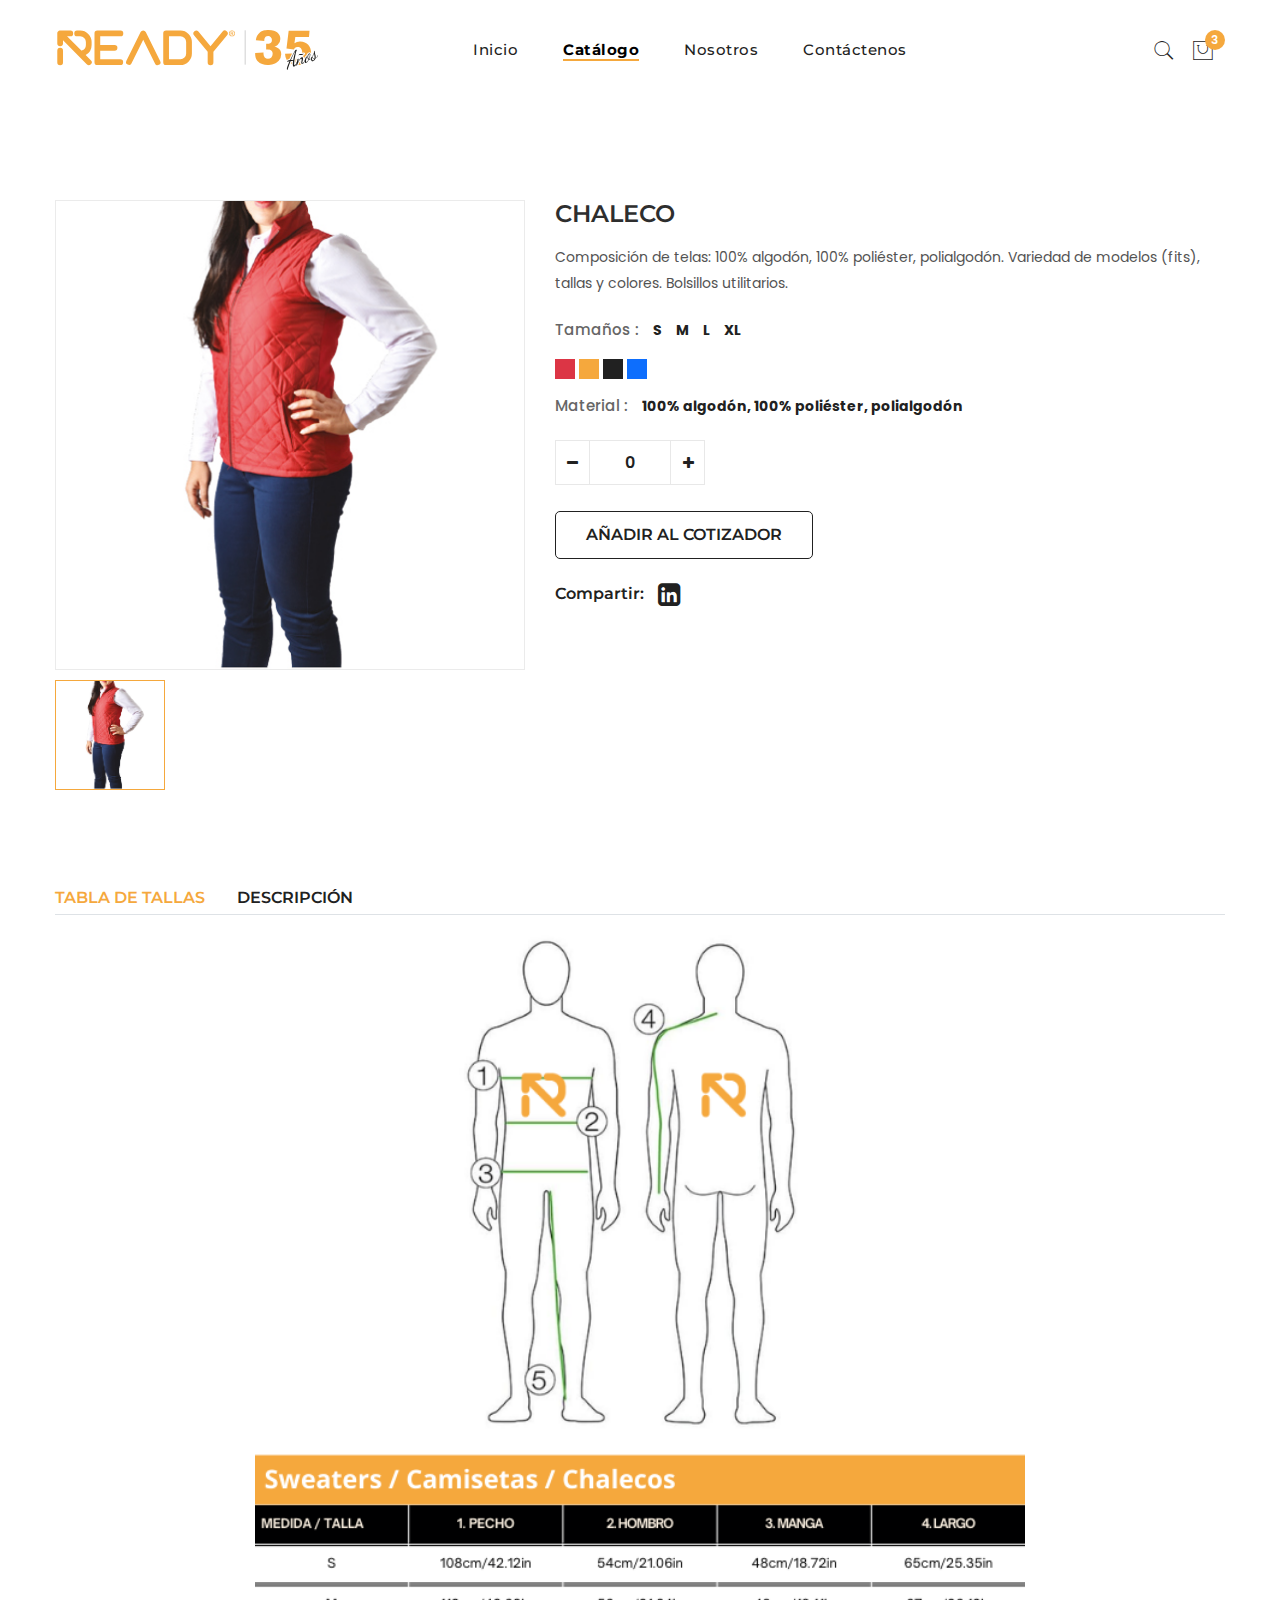
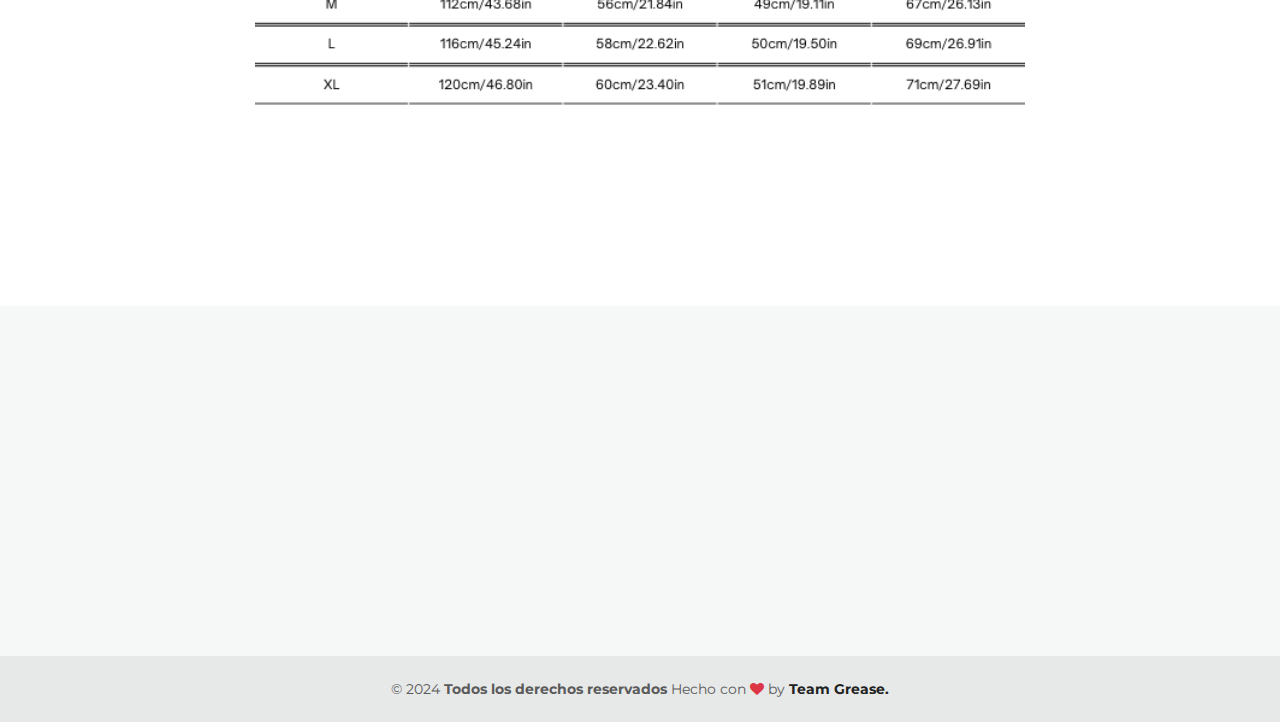
<file: single-product-chaleco.html>
<!DOCTYPE html>
<html lang="es">

    <head>
        <meta charset="UTF-8" />
        <meta name="viewport" content="width=device-width, initial-scale=1.0" />
        <meta name="description" content="Descubre la variedad de uniformes industriales y corporativos diseñados para la seguridad y el confort de los profesionales en todas las industrias. Ready, líderes en Ecuador.">
        <meta name="keywords" content="uniformes industriales, uniformes corporativos, ropa de trabajo, uniformes personalizados, Ecuador, ropa de seguridad, confort en uniformes">
        <title>Uniformes Industriales y Corporativos de Alta Calidad | Ready Ecuador</title>
        <link rel="shortcut icon" href="assets/images/favicon.ico">
        <!-- Etiquetas  Open Graph -->
        <meta property="og:title" content="Bienvenido a Ready - Uniformes que mueven al mundo" />
        <meta property="og:description" content="En Ready ofrecemos uniformes industriales y corporativos de alta calidad para seguridad y confort. ¡Explora nuestra línea de productos ahora!" />
        <meta property="og:image" content="assets/images/slider/Ready-uniformes-administrativos-ecuador.png" />

        <!-- Vendor CSS (Icon Font) -->
        <link rel="stylesheet" href="assets/css/vendor/fontawesome.min.css">
        <link rel="stylesheet" href="assets/css/vendor/pe-icon-7-stroke.min.css">


        <!-- Plugins CSS (All Plugins Files) -->

        <link rel="stylesheet" href="assets/css/plugins/swiper-bundle.min.css" />
        <link rel="stylesheet" href="assets/css/plugins/animate.min.css" />
        <link rel="stylesheet" href="assets/css/plugins/aos.min.css" />
        <link rel="stylesheet" href="assets/css/plugins/nice-select.min.css" />
        <link rel="stylesheet" href="assets/css/plugins/jquery-ui.min.css" />
        <link rel="stylesheet" href="assets/css/plugins/lightgallery.min.css" />

        <link rel="stylesheet" href="assets/css/style.css" />        
    </head>

<body>
   <div class="header section">

            <!-- Header Top Start -->
            <!--<div class="header-top bg-light">
                <div class="container">
                    <div class="row row-cols-xl-2 align-items-center">                 
                        <div class="col-12 text-center">
                            <p class="header-top-message">Promoción de temporada 20% en prendas seleccionadas <a href="shop-grid.html">Compra ahora</a></p>
                        </div>
                    </div>
                </div>
            </div>-->
            <!-- Header Top End -->

            <!-- Header Bottom Start -->
            <div class="header-bottom">
                <div class="header-sticky">
                    <div class="container">
                        <div class="row align-items-center">

                            <!-- Header Logo Start -->
                            <div class="col-xl-3 col-7">
                                <div class="header-logo">
                                    <a href="index.html"><img src="assets/images/logo/Logo-Ready-30-gold.svg" alt="READY" /></a>
                                </div>
                            </div>
                            <!-- Header Logo End -->

                            <!-- Header Menu Start -->
                            <div class="col-xl-7 d-none d-xl-block">
                                <div class="main-menu position-relative">
                                    <ul>
                                        <li><a href="index.html"> <span>Inicio</span></a></li>
                                        <li><a href="shop-list-left-sidebar.html" class="active"> <span>Catálogo</span></a></li>
                                        <li><a href="about.html"> <span>Nosotros</span></a></li>
                                        
                                       <!-- <li><a href="blog.html"> <span>Blog</span></a></li>-->
                                        <li><a href="contact.html"> <span>Contáctenos</span></a></li>                                   
                                    </ul>
                                </div>
                            </div>
                            <!-- Header Menu End -->

                            <!-- Header Action Start -->
                            <div class="col-xl-2 col-5">
                                <div class="header-actions">

                                    <!-- Search Header Action Button Start -->
                                    <a href="javascript:void(0)" class="header-action-btn header-action-btn-search"><i class="pe-7s-search"></i></a>
                                    <!-- Search Header Action Button End -->                                  
                                    <!-- Shopping Cart Header Action Button Start -->
                                    <a href="javascript:void(0)" class="header-action-btn header-action-btn-cart">
                                        <i class="pe-7s-shopbag"></i>
                                        <span class="header-action-num">3</span>
                                    </a>
                                    <!-- Shopping Cart Header Action Button End -->

                                    <!-- Mobile Menu Hambarger Action Button Start -->
                                    <a href="javascript:void(0)" class="header-action-btn header-action-btn-menu d-xl-none d-lg-block">
                                        <i class="fa fa-bars"></i>
                                    </a>
                                    <!-- Mobile Menu Hambarger Action Button End -->

                                </div>
                            </div>
                            <!-- Header Action End -->

                        </div>
                    </div>
                </div>
            </div>
            <!-- Header Bottom End -->

            <!-- Mobile Menu Start -->
            <div class="mobile-menu-wrapper">
                <div class="offcanvas-overlay"></div>

                <!-- Mobile Menu Inner Start -->
                <div class="mobile-menu-inner">

                    <!-- Button Close Start -->
                    <div class="offcanvas-btn-close">
                        <i class="pe-7s-close"></i>
                    </div>
                    <!-- Button Close End -->

                    <!-- Mobile Menu Start -->
                    <div class="mobile-navigation">
                        <nav>
                            <ul class="mobile-menu">
                               <li><a href="index.html"> <span>Inicio</span></a></li>
                               <li><a href="shop-list-left-sidebar.html"> <span>Catálogo</span></a></li>
                                <li><a href="about.html"> <span>Nosotros</span></a></li>
                                
                               <!-- <li><a href="blog.html"> <span>Blog</span></a></li>-->
                                <li><a href="contact.html"> <span>Contáctenos</span></a></li>    
                            </ul>
                        </nav>
                    </div>
                    <!-- Mobile Menu End -->


                    <!-- Contact Links/Social Links Start -->
                    <div class="mt-auto">

                        <!-- Contact Links Start -->
                        <ul class="contact-links">
                            <li><i class="fa fa-phone"></i><a href="#">UIO (593-2) 3825 520</a></li>
                            <li><i class="fa fa-phone"></i><a href="#">GYE (593-4) 2680 116</a></li>
                            <li><i class="fa fa-envelope-o"></i><a href="#"> ventasuniformes@royaltext.com.ec</a></li>
                        </ul>
                        <!-- Contact Links End -->

                        <!-- Social Widget Start -->
                        <div class="widget-social">                           
                            <a title="Linkedin" href="https://www.linkedin.com/company/royaltexec/"><i class="fa fa-linkedin"></i></a>                           
                        </div>
                        <!-- Social Widget Ende -->
                    </div>
                    <!-- Contact Links/Social Links End -->
                </div>
                <!-- Mobile Menu Inner End -->
            </div>
            <!-- Mobile Menu End -->

            <!-- Offcanvas Search Start -->
            <div class="offcanvas-search">
                <div class="offcanvas-search-inner">

                    <!-- Button Close Start -->
                    <div class="offcanvas-btn-close">
                        <i class="pe-7s-close"></i>
                    </div>
                    <!-- Button Close End -->

                    <!-- Offcanvas Search Form Start -->
                    <form class="offcanvas-search-form" action="#">
                        <input type="text" placeholder="Buscar..." class="offcanvas-search-input">
                    </form>
                    <!-- Offcanvas Search Form End -->

                </div>
            </div>
            <!-- Offcanvas Search End -->

            <!-- Cart Offcanvas Start -->
            <div class="cart-offcanvas-wrapper">
                <div class="offcanvas-overlay"></div>

                <!-- Cart Offcanvas Inner Start -->
                <div class="cart-offcanvas-inner">

                    <!-- Button Close Start -->
                    <div class="offcanvas-btn-close">
                        <i class="pe-7s-close"></i>
                    </div>
                    <!-- Button Close End -->

                    <!-- Offcanvas Cart Content Start -->
                    <div class="offcanvas-cart-content">
                        <!-- Offcanvas Cart Title Start -->
                        <h2 class="offcanvas-cart-title mb-10">Cotizador</h2>
                        <!-- Offcanvas Cart Title End -->

                        <!-- Cart Product/Price Start -->
                        <div class="cart-product-wrapper mb-6">

                            <!-- Single Cart Product Start -->
                            <div class="single-cart-product">
                                <div class="cart-product-thumb">
                                    <a href="single-product.html"><img src="assets/images/products/SWEATERS.png" alt="Cart Product"></a>
                                </div>
                                <div class="cart-product-content">
                                    <h3 class="title"><a href="single-product.html">SWEATER</a></h3>                                   
                                </div>
                            </div>
                            <!-- Single Cart Product End -->

                            <!-- Product Remove Start -->
                            <div class="cart-product-remove">
                                <a href="#"><i class="fa fa-trash"></i></a>
                            </div>
                            <!-- Product Remove End -->

                        </div>
                        <!-- Cart Product/Price End -->

                        <!-- Cart Product/Price Start -->
                        <div class="cart-product-wrapper mb-6">

                            <!-- Single Cart Product Start -->
                            <div class="single-cart-product">
                                <div class="cart-product-thumb">
                                    <a href="single-product.html"><img src="assets/images/products/CHALECO.jpg" alt="Cart Product"></a>
                                </div>
                                <div class="cart-product-content">
                                    <h3 class="title"><a href="single-product.html">CHALECO</a></h3>                                   
                                </div>
                            </div>
                            <!-- Single Cart Product End -->

                            <!-- Product Remove Start -->
                            <div class="cart-product-remove">
                                <a href="#"><i class="fa fa-trash"></i></a>
                            </div>
                            <!-- Product Remove End -->

                        </div>
                        <!-- Cart Product/Price End -->

                        <!-- Cart Product/Price Start -->
                        <div class="cart-product-wrapper mb-6">

                            <!-- Single Cart Product Start -->
                            <div class="single-cart-product">
                                <div class="cart-product-thumb">
                                    <a href="single-product.html"><img src="assets/images/products/overol-rojo.png" alt="Cart Product"></a>
                                </div>
                                <div class="cart-product-content">
                                    <h3 class="title"><a href="single-product.html">OVEROL</a></h3>                                   
                                </div>
                            </div>
                            <!-- Single Cart Product End -->

                            <!-- Product Remove Start -->
                            <div class="cart-product-remove">
                                <a href="#"><i class="fa fa-trash"></i></a>
                            </div>
                            <!-- Product Remove End -->

                        </div>
                        <!-- Cart Product/Price End -->

                        <!-- Cart Product Total Start -->
                        <!--<div class="cart-product-total">
                            <span class="value">Subtotal</span>
                            <span class="price">220$</span>
                        </div>-->
                        <!-- Cart Product Total End -->

                        <!-- Cart Product Button Start -->
                        <div class="cart-product-btn mt-4">
                           <!-- <a href="#" class="btn btn-dark btn-hover-primary rounded-0 w-100">View cart</a>-->
                            <a href="#" class="btn btn-dark btn-hover-primary rounded-0 w-100 mt-4">Cotizar</a>
                        </div>
                        <!-- Cart Product Button End -->

                    </div>
                    <!-- Offcanvas Cart Content End -->

                </div>
                <!-- Cart Offcanvas Inner End -->
            </div>
            <!-- Cart Offcanvas End -->

        </div>

    <!-- Single Product Section Start -->
    <div class="section section-margin">
        <div class="container">

            <div class="row">
                <div class="col-lg-5 offset-lg-0 col-md-8 offset-md-2 col-custom">

                    <!-- Product Details Image Start -->
                    <div class="product-details-img">

                        <!-- Single Product Image Start -->
                        <div class="single-product-img swiper-container gallery-top">
                            <div class="swiper-wrapper popup-gallery">
                                <a class="swiper-slide w-100" href="assets/images/products/CHALECO.jpg">
                                    <img class="w-100" src="assets/images/products/CHALECO.jpg" alt="Product">
                                </a>
                            </div>
                        </div>
                        <!-- Single Product Image End -->

                        <!-- Single Product Thumb Start -->
                        <div class="single-product-thumb swiper-container gallery-thumbs">
                            <div class="swiper-wrapper">
                                <div class="swiper-slide">
                                    <img src="assets/images/products/CHALECO.jpg" alt="Product">
                                </div>                                
                            </div>

                            <!-- Next Previous Button Start -->
                            <div class="swiper-button-horizental-next  swiper-button-next"><i class="pe-7s-angle-right"></i></div>
                            <div class="swiper-button-horizental-prev swiper-button-prev"><i class="pe-7s-angle-left"></i></div>
                            <!-- Next Previous Button End -->

                        </div>
                        <!-- Single Product Thumb End -->

                    </div>
                    <!-- Product Details Image End -->

                </div>
                <div class="col-lg-7 col-custom">

                    <!-- Product Summery Start -->
                    <div class="product-summery position-relative">

                        <!-- Product Head Start -->
                        <div class="product-head mb-3">
                            <h2 class="product-title">CHALECO</h2>
                        </div>
                        <!-- Product Head End -->                      

                        <!-- Description Start -->
                        <p class="desc-content mb-5">Composición de telas: 100% algodón, 100% poliéster, polialgodón. Variedad de modelos (fits), tallas y colores. Bolsillos utilitarios.</p>
                        <!-- Description End -->

                        <!-- Product Meta Start -->
                        <div class="product-meta mb-3">
                            <!-- Product Size Start -->
                            <div class="product-size">
                                <span>Tamaños :</span>
                                <a href=""><strong>S</strong></a>
                                <a href=""><strong>M</strong></a>
                                <a href=""><strong>L</strong></a>
                                <a href=""><strong>XL</strong></a>
                            </div>
                            <!-- Product Size End -->
                        </div>
                        <!-- Product Meta End -->

                        <!-- Product Color Variation Start -->
                        <div class="product-color-variation mb-3">
                            <button type="button" class="btn bg-danger"></button>
                            <button type="button" class="btn bg-primary"></button>
                            <button type="button" class="btn bg-dark"></button>
                            <button type="button" class="btn bg-success"></button>
                        </div>
                        <!-- Product Color Variation End -->

                        <!-- Product Meta Start -->
                        <div class="product-meta mb-5">
                            <!-- Product Material Start -->
                            <div class="product-metarial">
                                <span>Material :</span>
                                <a href=""><strong>100% algodón, 100% poliéster, polialgodón</strong></a>
                            </div>
                            <!-- Product Material End -->
                        </div>
                        <!-- Product Meta End -->

                        <!-- Quantity Start -->
                        <div class="quantity mb-5">
                            <div class="cart-plus-minus">
                                <input class="cart-plus-minus-box" value="0" type="text">
                                <div class="dec qtybutton"></div>
                                <div class="inc qtybutton"></div>
                            </div>
                        </div>
                        <!-- Quantity End -->

                        <!-- Cart & Wishlist Button Start -->
                        <div class="cart-wishlist-btn mb-4">
                            <div class="add-to_cart">
                                <a class="btn btn-outline-dark btn-hover-primary" href="#">AÑADIR AL COTIZADOR</a>
                            </div>
                           <!-- <div class="add-to-wishlist">
                                <a class="btn btn-outline-dark btn-hover-primary" href="wishlist.html">Add to Wishlist</a>
                            </div>-->
                        </div>
                        <!-- Cart & Wishlist Button End -->

                        <!-- Social Shear Start -->
                        <div class="social-share">
                            <span>Compartir:</span>
                            <a href="#"><i class="fa fa-linkedin-square linkedin-color"></i></a>
                        </div>
                        <!-- Social Shear End -->                      

                    </div>
                    <!-- Product Summery End -->

                </div>
            </div>

            <div class="row section-margin">
                <!-- Single Product Tab Start -->
                <div class="col-lg-12 col-custom single-product-tab">
                    <ul class="nav nav-tabs" id="myTab" role="tablist">
                        <li class="nav-item">
                            <a class="nav-link active text-uppercase" id="home-tab" data-bs-toggle="tab" href="#connect-1" role="tab" aria-selected="true">Tabla de tallas</a>
                        </li>                                               
                        <li class="nav-item">
                            <a class="nav-link text-uppercase" id="review-tab" data-bs-toggle="tab" href="#connect-4" role="tab" aria-selected="false">DESCRIPCIÓN</a>
                        </li>
                    </ul>
                    <div class="tab-content mb-text" id="myTabContent">
                        <div class="tab-pane fade show active" id="connect-1" role="tabpanel" aria-labelledby="home-tab">
                             <div class="size-tab table-responsive-lg">
                               <!-- <h4 class="title-3 mb-4">Tabla de medidas</h4>-->
                                <div class="row align-items-center justify-content-center">
                                    <div class="col-12 col-sm-8">
                                        <img src="assets/images/products/Sweaters-size.png" alt="Medidas" style="width: 100%"/>
                                    </div>
                                    
                                </div>
                            </div>
                           
                        </div>
                        
                      
                        <div class="tab-pane fade" id="connect-4" role="tabpanel" aria-labelledby="review-tab">
                            <div class="desc-content border p-3">
                                <p class="mb-3">Composición de telas: 100% algodón, 100% poliéster, polialgodón. Variedad de modelos (fits), tallas y colores. Bolsillos utilitarios.</p>
                            </div>
                        </div>
                    </div>
                </div>
                <!-- Single Product Tab End -->
            </div>
        </div>
    </div>
    <!-- Single Product Section End -->

    <!-- Footer Section Start -->
        <footer class="section footer-section">
            <!-- Footer Top Start -->
            <div class="footer-top section-padding">
                <div class="container">
                    <div class="row mb-n10">
                        <div class="col-12 col-sm-8" data-aos="fade-up" data-aos-delay="200">
                            <div class="single-footer-widget">
                                <h2 class="widget-title">Contáctanos</h2>
                                <!-- Contact Address Start -->
                                <ul class="widget-address">
                                    <li><span>Quito </span> Av. Galo Plaza Lasso N 74-34 y Antonio Basantes | PBX: (593-2) 3825 520</li>
                                    <li><span>Guayaquil: </span> <a href="#">  Kennedy Norte, Mz 404-S3 Edif. KBC, Of 13 -14 | PBX: (593-4) 2680 116</a></li>
                                    <li><span>Email: </span> <a href="#"> ventasuniformes@royaltext.com.ec</a></li>
                                </ul>
                                <!-- Contact Address End -->

                                <!-- Soclial Link Start -->
                                <div class="widget-social justify-content-start mt-4">
                                    <a title="Linkedin" href="https://www.linkedin.com/company/royaltexec/"><i class="fa fa-linkedin"></i></a>
                                </div>
                                <!-- Social Link End -->
                            </div>
                        </div>
                        <div class="col-12 col-sm-4" data-aos="fade-up" data-aos-delay="300">
                            <div class="single-footer-widget">
                                <h2 class="widget-title">Mapa del Sitio</h2>
                                <ul class="widget-list">
                                    <li><a href="index.html">Inicio</a></li>
                                    <li><a href="shop-list-left-sidebar.html">Catálogo</a></li>
                                     <li><a href="about.html">Nosotros</a></li>
                                    <li><a href="contact.html">Contáctenos</a></li>
                                </ul>
                            </div>
                        </div>
                        
                        
                    </div>
                </div>
            </div>
            <!-- Footer Top End -->

            <!-- Footer Bottom Start -->
            <div class="footer-bottom">
                <div class="container">
                    <div class="row align-items-center">
                        <div class="col-12 text-center">
                            <div class="copyright-content">
                                <p class="mb-0">© 2024 <strong>Todos los derechos reservados </strong> Hecho con <i class="fa fa-heart text-danger"></i> by <a href="https://hasthemes.com/">Team Grease.</a></p>
                            </div>
                        </div>
                    </div>
                </div>
            </div>
            <!-- Footer Bottom End -->
        </footer>
        <!-- Footer Section End -->

        <!-- Scroll Top Start -->
        <a href="#" class="scroll-top" id="scroll-top">
            <i class="arrow-top fa fa-long-arrow-up"></i>
            <i class="arrow-bottom fa fa-long-arrow-up"></i>
        </a>
        <!-- Scroll Top End -->

        <!-- Modal Start  -->
        <div class="modalquickview modal fade" id="exampleModalCenter" tabindex="-1" role="dialog" aria-labelledby="exampleModalCenterTitle" aria-hidden="true">
            <div class="modal-dialog modal-dialog-centered" role="document">
                <div class="modal-content">
                    <button class="btn close" data-bs-dismiss="modal">×</button>
                    <div class="row">
                        <div class="col-md-6 col-12">

                            <!-- Product Details Image Start -->
                            <div class="modal-product-carousel">

                                <!-- Single Product Image Start -->
                                <div class="swiper-container">
                                    <div class="swiper-wrapper">
                                        <a class="swiper-slide" href="#">
                                            <img class="w-100" src="assets/images/products/pantalon-hombre.png" alt="Product">
                                        </a>
                                        <a class="swiper-slide" href="#">
                                            <img class="w-100" src="assets/images/products/large-size/2.jpg" alt="Product">
                                        </a>
                                        <a class="swiper-slide" href="#">
                                            <img class="w-100" src="assets/images/products/large-size/3.jpg" alt="Product">
                                        </a>
                                        <a class="swiper-slide" href="#">
                                            <img class="w-100" src="assets/images/products/large-size/4.jpg" alt="Product">
                                        </a>
                                        <a class="swiper-slide" href="#">
                                            <img class="w-100" src="assets/images/products/large-size/5.jpg" alt="Product">
                                        </a>
                                        <a class="swiper-slide" href="#">
                                            <img class="w-100" src="assets/images/products/large-size/6.jpg" alt="Product">
                                        </a>
                                    </div>

                                    <!-- Swiper Pagination Start -->
                                    <!-- <div class="swiper-pagination d-md-none"></div> -->
                                    <!-- Swiper Pagination End -->

                                    <!-- Next Previous Button Start -->
                                    <div class="swiper-product-button-next swiper-button-next"><i class="pe-7s-angle-right"></i></div>
                                    <div class="swiper-product-button-prev swiper-button-prev"><i class="pe-7s-angle-left"></i></div>
                                    <!-- Next Previous Button End -->
                                </div>
                                <!-- Single Product Image End -->

                            </div>
                            <!-- Product Details Image End -->

                        </div>
                        <div class="col-md-6 col-12 overflow-hidden position-relative">

                            <!-- Product Summery Start -->
                            <div class="product-summery">

                                <!-- Product Head Start -->
                                <div class="product-head mb-3">
                                    <h2 class="product-title">PANTALÓN GABARDINA MASCULINO</h2>
                                </div>
                                <!-- Product Head End -->

                                <!-- Price Box Start -->
                                <!--<div class="price-box mb-2">
                                    <span class="regular-price">$80.00</span>
                                    <span class="old-price"><del>$90.00</del></span>
                                </div>-->
                                <!-- Price Box End -->

                                <!-- Rating Start -->
                                <span class="ratings justify-content-start">
                                    <span class="rating-wrap">
                                        <span class="star" style="width: 100%"></span>
                                    </span>
                                    <span class="rating-num">(4)</span>
                                </span>
                                <!-- Rating End -->

                                <!-- SKU Start -->
                                <div class="sku mb-3">
                                    <span>SKU: 12345</span>
                                </div>
                                <!-- SKU End -->

                                <!-- Description Start -->
                                <p class="desc-content mb-5">Bolsillos laterales inclinados y bolsillos posteriores internos. Composición de telas 100% algodón, 100% poliéster, polialgodón o comfort.  variedad de modelos (fits), tallas y colores. botón plástico.</p>
                                <!-- Description End -->

                                <!-- Product Meta Start -->
                                <div class="product-meta mb-3">
                                    <!-- Product Size Start -->
                                    <div class="product-size">
                                        <span>Tallas :</span>
                                        <a href=""><strong>S</strong></a>
                                        <a href=""><strong>M</strong></a>
                                        <a href=""><strong>L</strong></a>
                                        <a href=""><strong>XL</strong></a>
                                    </div>
                                    <!-- Product Size End -->
                                </div>
                                <!-- Product Meta End -->

                                <!-- Product Color Variation Start -->
                                <div class="product-color-variation mb-3">
                                    <button type="button" class="btn bg-cream"></button>
                                    <button type="button" class="btn bg-primary"></button>
                                    <button type="button" class="btn bg-dark"></button>
                                    <button type="button" class="btn bg-success"></button>
                                </div>
                                <!-- Product Color Variation End -->

                                <!-- Product Meta Start -->
                                <div class="product-meta mb-5">
                                    <!-- Product Material Start -->
                                    <div class="product-metarial">
                                        <span>Material :</span>
                                        <strong>Gabardina</strong>                                      
                                    </div>
                                    <!-- Product Material End -->
                                </div>
                                <!-- Product Meta End -->

                                <!-- Quantity Start -->
                                <div class="quantity mb-5">
                                    <div class="cart-plus-minus">
                                        <input class="cart-plus-minus-box" value="0" type="text">
                                        <div class="dec qtybutton"></div>
                                        <div class="inc qtybutton"></div>
                                    </div>
                                </div>
                                <!-- Quantity End -->

                                <!-- Cart & Wishlist Button Start -->
                                <div class="cart-wishlist-btn pb-4 mb-n3">
                                    <div class="add-to_cart mb-3">
                                        <a class="btn btn-outline-dark btn-hover-primary" href="#">Añadir al carro</a>
                                    </div>
                                    <div class="add-to-wishlist mb-3">
                                        <a class="btn btn-outline-dark btn-hover-primary" href="wishlist.html">Añadir a favoritos</a>
                                    </div>
                                </div>
                                <!-- Cart & Wishlist Button End -->

                            </div>
                            <!-- Product Summery End -->

                        </div>
                    </div>
                </div>
            </div>
        </div>
        <!-- Modal End  -->

        <!-- Scripts -->
        <!-- Scripts -->
        <!-- Global Vendor, plugins JS -->

        <!-- Vendors JS -->


        <script src="assets/js/vendor/bootstrap.bundle.min.js"></script>
        <script src="assets/js/vendor/jquery-3.6.0.min.js"></script>
        <script src="assets/js/vendor/jquery-migrate-3.3.2.min.js"></script>
        <script src="assets/js/vendor/modernizr-3.11.2.min.js"></script>


        <!-- Plugins JS -->


        <script src="assets/js/plugins/countdown.min.js"></script>
        <script src="assets/js/plugins/aos.min.js"></script>
        <script src="assets/js/plugins/swiper-bundle.min.js"></script>
        <script src="assets/js/plugins/nice-select.min.js"></script>
        <script src="assets/js/plugins/jquery.ajaxchimp.min.js"></script>
        <script src="assets/js/plugins/jquery-ui.min.js"></script>
        <script src="assets/js/plugins/lightgallery-all.min.js"></script>
        <script src="assets/js/plugins/thia-sticky-sidebar.min.js"></script>


        <!-- Use the minified version files listed below for better performance and remove the files listed above -->


        <!-- 
       <script src="assets/js/vendor.min.js"></script>
       <script src="assets/js/plugins.min.js"></script> 
        -->



        <!--Main JS-->
        <script src="assets/js/main.js"></script>

    </body>

</html>
</file>
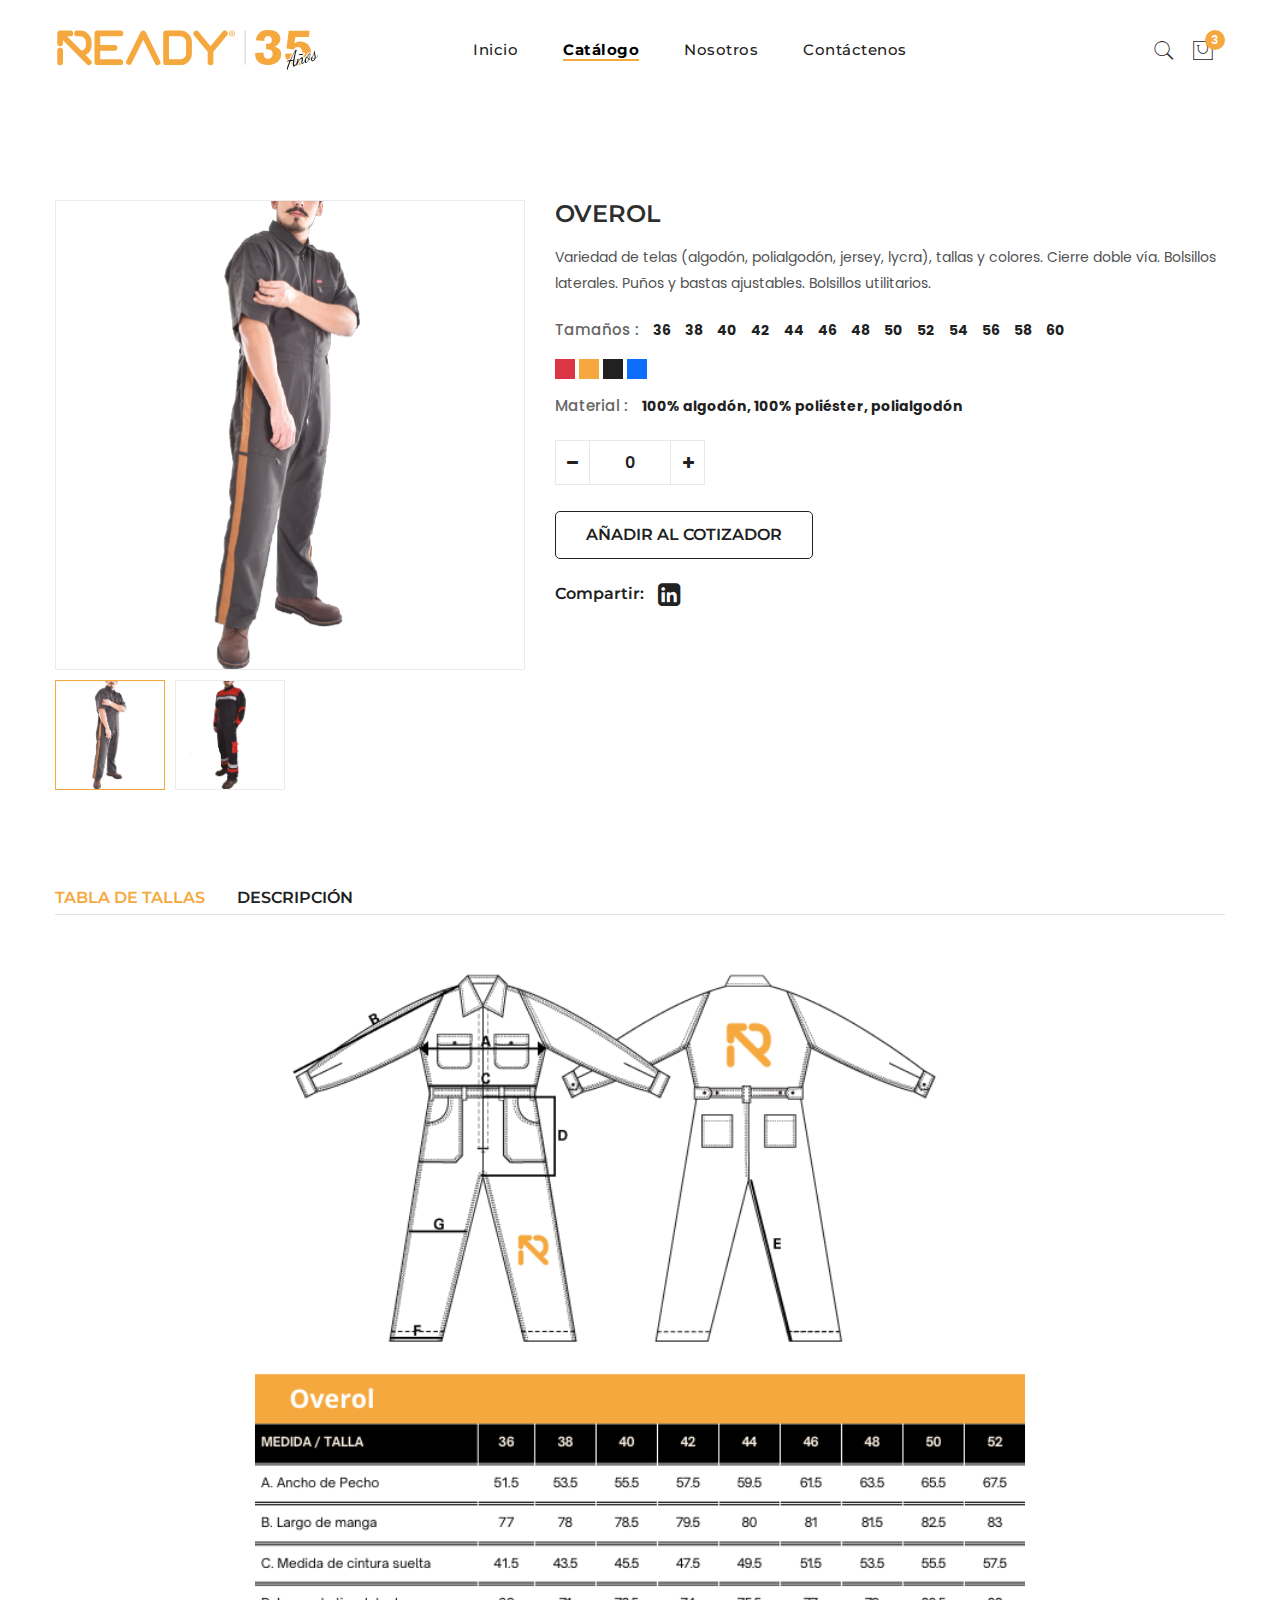
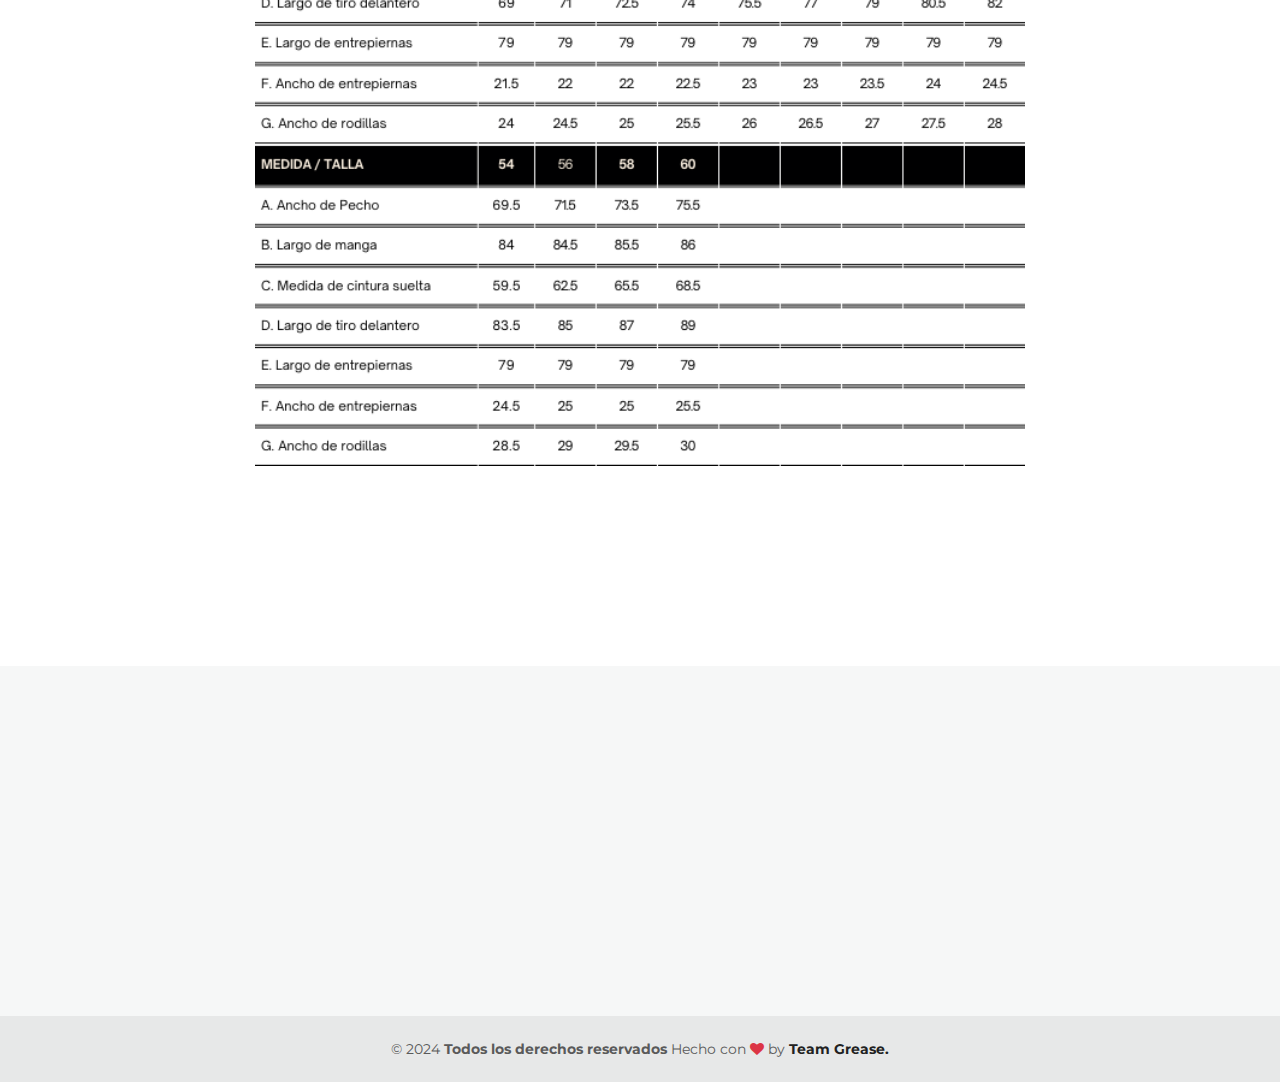
<file: single-product-overol.html>
<!DOCTYPE html>
<html lang="es">

    <head>
        <meta charset="UTF-8" />
        <meta name="viewport" content="width=device-width, initial-scale=1.0" />
        <meta name="description" content="Descubre la variedad de uniformes industriales y corporativos diseñados para la seguridad y el confort de los profesionales en todas las industrias. Ready, líderes en Ecuador.">
        <meta name="keywords" content="uniformes industriales, uniformes corporativos, ropa de trabajo, uniformes personalizados, Ecuador, ropa de seguridad, confort en uniformes">
        <title>Uniformes Industriales y Corporativos de Alta Calidad | Ready Ecuador</title>
        <link rel="shortcut icon" href="assets/images/favicon.ico">
        <!-- Etiquetas  Open Graph -->
        <meta property="og:title" content="Bienvenido a Ready - Uniformes que mueven al mundo" />
        <meta property="og:description" content="En Ready ofrecemos uniformes industriales y corporativos de alta calidad para seguridad y confort. ¡Explora nuestra línea de productos ahora!" />
        <meta property="og:image" content="assets/images/slider/Ready-uniformes-administrativos-ecuador.png" />

        <!-- Vendor CSS (Icon Font) -->
        <link rel="stylesheet" href="assets/css/vendor/fontawesome.min.css">
        <link rel="stylesheet" href="assets/css/vendor/pe-icon-7-stroke.min.css">


        <!-- Plugins CSS (All Plugins Files) -->

        <link rel="stylesheet" href="assets/css/plugins/swiper-bundle.min.css" />
        <link rel="stylesheet" href="assets/css/plugins/animate.min.css" />
        <link rel="stylesheet" href="assets/css/plugins/aos.min.css" />
        <link rel="stylesheet" href="assets/css/plugins/nice-select.min.css" />
        <link rel="stylesheet" href="assets/css/plugins/jquery-ui.min.css" />
        <link rel="stylesheet" href="assets/css/plugins/lightgallery.min.css" />

        <link rel="stylesheet" href="assets/css/style.css" />        

    </head>

<body>
    <div class="header section">

            <!-- Header Top Start -->
            <!--<div class="header-top bg-light">
                <div class="container">
                    <div class="row row-cols-xl-2 align-items-center">                 
                        <div class="col-12 text-center">
                            <p class="header-top-message">Promoción de temporada 20% en prendas seleccionadas <a href="shop-grid.html">Compra ahora</a></p>
                        </div>
                    </div>
                </div>
            </div>-->
            <!-- Header Top End -->

            <!-- Header Bottom Start -->
            <div class="header-bottom">
                <div class="header-sticky">
                    <div class="container">
                        <div class="row align-items-center">

                            <!-- Header Logo Start -->
                            <div class="col-xl-3 col-7">
                                <div class="header-logo">
                                    <a href="index.html"><img src="assets/images/logo/Logo-Ready-30-gold.svg" alt="READY" /></a>
                                </div>
                            </div>
                            <!-- Header Logo End -->

                            <!-- Header Menu Start -->
                            <div class="col-xl-7 d-none d-xl-block">
                                <div class="main-menu position-relative">
                                    <ul>
                                        <li><a href="index.html"> <span>Inicio</span></a></li>
                                        <li><a href="shop-list-left-sidebar.html" class="active"> <span>Catálogo</span></a></li>
                                        <li><a href="about.html"> <span>Nosotros</span></a></li>
                                        
                                       <!-- <li><a href="blog.html"> <span>Blog</span></a></li>-->
                                        <li><a href="contact.html"> <span>Contáctenos</span></a></li>                                   
                                    </ul>
                                </div>
                            </div>
                            <!-- Header Menu End -->

                            <!-- Header Action Start -->
                            <div class="col-xl-2 col-5">
                                <div class="header-actions">

                                    <!-- Search Header Action Button Start -->
                                    <a href="javascript:void(0)" class="header-action-btn header-action-btn-search"><i class="pe-7s-search"></i></a>
                                    <!-- Search Header Action Button End -->                                  
                                    <!-- Shopping Cart Header Action Button Start -->
                                    <a href="javascript:void(0)" class="header-action-btn header-action-btn-cart">
                                        <i class="pe-7s-shopbag"></i>
                                        <span class="header-action-num">3</span>
                                    </a>
                                    <!-- Shopping Cart Header Action Button End -->

                                    <!-- Mobile Menu Hambarger Action Button Start -->
                                    <a href="javascript:void(0)" class="header-action-btn header-action-btn-menu d-xl-none d-lg-block">
                                        <i class="fa fa-bars"></i>
                                    </a>
                                    <!-- Mobile Menu Hambarger Action Button End -->

                                </div>
                            </div>
                            <!-- Header Action End -->

                        </div>
                    </div>
                </div>
            </div>
            <!-- Header Bottom End -->

            <!-- Mobile Menu Start -->
            <div class="mobile-menu-wrapper">
                <div class="offcanvas-overlay"></div>

                <!-- Mobile Menu Inner Start -->
                <div class="mobile-menu-inner">

                    <!-- Button Close Start -->
                    <div class="offcanvas-btn-close">
                        <i class="pe-7s-close"></i>
                    </div>
                    <!-- Button Close End -->

                    <!-- Mobile Menu Start -->
                    <div class="mobile-navigation">
                        <nav>
                            <ul class="mobile-menu">
                               <li><a href="index.html"> <span>Inicio</span></a></li>
                               <li><a href="shop-list-left-sidebar.html"> <span>Catálogo</span></a></li>
                                <li><a href="about.html"> <span>Nosotros</span></a></li>
                                
                               <!-- <li><a href="blog.html"> <span>Blog</span></a></li>-->
                                <li><a href="contact.html"> <span>Contáctenos</span></a></li>    
                            </ul>
                        </nav>
                    </div>
                    <!-- Mobile Menu End -->


                    <!-- Contact Links/Social Links Start -->
                    <div class="mt-auto">

                        <!-- Contact Links Start -->
                        <ul class="contact-links">
                            <li><i class="fa fa-phone"></i><a href="#">UIO (593-2) 3825 520</a></li>
                            <li><i class="fa fa-phone"></i><a href="#">GYE (593-4) 2680 116</a></li>
                            <li><i class="fa fa-envelope-o"></i><a href="#"> ventasuniformes@royaltext.com.ec</a></li>
                        </ul>
                        <!-- Contact Links End -->

                        <!-- Social Widget Start -->
                        <div class="widget-social">                           
                            <a title="Linkedin" href="https://www.linkedin.com/company/royaltexec/"><i class="fa fa-linkedin"></i></a>                           
                        </div>
                        <!-- Social Widget Ende -->
                    </div>
                    <!-- Contact Links/Social Links End -->
                </div>
                <!-- Mobile Menu Inner End -->
            </div>
            <!-- Mobile Menu End -->

            <!-- Offcanvas Search Start -->
            <div class="offcanvas-search">
                <div class="offcanvas-search-inner">

                    <!-- Button Close Start -->
                    <div class="offcanvas-btn-close">
                        <i class="pe-7s-close"></i>
                    </div>
                    <!-- Button Close End -->

                    <!-- Offcanvas Search Form Start -->
                    <form class="offcanvas-search-form" action="#">
                        <input type="text" placeholder="Buscar..." class="offcanvas-search-input">
                    </form>
                    <!-- Offcanvas Search Form End -->

                </div>
            </div>
            <!-- Offcanvas Search End -->
 <!-- Cart Offcanvas Start -->
            <div class="cart-offcanvas-wrapper">
                <div class="offcanvas-overlay"></div>

                <!-- Cart Offcanvas Inner Start -->
                <div class="cart-offcanvas-inner">

                    <!-- Button Close Start -->
                    <div class="offcanvas-btn-close">
                        <i class="pe-7s-close"></i>
                    </div>
                    <!-- Button Close End -->

                    <!-- Offcanvas Cart Content Start -->
                    <div class="offcanvas-cart-content">
                        <!-- Offcanvas Cart Title Start -->
                        <h2 class="offcanvas-cart-title mb-10">Cotizador</h2>
                        <!-- Offcanvas Cart Title End -->

                        <!-- Cart Product/Price Start -->
                        <div class="cart-product-wrapper mb-6">

                            <!-- Single Cart Product Start -->
                            <div class="single-cart-product">
                                <div class="cart-product-thumb">
                                    <a href="single-product.html"><img src="assets/images/products/SWEATERS.png" alt="Cart Product"></a>
                                </div>
                                <div class="cart-product-content">
                                    <h3 class="title"><a href="single-product.html">SWEATER</a></h3>                                   
                                </div>
                            </div>
                            <!-- Single Cart Product End -->

                            <!-- Product Remove Start -->
                            <div class="cart-product-remove">
                                <a href="#"><i class="fa fa-trash"></i></a>
                            </div>
                            <!-- Product Remove End -->

                        </div>
                        <!-- Cart Product/Price End -->

                        <!-- Cart Product/Price Start -->
                        <div class="cart-product-wrapper mb-6">

                            <!-- Single Cart Product Start -->
                            <div class="single-cart-product">
                                <div class="cart-product-thumb">
                                    <a href="single-product.html"><img src="assets/images/products/CHALECO.jpg" alt="Cart Product"></a>
                                </div>
                                <div class="cart-product-content">
                                    <h3 class="title"><a href="single-product.html">CHALECO</a></h3>                                   
                                </div>
                            </div>
                            <!-- Single Cart Product End -->

                            <!-- Product Remove Start -->
                            <div class="cart-product-remove">
                                <a href="#"><i class="fa fa-trash"></i></a>
                            </div>
                            <!-- Product Remove End -->

                        </div>
                        <!-- Cart Product/Price End -->

                        <!-- Cart Product/Price Start -->
                        <div class="cart-product-wrapper mb-6">

                            <!-- Single Cart Product Start -->
                            <div class="single-cart-product">
                                <div class="cart-product-thumb">
                                    <a href="single-product.html"><img src="assets/images/products/overol-rojo.png" alt="Cart Product"></a>
                                </div>
                                <div class="cart-product-content">
                                    <h3 class="title"><a href="single-product.html">OVEROL</a></h3>                                   
                                </div>
                            </div>
                            <!-- Single Cart Product End -->

                            <!-- Product Remove Start -->
                            <div class="cart-product-remove">
                                <a href="#"><i class="fa fa-trash"></i></a>
                            </div>
                            <!-- Product Remove End -->

                        </div>
                        <!-- Cart Product/Price End -->

                        <!-- Cart Product Total Start -->
                        <!--<div class="cart-product-total">
                            <span class="value">Subtotal</span>
                            <span class="price">220$</span>
                        </div>-->
                        <!-- Cart Product Total End -->

                        <!-- Cart Product Button Start -->
                        <div class="cart-product-btn mt-4">
                           <!-- <a href="#" class="btn btn-dark btn-hover-primary rounded-0 w-100">View cart</a>-->
                            <a href="#" class="btn btn-dark btn-hover-primary rounded-0 w-100 mt-4">Cotizar</a>
                        </div>
                        <!-- Cart Product Button End -->

                    </div>
                    <!-- Offcanvas Cart Content End -->

                </div>
                <!-- Cart Offcanvas Inner End -->
            </div>
            <!-- Cart Offcanvas End -->

        </div>

    <!-- Single Product Section Start -->
    <div class="section section-margin">
        <div class="container">

            <div class="row">
                <div class="col-lg-5 offset-lg-0 col-md-8 offset-md-2 col-custom">

                    <!-- Product Details Image Start -->
                    <div class="product-details-img">

                        <!-- Single Product Image Start -->
                        <div class="single-product-img swiper-container gallery-top">
                            <div class="swiper-wrapper popup-gallery">
                                <a class="swiper-slide w-100" href="assets/images/products/overol-gris.png">
                                    <img class="w-100" src="assets/images/products/overol-gris.png" alt="Product">
                                </a>
                                <a class="swiper-slide w-100" href="assets/images/products/overol-rojo.png">
                                    <img class="w-100" src="assets/images/products/overol-rojo.png" alt="Product">
                                </a>                               
                            </div>
                        </div>
                        <!-- Single Product Image End -->

                        <!-- Single Product Thumb Start -->
                        <div class="single-product-thumb swiper-container gallery-thumbs">
                            <div class="swiper-wrapper">
                                <div class="swiper-slide">
                                    <img src="assets/images/products/overol-gris.png" alt="Product">
                                </div> 
                                <div class="swiper-slide">
                                    <img src="assets/images/products/overol-rojo.png" alt="Product">
                                </div>                                 
                            </div>

                            <!-- Next Previous Button Start -->
                            <div class="swiper-button-horizental-next  swiper-button-next"><i class="pe-7s-angle-right"></i></div>
                            <div class="swiper-button-horizental-prev swiper-button-prev"><i class="pe-7s-angle-left"></i></div>
                            <!-- Next Previous Button End -->

                        </div>
                        <!-- Single Product Thumb End -->

                    </div>
                    <!-- Product Details Image End -->

                </div>
                <div class="col-lg-7 col-custom">

                    <!-- Product Summery Start -->
                    <div class="product-summery position-relative">

                        <!-- Product Head Start -->
                        <div class="product-head mb-3">
                            <h2 class="product-title">OVEROL</h2>
                        </div>
                        <!-- Product Head End -->                      

                        <!-- Description Start -->
                        <p class="desc-content mb-5">Variedad de telas (algodón, polialgodón, jersey, lycra), tallas y colores. Cierre doble vía. Bolsillos laterales. Puños y bastas ajustables. Bolsillos utilitarios.</p>
                        <!-- Description End -->

                        <!-- Product Meta Start -->
                        <div class="product-meta mb-3">
                            <!-- Product Size Start -->
                            <div class="product-size">
                                <span>Tamaños :</span>
                                <a href=""><strong>36</strong></a>
                                <a href=""><strong>38</strong></a>
                                <a href=""><strong>40</strong></a>
                                <a href=""><strong>42</strong></a>
                                <a href=""><strong>44</strong></a>
                                <a href=""><strong>46</strong></a>
                                <a href=""><strong>48</strong></a>
                                <a href=""><strong>50</strong></a>
                                <a href=""><strong>52</strong></a>
                                <a href=""><strong>54</strong></a>
                                <a href=""><strong>56</strong></a>
                                <a href=""><strong>58</strong></a>
                                <a href=""><strong>60</strong></a>
                            </div>
                            <!-- Product Size End -->
                        </div>
                        <!-- Product Meta End -->

                        <!-- Product Color Variation Start -->
                        <div class="product-color-variation mb-3">
                            <button type="button" class="btn bg-danger"></button>
                            <button type="button" class="btn bg-primary"></button>
                            <button type="button" class="btn bg-dark"></button>
                            <button type="button" class="btn bg-success"></button>
                        </div>
                        <!-- Product Color Variation End -->

                        <!-- Product Meta Start -->
                        <div class="product-meta mb-5">
                            <!-- Product Material Start -->
                            <div class="product-metarial">
                                <span>Material :</span>
                                <a href=""><strong>100% algodón, 100% poliéster, polialgodón</strong></a>
                            </div>
                            <!-- Product Material End -->
                        </div>
                        <!-- Product Meta End -->

                        <!-- Quantity Start -->
                        <div class="quantity mb-5">
                            <div class="cart-plus-minus">
                                <input class="cart-plus-minus-box" value="0" type="text">
                                <div class="dec qtybutton"></div>
                                <div class="inc qtybutton"></div>
                            </div>
                        </div>
                        <!-- Quantity End -->

                        <!-- Cart & Wishlist Button Start -->
                        <div class="cart-wishlist-btn mb-4">
                            <div class="add-to_cart">
                                <a class="btn btn-outline-dark btn-hover-primary" href="#">AÑADIR AL COTIZADOR</a>
                            </div>
                           <!-- <div class="add-to-wishlist">
                                <a class="btn btn-outline-dark btn-hover-primary" href="wishlist.html">Add to Wishlist</a>
                            </div>-->
                        </div>
                        <!-- Cart & Wishlist Button End -->

                        <!-- Social Shear Start -->
                        <div class="social-share">
                            <span>Compartir:</span>
                            <a href="#"><i class="fa fa-linkedin-square linkedin-color"></i></a>
                        </div>
                        <!-- Social Shear End -->                      

                    </div>
                    <!-- Product Summery End -->

                </div>
            </div>

            <div class="row section-margin">
                <!-- Single Product Tab Start -->
                <div class="col-lg-12 col-custom single-product-tab">
                    <ul class="nav nav-tabs" id="myTab" role="tablist">
                        <li class="nav-item">
                            <a class="nav-link active text-uppercase" id="home-tab" data-bs-toggle="tab" href="#connect-1" role="tab" aria-selected="true">Tabla de tallas</a>
                        </li>                                               
                        <li class="nav-item">
                            <a class="nav-link text-uppercase" id="review-tab" data-bs-toggle="tab" href="#connect-4" role="tab" aria-selected="false">DESCRIPCIÓN</a>
                        </li>
                    </ul>
                    <div class="tab-content mb-text" id="myTabContent">
                        <div class="tab-pane fade show active" id="connect-1" role="tabpanel" aria-labelledby="home-tab">
                            <div class="size-tab table-responsive-lg">
                               <!-- <h4 class="title-3 mb-4">Tabla de medidas</h4>-->
                                <div class="row align-items-center justify-content-center">
                                    <div class="col-12 col-sm-8">
                                        <img src="assets/images/products/Overol-size.png" alt="Medidas" style="width: 100%"/>
                                    </div>
                                    <!--<div class="col-12 col-sm-8">                                    
                                        <table class="table border mb-0">
                                    
                                        <thead>
                                            <tr>
                                                <th class="cun-name"><span>Tamaño</span></th>
                                                <th>(1)Pecho</th>
                                                <th>(2)Hombro</th>
                                                <th>(3)Manga</th>
                                                <th>(4)Largo</th>
                                            </tr>
                                        </thead>
                                        <tbody>
                                        <tr>
                                            <td>S</td>
                                            <td>108cm/42.12in</td>
                                            <td>54cm/21.06in</td>
                                            <td>48cm/18.72in</td>
                                            <td>65cm/25.35in</td>
                                        </tr>
                                        <tr>
                                            <td class="cun-name"><span>M</span></td>
                                            <td>112cm/43.68in</td>
                                            <td>56cm/21.84in</td>
                                            <td>49cm/19.11in</td>
                                            <td>67cm/26.13in</td>
                                        </tr>
                                        <tr>
                                            <td class="cun-name"><span>L</span></td>
                                            <td>116cm/45.24in</td>
                                            <td>58cm/22.62in</td>
                                            <td>50cm/19.50in</td>
                                            <td>69cm/26.91in</td>
                                        </tr>
                                        <tr>
                                            <td class="cun-name"><span>XL</span></td>
                                            <td>120cm/46.80in</td>
                                            <td>60cm/23.40in</td>
                                            <td>51cm/19.89in</td>
                                            <td>71cm/27.69in</td>
                                        </tr>
                                    </tbody>
                                </table>
                                    </div>-->
                                </div>
                            </div>
                           
                        </div>
                        
                       
                        <div class="tab-pane fade" id="connect-4" role="tabpanel" aria-labelledby="review-tab">
                            <div class="desc-content border p-3">
                                <p class="mb-3">Variedad de telas (algodón, polialgodón, jersey, lycra), tallas y colores. Cierre doble vía. Bolsillos laterales. Puños y bastas ajustables. Bolsillos utilitarios.</p>
                            </div>
                        </div>
                    </div>
                </div>
                <!-- Single Product Tab End -->
            </div>
        </div>
    </div>
    <!-- Single Product Section End -->

    <!-- Footer Section Start -->
        <footer class="section footer-section">
            <!-- Footer Top Start -->
            <div class="footer-top section-padding">
                <div class="container">
                    <div class="row mb-n10">
                        <div class="col-12 col-sm-8" data-aos="fade-up" data-aos-delay="200">
                            <div class="single-footer-widget">
                                <h2 class="widget-title">Contáctanos</h2>
                                <!-- Contact Address Start -->
                                <ul class="widget-address">
                                    <li><span>Quito </span> Av. Galo Plaza Lasso N 74-34 y Antonio Basantes | PBX: (593-2) 3825 520</li>
                                    <li><span>Guayaquil: </span> <a href="#">  Kennedy Norte, Mz 404-S3 Edif. KBC, Of 13 -14 | PBX: (593-4) 2680 116</a></li>
                                    <li><span>Email: </span> <a href="#"> ventasuniformes@royaltext.com.ec</a></li>
                                </ul>
                                <!-- Contact Address End -->

                                <!-- Soclial Link Start -->
                                <div class="widget-social justify-content-start mt-4">
                                    <a title="Linkedin" href="https://www.linkedin.com/company/royaltexec/"><i class="fa fa-linkedin"></i></a>
                                </div>
                                <!-- Social Link End -->
                            </div>
                        </div>
                        <div class="col-12 col-sm-4" data-aos="fade-up" data-aos-delay="300">
                            <div class="single-footer-widget">
                                <h2 class="widget-title">Mapa del Sitio</h2>
                                <ul class="widget-list">
                                    <li><a href="index.html">Inicio</a></li>
                                    <li><a href="shop-list-left-sidebar.html">Catálogo</a></li>
                                     <li><a href="about.html">Nosotros</a></li>
                                    <li><a href="contact.html">Contáctenos</a></li>
                                </ul>
                            </div>
                        </div>
                        
                        
                    </div>
                </div>
            </div>
            <!-- Footer Top End -->

            <!-- Footer Bottom Start -->
            <div class="footer-bottom">
                <div class="container">
                    <div class="row align-items-center">
                        <div class="col-12 text-center">
                            <div class="copyright-content">
                                <p class="mb-0">© 2024 <strong>Todos los derechos reservados </strong> Hecho con <i class="fa fa-heart text-danger"></i> by <a href="https://hasthemes.com/">Team Grease.</a></p>
                            </div>
                        </div>
                    </div>
                </div>
            </div>
            <!-- Footer Bottom End -->
        </footer>
        <!-- Footer Section End -->

        <!-- Scroll Top Start -->
        <a href="#" class="scroll-top" id="scroll-top">
            <i class="arrow-top fa fa-long-arrow-up"></i>
            <i class="arrow-bottom fa fa-long-arrow-up"></i>
        </a>
        <!-- Scroll Top End -->

        <!-- Modal Start  -->
        <div class="modalquickview modal fade" id="exampleModalCenter" tabindex="-1" role="dialog" aria-labelledby="exampleModalCenterTitle" aria-hidden="true">
            <div class="modal-dialog modal-dialog-centered" role="document">
                <div class="modal-content">
                    <button class="btn close" data-bs-dismiss="modal">×</button>
                    <div class="row">
                        <div class="col-md-6 col-12">

                            <!-- Product Details Image Start -->
                            <div class="modal-product-carousel">

                                <!-- Single Product Image Start -->
                                <div class="swiper-container">
                                    <div class="swiper-wrapper">
                                        <a class="swiper-slide" href="#">
                                            <img class="w-100" src="assets/images/products/pantalon-hombre.png" alt="Product">
                                        </a>
                                        <a class="swiper-slide" href="#">
                                            <img class="w-100" src="assets/images/products/large-size/2.jpg" alt="Product">
                                        </a>
                                        <a class="swiper-slide" href="#">
                                            <img class="w-100" src="assets/images/products/large-size/3.jpg" alt="Product">
                                        </a>
                                        <a class="swiper-slide" href="#">
                                            <img class="w-100" src="assets/images/products/large-size/4.jpg" alt="Product">
                                        </a>
                                        <a class="swiper-slide" href="#">
                                            <img class="w-100" src="assets/images/products/large-size/5.jpg" alt="Product">
                                        </a>
                                        <a class="swiper-slide" href="#">
                                            <img class="w-100" src="assets/images/products/large-size/6.jpg" alt="Product">
                                        </a>
                                    </div>

                                    <!-- Swiper Pagination Start -->
                                    <!-- <div class="swiper-pagination d-md-none"></div> -->
                                    <!-- Swiper Pagination End -->

                                    <!-- Next Previous Button Start -->
                                    <div class="swiper-product-button-next swiper-button-next"><i class="pe-7s-angle-right"></i></div>
                                    <div class="swiper-product-button-prev swiper-button-prev"><i class="pe-7s-angle-left"></i></div>
                                    <!-- Next Previous Button End -->
                                </div>
                                <!-- Single Product Image End -->

                            </div>
                            <!-- Product Details Image End -->

                        </div>
                        <div class="col-md-6 col-12 overflow-hidden position-relative">

                            <!-- Product Summery Start -->
                            <div class="product-summery">

                                <!-- Product Head Start -->
                                <div class="product-head mb-3">
                                    <h2 class="product-title">PANTALÓN GABARDINA MASCULINO</h2>
                                </div>
                                <!-- Product Head End -->

                                <!-- Price Box Start -->
                                <!--<div class="price-box mb-2">
                                    <span class="regular-price">$80.00</span>
                                    <span class="old-price"><del>$90.00</del></span>
                                </div>-->
                                <!-- Price Box End -->

                                <!-- Rating Start -->
                                <span class="ratings justify-content-start">
                                    <span class="rating-wrap">
                                        <span class="star" style="width: 100%"></span>
                                    </span>
                                    <span class="rating-num">(4)</span>
                                </span>
                                <!-- Rating End -->

                                <!-- SKU Start -->
                                <div class="sku mb-3">
                                    <span>SKU: 12345</span>
                                </div>
                                <!-- SKU End -->

                                <!-- Description Start -->
                                <p class="desc-content mb-5">Bolsillos laterales inclinados y bolsillos posteriores internos. Composición de telas 100% algodón, 100% poliéster, polialgodón o comfort.  variedad de modelos (fits), tallas y colores. botón plástico.</p>
                                <!-- Description End -->

                                <!-- Product Meta Start -->
                                <div class="product-meta mb-3">
                                    <!-- Product Size Start -->
                                    <div class="product-size">
                                        <span>Tallas :</span>
                                        <a href=""><strong>S</strong></a>
                                        <a href=""><strong>M</strong></a>
                                        <a href=""><strong>L</strong></a>
                                        <a href=""><strong>XL</strong></a>
                                    </div>
                                    <!-- Product Size End -->
                                </div>
                                <!-- Product Meta End -->

                                <!-- Product Color Variation Start -->
                                <div class="product-color-variation mb-3">
                                    <button type="button" class="btn bg-cream"></button>
                                    <button type="button" class="btn bg-primary"></button>
                                    <button type="button" class="btn bg-dark"></button>
                                    <button type="button" class="btn bg-success"></button>
                                </div>
                                <!-- Product Color Variation End -->

                                <!-- Product Meta Start -->
                                <div class="product-meta mb-5">
                                    <!-- Product Material Start -->
                                    <div class="product-metarial">
                                        <span>Material :</span>
                                        <strong>Gabardina</strong>                                      
                                    </div>
                                    <!-- Product Material End -->
                                </div>
                                <!-- Product Meta End -->

                                <!-- Quantity Start -->
                                <div class="quantity mb-5">
                                    <div class="cart-plus-minus">
                                        <input class="cart-plus-minus-box" value="0" type="text">
                                        <div class="dec qtybutton"></div>
                                        <div class="inc qtybutton"></div>
                                    </div>
                                </div>
                                <!-- Quantity End -->

                                <!-- Cart & Wishlist Button Start -->
                                <div class="cart-wishlist-btn pb-4 mb-n3">
                                    <div class="add-to_cart mb-3">
                                        <a class="btn btn-outline-dark btn-hover-primary" href="#">Añadir al carro</a>
                                    </div>
                                    <div class="add-to-wishlist mb-3">
                                        <a class="btn btn-outline-dark btn-hover-primary" href="wishlist.html">Añadir a favoritos</a>
                                    </div>
                                </div>
                                <!-- Cart & Wishlist Button End -->

                            </div>
                            <!-- Product Summery End -->

                        </div>
                    </div>
                </div>
            </div>
        </div>
        <!-- Modal End  -->

        <!-- Scripts -->
        <!-- Scripts -->
        <!-- Global Vendor, plugins JS -->

        <!-- Vendors JS -->


        <script src="assets/js/vendor/bootstrap.bundle.min.js"></script>
        <script src="assets/js/vendor/jquery-3.6.0.min.js"></script>
        <script src="assets/js/vendor/jquery-migrate-3.3.2.min.js"></script>
        <script src="assets/js/vendor/modernizr-3.11.2.min.js"></script>


        <!-- Plugins JS -->


        <script src="assets/js/plugins/countdown.min.js"></script>
        <script src="assets/js/plugins/aos.min.js"></script>
        <script src="assets/js/plugins/swiper-bundle.min.js"></script>
        <script src="assets/js/plugins/nice-select.min.js"></script>
        <script src="assets/js/plugins/jquery.ajaxchimp.min.js"></script>
        <script src="assets/js/plugins/jquery-ui.min.js"></script>
        <script src="assets/js/plugins/lightgallery-all.min.js"></script>
        <script src="assets/js/plugins/thia-sticky-sidebar.min.js"></script>


        <!-- Use the minified version files listed below for better performance and remove the files listed above -->


        <!-- 
       <script src="assets/js/vendor.min.js"></script>
       <script src="assets/js/plugins.min.js"></script> 
        -->



        <!--Main JS-->
        <script src="assets/js/main.js"></script>

    </body>

</html>
</file>
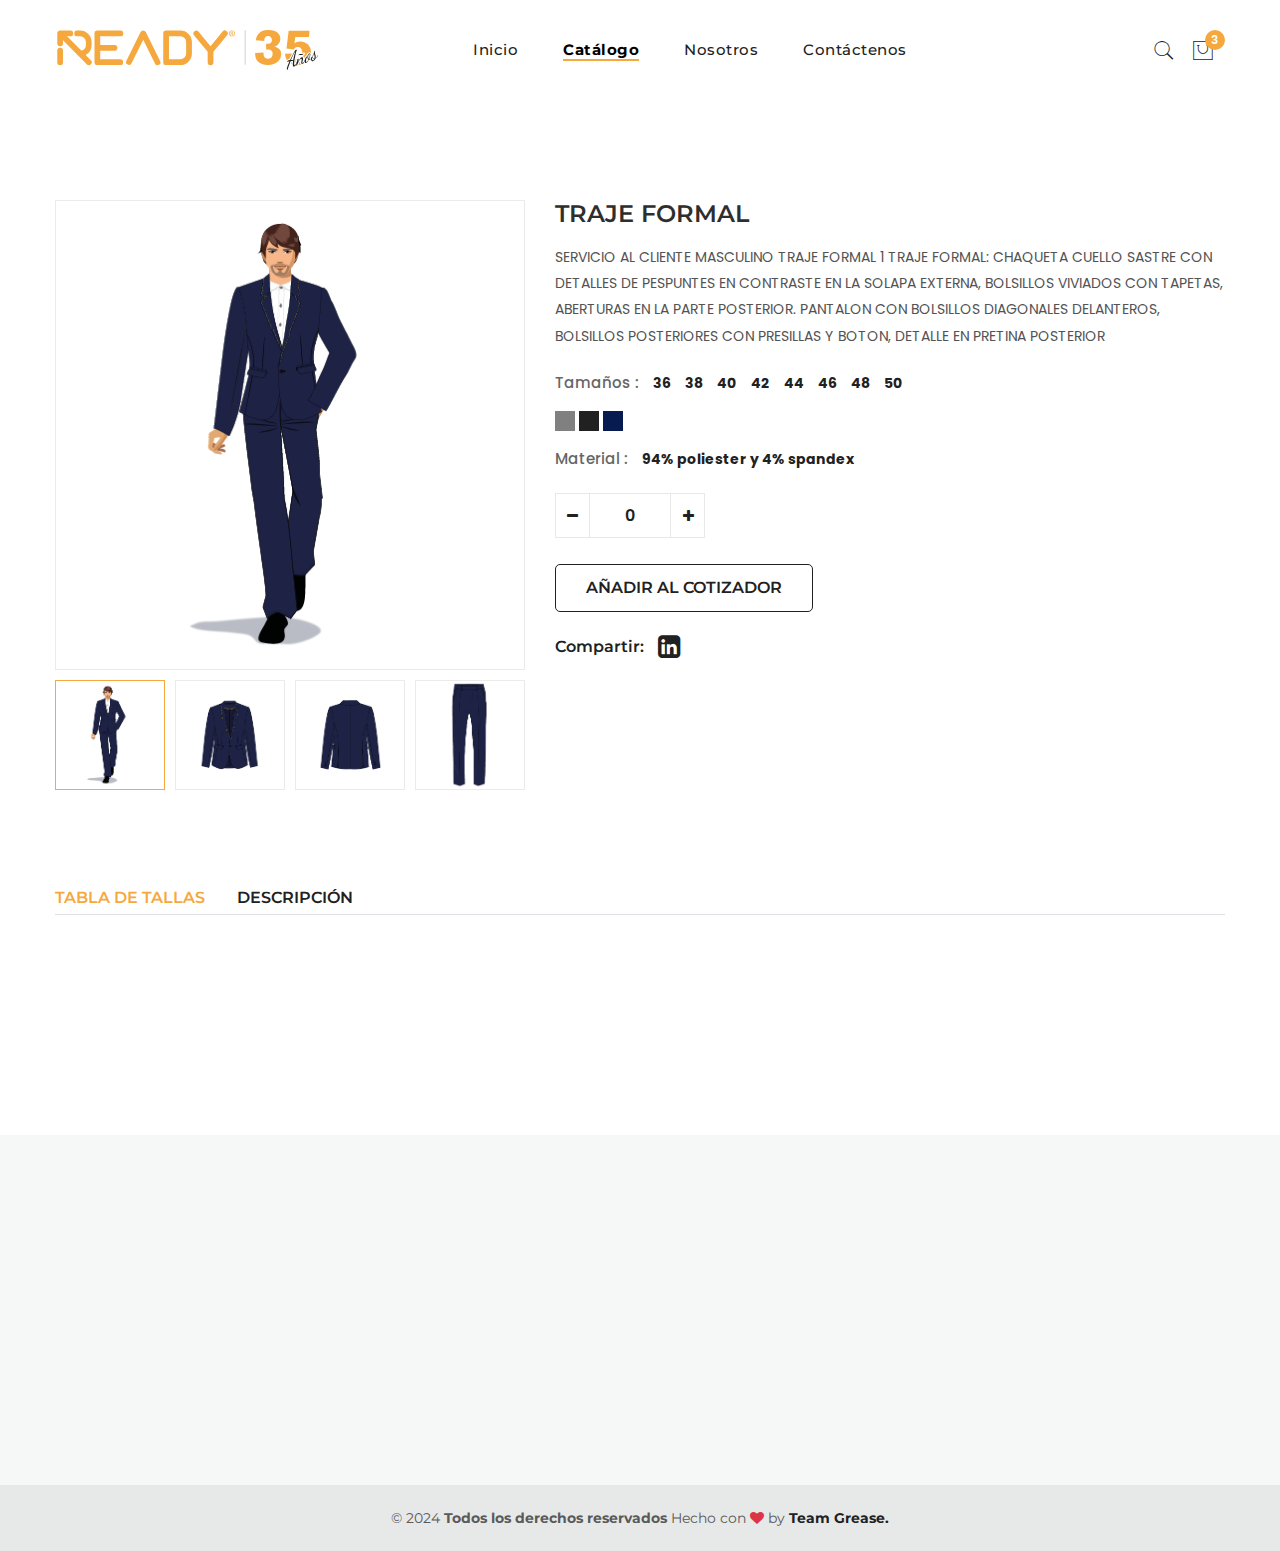
<file: single-product-traje.html>
<!DOCTYPE html>
<html lang="es">

    <head>
        <meta charset="UTF-8" />
        <meta name="viewport" content="width=device-width, initial-scale=1.0" />
        <meta name="description" content="Descubre la variedad de uniformes industriales y corporativos diseñados para la seguridad y el confort de los profesionales en todas las industrias. Ready, líderes en Ecuador.">
        <meta name="keywords" content="uniformes industriales, uniformes corporativos, ropa de trabajo, uniformes personalizados, Ecuador, ropa de seguridad, confort en uniformes">
        <title>Uniformes Industriales y Corporativos de Alta Calidad | Ready Ecuador</title>
        <link rel="shortcut icon" href="assets/images/favicon.ico">
        <!-- Etiquetas  Open Graph -->
        <meta property="og:title" content="Bienvenido a Ready - Uniformes que mueven al mundo" />
        <meta property="og:description" content="En Ready ofrecemos uniformes industriales y corporativos de alta calidad para seguridad y confort. ¡Explora nuestra línea de productos ahora!" />
        <meta property="og:image" content="assets/images/slider/Ready-uniformes-administrativos-ecuador.png" />

        <!-- Vendor CSS (Icon Font) -->
        <link rel="stylesheet" href="assets/css/vendor/fontawesome.min.css">
        <link rel="stylesheet" href="assets/css/vendor/pe-icon-7-stroke.min.css">


        <!-- Plugins CSS (All Plugins Files) -->

        <link rel="stylesheet" href="assets/css/plugins/swiper-bundle.min.css" />
        <link rel="stylesheet" href="assets/css/plugins/animate.min.css" />
        <link rel="stylesheet" href="assets/css/plugins/aos.min.css" />
        <link rel="stylesheet" href="assets/css/plugins/nice-select.min.css" />
        <link rel="stylesheet" href="assets/css/plugins/jquery-ui.min.css" />
        <link rel="stylesheet" href="assets/css/plugins/lightgallery.min.css" />

        <link rel="stylesheet" href="assets/css/style.css" />        

    </head>

<body>
    <div class="header section">

            <!-- Header Top Start -->
            <!--<div class="header-top bg-light">
                <div class="container">
                    <div class="row row-cols-xl-2 align-items-center">                 
                        <div class="col-12 text-center">
                            <p class="header-top-message">Promoción de temporada 20% en prendas seleccionadas <a href="shop-grid.html">Compra ahora</a></p>
                        </div>
                    </div>
                </div>
            </div>-->
            <!-- Header Top End -->

            <!-- Header Bottom Start -->
            <div class="header-bottom">
                <div class="header-sticky">
                    <div class="container">
                        <div class="row align-items-center">

                            <!-- Header Logo Start -->
                            <div class="col-xl-3 col-7">
                                <div class="header-logo">
                                    <a href="index.html"><img src="assets/images/logo/Logo-Ready-30-gold.svg" alt="READY" /></a>
                                </div>
                            </div>
                            <!-- Header Logo End -->

                            <!-- Header Menu Start -->
                            <div class="col-xl-7 d-none d-xl-block">
                                <div class="main-menu position-relative">
                                    <ul>
                                        <li><a href="index.html"> <span>Inicio</span></a></li>
                                        <li><a href="shop-list-left-sidebar.html" class="active"> <span>Catálogo</span></a></li>
                                        <li><a href="about.html"> <span>Nosotros</span></a></li>
                                        
                                       <!-- <li><a href="blog.html"> <span>Blog</span></a></li>-->
                                        <li><a href="contact.html"> <span>Contáctenos</span></a></li>                                   
                                    </ul>
                                </div>
                            </div>
                            <!-- Header Menu End -->

                            <!-- Header Action Start -->
                            <div class="col-xl-2 col-5">
                                <div class="header-actions">

                                    <!-- Search Header Action Button Start -->
                                    <a href="javascript:void(0)" class="header-action-btn header-action-btn-search"><i class="pe-7s-search"></i></a>
                                    <!-- Search Header Action Button End -->                                  
                                    <!-- Shopping Cart Header Action Button Start -->
                                    <a href="javascript:void(0)" class="header-action-btn header-action-btn-cart">
                                        <i class="pe-7s-shopbag"></i>
                                        <span class="header-action-num">3</span>
                                    </a>
                                    <!-- Shopping Cart Header Action Button End -->

                                    <!-- Mobile Menu Hambarger Action Button Start -->
                                    <a href="javascript:void(0)" class="header-action-btn header-action-btn-menu d-xl-none d-lg-block">
                                        <i class="fa fa-bars"></i>
                                    </a>
                                    <!-- Mobile Menu Hambarger Action Button End -->

                                </div>
                            </div>
                            <!-- Header Action End -->

                        </div>
                    </div>
                </div>
            </div>
            <!-- Header Bottom End -->

            <!-- Mobile Menu Start -->
            <div class="mobile-menu-wrapper">
                <div class="offcanvas-overlay"></div>

                <!-- Mobile Menu Inner Start -->
                <div class="mobile-menu-inner">

                    <!-- Button Close Start -->
                    <div class="offcanvas-btn-close">
                        <i class="pe-7s-close"></i>
                    </div>
                    <!-- Button Close End -->

                    <!-- Mobile Menu Start -->
                    <div class="mobile-navigation">
                        <nav>
                            <ul class="mobile-menu">
                               <li><a href="index.html"> <span>Inicio</span></a></li>
                               <li><a href="shop-list-left-sidebar.html"> <span>Catálogo</span></a></li>
                                <li><a href="about.html"> <span>Nosotros</span></a></li>
                                
                               <!-- <li><a href="blog.html"> <span>Blog</span></a></li>-->
                                <li><a href="contact.html"> <span>Contáctenos</span></a></li>    
                            </ul>
                        </nav>
                    </div>
                    <!-- Mobile Menu End -->


                    <!-- Contact Links/Social Links Start -->
                    <div class="mt-auto">

                        <!-- Contact Links Start -->
                        <ul class="contact-links">
                            <li><i class="fa fa-phone"></i><a href="#">UIO (593-2) 3825 520</a></li>
                            <li><i class="fa fa-phone"></i><a href="#">GYE (593-4) 2680 116</a></li>
                            <li><i class="fa fa-envelope-o"></i><a href="#"> ventasuniformes@royaltext.com.ec</a></li>
                        </ul>
                        <!-- Contact Links End -->

                        <!-- Social Widget Start -->
                        <div class="widget-social">                           
                            <a title="Linkedin" href="https://www.linkedin.com/company/royaltexec/"><i class="fa fa-linkedin"></i></a>                           
                        </div>
                        <!-- Social Widget Ende -->
                    </div>
                    <!-- Contact Links/Social Links End -->
                </div>
                <!-- Mobile Menu Inner End -->
            </div>
            <!-- Mobile Menu End -->

            <!-- Offcanvas Search Start -->
            <div class="offcanvas-search">
                <div class="offcanvas-search-inner">

                    <!-- Button Close Start -->
                    <div class="offcanvas-btn-close">
                        <i class="pe-7s-close"></i>
                    </div>
                    <!-- Button Close End -->

                    <!-- Offcanvas Search Form Start -->
                    <form class="offcanvas-search-form" action="#">
                        <input type="text" placeholder="Buscar..." class="offcanvas-search-input">
                    </form>
                    <!-- Offcanvas Search Form End -->

                </div>
            </div>
            <!-- Offcanvas Search End -->
  <!-- Cart Offcanvas Start -->
            <div class="cart-offcanvas-wrapper">
                <div class="offcanvas-overlay"></div>

                <!-- Cart Offcanvas Inner Start -->
                <div class="cart-offcanvas-inner">

                    <!-- Button Close Start -->
                    <div class="offcanvas-btn-close">
                        <i class="pe-7s-close"></i>
                    </div>
                    <!-- Button Close End -->

                    <!-- Offcanvas Cart Content Start -->
                    <div class="offcanvas-cart-content">
                        <!-- Offcanvas Cart Title Start -->
                        <h2 class="offcanvas-cart-title mb-10">Cotizador</h2>
                        <!-- Offcanvas Cart Title End -->

                        <!-- Cart Product/Price Start -->
                        <div class="cart-product-wrapper mb-6">

                            <!-- Single Cart Product Start -->
                            <div class="single-cart-product">
                                <div class="cart-product-thumb">
                                    <a href="single-product-traje.html"><img src="assets/images/products/banco/traje-formal-1.png" alt="Cart Product"></a>
                                </div>
                                <div class="cart-product-content">
                                    <h3 class="title"><a href="single-product.html">Traje formal</a></h3>                                   
                                </div>
                            </div>
                            <!-- Single Cart Product End -->

                            <!-- Product Remove Start -->
                            <div class="cart-product-remove">
                                <a href="#"><i class="fa fa-trash"></i></a>
                            </div>
                            <!-- Product Remove End -->

                        </div>
                        <div class="cart-product-wrapper mb-6">

                            <!-- Single Cart Product Start -->
                            <div class="single-cart-product">
                                <div class="cart-product-thumb">
                                    <a href="single-product.html"><img src="assets/images/products/SWEATERS.png" alt="Cart Product"></a>
                                </div>
                                <div class="cart-product-content">
                                    <h3 class="title"><a href="single-product.html">SWEATER</a></h3>                                   
                                </div>
                            </div>
                            <!-- Single Cart Product End -->

                            <!-- Product Remove Start -->
                            <div class="cart-product-remove">
                                <a href="#"><i class="fa fa-trash"></i></a>
                            </div>
                            <!-- Product Remove End -->

                        </div>
                        <!-- Cart Product/Price End -->                       

                        <!-- Cart Product/Price Start -->
                        <div class="cart-product-wrapper mb-6">

                            <!-- Single Cart Product Start -->
                            <div class="single-cart-product">
                                <div class="cart-product-thumb">
                                    <a href="single-product.html"><img src="assets/images/products/overol-rojo.png" alt="Cart Product"></a>
                                </div>
                                <div class="cart-product-content">
                                    <h3 class="title"><a href="single-product.html">OVEROL</a></h3>                                   
                                </div>
                            </div>
                            <!-- Single Cart Product End -->

                            <!-- Product Remove Start -->
                            <div class="cart-product-remove">
                                <a href="#"><i class="fa fa-trash"></i></a>
                            </div>
                            <!-- Product Remove End -->

                        </div>
                        <!-- Cart Product/Price End -->

                        <!-- Cart Product Total Start -->
                        <!--<div class="cart-product-total">
                            <span class="value">Subtotal</span>
                            <span class="price">220$</span>
                        </div>-->
                        <!-- Cart Product Total End -->

                        <!-- Cart Product Button Start -->
                        <div class="cart-product-btn mt-4">
                            <!-- <a href="#" class="btn btn-dark btn-hover-primary rounded-0 w-100">View cart</a>-->
                            <a href="#" class="btn btn-dark btn-hover-primary rounded-0 w-100 mt-4">Cotizar</a>
                        </div>
                        <!-- Cart Product Button End -->

                    </div>
                    <!-- Offcanvas Cart Content End -->

                </div>
                <!-- Cart Offcanvas Inner End -->
            </div>
            <!-- Cart Offcanvas End -->

        </div>

    <!-- Single Product Section Start -->
    <div class="section section-margin">
        <div class="container">

            <div class="row">
                <div class="col-lg-5 offset-lg-0 col-md-8 offset-md-2 col-custom">

                    <!-- Product Details Image Start -->
                    <div class="product-details-img">

                        <!-- Single Product Image Start -->
                        <div class="single-product-img swiper-container gallery-top">
                            <div class="swiper-wrapper popup-gallery">
                                <a class="swiper-slide w-100" href="assets/images/products/banco/traje-formal-1.png">
                                    <img class="w-100" src="assets/images/products/banco/traje-formal-1.png" alt="Product">
                                </a>
                                <a class="swiper-slide w-100" href="assets/images/products/banco/traje-formal-2.png">
                                    <img class="w-100" src="assets/images/products/banco/traje-formal-2.png" alt="Product">
                                </a>
                                <a class="swiper-slide w-100" href="assets/images/products/banco/traje-formal-3.png">
                                    <img class="w-100" src="assets/images/products/banco/traje-formal-3.png" alt="Product">
                                </a>
                                <a class="swiper-slide w-100" href="assets/images/products/banco/traje-formal-4.png">
                                    <img class="w-100" src="assets/images/products/banco/traje-formal-4.png" alt="Product">
                                </a>
                                <a class="swiper-slide w-100" href="assets/images/products/banco/traje-formal-5.png">
                                    <img class="w-100" src="assets/images/products/banco/traje-formal-5.png" alt="Product">
                                </a>
                            </div>
                        </div>
                        <!-- Single Product Image End -->

                        <!-- Single Product Thumb Start -->
                        <div class="single-product-thumb swiper-container gallery-thumbs">
                            <div class="swiper-wrapper">
                                <div class="swiper-slide">
                                    <img src="assets/images/products/banco/traje-formal-1.png" alt="Product">
                                </div> 
                                <div class="swiper-slide">
                                    <img src="assets/images/products/banco/traje-formal-2.png" alt="Product">
                                </div>  
                                <div class="swiper-slide">
                                    <img src="assets/images/products/banco/traje-formal-3.png" alt="Product">
                                </div>
                                 <div class="swiper-slide">
                                    <img src="assets/images/products/banco/traje-formal-4.png" alt="Product">
                                </div>
                                 <div class="swiper-slide">
                                    <img src="assets/images/products/banco/traje-formal-5.png" alt="Product">
                                </div>
                            </div>

                            <!-- Next Previous Button Start -->
                            <div class="swiper-button-horizental-next  swiper-button-next"><i class="pe-7s-angle-right"></i></div>
                            <div class="swiper-button-horizental-prev swiper-button-prev"><i class="pe-7s-angle-left"></i></div>
                            <!-- Next Previous Button End -->

                        </div>
                        <!-- Single Product Thumb End -->

                    </div>
                    <!-- Product Details Image End -->

                </div>
                <div class="col-lg-7 col-custom">

                    <!-- Product Summery Start -->
                    <div class="product-summery position-relative">

                        <!-- Product Head Start -->
                        <div class="product-head mb-3">
                            <h2 class="product-title">TRAJE FORMAL</h2>
                        </div>
                        <!-- Product Head End -->                      

                        <!-- Description Start -->
                        <p class="desc-content mb-5"> SERVICIO AL CLIENTE MASCULINO TRAJE FORMAL 1
TRAJE FORMAL: CHAQUETA CUELLO SASTRE CON DETALLES DE PESPUNTES EN CONTRASTE EN LA SOLAPA EXTERNA, BOLSILLOS VIVIADOS CON TAPETAS, ABERTURAS EN LA PARTE POSTERIOR. PANTALON CON BOLSILLOS DIAGONALES DELANTEROS, BOLSILLOS POSTERIORES CON PRESILLAS Y BOTON, DETALLE EN PRETINA POSTERIOR</p>
                        <!-- Description End -->

                        <!-- Product Meta Start -->
                        <div class="product-meta mb-3">
                            <!-- Product Size Start -->
                            <div class="product-size">
                                <span>Tamaños :</span>
                                <a href=""><strong>36</strong></a>
                                <a href=""><strong>38</strong></a>
                                <a href=""><strong>40</strong></a>
                                <a href=""><strong>42</strong></a>
                                <a href=""><strong>44</strong></a>
                                <a href=""><strong>46</strong></a>
                                <a href=""><strong>48</strong></a>
                                <a href=""><strong>50</strong></a>

                            </div>
                            <!-- Product Size End -->
                        </div>
                        <!-- Product Meta End -->

                        <!-- Product Color Variation Start -->
                        <div class="product-color-variation mb-3">
                            <button type="button" class="btn bg-grey"></button>
                            <button type="button" class="btn bg-dark"></button>
                            <button type="button" class="btn bg-darkblue"></button>
                        </div>
                        <!-- Product Color Variation End -->

                        <!-- Product Meta Start -->
                        <div class="product-meta mb-5">
                            <!-- Product Material Start -->
                            <div class="product-metarial">
                                <span>Material :</span>
                                <a href=""><strong>94% poliester y 4% spandex</strong></a>
                            </div>
                            <!-- Product Material End -->
                        </div>
                        <!-- Product Meta End -->

                        <!-- Quantity Start -->
                        <div class="quantity mb-5">
                            <div class="cart-plus-minus">
                                <input class="cart-plus-minus-box" value="0" type="text">
                                <div class="dec qtybutton"></div>
                                <div class="inc qtybutton"></div>
                            </div>
                        </div>
                        <!-- Quantity End -->

                        <!-- Cart & Wishlist Button Start -->
                        <div class="cart-wishlist-btn mb-4">
                            <div class="add-to_cart">
                                <a class="btn btn-outline-dark btn-hover-primary" href="#">AÑADIR AL COTIZADOR</a>
                            </div>
                           <!-- <div class="add-to-wishlist">
                                <a class="btn btn-outline-dark btn-hover-primary" href="wishlist.html">Add to Wishlist</a>
                            </div>-->
                        </div>
                        <!-- Cart & Wishlist Button End -->

                        <!-- Social Shear Start -->
                        <div class="social-share">
                            <span>Compartir:</span>
                            <a href="#"><i class="fa fa-linkedin-square linkedin-color"></i></a>
                        </div>
                        <!-- Social Shear End -->                      

                    </div>
                    <!-- Product Summery End -->

                </div>
            </div>

            <div class="row section-margin">
                <!-- Single Product Tab Start -->
                <div class="col-lg-12 col-custom single-product-tab">
                    <ul class="nav nav-tabs" id="myTab" role="tablist">
                        <li class="nav-item">
                            <a class="nav-link active text-uppercase" id="home-tab" data-bs-toggle="tab" href="#connect-1" role="tab" aria-selected="true">Tabla de tallas</a>
                        </li>                                               
                        <li class="nav-item">
                            <a class="nav-link text-uppercase" id="review-tab" data-bs-toggle="tab" href="#connect-4" role="tab" aria-selected="false">DESCRIPCIÓN</a>
                        </li>
                    </ul>
                    <div class="tab-content mb-text" id="myTabContent">
                        <div class="tab-pane fade show active" id="connect-1" role="tabpanel" aria-labelledby="home-tab">
                            <div class="size-tab table-responsive-lg">
                               <!-- <h4 class="title-3 mb-4">Tabla de medidas</h4>-->
                                <div class="row align-items-center justify-content-center">
                                    <div class="col-12 col-sm-8">
                                        <!--<img src="assets/images/products/Overol-size.png" alt="Medidas" style="width: 100%"/>-->
                                    </div>
                                    <!--<div class="col-12 col-sm-8">                                    
                                        <table class="table border mb-0">
                                    
                                        <thead>
                                            <tr>
                                                <th class="cun-name"><span>Tamaño</span></th>
                                                <th>(1)Pecho</th>
                                                <th>(2)Hombro</th>
                                                <th>(3)Manga</th>
                                                <th>(4)Largo</th>
                                            </tr>
                                        </thead>
                                        <tbody>
                                        <tr>
                                            <td>S</td>
                                            <td>108cm/42.12in</td>
                                            <td>54cm/21.06in</td>
                                            <td>48cm/18.72in</td>
                                            <td>65cm/25.35in</td>
                                        </tr>
                                        <tr>
                                            <td class="cun-name"><span>M</span></td>
                                            <td>112cm/43.68in</td>
                                            <td>56cm/21.84in</td>
                                            <td>49cm/19.11in</td>
                                            <td>67cm/26.13in</td>
                                        </tr>
                                        <tr>
                                            <td class="cun-name"><span>L</span></td>
                                            <td>116cm/45.24in</td>
                                            <td>58cm/22.62in</td>
                                            <td>50cm/19.50in</td>
                                            <td>69cm/26.91in</td>
                                        </tr>
                                        <tr>
                                            <td class="cun-name"><span>XL</span></td>
                                            <td>120cm/46.80in</td>
                                            <td>60cm/23.40in</td>
                                            <td>51cm/19.89in</td>
                                            <td>71cm/27.69in</td>
                                        </tr>
                                    </tbody>
                                </table>
                                    </div>-->
                                </div>
                            </div>
                           
                        </div>
                        
                       
                        <div class="tab-pane fade" id="connect-4" role="tabpanel" aria-labelledby="review-tab">
                            <div class="desc-content border p-3">
                                <p class="mb-3"> SERVICIO AL CLIENTE MASCULINO TRAJE FORMAL 1
TRAJE FORMAL: CHAQUETA CUELLO SASTRE CON DETALLES DE PESPUNTES EN CONTRASTE EN LA SOLAPA EXTERNA, BOLSILLOS VIVIADOS CON TAPETAS, ABERTURAS EN LA PARTE POSTERIOR. PANTALON CON BOLSILLOS DIAGONALES DELANTEROS, BOLSILLOS POSTERIORES CON PRESILLAS Y BOTON, DETALLE EN PRETINA POSTERIOR</p>
                            </div>
                        </div>
                    </div>
                </div>
                <!-- Single Product Tab End -->
            </div>
        </div>
    </div>
    <!-- Single Product Section End -->

    <!-- Footer Section Start -->
        <footer class="section footer-section">
            <!-- Footer Top Start -->
            <div class="footer-top section-padding">
                <div class="container">
                    <div class="row mb-n10">
                        <div class="col-12 col-sm-8" data-aos="fade-up" data-aos-delay="200">
                            <div class="single-footer-widget">
                                <h2 class="widget-title">Contáctanos</h2>
                                <!-- Contact Address Start -->
                                <ul class="widget-address">
                                    <li><span>Quito </span> Av. Galo Plaza Lasso N 74-34 y Antonio Basantes | PBX: (593-2) 3825 520</li>
                                    <li><span>Guayaquil: </span> <a href="#">  Kennedy Norte, Mz 404-S3 Edif. KBC, Of 13 -14 | PBX: (593-4) 2680 116</a></li>
                                    <li><span>Email: </span> <a href="#"> ventasuniformes@royaltext.com.ec</a></li>
                                </ul>
                                <!-- Contact Address End -->

                                <!-- Soclial Link Start -->
                                <div class="widget-social justify-content-start mt-4">
                                    <a title="Linkedin" href="https://www.linkedin.com/company/royaltexec/"><i class="fa fa-linkedin"></i></a>
                                </div>
                                <!-- Social Link End -->
                            </div>
                        </div>
                        <div class="col-12 col-sm-4" data-aos="fade-up" data-aos-delay="300">
                            <div class="single-footer-widget">
                                <h2 class="widget-title">Mapa del Sitio</h2>
                                <ul class="widget-list">
                                    <li><a href="index.html">Inicio</a></li>
                                    <li><a href="shop-list-left-sidebar.html">Catálogo</a></li>
                                     <li><a href="about.html">Nosotros</a></li>
                                    <li><a href="contact.html">Contáctenos</a></li>
                                </ul>
                            </div>
                        </div>
                        
                        
                    </div>
                </div>
            </div>
            <!-- Footer Top End -->

            <!-- Footer Bottom Start -->
            <div class="footer-bottom">
                <div class="container">
                    <div class="row align-items-center">
                        <div class="col-12 text-center">
                            <div class="copyright-content">
                                <p class="mb-0">© 2024 <strong>Todos los derechos reservados </strong> Hecho con <i class="fa fa-heart text-danger"></i> by <a href="https://hasthemes.com/">Team Grease.</a></p>
                            </div>
                        </div>
                    </div>
                </div>
            </div>
            <!-- Footer Bottom End -->
        </footer>
        <!-- Footer Section End -->

        <!-- Scroll Top Start -->
        <a href="#" class="scroll-top" id="scroll-top">
            <i class="arrow-top fa fa-long-arrow-up"></i>
            <i class="arrow-bottom fa fa-long-arrow-up"></i>
        </a>
        <!-- Scroll Top End -->

        <!-- Modal Start  -->
        <div class="modalquickview modal fade" id="exampleModalCenter" tabindex="-1" role="dialog" aria-labelledby="exampleModalCenterTitle" aria-hidden="true">
            <div class="modal-dialog modal-dialog-centered" role="document">
                <div class="modal-content">
                    <button class="btn close" data-bs-dismiss="modal">×</button>
                    <div class="row">
                        <div class="col-md-6 col-12">

                            <!-- Product Details Image Start -->
                            <div class="modal-product-carousel">

                                <!-- Single Product Image Start -->
                                <div class="swiper-container">
                                    <div class="swiper-wrapper">
                                        <a class="swiper-slide" href="#">
                                            <img class="w-100" src="assets/images/products/pantalon-hombre.png" alt="Product">
                                        </a>
                                        <a class="swiper-slide" href="#">
                                            <img class="w-100" src="assets/images/products/large-size/2.jpg" alt="Product">
                                        </a>
                                        <a class="swiper-slide" href="#">
                                            <img class="w-100" src="assets/images/products/large-size/3.jpg" alt="Product">
                                        </a>
                                        <a class="swiper-slide" href="#">
                                            <img class="w-100" src="assets/images/products/large-size/4.jpg" alt="Product">
                                        </a>
                                        <a class="swiper-slide" href="#">
                                            <img class="w-100" src="assets/images/products/large-size/5.jpg" alt="Product">
                                        </a>
                                        <a class="swiper-slide" href="#">
                                            <img class="w-100" src="assets/images/products/large-size/6.jpg" alt="Product">
                                        </a>
                                    </div>

                                    <!-- Swiper Pagination Start -->
                                    <!-- <div class="swiper-pagination d-md-none"></div> -->
                                    <!-- Swiper Pagination End -->

                                    <!-- Next Previous Button Start -->
                                    <div class="swiper-product-button-next swiper-button-next"><i class="pe-7s-angle-right"></i></div>
                                    <div class="swiper-product-button-prev swiper-button-prev"><i class="pe-7s-angle-left"></i></div>
                                    <!-- Next Previous Button End -->
                                </div>
                                <!-- Single Product Image End -->

                            </div>
                            <!-- Product Details Image End -->

                        </div>
                        <div class="col-md-6 col-12 overflow-hidden position-relative">

                            <!-- Product Summery Start -->
                            <div class="product-summery">

                                <!-- Product Head Start -->
                                <div class="product-head mb-3">
                                    <h2 class="product-title">PANTALÓN GABARDINA MASCULINO</h2>
                                </div>
                                <!-- Product Head End -->

                                <!-- Price Box Start -->
                                <!--<div class="price-box mb-2">
                                    <span class="regular-price">$80.00</span>
                                    <span class="old-price"><del>$90.00</del></span>
                                </div>-->
                                <!-- Price Box End -->

                                <!-- Rating Start -->
                                <span class="ratings justify-content-start">
                                    <span class="rating-wrap">
                                        <span class="star" style="width: 100%"></span>
                                    </span>
                                    <span class="rating-num">(4)</span>
                                </span>
                                <!-- Rating End -->

                                <!-- SKU Start -->
                                <div class="sku mb-3">
                                    <span>SKU: 12345</span>
                                </div>
                                <!-- SKU End -->

                                <!-- Description Start -->
                                <p class="desc-content mb-5">Bolsillos laterales inclinados y bolsillos posteriores internos. Composición de telas 100% algodón, 100% poliéster, polialgodón o comfort.  variedad de modelos (fits), tallas y colores. botón plástico.</p>
                                <!-- Description End -->

                                <!-- Product Meta Start -->
                                <div class="product-meta mb-3">
                                    <!-- Product Size Start -->
                                    <div class="product-size">
                                        <span>Tallas :</span>
                                        <a href=""><strong>S</strong></a>
                                        <a href=""><strong>M</strong></a>
                                        <a href=""><strong>L</strong></a>
                                        <a href=""><strong>XL</strong></a>
                                    </div>
                                    <!-- Product Size End -->
                                </div>
                                <!-- Product Meta End -->

                                <!-- Product Color Variation Start -->
                                <div class="product-color-variation mb-3">
                                    <button type="button" class="btn bg-cream"></button>
                                    <button type="button" class="btn bg-primary"></button>
                                    <button type="button" class="btn bg-dark"></button>
                                    <button type="button" class="btn bg-success"></button>
                                </div>
                                <!-- Product Color Variation End -->

                                <!-- Product Meta Start -->
                                <div class="product-meta mb-5">
                                    <!-- Product Material Start -->
                                    <div class="product-metarial">
                                        <span>Material :</span>
                                        <strong>Gabardina</strong>                                      
                                    </div>
                                    <!-- Product Material End -->
                                </div>
                                <!-- Product Meta End -->

                                <!-- Quantity Start -->
                                <div class="quantity mb-5">
                                    <div class="cart-plus-minus">
                                        <input class="cart-plus-minus-box" value="0" type="text">
                                        <div class="dec qtybutton"></div>
                                        <div class="inc qtybutton"></div>
                                    </div>
                                </div>
                                <!-- Quantity End -->

                                <!-- Cart & Wishlist Button Start -->
                                <div class="cart-wishlist-btn pb-4 mb-n3">
                                    <div class="add-to_cart mb-3">
                                        <a class="btn btn-outline-dark btn-hover-primary" href="#">Añadir al carro</a>
                                    </div>
                                    <div class="add-to-wishlist mb-3">
                                        <a class="btn btn-outline-dark btn-hover-primary" href="wishlist.html">Añadir a favoritos</a>
                                    </div>
                                </div>
                                <!-- Cart & Wishlist Button End -->

                            </div>
                            <!-- Product Summery End -->

                        </div>
                    </div>
                </div>
            </div>
        </div>
        <!-- Modal End  -->

        <!-- Scripts -->
        <!-- Scripts -->
        <!-- Global Vendor, plugins JS -->

        <!-- Vendors JS -->


        <script src="assets/js/vendor/bootstrap.bundle.min.js"></script>
        <script src="assets/js/vendor/jquery-3.6.0.min.js"></script>
        <script src="assets/js/vendor/jquery-migrate-3.3.2.min.js"></script>
        <script src="assets/js/vendor/modernizr-3.11.2.min.js"></script>


        <!-- Plugins JS -->


        <script src="assets/js/plugins/countdown.min.js"></script>
        <script src="assets/js/plugins/aos.min.js"></script>
        <script src="assets/js/plugins/swiper-bundle.min.js"></script>
        <script src="assets/js/plugins/nice-select.min.js"></script>
        <script src="assets/js/plugins/jquery.ajaxchimp.min.js"></script>
        <script src="assets/js/plugins/jquery-ui.min.js"></script>
        <script src="assets/js/plugins/lightgallery-all.min.js"></script>
        <script src="assets/js/plugins/thia-sticky-sidebar.min.js"></script>


        <!-- Use the minified version files listed below for better performance and remove the files listed above -->


        <!-- 
       <script src="assets/js/vendor.min.js"></script>
       <script src="assets/js/plugins.min.js"></script> 
        -->



        <!--Main JS-->
        <script src="assets/js/main.js"></script>

    </body>

</html>
</file>
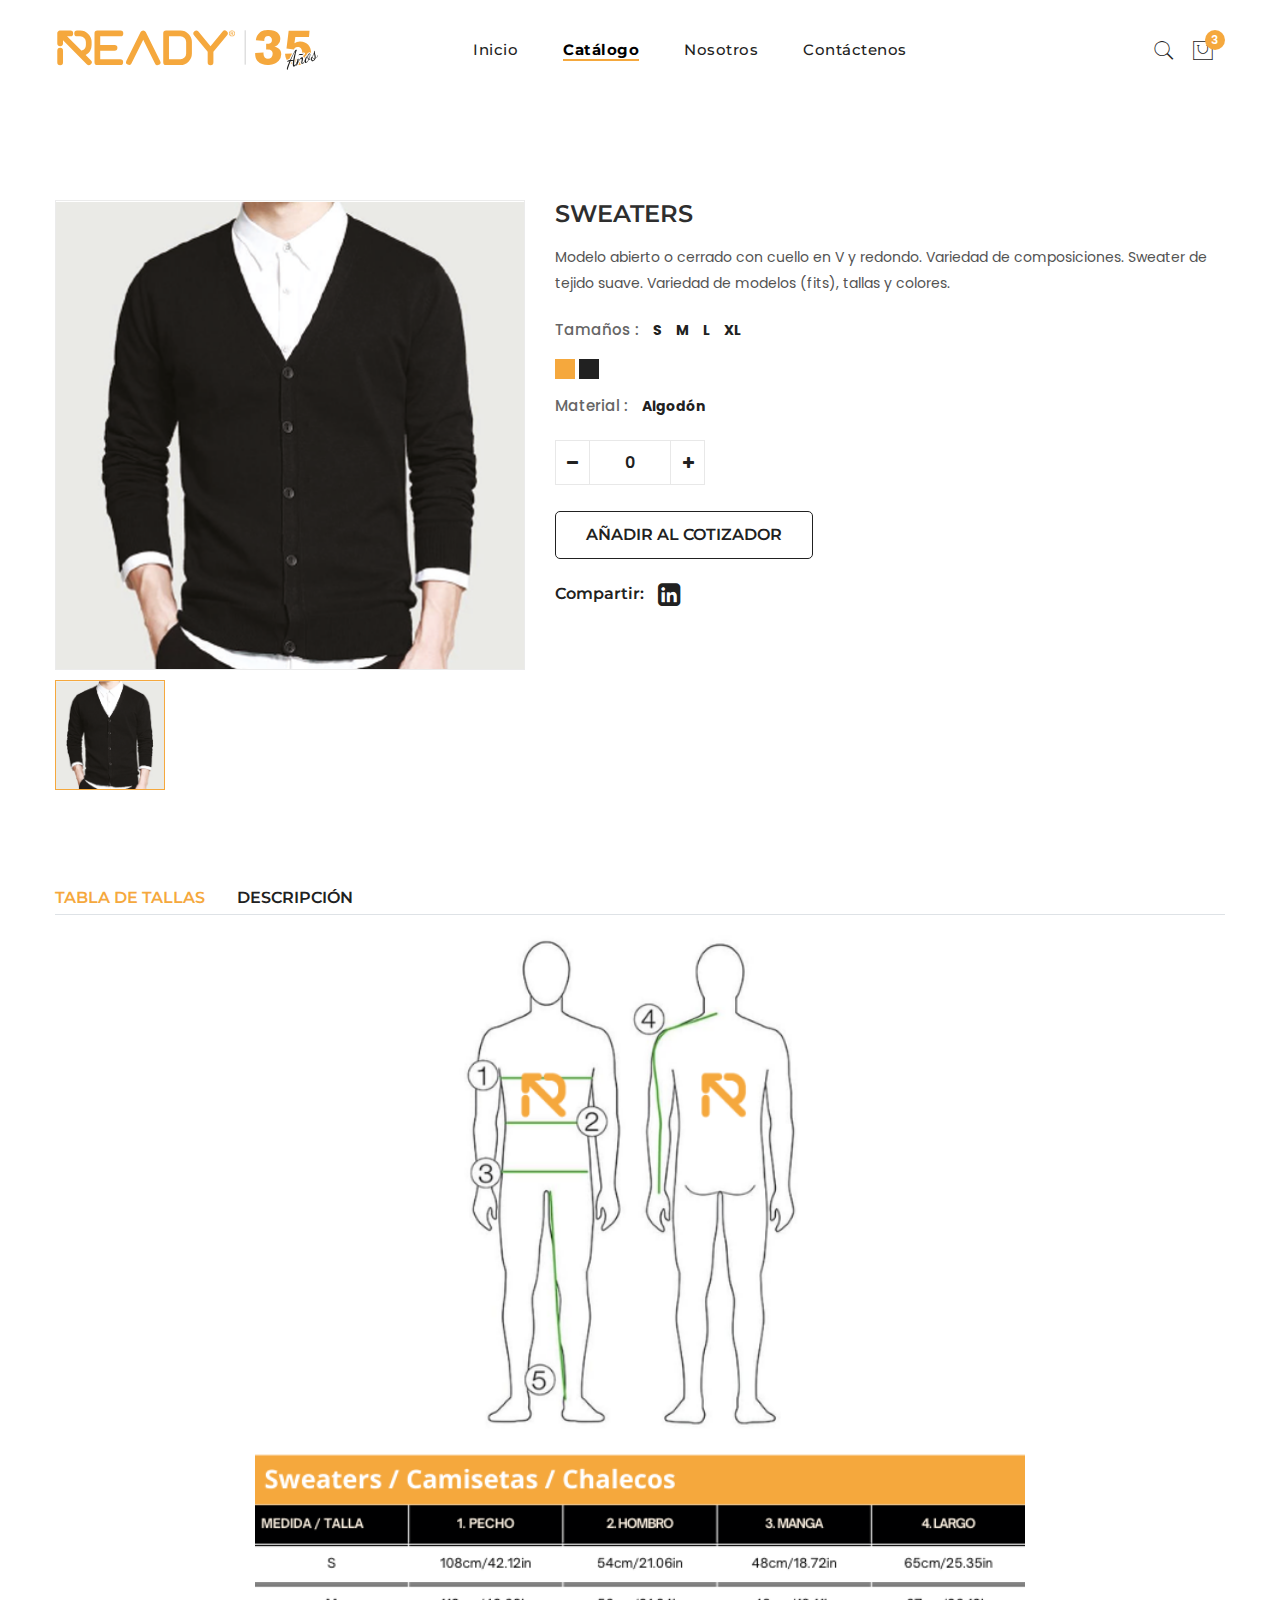
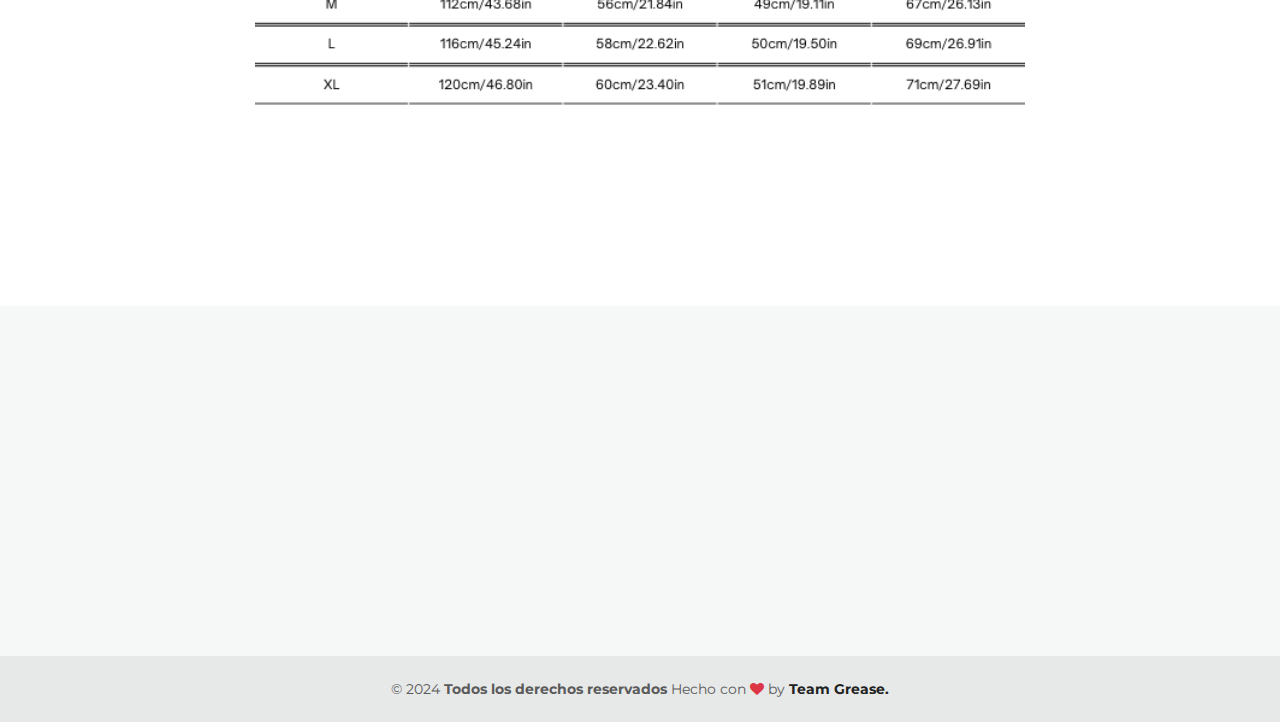
<file: single-product.html>
<!DOCTYPE html>
<html lang="es">

    <head>
        <meta charset="UTF-8" />
        <meta name="viewport" content="width=device-width, initial-scale=1.0" />
        <meta name="description" content="Descubre la variedad de uniformes industriales y corporativos diseñados para la seguridad y el confort de los profesionales en todas las industrias. Ready, líderes en Ecuador.">
        <meta name="keywords" content="uniformes industriales, uniformes corporativos, ropa de trabajo, uniformes personalizados, Ecuador, ropa de seguridad, confort en uniformes">
        <title>Uniformes Industriales y Corporativos de Alta Calidad | Ready Ecuador</title>
        <link rel="shortcut icon" href="assets/images/favicon.ico">
        <!-- Etiquetas  Open Graph -->
        <meta property="og:title" content="Bienvenido a Ready - Uniformes que mueven al mundo" />
        <meta property="og:description" content="En Ready ofrecemos uniformes industriales y corporativos de alta calidad para seguridad y confort. ¡Explora nuestra línea de productos ahora!" />
        <meta property="og:image" content="assets/images/slider/Ready-uniformes-administrativos-ecuador.png" />

        <!-- Vendor CSS (Icon Font) -->
        <link rel="stylesheet" href="assets/css/vendor/fontawesome.min.css">
        <link rel="stylesheet" href="assets/css/vendor/pe-icon-7-stroke.min.css">


        <!-- Plugins CSS (All Plugins Files) -->

        <link rel="stylesheet" href="assets/css/plugins/swiper-bundle.min.css" />
        <link rel="stylesheet" href="assets/css/plugins/animate.min.css" />
        <link rel="stylesheet" href="assets/css/plugins/aos.min.css" />
        <link rel="stylesheet" href="assets/css/plugins/nice-select.min.css" />
        <link rel="stylesheet" href="assets/css/plugins/jquery-ui.min.css" />
        <link rel="stylesheet" href="assets/css/plugins/lightgallery.min.css" />

        <link rel="stylesheet" href="assets/css/style.css" />        
    </head>

<body>
    <div class="header section">

            <!-- Header Top Start -->
            <!--<div class="header-top bg-light">
                <div class="container">
                    <div class="row row-cols-xl-2 align-items-center">                 
                        <div class="col-12 text-center">
                            <p class="header-top-message">Promoción de temporada 20% en prendas seleccionadas <a href="shop-grid.html">Compra ahora</a></p>
                        </div>
                    </div>
                </div>
            </div>-->
            <!-- Header Top End -->

            <!-- Header Bottom Start -->
            <div class="header-bottom">
                <div class="header-sticky">
                    <div class="container">
                        <div class="row align-items-center">

                            <!-- Header Logo Start -->
                            <div class="col-xl-3 col-7">
                                <div class="header-logo">
                                    <a href="index.html"><img src="assets/images/logo/Logo-Ready-30-gold.svg" alt="READY" /></a>
                                </div>
                            </div>
                            <!-- Header Logo End -->

                            <!-- Header Menu Start -->
                            <div class="col-xl-7 d-none d-xl-block">
                                <div class="main-menu position-relative">
                                    <ul>
                                        <li><a href="index.html"> <span>Inicio</span></a></li>
                                        <li><a href="shop-list-left-sidebar.html" class="active"> <span>Catálogo</span></a></li>
                                        <li><a href="about.html"> <span>Nosotros</span></a></li>
                                        
                                       <!-- <li><a href="blog.html"> <span>Blog</span></a></li>-->
                                        <li><a href="contact.html"> <span>Contáctenos</span></a></li>                                   
                                    </ul>
                                </div>
                            </div>
                            <!-- Header Menu End -->

                            <!-- Header Action Start -->
                            <div class="col-xl-2 col-5">
                                <div class="header-actions">

                                    <!-- Search Header Action Button Start -->
                                    <a href="javascript:void(0)" class="header-action-btn header-action-btn-search"><i class="pe-7s-search"></i></a>
                                    <!-- Search Header Action Button End -->                                  
                                    <!-- Shopping Cart Header Action Button Start -->
                                    <a href="javascript:void(0)" class="header-action-btn header-action-btn-cart">
                                        <i class="pe-7s-shopbag"></i>
                                        <span class="header-action-num">3</span>
                                    </a>
                                    <!-- Shopping Cart Header Action Button End -->

                                    <!-- Mobile Menu Hambarger Action Button Start -->
                                    <a href="javascript:void(0)" class="header-action-btn header-action-btn-menu d-xl-none d-lg-block">
                                        <i class="fa fa-bars"></i>
                                    </a>
                                    <!-- Mobile Menu Hambarger Action Button End -->

                                </div>
                            </div>
                            <!-- Header Action End -->

                        </div>
                    </div>
                </div>
            </div>
            <!-- Header Bottom End -->

            <!-- Mobile Menu Start -->
            <div class="mobile-menu-wrapper">
                <div class="offcanvas-overlay"></div>

                <!-- Mobile Menu Inner Start -->
                <div class="mobile-menu-inner">

                    <!-- Button Close Start -->
                    <div class="offcanvas-btn-close">
                        <i class="pe-7s-close"></i>
                    </div>
                    <!-- Button Close End -->

                    <!-- Mobile Menu Start -->
                    <div class="mobile-navigation">
                        <nav>
                            <ul class="mobile-menu">
                               <li><a href="index.html"> <span>Inicio</span></a></li>
                               <li><a href="shop-list-left-sidebar.html"> <span>Catálogo</span></a></li>
                                <li><a href="about.html"> <span>Nosotros</span></a></li>
                                
                               <!-- <li><a href="blog.html"> <span>Blog</span></a></li>-->
                                <li><a href="contact.html"> <span>Contáctenos</span></a></li>    
                            </ul>
                        </nav>
                    </div>
                    <!-- Mobile Menu End -->


                    <!-- Contact Links/Social Links Start -->
                    <div class="mt-auto">

                        <!-- Contact Links Start -->
                        <ul class="contact-links">
                            <li><i class="fa fa-phone"></i><a href="#">UIO (593-2) 3825 520</a></li>
                            <li><i class="fa fa-phone"></i><a href="#">GYE (593-4) 2680 116</a></li>
                            <li><i class="fa fa-envelope-o"></i><a href="#"> ventasuniformes@royaltext.com.ec</a></li>
                        </ul>
                        <!-- Contact Links End -->

                        <!-- Social Widget Start -->
                        <div class="widget-social">                           
                            <a title="Linkedin" href="https://www.linkedin.com/company/royaltexec/"><i class="fa fa-linkedin"></i></a>                           
                        </div>
                        <!-- Social Widget Ende -->
                    </div>
                    <!-- Contact Links/Social Links End -->
                </div>
                <!-- Mobile Menu Inner End -->
            </div>
            <!-- Mobile Menu End -->

            <!-- Offcanvas Search Start -->
            <div class="offcanvas-search">
                <div class="offcanvas-search-inner">

                    <!-- Button Close Start -->
                    <div class="offcanvas-btn-close">
                        <i class="pe-7s-close"></i>
                    </div>
                    <!-- Button Close End -->

                    <!-- Offcanvas Search Form Start -->
                    <form class="offcanvas-search-form" action="#">
                        <input type="text" placeholder="Buscar..." class="offcanvas-search-input">
                    </form>
                    <!-- Offcanvas Search Form End -->

                </div>
            </div>
            <!-- Offcanvas Search End -->

           <!-- Cart Offcanvas Start -->
            <div class="cart-offcanvas-wrapper">
                <div class="offcanvas-overlay"></div>

                <!-- Cart Offcanvas Inner Start -->
                <div class="cart-offcanvas-inner">

                    <!-- Button Close Start -->
                    <div class="offcanvas-btn-close">
                        <i class="pe-7s-close"></i>
                    </div>
                    <!-- Button Close End -->

                    <!-- Offcanvas Cart Content Start -->
                    <div class="offcanvas-cart-content">
                        <!-- Offcanvas Cart Title Start -->
                        <h2 class="offcanvas-cart-title mb-10">Cotizador</h2>
                        <!-- Offcanvas Cart Title End -->

                        <!-- Cart Product/Price Start -->
                        <div class="cart-product-wrapper mb-6">

                            <!-- Single Cart Product Start -->
                            <div class="single-cart-product">
                                <div class="cart-product-thumb">
                                    <a href="single-product-traje.html"><img src="assets/images/products/banco/traje-formal-1.png" alt="Cart Product"></a>
                                </div>
                                <div class="cart-product-content">
                                    <h3 class="title"><a href="single-product.html">Traje formal</a></h3>                                   
                                </div>
                            </div>
                            <!-- Single Cart Product End -->

                            <!-- Product Remove Start -->
                            <div class="cart-product-remove">
                                <a href="#"><i class="fa fa-trash"></i></a>
                            </div>
                            <!-- Product Remove End -->

                        </div>
                        <div class="cart-product-wrapper mb-6">

                            <!-- Single Cart Product Start -->
                            <div class="single-cart-product">
                                <div class="cart-product-thumb">
                                    <a href="single-product.html"><img src="assets/images/products/SWEATERS.png" alt="Cart Product"></a>
                                </div>
                                <div class="cart-product-content">
                                    <h3 class="title"><a href="single-product.html">SWEATER</a></h3>                                   
                                </div>
                            </div>
                            <!-- Single Cart Product End -->

                            <!-- Product Remove Start -->
                            <div class="cart-product-remove">
                                <a href="#"><i class="fa fa-trash"></i></a>
                            </div>
                            <!-- Product Remove End -->

                        </div>
                        <!-- Cart Product/Price End -->                       

                        <!-- Cart Product/Price Start -->
                        <div class="cart-product-wrapper mb-6">

                            <!-- Single Cart Product Start -->
                            <div class="single-cart-product">
                                <div class="cart-product-thumb">
                                    <a href="single-product.html"><img src="assets/images/products/overol-rojo.png" alt="Cart Product"></a>
                                </div>
                                <div class="cart-product-content">
                                    <h3 class="title"><a href="single-product.html">OVEROL</a></h3>                                   
                                </div>
                            </div>
                            <!-- Single Cart Product End -->

                            <!-- Product Remove Start -->
                            <div class="cart-product-remove">
                                <a href="#"><i class="fa fa-trash"></i></a>
                            </div>
                            <!-- Product Remove End -->

                        </div>
                        <!-- Cart Product/Price End -->

                        <!-- Cart Product Total Start -->
                        <!--<div class="cart-product-total">
                            <span class="value">Subtotal</span>
                            <span class="price">220$</span>
                        </div>-->
                        <!-- Cart Product Total End -->

                        <!-- Cart Product Button Start -->
                        <div class="cart-product-btn mt-4">
                            <!-- <a href="#" class="btn btn-dark btn-hover-primary rounded-0 w-100">View cart</a>-->
                            <a href="#" class="btn btn-dark btn-hover-primary rounded-0 w-100 mt-4">Cotizar</a>
                        </div>
                        <!-- Cart Product Button End -->

                    </div>
                    <!-- Offcanvas Cart Content End -->

                </div>
                <!-- Cart Offcanvas Inner End -->
            </div>
            <!-- Cart Offcanvas End -->

        </div>
    <!-- Single Product Section Start -->
    <div class="section section-margin">
        <div class="container">

            <div class="row">
                <div class="col-lg-5 offset-lg-0 col-md-8 offset-md-2 col-custom">

                    <!-- Product Details Image Start -->
                    <div class="product-details-img">

                        <!-- Single Product Image Start -->
                        <div class="single-product-img swiper-container gallery-top">
                            <div class="swiper-wrapper popup-gallery">
                                <a class="swiper-slide w-100" href="assets/images/products/SWEATERS.png">
                                    <img class="w-100" src="assets/images/products/SWEATERS.png" alt="Product">
                                </a>
                            </div>
                        </div>
                        <!-- Single Product Image End -->

                        <!-- Single Product Thumb Start -->
                        <div class="single-product-thumb swiper-container gallery-thumbs">
                            <div class="swiper-wrapper">
                                <div class="swiper-slide">
                                    <img src="assets/images/products/SWEATERS.png" alt="Product">
                                </div>                                
                            </div>

                            <!-- Next Previous Button Start -->
                            <div class="swiper-button-horizental-next  swiper-button-next"><i class="pe-7s-angle-right"></i></div>
                            <div class="swiper-button-horizental-prev swiper-button-prev"><i class="pe-7s-angle-left"></i></div>
                            <!-- Next Previous Button End -->

                        </div>
                        <!-- Single Product Thumb End -->

                    </div>
                    <!-- Product Details Image End -->

                </div>
                <div class="col-lg-7 col-custom">

                    <!-- Product Summery Start -->
                    <div class="product-summery position-relative">

                        <!-- Product Head Start -->
                        <div class="product-head mb-3">
                            <h2 class="product-title">SWEATERS</h2>
                        </div>
                        <!-- Product Head End -->                      

                        <!-- Description Start -->
                        <p class="desc-content mb-5">Modelo abierto o cerrado con cuello en V y redondo. Variedad de composiciones. Sweater de tejido suave. Variedad de modelos (fits), tallas y colores.</p>
                        <!-- Description End -->

                        <!-- Product Meta Start -->
                        <div class="product-meta mb-3">
                            <!-- Product Size Start -->
                            <div class="product-size">
                                <span>Tamaños :</span>
                                <a href=""><strong>S</strong></a>
                                <a href=""><strong>M</strong></a>
                                <a href=""><strong>L</strong></a>
                                <a href=""><strong>XL</strong></a>
                            </div>
                            <!-- Product Size End -->
                        </div>
                        <!-- Product Meta End -->

                        <!-- Product Color Variation Start -->
                        <div class="product-color-variation mb-3">
                            <button type="button" class="btn bg-primary"></button>
                            <button type="button" class="btn bg-dark"></button>
                        </div>
                        <!-- Product Color Variation End -->

                        <!-- Product Meta Start -->
                        <div class="product-meta mb-5">
                            <!-- Product Material Start -->
                            <div class="product-metarial">
                                <span>Material :</span>
                                <a href=""><strong>Algodón</strong></a>
                            </div>
                            <!-- Product Material End -->
                        </div>
                        <!-- Product Meta End -->

                        <!-- Quantity Start -->
                        <div class="quantity mb-5">
                            <div class="cart-plus-minus">
                                <input class="cart-plus-minus-box" value="0" type="text">
                                <div class="dec qtybutton"></div>
                                <div class="inc qtybutton"></div>
                            </div>
                        </div>
                        <!-- Quantity End -->

                        <!-- Cart & Wishlist Button Start -->
                        <div class="cart-wishlist-btn mb-4">
                            <div class="add-to_cart">
                                <a class="btn btn-outline-dark btn-hover-primary" href="#">AÑADIR AL COTIZADOR</a>
                            </div>
                           <!-- <div class="add-to-wishlist">
                                <a class="btn btn-outline-dark btn-hover-primary" href="wishlist.html">Add to Wishlist</a>
                            </div>-->
                        </div>
                        <!-- Cart & Wishlist Button End -->

                        <!-- Social Shear Start -->
                        <div class="social-share">
                            <span>Compartir:</span>
                            <a href="#"><i class="fa fa-linkedin-square linkedin-color"></i></a>
                        </div>
                        <!-- Social Shear End -->                      

                    </div>
                    <!-- Product Summery End -->

                </div>
            </div>

            <div class="row section-margin">
                <!-- Single Product Tab Start -->
                <div class="col-lg-12 col-custom single-product-tab">
                    <ul class="nav nav-tabs" id="myTab" role="tablist">
                        <li class="nav-item">
                            <a class="nav-link active text-uppercase" id="home-tab" data-bs-toggle="tab" href="#connect-1" role="tab" aria-selected="true">Tabla de tallas</a>
                        </li>                                               
                        <li class="nav-item">
                            <a class="nav-link text-uppercase" id="review-tab" data-bs-toggle="tab" href="#connect-4" role="tab" aria-selected="false">DESCRIPCIÓN</a>
                        </li>
                    </ul>
                    <div class="tab-content mb-text" id="myTabContent">
                        <div class="tab-pane fade show active" id="connect-1" role="tabpanel" aria-labelledby="home-tab">
                             <div class="size-tab table-responsive-lg">
                               <!-- <h4 class="title-3 mb-4">Tabla de medidas</h4>-->
                                <div class="row align-items-center justify-content-center">
                                    <div class="col-12 col-sm-8">
                                        <img src="assets/images/products/Sweaters-size.png" alt="Medidas" style="width: 100%"/>
                                    </div>
                                    
                                </div>
                            </div>
                           
                        </div>
                        
                      
                        <div class="tab-pane fade" id="connect-4" role="tabpanel" aria-labelledby="review-tab">
                            <div class="desc-content border p-3">
                                <p class="mb-3">Composición de telas: 100% algodón, 100% poliéster, polialgodón. Variedad de modelos (fits), tallas y colores. Bolsillos utilitarios.</p>
                            </div>
                        </div>
                    </div>
                </div>
                <!-- Single Product Tab End -->
            </div>
        </div>
    </div>
    <!-- Single Product Section End -->

   <!-- Footer Section Start -->
        <footer class="section footer-section">
            <!-- Footer Top Start -->
            <div class="footer-top section-padding">
                <div class="container">
                    <div class="row mb-n10">
                        <div class="col-12 col-sm-8" data-aos="fade-up" data-aos-delay="200">
                            <div class="single-footer-widget">
                                <h2 class="widget-title">Contáctanos</h2>
                                <!-- Contact Address Start -->
                                <ul class="widget-address">
                                    <li><span>Quito </span> Av. Galo Plaza Lasso N 74-34 y Antonio Basantes | PBX: (593-2) 3825 520</li>
                                    <li><span>Guayaquil: </span> <a href="#">  Kennedy Norte, Mz 404-S3 Edif. KBC, Of 13 -14 | PBX: (593-4) 2680 116</a></li>
                                    <li><span>Email: </span> <a href="#"> ventasuniformes@royaltext.com.ec</a></li>
                                </ul>
                                <!-- Contact Address End -->

                                <!-- Soclial Link Start -->
                                <div class="widget-social justify-content-start mt-4">
                                    <a title="Linkedin" href="https://www.linkedin.com/company/royaltexec/"><i class="fa fa-linkedin"></i></a>
                                </div>
                                <!-- Social Link End -->
                            </div>
                        </div>
                        <div class="col-12 col-sm-4" data-aos="fade-up" data-aos-delay="300">
                            <div class="single-footer-widget">
                                <h2 class="widget-title">Mapa del Sitio</h2>
                                <ul class="widget-list">
                                    <li><a href="index.html">Inicio</a></li>
                                    <li><a href="shop-list-left-sidebar.html">Catálogo</a></li>
                                     <li><a href="about.html">Nosotros</a></li>
                                    <li><a href="contact.html">Contáctenos</a></li>
                                </ul>
                            </div>
                        </div>
                        
                        
                    </div>
                </div>
            </div>
            <!-- Footer Top End -->

            <!-- Footer Bottom Start -->
            <div class="footer-bottom">
                <div class="container">
                    <div class="row align-items-center">
                        <div class="col-12 text-center">
                            <div class="copyright-content">
                                <p class="mb-0">© 2024 <strong>Todos los derechos reservados </strong> Hecho con <i class="fa fa-heart text-danger"></i> by <a href="https://hasthemes.com/">Team Grease.</a></p>
                            </div>
                        </div>
                    </div>
                </div>
            </div>
            <!-- Footer Bottom End -->
        </footer>
        <!-- Footer Section End -->

        <!-- Scroll Top Start -->
        <a href="#" class="scroll-top" id="scroll-top">
            <i class="arrow-top fa fa-long-arrow-up"></i>
            <i class="arrow-bottom fa fa-long-arrow-up"></i>
        </a>
        <!-- Scroll Top End -->

        <!-- Modal Start  -->
        <div class="modalquickview modal fade" id="exampleModalCenter" tabindex="-1" role="dialog" aria-labelledby="exampleModalCenterTitle" aria-hidden="true">
            <div class="modal-dialog modal-dialog-centered" role="document">
                <div class="modal-content">
                    <button class="btn close" data-bs-dismiss="modal">×</button>
                    <div class="row">
                        <div class="col-md-6 col-12">

                            <!-- Product Details Image Start -->
                            <div class="modal-product-carousel">

                                <!-- Single Product Image Start -->
                                <div class="swiper-container">
                                    <div class="swiper-wrapper">
                                        <a class="swiper-slide" href="#">
                                            <img class="w-100" src="assets/images/products/pantalon-hombre.png" alt="Product">
                                        </a>
                                        <a class="swiper-slide" href="#">
                                            <img class="w-100" src="assets/images/products/large-size/2.jpg" alt="Product">
                                        </a>
                                        <a class="swiper-slide" href="#">
                                            <img class="w-100" src="assets/images/products/large-size/3.jpg" alt="Product">
                                        </a>
                                        <a class="swiper-slide" href="#">
                                            <img class="w-100" src="assets/images/products/large-size/4.jpg" alt="Product">
                                        </a>
                                        <a class="swiper-slide" href="#">
                                            <img class="w-100" src="assets/images/products/large-size/5.jpg" alt="Product">
                                        </a>
                                        <a class="swiper-slide" href="#">
                                            <img class="w-100" src="assets/images/products/large-size/6.jpg" alt="Product">
                                        </a>
                                    </div>

                                    <!-- Swiper Pagination Start -->
                                    <!-- <div class="swiper-pagination d-md-none"></div> -->
                                    <!-- Swiper Pagination End -->

                                    <!-- Next Previous Button Start -->
                                    <div class="swiper-product-button-next swiper-button-next"><i class="pe-7s-angle-right"></i></div>
                                    <div class="swiper-product-button-prev swiper-button-prev"><i class="pe-7s-angle-left"></i></div>
                                    <!-- Next Previous Button End -->
                                </div>
                                <!-- Single Product Image End -->

                            </div>
                            <!-- Product Details Image End -->

                        </div>
                        <div class="col-md-6 col-12 overflow-hidden position-relative">

                            <!-- Product Summery Start -->
                            <div class="product-summery">

                                <!-- Product Head Start -->
                                <div class="product-head mb-3">
                                    <h2 class="product-title">PANTALÓN GABARDINA MASCULINO</h2>
                                </div>
                                <!-- Product Head End -->

                                <!-- Price Box Start -->
                                <!--<div class="price-box mb-2">
                                    <span class="regular-price">$80.00</span>
                                    <span class="old-price"><del>$90.00</del></span>
                                </div>-->
                                <!-- Price Box End -->

                                <!-- Rating Start -->
                                <span class="ratings justify-content-start">
                                    <span class="rating-wrap">
                                        <span class="star" style="width: 100%"></span>
                                    </span>
                                    <span class="rating-num">(4)</span>
                                </span>
                                <!-- Rating End -->

                                <!-- SKU Start -->
                                <div class="sku mb-3">
                                    <span>SKU: 12345</span>
                                </div>
                                <!-- SKU End -->

                                <!-- Description Start -->
                                <p class="desc-content mb-5">Bolsillos laterales inclinados y bolsillos posteriores internos. Composición de telas 100% algodón, 100% poliéster, polialgodón o comfort.  variedad de modelos (fits), tallas y colores. botón plástico.</p>
                                <!-- Description End -->

                                <!-- Product Meta Start -->
                                <div class="product-meta mb-3">
                                    <!-- Product Size Start -->
                                    <div class="product-size">
                                        <span>Tallas :</span>
                                        <a href=""><strong>S</strong></a>
                                        <a href=""><strong>M</strong></a>
                                        <a href=""><strong>L</strong></a>
                                        <a href=""><strong>XL</strong></a>
                                    </div>
                                    <!-- Product Size End -->
                                </div>
                                <!-- Product Meta End -->

                                <!-- Product Color Variation Start -->
                                <div class="product-color-variation mb-3">
                                    <button type="button" class="btn bg-cream"></button>
                                    <button type="button" class="btn bg-primary"></button>
                                    <button type="button" class="btn bg-dark"></button>
                                    <button type="button" class="btn bg-success"></button>
                                </div>
                                <!-- Product Color Variation End -->

                                <!-- Product Meta Start -->
                                <div class="product-meta mb-5">
                                    <!-- Product Material Start -->
                                    <div class="product-metarial">
                                        <span>Material :</span>
                                        <strong>Gabardina</strong>                                      
                                    </div>
                                    <!-- Product Material End -->
                                </div>
                                <!-- Product Meta End -->

                                <!-- Quantity Start -->
                                <div class="quantity mb-5">
                                    <div class="cart-plus-minus">
                                        <input class="cart-plus-minus-box" value="0" type="text">
                                        <div class="dec qtybutton"></div>
                                        <div class="inc qtybutton"></div>
                                    </div>
                                </div>
                                <!-- Quantity End -->

                                <!-- Cart & Wishlist Button Start -->
                                <div class="cart-wishlist-btn pb-4 mb-n3">
                                    <div class="add-to_cart mb-3">
                                        <a class="btn btn-outline-dark btn-hover-primary" href="#">Añadir al carro</a>
                                    </div>
                                    <div class="add-to-wishlist mb-3">
                                        <a class="btn btn-outline-dark btn-hover-primary" href="wishlist.html">Añadir a favoritos</a>
                                    </div>
                                </div>
                                <!-- Cart & Wishlist Button End -->

                            </div>
                            <!-- Product Summery End -->

                        </div>
                    </div>
                </div>
            </div>
        </div>
        <!-- Modal End  -->

        <!-- Scripts -->
        <!-- Scripts -->
        <!-- Global Vendor, plugins JS -->

        <!-- Vendors JS -->


        <script src="assets/js/vendor/bootstrap.bundle.min.js"></script>
        <script src="assets/js/vendor/jquery-3.6.0.min.js"></script>
        <script src="assets/js/vendor/jquery-migrate-3.3.2.min.js"></script>
        <script src="assets/js/vendor/modernizr-3.11.2.min.js"></script>


        <!-- Plugins JS -->


        <script src="assets/js/plugins/countdown.min.js"></script>
        <script src="assets/js/plugins/aos.min.js"></script>
        <script src="assets/js/plugins/swiper-bundle.min.js"></script>
        <script src="assets/js/plugins/nice-select.min.js"></script>
        <script src="assets/js/plugins/jquery.ajaxchimp.min.js"></script>
        <script src="assets/js/plugins/jquery-ui.min.js"></script>
        <script src="assets/js/plugins/lightgallery-all.min.js"></script>
        <script src="assets/js/plugins/thia-sticky-sidebar.min.js"></script>


        <!-- Use the minified version files listed below for better performance and remove the files listed above -->


        <!-- 
       <script src="assets/js/vendor.min.js"></script>
       <script src="assets/js/plugins.min.js"></script> 
        -->



        <!--Main JS-->
        <script src="assets/js/main.js"></script>

    </body>

</html>
</file>
<file: assets/css/vendor/pe-icon-7-stroke.min.css>
@font-face{font-family:Pe-icon-7-stroke;src:url(../../fonts/pe-icon-7-stroke/Pe-icon-7-stroke.eot?d7yf1v);src:url(../../fonts/pe-icon-7-stroke/Pe-icon-7-stroke.eot?#iefixd7yf1v) format('embedded-opentype'),url(../../fonts/pe-icon-7-stroke/Pe-icon-7-stroke.woff?d7yf1v) format('woff'),url(../../fonts/pe-icon-7-stroke/Pe-icon-7-stroke.ttf?d7yf1v) format('truetype'),url(../../fonts/pe-icon-7-stroke/Pe-icon-7-stroke.svg?d7yf1v#Pe-icon-7-stroke) format('svg');font-weight:400;font-style:normal}[class*=" pe-7s-"],[class^=pe-7s-]{display:inline-block;font-family:Pe-icon-7-stroke;speak:none;font-style:normal;font-weight:400;font-variant:normal;text-transform:none;line-height:1;-webkit-font-smoothing:antialiased;-moz-osx-font-smoothing:grayscale}.pe-7s-album:before{content:"\e6aa"}.pe-7s-arc:before{content:"\e6ab"}.pe-7s-back-2:before{content:"\e6ac"}.pe-7s-bandaid:before{content:"\e6ad"}.pe-7s-car:before{content:"\e6ae"}.pe-7s-diamond:before{content:"\e6af"}.pe-7s-door-lock:before{content:"\e6b0"}.pe-7s-eyedropper:before{content:"\e6b1"}.pe-7s-female:before{content:"\e6b2"}.pe-7s-gym:before{content:"\e6b3"}.pe-7s-hammer:before{content:"\e6b4"}.pe-7s-headphones:before{content:"\e6b5"}.pe-7s-helm:before{content:"\e6b6"}.pe-7s-hourglass:before{content:"\e6b7"}.pe-7s-leaf:before{content:"\e6b8"}.pe-7s-magic-wand:before{content:"\e6b9"}.pe-7s-male:before{content:"\e6ba"}.pe-7s-map-2:before{content:"\e6bb"}.pe-7s-next-2:before{content:"\e6bc"}.pe-7s-paint-bucket:before{content:"\e6bd"}.pe-7s-pendrive:before{content:"\e6be"}.pe-7s-photo:before{content:"\e6bf"}.pe-7s-piggy:before{content:"\e6c0"}.pe-7s-plugin:before{content:"\e6c1"}.pe-7s-refresh-2:before{content:"\e6c2"}.pe-7s-rocket:before{content:"\e6c3"}.pe-7s-settings:before{content:"\e6c4"}.pe-7s-shield:before{content:"\e6c5"}.pe-7s-smile:before{content:"\e6c6"}.pe-7s-usb:before{content:"\e6c7"}.pe-7s-vector:before{content:"\e6c8"}.pe-7s-wine:before{content:"\e6c9"}.pe-7s-cloud-upload:before{content:"\e68a"}.pe-7s-cash:before{content:"\e68c"}.pe-7s-close:before{content:"\e680"}.pe-7s-bluetooth:before{content:"\e68d"}.pe-7s-cloud-download:before{content:"\e68b"}.pe-7s-way:before{content:"\e68e"}.pe-7s-close-circle:before{content:"\e681"}.pe-7s-id:before{content:"\e68f"}.pe-7s-angle-up:before{content:"\e682"}.pe-7s-wristwatch:before{content:"\e690"}.pe-7s-angle-up-circle:before{content:"\e683"}.pe-7s-world:before{content:"\e691"}.pe-7s-angle-right:before{content:"\e684"}.pe-7s-volume:before{content:"\e692"}.pe-7s-angle-right-circle:before{content:"\e685"}.pe-7s-users:before{content:"\e693"}.pe-7s-angle-left:before{content:"\e686"}.pe-7s-user-female:before{content:"\e694"}.pe-7s-angle-left-circle:before{content:"\e687"}.pe-7s-up-arrow:before{content:"\e695"}.pe-7s-angle-down:before{content:"\e688"}.pe-7s-switch:before{content:"\e696"}.pe-7s-angle-down-circle:before{content:"\e689"}.pe-7s-scissors:before{content:"\e697"}.pe-7s-wallet:before{content:"\e600"}.pe-7s-safe:before{content:"\e698"}.pe-7s-volume2:before{content:"\e601"}.pe-7s-volume1:before{content:"\e602"}.pe-7s-voicemail:before{content:"\e603"}.pe-7s-video:before{content:"\e604"}.pe-7s-user:before{content:"\e605"}.pe-7s-upload:before{content:"\e606"}.pe-7s-unlock:before{content:"\e607"}.pe-7s-umbrella:before{content:"\e608"}.pe-7s-trash:before{content:"\e609"}.pe-7s-tools:before{content:"\e60a"}.pe-7s-timer:before{content:"\e60b"}.pe-7s-ticket:before{content:"\e60c"}.pe-7s-target:before{content:"\e60d"}.pe-7s-sun:before{content:"\e60e"}.pe-7s-study:before{content:"\e60f"}.pe-7s-stopwatch:before{content:"\e610"}.pe-7s-star:before{content:"\e611"}.pe-7s-speaker:before{content:"\e612"}.pe-7s-signal:before{content:"\e613"}.pe-7s-shuffle:before{content:"\e614"}.pe-7s-shopbag:before{content:"\e615"}.pe-7s-share:before{content:"\e616"}.pe-7s-server:before{content:"\e617"}.pe-7s-search:before{content:"\e618"}.pe-7s-film:before{content:"\e6a5"}.pe-7s-science:before{content:"\e619"}.pe-7s-disk:before{content:"\e6a6"}.pe-7s-ribbon:before{content:"\e61a"}.pe-7s-repeat:before{content:"\e61b"}.pe-7s-refresh:before{content:"\e61c"}.pe-7s-add-user:before{content:"\e6a9"}.pe-7s-refresh-cloud:before{content:"\e61d"}.pe-7s-paperclip:before{content:"\e69c"}.pe-7s-radio:before{content:"\e61e"}.pe-7s-note2:before{content:"\e69d"}.pe-7s-print:before{content:"\e61f"}.pe-7s-network:before{content:"\e69e"}.pe-7s-prev:before{content:"\e620"}.pe-7s-mute:before{content:"\e69f"}.pe-7s-power:before{content:"\e621"}.pe-7s-medal:before{content:"\e6a0"}.pe-7s-portfolio:before{content:"\e622"}.pe-7s-like2:before{content:"\e6a1"}.pe-7s-plus:before{content:"\e623"}.pe-7s-left-arrow:before{content:"\e6a2"}.pe-7s-play:before{content:"\e624"}.pe-7s-key:before{content:"\e6a3"}.pe-7s-plane:before{content:"\e625"}.pe-7s-joy:before{content:"\e6a4"}.pe-7s-photo-gallery:before{content:"\e626"}.pe-7s-pin:before{content:"\e69b"}.pe-7s-phone:before{content:"\e627"}.pe-7s-plug:before{content:"\e69a"}.pe-7s-pen:before{content:"\e628"}.pe-7s-right-arrow:before{content:"\e699"}.pe-7s-paper-plane:before{content:"\e629"}.pe-7s-delete-user:before{content:"\e6a7"}.pe-7s-paint:before{content:"\e62a"}.pe-7s-bottom-arrow:before{content:"\e6a8"}.pe-7s-notebook:before{content:"\e62b"}.pe-7s-note:before{content:"\e62c"}.pe-7s-next:before{content:"\e62d"}.pe-7s-news-paper:before{content:"\e62e"}.pe-7s-musiclist:before{content:"\e62f"}.pe-7s-music:before{content:"\e630"}.pe-7s-mouse:before{content:"\e631"}.pe-7s-more:before{content:"\e632"}.pe-7s-moon:before{content:"\e633"}.pe-7s-monitor:before{content:"\e634"}.pe-7s-micro:before{content:"\e635"}.pe-7s-menu:before{content:"\e636"}.pe-7s-map:before{content:"\e637"}.pe-7s-map-marker:before{content:"\e638"}.pe-7s-mail:before{content:"\e639"}.pe-7s-mail-open:before{content:"\e63a"}.pe-7s-mail-open-file:before{content:"\e63b"}.pe-7s-magnet:before{content:"\e63c"}.pe-7s-loop:before{content:"\e63d"}.pe-7s-look:before{content:"\e63e"}.pe-7s-lock:before{content:"\e63f"}.pe-7s-lintern:before{content:"\e640"}.pe-7s-link:before{content:"\e641"}.pe-7s-like:before{content:"\e642"}.pe-7s-light:before{content:"\e643"}.pe-7s-less:before{content:"\e644"}.pe-7s-keypad:before{content:"\e645"}.pe-7s-junk:before{content:"\e646"}.pe-7s-info:before{content:"\e647"}.pe-7s-home:before{content:"\e648"}.pe-7s-help2:before{content:"\e649"}.pe-7s-help1:before{content:"\e64a"}.pe-7s-graph3:before{content:"\e64b"}.pe-7s-graph2:before{content:"\e64c"}.pe-7s-graph1:before{content:"\e64d"}.pe-7s-graph:before{content:"\e64e"}.pe-7s-global:before{content:"\e64f"}.pe-7s-gleam:before{content:"\e650"}.pe-7s-glasses:before{content:"\e651"}.pe-7s-gift:before{content:"\e652"}.pe-7s-folder:before{content:"\e653"}.pe-7s-flag:before{content:"\e654"}.pe-7s-filter:before{content:"\e655"}.pe-7s-file:before{content:"\e656"}.pe-7s-expand1:before{content:"\e657"}.pe-7s-exapnd2:before{content:"\e658"}.pe-7s-edit:before{content:"\e659"}.pe-7s-drop:before{content:"\e65a"}.pe-7s-drawer:before{content:"\e65b"}.pe-7s-download:before{content:"\e65c"}.pe-7s-display2:before{content:"\e65d"}.pe-7s-display1:before{content:"\e65e"}.pe-7s-diskette:before{content:"\e65f"}.pe-7s-date:before{content:"\e660"}.pe-7s-cup:before{content:"\e661"}.pe-7s-culture:before{content:"\e662"}.pe-7s-crop:before{content:"\e663"}.pe-7s-credit:before{content:"\e664"}.pe-7s-copy-file:before{content:"\e665"}.pe-7s-config:before{content:"\e666"}.pe-7s-compass:before{content:"\e667"}.pe-7s-comment:before{content:"\e668"}.pe-7s-coffee:before{content:"\e669"}.pe-7s-cloud:before{content:"\e66a"}.pe-7s-clock:before{content:"\e66b"}.pe-7s-check:before{content:"\e66c"}.pe-7s-chat:before{content:"\e66d"}.pe-7s-cart:before{content:"\e66e"}.pe-7s-camera:before{content:"\e66f"}.pe-7s-call:before{content:"\e670"}.pe-7s-calculator:before{content:"\e671"}.pe-7s-browser:before{content:"\e672"}.pe-7s-box2:before{content:"\e673"}.pe-7s-box1:before{content:"\e674"}.pe-7s-bookmarks:before{content:"\e675"}.pe-7s-bicycle:before{content:"\e676"}.pe-7s-bell:before{content:"\e677"}.pe-7s-battery:before{content:"\e678"}.pe-7s-ball:before{content:"\e679"}.pe-7s-back:before{content:"\e67a"}.pe-7s-attention:before{content:"\e67b"}.pe-7s-anchor:before{content:"\e67c"}.pe-7s-albums:before{content:"\e67d"}.pe-7s-alarm:before{content:"\e67e"}.pe-7s-airplay:before{content:"\e67f"}
</file>
<file: assets/css/plugins/lightgallery.min.css>
@font-face{font-family:lg;src:url(../../fonts/lightgallery/lg.ttf?22t19m) format("truetype"),url(../../fonts/lightgallery/lg.woff?22t19m) format("woff"),url(../../fonts/lightgallery/lg.svg?22t19m#lg) format("svg");font-weight:400;font-style:normal;font-display:block}.lg-icon{font-family:lg!important;speak:never;font-style:normal;font-weight:400;font-variant:normal;text-transform:none;line-height:1;-webkit-font-smoothing:antialiased;-moz-osx-font-smoothing:grayscale}.lg-actions .lg-next,.lg-actions .lg-prev{background-color:rgba(0,0,0,.45);border-radius:2px;color:#999;cursor:pointer;display:block;font-size:22px;margin-top:-10px;padding:8px 10px 9px;position:absolute;top:50%;z-index:1080;border:none;outline:0}.lg-actions .lg-next.disabled,.lg-actions .lg-prev.disabled{pointer-events:none;opacity:.5}.lg-actions .lg-next:hover,.lg-actions .lg-prev:hover{color:#FFF}.lg-actions .lg-next{right:20px}.lg-actions .lg-next:before{content:"\e095"}.lg-actions .lg-prev{left:20px}.lg-actions .lg-prev:after{content:"\e094"}@-webkit-keyframes lg-right-end{0%,100%{left:0}50%{left:-30px}}@-moz-keyframes lg-right-end{0%,100%{left:0}50%{left:-30px}}@-ms-keyframes lg-right-end{0%,100%{left:0}50%{left:-30px}}@keyframes lg-right-end{0%,100%{left:0}50%{left:-30px}}@-webkit-keyframes lg-left-end{0%,100%{left:0}50%{left:30px}}@-moz-keyframes lg-left-end{0%,100%{left:0}50%{left:30px}}@-ms-keyframes lg-left-end{0%,100%{left:0}50%{left:30px}}@keyframes lg-left-end{0%,100%{left:0}50%{left:30px}}.lg-outer.lg-right-end .lg-object{-webkit-animation:lg-right-end .3s;-o-animation:lg-right-end .3s;animation:lg-right-end .3s;position:relative}.lg-outer.lg-left-end .lg-object{-webkit-animation:lg-left-end .3s;-o-animation:lg-left-end .3s;animation:lg-left-end .3s;position:relative}.lg-toolbar{z-index:1082;left:0;position:absolute;top:0;width:100%;background-color:rgba(0,0,0,.45)}.lg-toolbar .lg-icon{color:#999;cursor:pointer;float:right;font-size:24px;height:47px;line-height:27px;padding:10px 0;text-align:center;width:50px;text-decoration:none!important;outline:0;background:0 0;border:none;box-shadow:none;-webkit-transition:color .2s linear;-o-transition:color .2s linear;transition:color .2s linear}.lg-toolbar .lg-icon:hover{color:#FFF}.lg-toolbar .lg-close:after{content:"\e070"}.lg-toolbar .lg-download:after{content:"\e0f2"}.lg-sub-html{background-color:rgba(0,0,0,.45);bottom:0;color:#EEE;font-size:16px;left:0;padding:10px 40px;position:fixed;right:0;text-align:center;z-index:1080}.lg-sub-html h4{margin:0;font-size:13px;font-weight:700}.lg-sub-html p{font-size:12px;margin:5px 0 0}#lg-counter{color:#999;display:inline-block;font-size:16px;padding-left:20px;padding-top:12px;vertical-align:middle}.lg-next,.lg-prev,.lg-toolbar{opacity:1;-webkit-transition:-webkit-transform .35s cubic-bezier(0,0,.25,1) 0s,opacity .35s cubic-bezier(0,0,.25,1) 0s,color .2s linear;-moz-transition:-moz-transform .35s cubic-bezier(0,0,.25,1) 0s,opacity .35s cubic-bezier(0,0,.25,1) 0s,color .2s linear;-o-transition:-o-transform .35s cubic-bezier(0,0,.25,1) 0s,opacity .35s cubic-bezier(0,0,.25,1) 0s,color .2s linear;transition:transform .35s cubic-bezier(0,0,.25,1) 0s,opacity .35s cubic-bezier(0,0,.25,1) 0s,color .2s linear}.lg-hide-items .lg-prev{opacity:0;-webkit-transform:translate3d(-10px,0,0);transform:translate3d(-10px,0,0)}.lg-hide-items .lg-next{opacity:0;-webkit-transform:translate3d(10px,0,0);transform:translate3d(10px,0,0)}.lg-hide-items .lg-toolbar{opacity:0;-webkit-transform:translate3d(0,-10px,0);transform:translate3d(0,-10px,0)}body:not(.lg-from-hash) .lg-outer.lg-start-zoom .lg-object{-webkit-transform:scale3d(.5,.5,.5);transform:scale3d(.5,.5,.5);opacity:0;-webkit-transition:-webkit-transform 250ms cubic-bezier(0,0,.25,1) 0s,opacity 250ms cubic-bezier(0,0,.25,1)!important;-moz-transition:-moz-transform 250ms cubic-bezier(0,0,.25,1) 0s,opacity 250ms cubic-bezier(0,0,.25,1)!important;-o-transition:-o-transform 250ms cubic-bezier(0,0,.25,1) 0s,opacity 250ms cubic-bezier(0,0,.25,1)!important;transition:transform 250ms cubic-bezier(0,0,.25,1) 0s,opacity 250ms cubic-bezier(0,0,.25,1)!important;-webkit-transform-origin:50% 50%;-moz-transform-origin:50% 50%;-ms-transform-origin:50% 50%;transform-origin:50% 50%}body:not(.lg-from-hash) .lg-outer.lg-start-zoom .lg-item.lg-complete .lg-object{-webkit-transform:scale3d(1,1,1);transform:scale3d(1,1,1);opacity:1}.lg-outer .lg-thumb-outer{background-color:#0D0A0A;bottom:0;position:absolute;width:100%;z-index:1080;max-height:350px;-webkit-transform:translate3d(0,100%,0);transform:translate3d(0,100%,0);-webkit-transition:-webkit-transform .25s cubic-bezier(0,0,.25,1) 0s;-moz-transition:-moz-transform .25s cubic-bezier(0,0,.25,1) 0s;-o-transition:-o-transform .25s cubic-bezier(0,0,.25,1) 0s;transition:transform .25s cubic-bezier(0,0,.25,1) 0s}.lg-outer .lg-thumb-outer.lg-grab .lg-thumb-item{cursor:-webkit-grab;cursor:-moz-grab;cursor:-o-grab;cursor:-ms-grab;cursor:grab}.lg-outer .lg-thumb-outer.lg-grabbing .lg-thumb-item{cursor:move;cursor:-webkit-grabbing;cursor:-moz-grabbing;cursor:-o-grabbing;cursor:-ms-grabbing;cursor:grabbing}.lg-outer .lg-thumb-outer.lg-dragging .lg-thumb{-webkit-transition-duration:0s!important;transition-duration:0s!important}.lg-outer.lg-thumb-open .lg-thumb-outer{-webkit-transform:translate3d(0,0,0);transform:translate3d(0,0,0)}.lg-outer .lg-thumb{padding:10px 0;height:100%;margin-bottom:-5px}.lg-outer .lg-thumb-item{cursor:pointer;float:left;overflow:hidden;height:100%;border:2px solid #FFF;border-radius:4px;margin-bottom:5px}@media (min-width:1025px){.lg-outer .lg-thumb-item{-webkit-transition:border-color .25s ease;-o-transition:border-color .25s ease;transition:border-color .25s ease}}.lg-outer .lg-thumb-item.active,.lg-outer .lg-thumb-item:hover{border-color:#a90707}.lg-outer .lg-thumb-item img{width:100%;height:100%;object-fit:cover}.lg-outer.lg-has-thumb .lg-item{padding-bottom:120px}.lg-outer.lg-can-toggle .lg-item{padding-bottom:0}.lg-outer.lg-pull-caption-up .lg-sub-html{-webkit-transition:bottom .25s ease;-o-transition:bottom .25s ease;transition:bottom .25s ease}.lg-outer.lg-pull-caption-up.lg-thumb-open .lg-sub-html{bottom:100px}.lg-outer .lg-toogle-thumb{background-color:#0D0A0A;border-radius:2px 2px 0 0;color:#999;cursor:pointer;font-size:24px;height:39px;line-height:27px;padding:5px 0;position:absolute;right:20px;text-align:center;top:-39px;width:50px;outline:0;border:none}.lg-outer .lg-toogle-thumb:after{content:"\e1ff"}.lg-outer .lg-toogle-thumb:hover{color:#FFF}.lg-outer .lg-video-cont{display:inline-block;vertical-align:middle;max-width:1140px;max-height:100%;width:100%;padding:0 5px}.lg-outer .lg-video{width:100%;height:0;padding-bottom:56.25%;overflow:hidden;position:relative}.lg-outer .lg-video .lg-object{display:inline-block;position:absolute;top:0;left:0;width:100%!important;height:100%!important}.lg-outer .lg-video .lg-video-play{width:84px;height:59px;position:absolute;left:50%;top:50%;margin-left:-42px;margin-top:-30px;z-index:1080;cursor:pointer}.lg-outer .lg-has-iframe .lg-video{-webkit-overflow-scrolling:touch;overflow:auto}.lg-outer .lg-has-vimeo .lg-video-play{background:url(../images/lightgallery/vimeo-play.png) no-repeat}.lg-outer .lg-has-vimeo:hover .lg-video-play{background:url(../images/lightgallery/vimeo-play.png) 0 -58px no-repeat}.lg-outer .lg-has-html5 .lg-video-play{background:url(../images/lightgallery/video-play.png) no-repeat;height:64px;margin-left:-32px;margin-top:-32px;width:64px;opacity:.8}.lg-outer .lg-has-html5:hover .lg-video-play{opacity:1}.lg-outer .lg-has-youtube .lg-video-play{background:url(../images/lightgallery/youtube-play.png) no-repeat}.lg-outer .lg-has-youtube:hover .lg-video-play{background:url(../images/lightgallery/youtube-play.png) 0 -60px no-repeat}.lg-outer .lg-video-object{width:100%!important;height:100%!important;position:absolute;top:0;left:0}.lg-outer .lg-has-video .lg-video-object{visibility:hidden}.lg-outer .lg-has-video.lg-video-playing .lg-object,.lg-outer .lg-has-video.lg-video-playing .lg-video-play{display:none}.lg-outer .lg-has-video.lg-video-playing .lg-video-object{visibility:visible}.lg-progress-bar{background-color:#333;height:5px;left:0;position:absolute;top:0;width:100%;z-index:1083;opacity:0;-webkit-transition:opacity 80ms ease 0s;-moz-transition:opacity 80ms ease 0s;-o-transition:opacity 80ms ease 0s;transition:opacity 80ms ease 0s}.lg-progress-bar .lg-progress{background-color:#a90707;height:5px;width:0}.lg-progress-bar.lg-start .lg-progress{width:100%}.lg-show-autoplay .lg-progress-bar{opacity:1}.lg-autoplay-button:after{content:"\e01d"}.lg-show-autoplay .lg-autoplay-button:after{content:"\e01a"}.lg-outer.lg-css3.lg-zoom-dragging .lg-item.lg-complete.lg-zoomable .lg-image,.lg-outer.lg-css3.lg-zoom-dragging .lg-item.lg-complete.lg-zoomable .lg-img-wrap{-webkit-transition-duration:0s;transition-duration:0s}.lg-outer.lg-use-transition-for-zoom .lg-item.lg-complete.lg-zoomable .lg-img-wrap{-webkit-transition:-webkit-transform .3s cubic-bezier(0,0,.25,1) 0s;-moz-transition:-moz-transform .3s cubic-bezier(0,0,.25,1) 0s;-o-transition:-o-transform .3s cubic-bezier(0,0,.25,1) 0s;transition:transform .3s cubic-bezier(0,0,.25,1) 0s}.lg-outer.lg-use-left-for-zoom .lg-item.lg-complete.lg-zoomable .lg-img-wrap{-webkit-transition:left .3s cubic-bezier(0,0,.25,1) 0s,top .3s cubic-bezier(0,0,.25,1) 0s;-moz-transition:left .3s cubic-bezier(0,0,.25,1) 0s,top .3s cubic-bezier(0,0,.25,1) 0s;-o-transition:left .3s cubic-bezier(0,0,.25,1) 0s,top .3s cubic-bezier(0,0,.25,1) 0s;transition:left .3s cubic-bezier(0,0,.25,1) 0s,top .3s cubic-bezier(0,0,.25,1) 0s}.lg-outer .lg-item.lg-complete.lg-zoomable .lg-img-wrap{-webkit-transform:translate3d(0,0,0);transform:translate3d(0,0,0);-webkit-backface-visibility:hidden;-moz-backface-visibility:hidden;backface-visibility:hidden}.lg-outer .lg-item.lg-complete.lg-zoomable .lg-image{-webkit-transform:scale3d(1,1,1);transform:scale3d(1,1,1);-webkit-transition:-webkit-transform .3s cubic-bezier(0,0,.25,1) 0s,opacity .15s!important;-moz-transition:-moz-transform .3s cubic-bezier(0,0,.25,1) 0s,opacity .15s!important;-o-transition:-o-transform .3s cubic-bezier(0,0,.25,1) 0s,opacity .15s!important;transition:transform .3s cubic-bezier(0,0,.25,1) 0s,opacity .15s!important;-webkit-transform-origin:0 0;-moz-transform-origin:0 0;-ms-transform-origin:0 0;transform-origin:0 0;-webkit-backface-visibility:hidden;-moz-backface-visibility:hidden;backface-visibility:hidden}#lg-zoom-in:after{content:"\e311"}#lg-actual-size{font-size:20px}#lg-actual-size:after{content:"\e033"}#lg-zoom-out{opacity:.5;pointer-events:none}#lg-zoom-out:after{content:"\e312"}.lg-zoomed #lg-zoom-out{opacity:1;pointer-events:auto}.lg-outer .lg-pager-outer{bottom:60px;left:0;position:absolute;right:0;text-align:center;z-index:1080;height:10px}.lg-outer .lg-pager-outer.lg-pager-hover .lg-pager-cont{overflow:visible}.lg-outer .lg-pager-cont{cursor:pointer;display:inline-block;overflow:hidden;position:relative;vertical-align:top;margin:0 5px}.lg-outer .lg-pager-cont:hover .lg-pager-thumb-cont{opacity:1;-webkit-transform:translate3d(0,0,0);transform:translate3d(0,0,0)}.lg-outer .lg-pager-cont.lg-pager-active .lg-pager{box-shadow:0 0 0 2px #fff inset}.lg-outer .lg-pager-thumb-cont{background-color:#fff;color:#FFF;bottom:100%;height:83px;left:0;margin-bottom:20px;margin-left:-60px;opacity:0;padding:5px;position:absolute;width:120px;border-radius:3px;-webkit-transition:opacity .15s ease 0s,-webkit-transform .15s ease 0s;-moz-transition:opacity .15s ease 0s,-moz-transform .15s ease 0s;-o-transition:opacity .15s ease 0s,-o-transform .15s ease 0s;transition:opacity .15s ease 0s,transform .15s ease 0s;-webkit-transform:translate3d(0,5px,0);transform:translate3d(0,5px,0)}.lg-outer .lg-pager-thumb-cont img{width:100%;height:100%}.lg-outer .lg-pager{background-color:rgba(255,255,255,.5);border-radius:50%;box-shadow:0 0 0 8px rgba(255,255,255,.7) inset;display:block;height:12px;-webkit-transition:box-shadow .3s ease 0s;-o-transition:box-shadow .3s ease 0s;transition:box-shadow .3s ease 0s;width:12px}.lg-outer .lg-pager:focus,.lg-outer .lg-pager:hover{box-shadow:0 0 0 8px #fff inset}.lg-outer .lg-caret{border-left:10px solid transparent;border-right:10px solid transparent;border-top:10px dashed;bottom:-10px;display:inline-block;height:0;left:50%;margin-left:-5px;position:absolute;vertical-align:middle;width:0}.lg-fullscreen:after{content:"\e20c"}.lg-fullscreen-on .lg-fullscreen:after{content:"\e20d"}.lg-outer #lg-dropdown-overlay{background-color:rgba(0,0,0,.25);bottom:0;cursor:default;left:0;position:fixed;right:0;top:0;z-index:1081;opacity:0;visibility:hidden;-webkit-transition:visibility 0s linear .18s,opacity .18s linear 0s;-o-transition:visibility 0s linear .18s,opacity .18s linear 0s;transition:visibility 0s linear .18s,opacity .18s linear 0s}.lg-outer.lg-dropdown-active #lg-dropdown-overlay,.lg-outer.lg-dropdown-active .lg-dropdown{-webkit-transition-delay:0s;transition-delay:0s;-moz-transform:translate3d(0,0,0);-o-transform:translate3d(0,0,0);-ms-transform:translate3d(0,0,0);-webkit-transform:translate3d(0,0,0);transform:translate3d(0,0,0);opacity:1;visibility:visible}.lg-outer.lg-dropdown-active #lg-share{color:#FFF}.lg-outer .lg-dropdown{background-color:#fff;border-radius:2px;font-size:14px;list-style-type:none;margin:0;padding:10px 0;position:absolute;right:0;text-align:left;top:50px;opacity:0;visibility:hidden;-moz-transform:translate3d(0,5px,0);-o-transform:translate3d(0,5px,0);-ms-transform:translate3d(0,5px,0);-webkit-transform:translate3d(0,5px,0);transform:translate3d(0,5px,0);-webkit-transition:-webkit-transform .18s linear 0s,visibility 0s linear .5s,opacity .18s linear 0s;-moz-transition:-moz-transform .18s linear 0s,visibility 0s linear .5s,opacity .18s linear 0s;-o-transition:-o-transform .18s linear 0s,visibility 0s linear .5s,opacity .18s linear 0s;transition:transform .18s linear 0s,visibility 0s linear .5s,opacity .18s linear 0s}.lg-outer .lg-dropdown:after{content:"";display:block;height:0;width:0;position:absolute;border:8px solid transparent;border-bottom-color:#FFF;right:16px;top:-16px}.lg-outer .lg-dropdown>li:last-child{margin-bottom:0}.lg-outer .lg-dropdown>li:hover .lg-icon,.lg-outer .lg-dropdown>li:hover a{color:#333}.lg-outer .lg-dropdown a{color:#333;display:block;white-space:pre;padding:4px 12px;font-family:"Open Sans","Helvetica Neue",Helvetica,Arial,sans-serif;font-size:12px}.lg-outer .lg-dropdown a:hover{background-color:rgba(0,0,0,.07)}.lg-outer .lg-dropdown .lg-dropdown-text{display:inline-block;line-height:1;margin-top:-3px;vertical-align:middle}.lg-outer .lg-dropdown .lg-icon{color:#333;display:inline-block;float:none;font-size:20px;height:auto;line-height:1;margin-right:8px;padding:0;vertical-align:middle;width:auto}.lg-outer,.lg-outer .lg,.lg-outer .lg-inner{height:100%;width:100%}.lg-outer #lg-share{position:relative}.lg-outer #lg-share:after{content:"\e80d"}.lg-outer #lg-share-facebook .lg-icon{color:#3b5998}.lg-outer #lg-share-facebook .lg-icon:after{content:"\e904"}.lg-outer #lg-share-twitter .lg-icon{color:#00aced}.lg-outer #lg-share-twitter .lg-icon:after{content:"\e907"}.lg-outer #lg-share-googleplus .lg-icon{color:#dd4b39}.lg-outer #lg-share-googleplus .lg-icon:after{content:"\e905"}.lg-outer #lg-share-pinterest .lg-icon{color:#cb2027}.lg-outer #lg-share-pinterest .lg-icon:after{content:"\e906"}.lg-outer .lg-img-rotate{position:absolute;padding:0 5px;left:0;right:0;top:0;bottom:0;-webkit-transition:-webkit-transform .3s cubic-bezier(.32,0,.67,0) 0s;-moz-transition:-moz-transform .3s cubic-bezier(.32,0,.67,0) 0s;-o-transition:-o-transform .3s cubic-bezier(.32,0,.67,0) 0s;transition:transform .3s cubic-bezier(.32,0,.67,0) 0s}.lg-rotate-left:after{content:"\e900"}.lg-rotate-right:after{content:"\e901"}.lg-icon.lg-flip-hor,.lg-icon.lg-flip-ver{font-size:26px}.lg-flip-ver:after{content:"\e903"}.lg-flip-hor:after{content:"\e902"}.lg-group:after{content:"";display:table;clear:both}.lg-outer{position:fixed;top:0;left:0;z-index:1050;text-align:left;opacity:0;outline:0;-webkit-transition:opacity .15s ease 0s;-o-transition:opacity .15s ease 0s;transition:opacity .15s ease 0s}.lg-outer *{-webkit-box-sizing:border-box;-moz-box-sizing:border-box;box-sizing:border-box}.lg-outer.lg-visible{opacity:1}.lg-outer.lg-css3 .lg-item.lg-current,.lg-outer.lg-css3 .lg-item.lg-next-slide,.lg-outer.lg-css3 .lg-item.lg-prev-slide{-webkit-transition-duration:inherit!important;transition-duration:inherit!important;-webkit-transition-timing-function:inherit!important;transition-timing-function:inherit!important}.lg-outer.lg-css3.lg-dragging .lg-item.lg-current,.lg-outer.lg-css3.lg-dragging .lg-item.lg-next-slide,.lg-outer.lg-css3.lg-dragging .lg-item.lg-prev-slide{-webkit-transition-duration:0s!important;transition-duration:0s!important;opacity:1}.lg-outer.lg-grab img.lg-object{cursor:-webkit-grab;cursor:-moz-grab;cursor:-o-grab;cursor:-ms-grab;cursor:grab}.lg-outer.lg-grabbing img.lg-object{cursor:move;cursor:-webkit-grabbing;cursor:-moz-grabbing;cursor:-o-grabbing;cursor:-ms-grabbing;cursor:grabbing}.lg-outer .lg{position:relative;overflow:hidden;margin-left:auto;margin-right:auto;max-width:100%;max-height:100%}.lg-outer .lg-inner{position:absolute;left:0;top:0;white-space:nowrap}.lg-outer .lg-item{background:url(../images/lightgallery/loading.gif) center center no-repeat;display:none!important}.lg-outer.lg-css .lg-current,.lg-outer.lg-css3 .lg-current,.lg-outer.lg-css3 .lg-next-slide,.lg-outer.lg-css3 .lg-prev-slide{display:inline-block!important}.lg-outer .lg-img-wrap,.lg-outer .lg-item{display:inline-block;text-align:center;position:absolute;width:100%;height:100%}.lg-outer .lg-img-wrap:before,.lg-outer .lg-item:before{content:"";display:inline-block;height:50%;width:1px;margin-right:-1px}.lg-outer .lg-img-wrap{position:absolute;padding:0 5px;left:0;right:0;top:0;bottom:0}.lg-outer .lg-item.lg-complete{background-image:none}.lg-outer .lg-item.lg-current{z-index:1060}.lg-outer .lg-image{display:inline-block;vertical-align:middle;max-width:100%;max-height:100%;width:auto!important;height:auto!important}.lg-outer.lg-show-after-load .lg-item .lg-object,.lg-outer.lg-show-after-load .lg-item .lg-video-play{opacity:0;-webkit-transition:opacity .15s ease 0s;-o-transition:opacity .15s ease 0s;transition:opacity .15s ease 0s}.lg-outer.lg-show-after-load .lg-item.lg-complete .lg-object,.lg-outer.lg-show-after-load .lg-item.lg-complete .lg-video-play{opacity:1}.lg-outer .lg-empty-html,.lg-outer.lg-hide-download #lg-download{display:none}.lg-backdrop{position:fixed;top:0;left:0;right:0;bottom:0;z-index:1040;background-color:#000;opacity:0;-webkit-transition:opacity .15s ease 0s;-o-transition:opacity .15s ease 0s;transition:opacity .15s ease 0s}.lg-backdrop.in{opacity:1}.lg-css3.lg-no-trans .lg-current,.lg-css3.lg-no-trans .lg-next-slide,.lg-css3.lg-no-trans .lg-prev-slide{-webkit-transition:none 0s ease 0s!important;-moz-transition:none 0s ease 0s!important;-o-transition:none 0s ease 0s!important;transition:none 0s ease 0s!important}.lg-css3.lg-use-css3 .lg-item,.lg-css3.lg-use-left .lg-item{-webkit-backface-visibility:hidden;-moz-backface-visibility:hidden;backface-visibility:hidden}.lg-css3.lg-fade .lg-item{opacity:0}.lg-css3.lg-fade .lg-item.lg-current{opacity:1}.lg-css3.lg-fade .lg-item.lg-current,.lg-css3.lg-fade .lg-item.lg-next-slide,.lg-css3.lg-fade .lg-item.lg-prev-slide{-webkit-transition:opacity .1s ease 0s;-moz-transition:opacity .1s ease 0s;-o-transition:opacity .1s ease 0s;transition:opacity .1s ease 0s}.lg-css3.lg-slide.lg-use-css3 .lg-item{opacity:0}.lg-css3.lg-slide.lg-use-css3 .lg-item.lg-prev-slide{-webkit-transform:translate3d(-100%,0,0);transform:translate3d(-100%,0,0)}.lg-css3.lg-slide.lg-use-css3 .lg-item.lg-next-slide{-webkit-transform:translate3d(100%,0,0);transform:translate3d(100%,0,0)}.lg-css3.lg-slide.lg-use-css3 .lg-item.lg-current{-webkit-transform:translate3d(0,0,0);transform:translate3d(0,0,0);opacity:1}.lg-css3.lg-slide.lg-use-css3 .lg-item.lg-current,.lg-css3.lg-slide.lg-use-css3 .lg-item.lg-next-slide,.lg-css3.lg-slide.lg-use-css3 .lg-item.lg-prev-slide{-webkit-transition:-webkit-transform 1s cubic-bezier(0,0,.25,1) 0s,opacity .1s ease 0s;-moz-transition:-moz-transform 1s cubic-bezier(0,0,.25,1) 0s,opacity .1s ease 0s;-o-transition:-o-transform 1s cubic-bezier(0,0,.25,1) 0s,opacity .1s ease 0s;transition:transform 1s cubic-bezier(0,0,.25,1) 0s,opacity .1s ease 0s}.lg-css3.lg-slide.lg-use-left .lg-item{opacity:0;position:absolute;left:0}.lg-css3.lg-slide.lg-use-left .lg-item.lg-prev-slide{left:-100%}.lg-css3.lg-slide.lg-use-left .lg-item.lg-next-slide{left:100%}.lg-css3.lg-slide.lg-use-left .lg-item.lg-current{left:0;opacity:1}.lg-css3.lg-slide.lg-use-left .lg-item.lg-current,.lg-css3.lg-slide.lg-use-left .lg-item.lg-next-slide,.lg-css3.lg-slide.lg-use-left .lg-item.lg-prev-slide{-webkit-transition:left 1s cubic-bezier(0,0,.25,1) 0s,opacity .1s ease 0s;-moz-transition:left 1s cubic-bezier(0,0,.25,1) 0s,opacity .1s ease 0s;-o-transition:left 1s cubic-bezier(0,0,.25,1) 0s,opacity .1s ease 0s;transition:left 1s cubic-bezier(0,0,.25,1) 0s,opacity .1s ease 0s}
</file>
